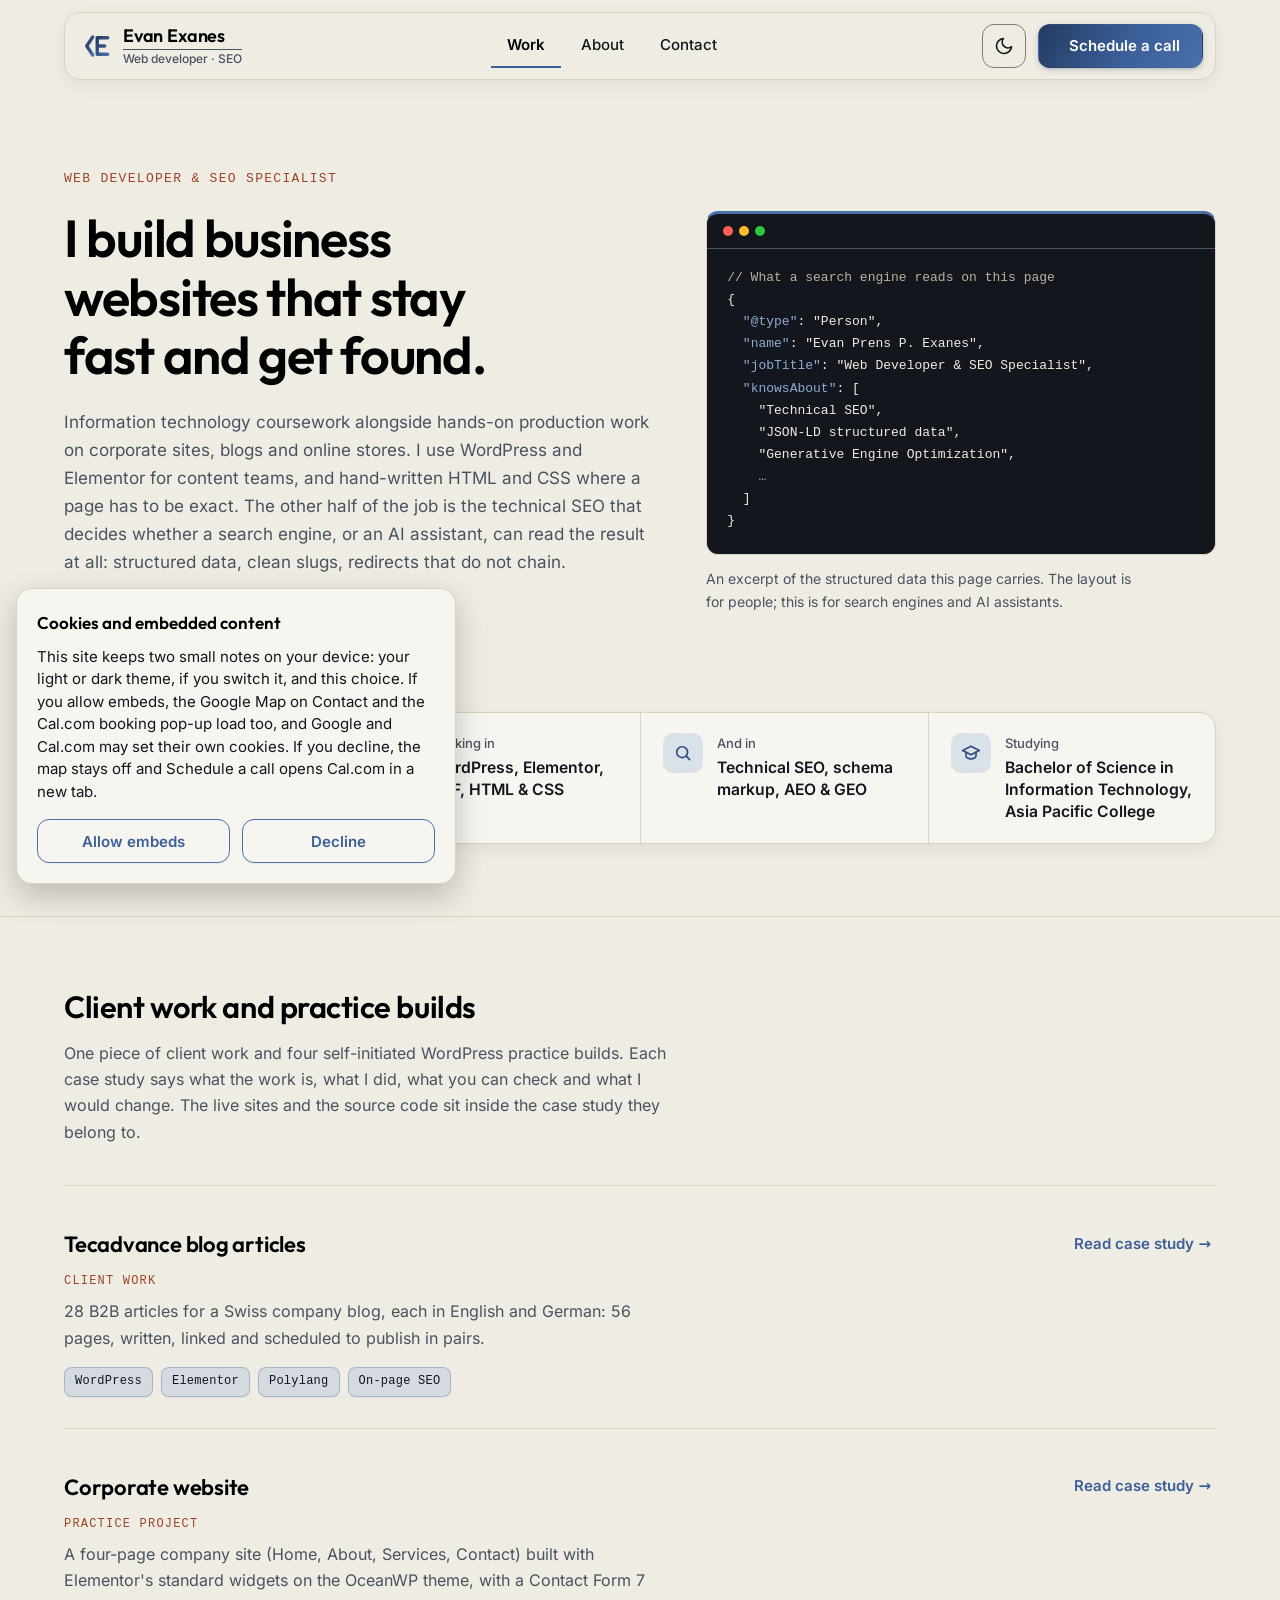
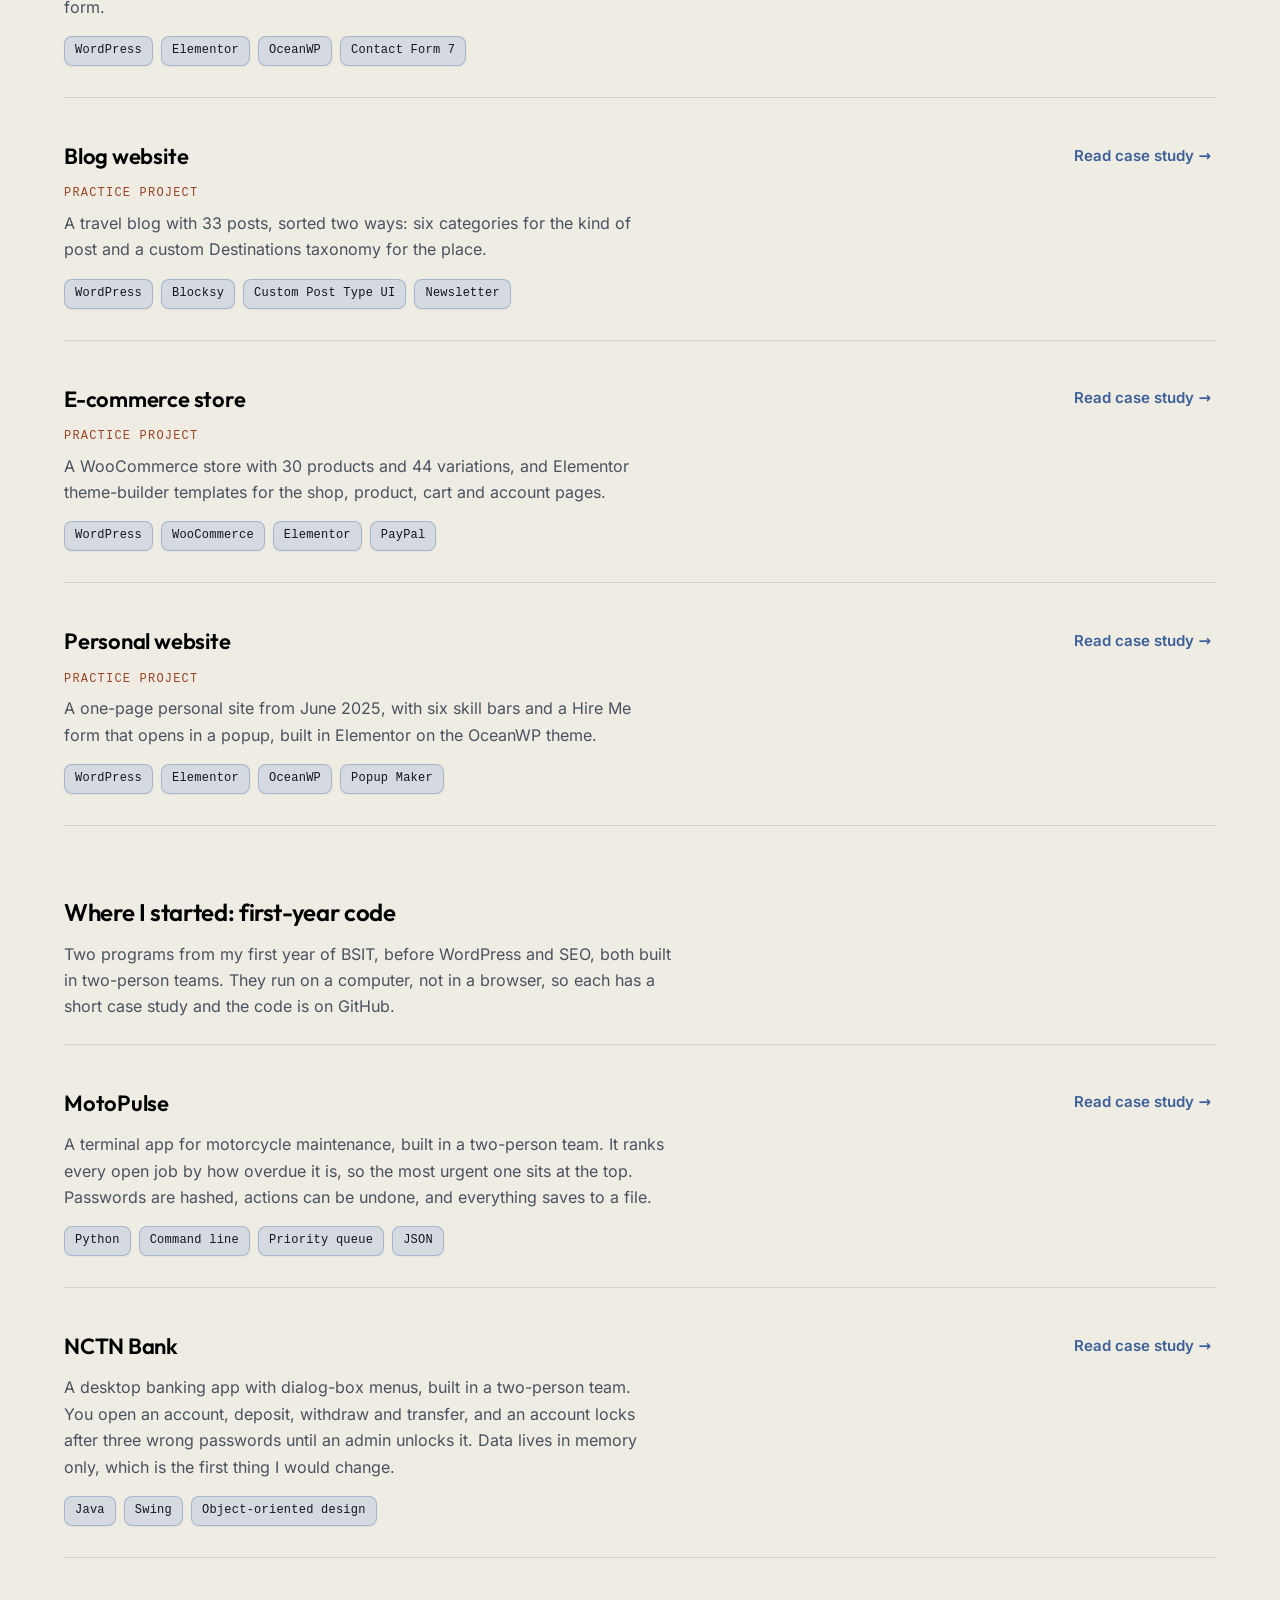
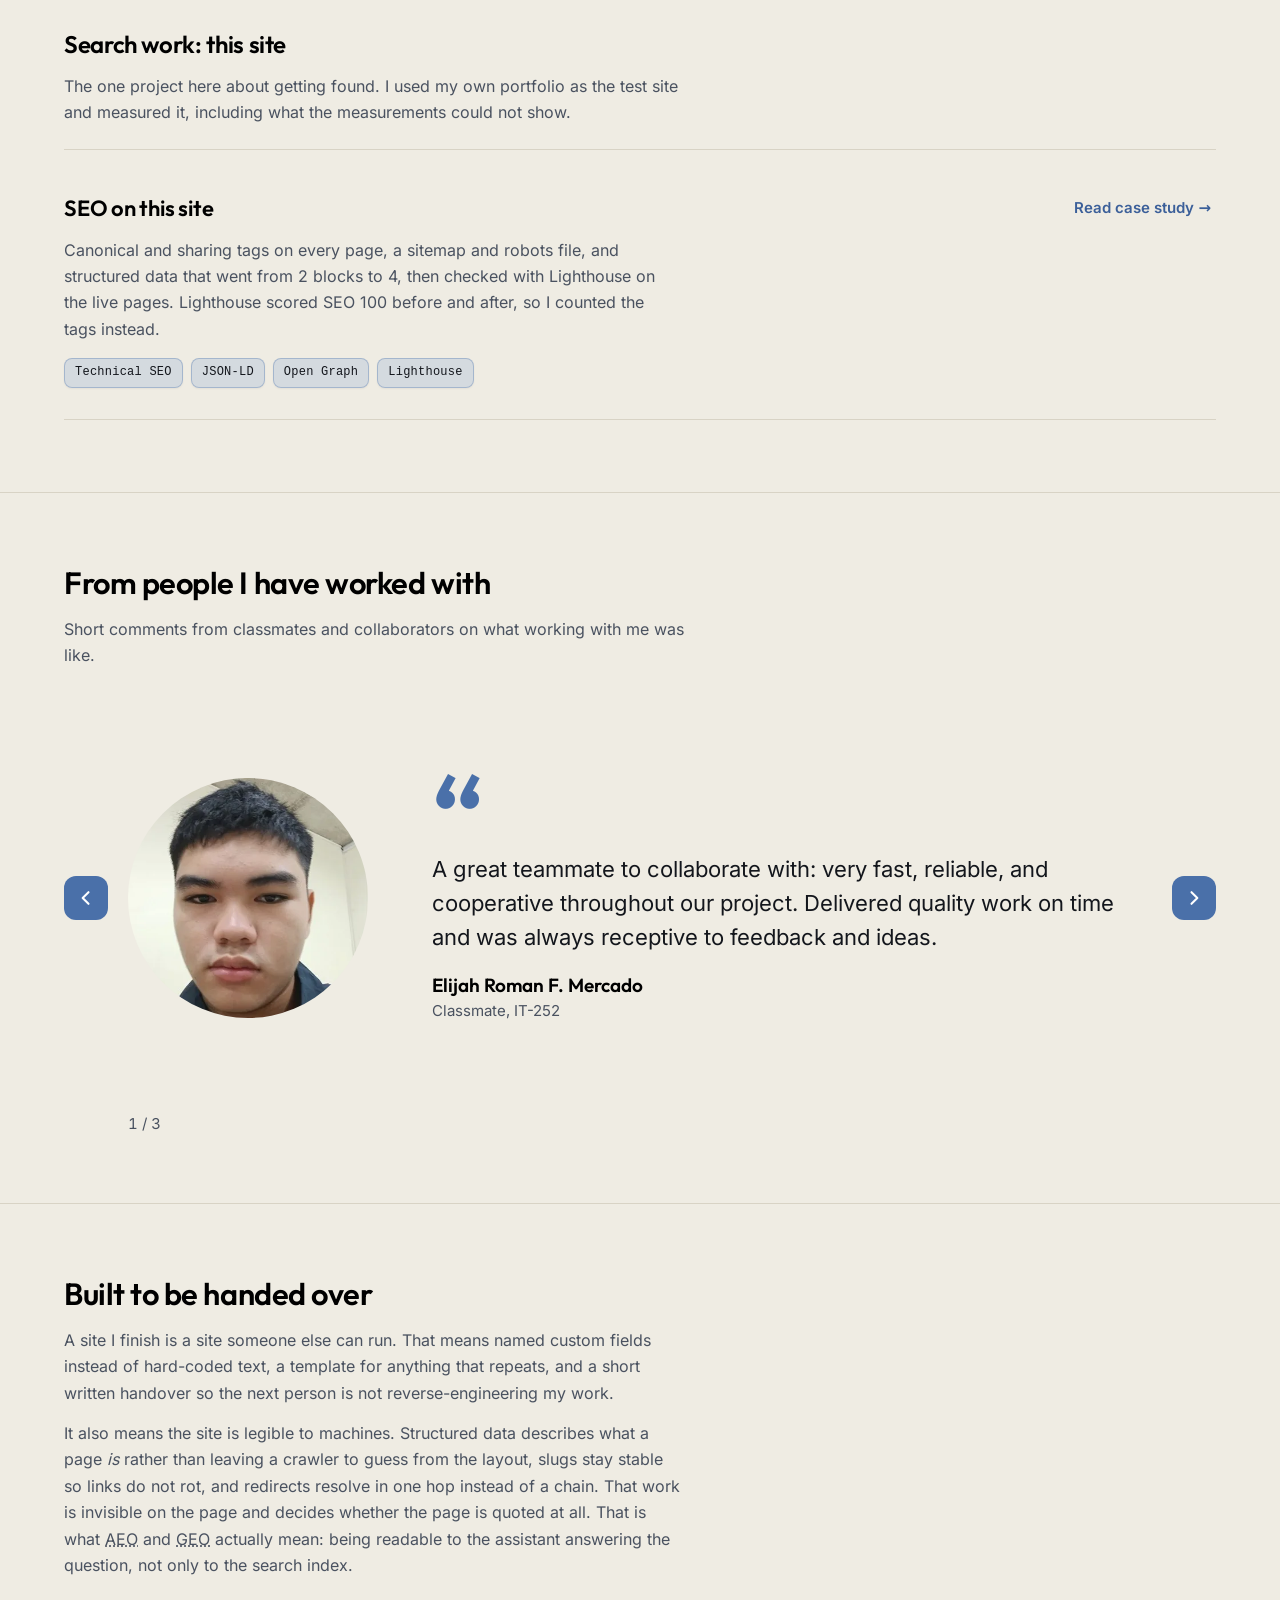
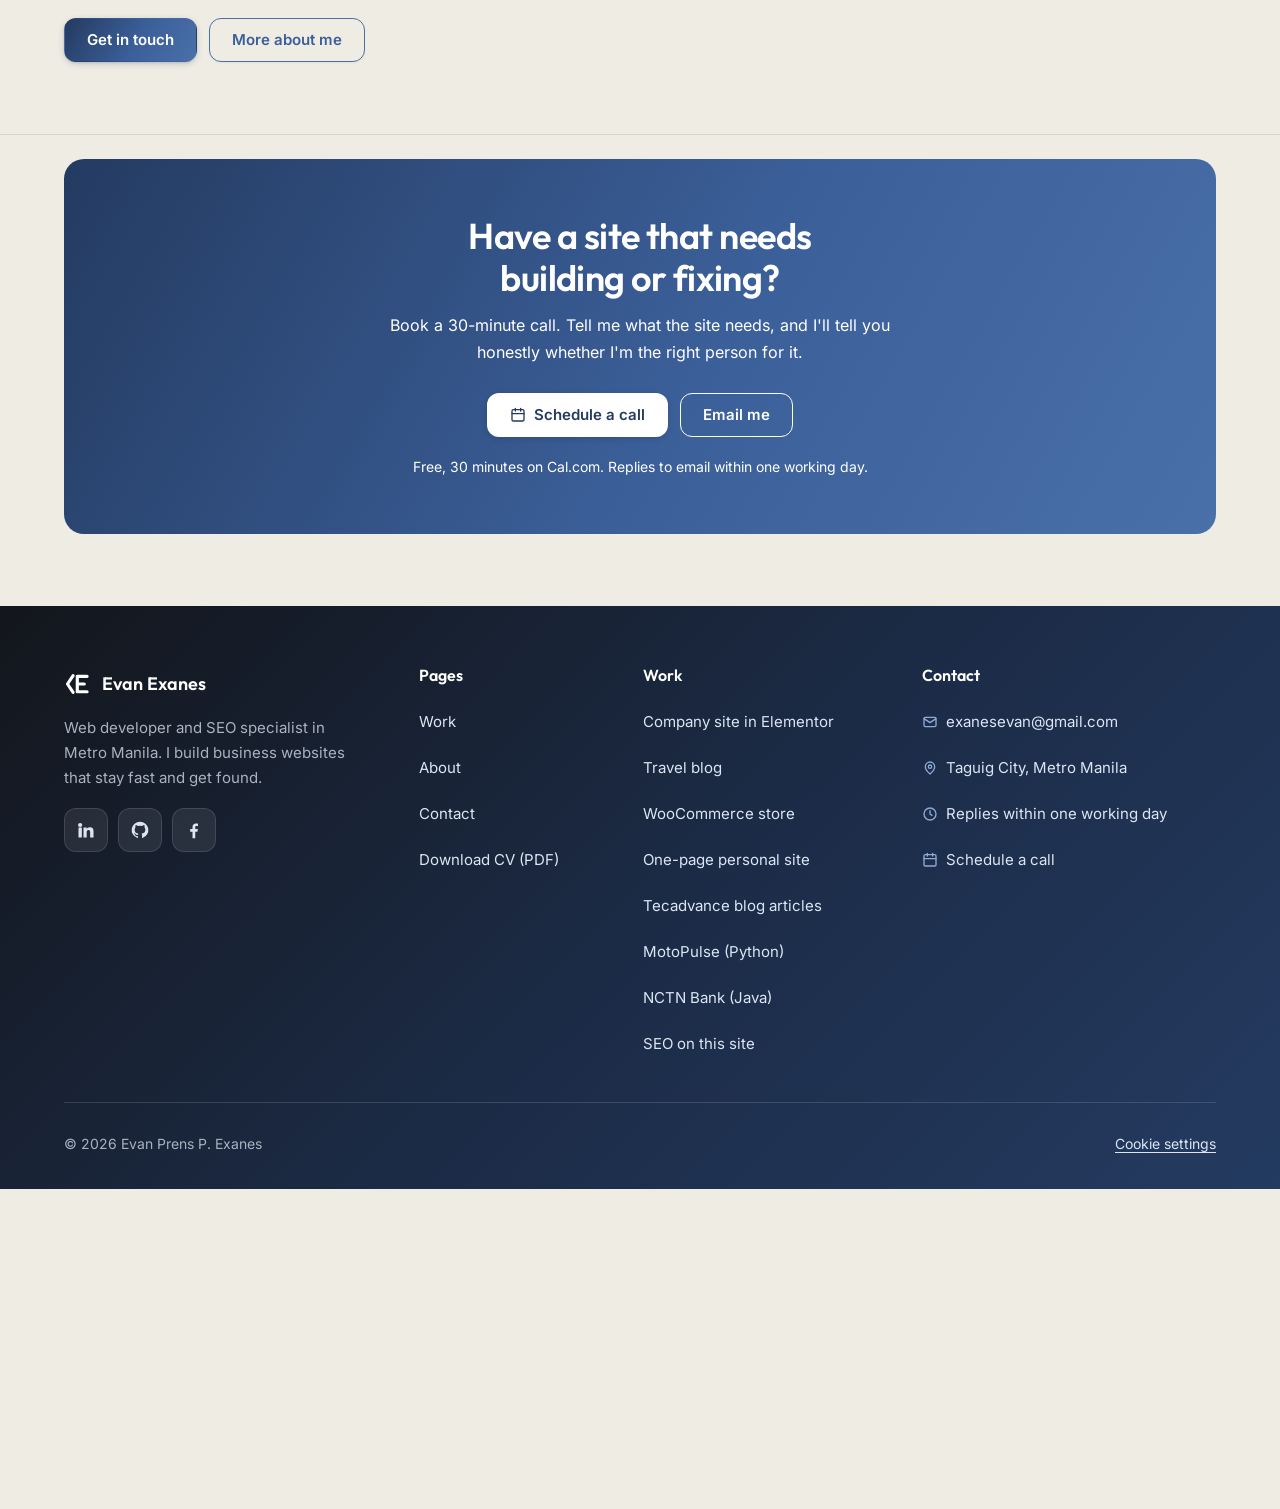
<file: index.html>
<!DOCTYPE html>
<!--
Program name: index.html
Description: Home page of Evan Exanes's portfolio: introduction, selected work and a
   link to each case study. Loads styles.css and script.js for the phone menu, theme
   switch and Quick answers panel.
Author: Exanes, Evan Prens
Date Compiled: 09/28/2026
======================================================================
Date           Description                      Programmer name
======================================================================
09/28/2026     Initial Implementation           EPPE
11/09/2026     Added file header                EPPE
11/09/2026     Added section comments           EPPE
======================================================================
-->
<html lang="en">
<head>
<meta charset="UTF-8">
<meta name="viewport" content="width=device-width, initial-scale=1.0">
<title>Evan Exanes — Web Developer &amp; SEO Specialist</title>
<meta name="description" content="Portfolio of Evan Prens P. Exanes. Business websites built to load fast, read clearly and keep working after launch — and structured so search engines and AI assistants can read them.">
<link rel="canonical" href="https://evanexanes.github.io/">
<meta property="og:type" content="website">
<meta property="og:site_name" content="Evan Exanes">
<meta property="og:title" content="Evan Exanes — Web Developer &amp; SEO Specialist">
<meta property="og:description" content="Portfolio of Evan Prens P. Exanes. Business websites built to load fast, read clearly and keep working after launch — and structured so search engines and AI assistants can read them.">
<meta property="og:url" content="https://evanexanes.github.io/">
<meta property="og:locale" content="en_PH">
<meta name="twitter:card" content="summary">
<meta name="google-site-verification" content="V8Ij0IRw4OIReeMF7ARoFBfzGRkun07FTJAzCcN3qXA">
<link rel="preload" href="assets/fonts/inter-latin.woff2" as="font" type="font/woff2" crossorigin>
<link rel="preload" href="assets/fonts/outfit-latin.woff2" as="font" type="font/woff2" crossorigin>
<link rel="stylesheet" href="styles.css">
<link rel="icon" href="assets/favicon.svg" type="image/svg+xml">
<!-- Theme before first paint, so a dark-theme visitor never sees a light flash.
     Order: stored choice, then ?theme=dark|light (used to capture frames),
     then the system preference. Storage can throw (private mode) — ignored. -->
<script>
(function () {
  var t = null;
  try { t = localStorage.getItem('theme'); } catch (e) {}
  var q = /[?&]theme=(dark|light)\b/.exec(location.search);
  if (q) { t = q[1]; }
  if (t !== 'dark' && t !== 'light') {
    t = window.matchMedia && matchMedia('(prefers-color-scheme: dark)').matches ? 'dark' : 'light';
  }
  document.documentElement.setAttribute('data-theme', t);
})();
</script>
<script type="application/ld+json">
{
  "@context": "https://schema.org",
  "@type": "WebSite",
  "name": "Evan Exanes",
  "alternateName": "Evan Prens P. Exanes",
  "url": "https://evanexanes.github.io/",
  "publisher": {
    "@id": "https://evanexanes.github.io/#person"
  }
}
</script>
</head>
<body>

<a class="skip-link" href="#main">Skip to main content</a>

<!-- Site header: logo, the three main links, the theme switch and the hamburger button used on phones. -->
<header class="site-header">
  <div class="container header-inner">
    <a class="wordmark" href="index.html" aria-label="Evan Exanes, Web developer · SEO — home">
      <svg class="logo-mark" viewBox="0 0 40 40" aria-hidden="true" focusable="false">
        <defs>
          <linearGradient id="logo-grad-light" x1="0" y1="0" x2="1" y2="1"><stop offset="0" stop-color="#243B61"/><stop offset="1" stop-color="#4A70A9"/></linearGradient>
          <linearGradient id="logo-grad-dark" x1="0" y1="0" x2="1" y2="1"><stop offset="0" stop-color="#8FABD4"/><stop offset="1" stop-color="#DCE6F3"/></linearGradient>
        </defs>
        <path d="M13 8 L5 20 L13 32"/><path d="M19 9h14M19 20h10M19 31h14M19 9v22"/>
      </svg>
      <span class="wordmark-text"><span class="wordmark-name">Evan Exanes</span><span class="wordmark-sub">Web developer · SEO</span></span>
    </a>

    <!-- Main navigation for wide screens. -->
    <nav class="site-nav" aria-label="Main">
      <a href="index.html#work" aria-current="page">Work</a>
      <a href="06-about.html">About</a>
      <a href="07-contact.html">Contact</a>
    </nav>

    <div class="header-cta">
      <button class="theme-toggle" type="button" data-theme-toggle aria-pressed="false" aria-label="Dark theme">
        <svg class="icon-moon" viewBox="0 0 24 24" fill="none" stroke="currentColor" stroke-width="2" stroke-linecap="round" stroke-linejoin="round" aria-hidden="true" focusable="false"><path d="M21 12.8A9 9 0 1 1 11.2 3a7 7 0 0 0 9.8 9.8z"/></svg>
        <svg class="icon-sun" viewBox="0 0 24 24" fill="none" stroke="currentColor" stroke-width="2" stroke-linecap="round" stroke-linejoin="round" aria-hidden="true" focusable="false"><circle cx="12" cy="12" r="4"/><path d="M12 2v2M12 20v2M4.9 4.9l1.4 1.4M17.7 17.7l1.4 1.4M2 12h2M20 12h2M4.9 19.1l1.4-1.4M17.7 6.3l1.4-1.4"/></svg>
      </button>
      <a class="btn btn-primary" href="https://cal.com/evan-exanes/30min" target="_blank" rel="noopener noreferrer" data-cal-link="evan-exanes/30min" data-cal-namespace="30min" data-cal-config='{"layout":"month_view"}'><svg viewBox="0 0 24 24" fill="none" stroke="currentColor" stroke-width="2" stroke-linecap="round" stroke-linejoin="round" aria-hidden="true" focusable="false"><rect x="3" y="4" width="18" height="17" rx="2"/><path d="M16 2v4M8 2v4M3 10h18"/></svg>Schedule a call<span class="visually-hidden"> (opens a booking calendar in a pop-up or a new tab)</span></a>
    </div>

    <button class="nav-toggle" id="nav-toggle" type="button" aria-expanded="false" aria-controls="site-drawer" aria-label="Open menu">
      <span class="bar"></span><span class="bar"></span><span class="bar"></span>
    </button>
  </div>
</header>
<!-- Phone menu: a dimmed backdrop and the drawer. script.js opens and closes both. -->
<div class="drawer-shade" id="drawer-shade" hidden></div>
<div class="site-drawer" id="site-drawer" role="dialog" aria-modal="true" aria-label="Menu" hidden>
  <div class="drawer-top">
    <a class="wordmark drawer-wordmark" href="index.html" aria-label="Evan Exanes, Web developer · SEO — home"><svg class="logo-mark" viewBox="0 0 40 40" aria-hidden="true" focusable="false"><path d="M13 8 L5 20 L13 32"/><path d="M19 9h14M19 20h10M19 31h14M19 9v22"/></svg><span class="wordmark-text"><span class="wordmark-name">Evan Exanes</span><span class="wordmark-sub">Web developer · SEO</span></span></a>
    <button class="drawer-close" type="button" aria-label="Close menu" data-drawer-close><svg viewBox="0 0 24 24" fill="none" stroke="currentColor" stroke-width="2" stroke-linecap="round" aria-hidden="true" focusable="false"><path d="M6 6l12 12M18 6L6 18"/></svg></button>
  </div>
  <nav class="drawer-nav" aria-label="Main">
    <a href="index.html#work" aria-current="page">Work</a>
    <a href="06-about.html">About</a>
    <a href="07-contact.html">Contact</a>
  </nav>
  <div class="drawer-actions">
    <a class="btn btn-light" href="https://cal.com/evan-exanes/30min" target="_blank" rel="noopener noreferrer" data-cal-link="evan-exanes/30min" data-cal-namespace="30min" data-cal-config='{"layout":"month_view"}'><svg viewBox="0 0 24 24" fill="none" stroke="currentColor" stroke-width="2" stroke-linecap="round" stroke-linejoin="round" aria-hidden="true" focusable="false"><rect x="3" y="4" width="18" height="17" rx="2"/><path d="M16 2v4M8 2v4M3 10h18"/></svg>Schedule a call<span class="visually-hidden"> (opens a booking calendar in a pop-up or a new tab)</span></a>
    <a class="btn btn-outline-light" href="assets/Evan_Exanes_CV.pdf" download="Evan_Exanes_CV.pdf"><svg viewBox="0 0 24 24" fill="none" stroke="currentColor" stroke-width="2" stroke-linecap="round" stroke-linejoin="round" aria-hidden="true" focusable="false"><path d="M12 4v11M7 10l5 5 5-5M5 20h14"/></svg>Download CV (PDF)</a>
  </div>
  <button class="drawer-theme" type="button" data-theme-toggle aria-pressed="false"><span>Dark theme</span><span class="drawer-switch" aria-hidden="true"></span></button>
</div>
<!-- /site-drawer -->

<!-- Main content. The skip link at the top of the page jumps here. -->
<main id="main">

  <!-- Home hero: the one-line intro, the main buttons and a code window that shows the page's own structured data. -->
  <section class="hero">
    <div class="container">
      <div class="hero-grid">
      <div class="hero-copy">
      <p class="hero-role">Web developer &amp; SEO specialist</p>

      <!-- IA v2: "Opens with a one-line intro." -->
      <h1 class="hero-intro">I build business websites that stay fast and get found.</h1>

      <p class="hero-support">
        Information technology coursework alongside hands-on production work on corporate
        sites, blogs and online stores. I use WordPress and Elementor for content teams, and
        hand-written HTML and CSS where a page has to be exact. The other half of the job is
        the technical SEO that decides whether a search engine, or an AI assistant, can read
        the result at all: structured data, clean slugs, redirects that do not chain.
      </p>

      <div class="hero-actions">
        <a class="btn btn-primary" href="assets/Evan_Exanes_CV.pdf" download="Evan_Exanes_CV.pdf">Download CV (PDF)</a>
        <a class="btn btn-secondary" href="#work">See the work</a>
      </div>
      </div>

      <!-- Wednesday revision R1: the right half of the hero at 1280 px was empty.
           It now carries the proof of the second half of the one-line intro
           ("and get found"): an excerpt of the Person JSON-LD this page really
           ships, copied from the script block at the foot of this file. Not a
           chart box — it is evidence inside the Home intro, not a new branch. -->
      <figure class="hero-proof">
        <div class="code-window">
          <div class="code-bar" aria-hidden="true"><span></span><span></span><span></span></div>
          <pre><code><span class="c">// What a search engine reads on this page</span>
{
  <span class="k">"@type"</span>: <span class="v">"Person"</span>,
  <span class="k">"name"</span>: <span class="v">"Evan Prens P. Exanes"</span>,
  <span class="k">"jobTitle"</span>: <span class="v">"Web Developer &amp; SEO Specialist"</span>,
  <span class="k">"knowsAbout"</span>: [
    <span class="v">"Technical SEO"</span>,
    <span class="v">"JSON-LD structured data"</span>,
    <span class="v">"Generative Engine Optimization"</span>,
    <span class="c">…</span>
  ]
}</code></pre>
        </div>
        <figcaption>An excerpt of the structured data this page carries. The layout is for people; this is for search engines and AI assistants.</figcaption>
      </figure>
      </div>

      <dl class="hero-meta">
        <div>
          <dt>Based in</dt>
          <dd>Metro Manila, Philippines</dd>
        </div>
        <div>
          <dt>Working in</dt>
          <dd>WordPress, Elementor, ACF, HTML &amp; CSS</dd>
        </div>
        <div>
          <dt>And in</dt>
          <dd>Technical SEO, schema markup, AEO &amp; GEO</dd>
        </div>
        <div>
          <dt>Studying</dt>
          <dd>Bachelor of Science in Information Technology, Asia Pacific College</dd>
        </div>
      </dl>
    </div>
  </section>

  <!-- ==================================================================
       IA v2 — WORK branch. Three case studies, strongest project first.
       Live-site and code links are deliberately NOT on these rows: peer
       revision 2 moved them inside each case study so every project has
       exactly one home.
       ================================================================== -->
  <!-- Work: client work and practice builds, then the first-year code projects. -->
  <section class="section" id="work">
    <div class="container">
      <div class="section-head">
        <h2 class="section-title">Client work and practice builds</h2>
        <p class="section-lede">
          One piece of client work and four self-initiated WordPress practice builds. Each
          case study says what the work is, what I did, what you can check and what I would
          change. The live sites and the source code sit inside the case study they belong to.
        </p>
      </div>

      <div class="work-list">

        <article class="work-item">
          <div>
            <h3 class="work-title"><a href="08-case-study-tecadvance-blog.html">Tecadvance blog articles</a></h3>
            <p class="work-tag">Client work</p>
            <p class="work-summary">
              28 B2B articles for a Swiss company blog, each in English and German: 56 pages,
              written, linked and scheduled to publish in pairs.
            </p>
            <ul class="stack">
              <li>WordPress</li><li>Elementor</li><li>Polylang</li><li>On-page SEO</li>
            </ul>
          </div>
          <p class="work-action"><a class="btn btn-ghost" href="08-case-study-tecadvance-blog.html">Read case study →</a></p>
        </article>

        <article class="work-item">
          <div>
            <h3 class="work-title"><a href="02-case-study-corporate.html">Corporate website</a></h3>
            <p class="work-tag">Practice project</p>
            <p class="work-summary">
              A four-page company site (Home, About, Services, Contact) built with
              Elementor's standard widgets on the OceanWP theme, with a Contact Form 7 form.
            </p>
            <ul class="stack">
              <li>WordPress</li><li>Elementor</li><li>OceanWP</li><li>Contact Form 7</li>
            </ul>
          </div>
          <p class="work-action"><a class="btn btn-ghost" href="02-case-study-corporate.html">Read case study →</a></p>
        </article>

        <article class="work-item">
          <div>
            <h3 class="work-title"><a href="03-case-study-blog.html">Blog website</a></h3>
            <p class="work-tag">Practice project</p>
            <p class="work-summary">
              A travel blog with 33 posts, sorted two ways: six categories for the kind of
              post and a custom Destinations taxonomy for the place.
            </p>
            <ul class="stack">
              <li>WordPress</li><li>Blocksy</li><li>Custom Post Type UI</li><li>Newsletter</li>
            </ul>
          </div>
          <p class="work-action"><a class="btn btn-ghost" href="03-case-study-blog.html">Read case study →</a></p>
        </article>

        <article class="work-item">
          <div>
            <h3 class="work-title"><a href="04-case-study-ecommerce.html">E-commerce store</a></h3>
            <p class="work-tag">Practice project</p>
            <p class="work-summary">
              A WooCommerce store with 30 products and 44 variations, and Elementor
              theme-builder templates for the shop, product, cart and account pages.
            </p>
            <ul class="stack">
              <li>WordPress</li><li>WooCommerce</li><li>Elementor</li><li>PayPal</li>
            </ul>
          </div>
          <p class="work-action"><a class="btn btn-ghost" href="04-case-study-ecommerce.html">Read case study →</a></p>
        </article>

        <article class="work-item">
          <div>
            <h3 class="work-title"><a href="05-case-study-personal.html">Personal website</a></h3>
            <p class="work-tag">Practice project</p>
            <p class="work-summary">
              A one-page personal site from June 2025, with six skill bars and a Hire Me form
              that opens in a popup, built in Elementor on the OceanWP theme.
            </p>
            <ul class="stack">
              <li>WordPress</li><li>Elementor</li><li>OceanWP</li><li>Popup Maker</li>
            </ul>
          </div>
          <p class="work-action"><a class="btn btn-ghost" href="05-case-study-personal.html">Read case study →</a></p>
        </article>

      </div>

      <!-- First-year code projects (Python, Java). Still the WORK branch of IA v2: a sub-block,
           not a menu item or a page. Source lives on GitHub; no live demo exists because both
           run in a console or a desktop window. -->
      <div class="section-head work-sub" id="first-year">
        <h3 class="section-title">Where I started: first-year code</h3>
        <p class="section-lede">
          Two programs from my first year of BSIT, before WordPress and SEO, both built in
          two-person teams. They run on a computer, not in a browser, so each has a short case study
          and the code is on GitHub.
        </p>
      </div>

      <div class="work-list">

        <article class="work-item">
          <div>
            <h4 class="work-title"><a href="09-case-study-motopulse.html">MotoPulse</a></h4>
            <p class="work-summary work-summary--code">
              A terminal app for motorcycle maintenance, built in a two-person team. It ranks every
              open job by how overdue it is, so the most urgent one sits at the top. Passwords
              are hashed, actions can be undone, and everything saves to a file.
            </p>
            <ul class="stack">
              <li>Python</li><li>Command line</li><li>Priority queue</li><li>JSON</li>
            </ul>
          </div>
          <p class="work-action"><a class="btn btn-ghost" href="09-case-study-motopulse.html">Read case study →</a></p>
        </article>

        <article class="work-item">
          <div>
            <h4 class="work-title"><a href="10-case-study-nctn-bank.html">NCTN Bank</a></h4>
            <p class="work-summary work-summary--code">
              A desktop banking app with dialog-box menus, built in a two-person team. You open an
              account, deposit, withdraw and transfer, and an account locks after three wrong
              passwords until an admin unlocks it. Data lives in memory only, which is the first
              thing I would change.
            </p>
            <ul class="stack">
              <li>Java</li><li>Swing</li><li>Object-oriented design</li>
            </ul>
          </div>
          <p class="work-action"><a class="btn btn-ghost" href="10-case-study-nctn-bank.html">Read case study →</a></p>
        </article>

      </div>

      <div class="section-head work-sub" id="seo-on-this-site">
        <h3 class="section-title">Search work: this site</h3>
        <p class="section-lede">
          The one project here about getting found. I used my own portfolio as the test site and
          measured it, including what the measurements could not show.
        </p>
      </div>

      <div class="work-list">

        <article class="work-item">
          <div>
            <h4 class="work-title"><a href="11-case-study-seo.html">SEO on this site</a></h4>
            <p class="work-summary work-summary--seo">
              Canonical and sharing tags on every page, a sitemap and robots file, and structured
              data that went from 2 blocks to 4, then checked with Lighthouse on the live pages.
              Lighthouse scored SEO 100 before and after, so I counted the tags instead.
            </p>
            <ul class="stack">
              <li>Technical SEO</li><li>JSON-LD</li><li>Open Graph</li><li>Lighthouse</li>
            </ul>
          </div>
          <p class="work-action"><a class="btn btn-ghost" href="11-case-study-seo.html">Read case study →</a></p>
        </article>

      </div>
    </div>
  </section>

  <!-- Testimonials: a section of Home, not a fourth branch (IA v2 keeps three menu items).
       Quotes are the writers' own words. No star ratings and no Review or AggregateRating
       JSON-LD, because one writer gave no rating. Without script the slides stack as a list. -->
  <section class="section" id="testimonials" aria-labelledby="testimonials-title">
    <div class="container">
      <div class="section-head">
        <h2 class="section-title" id="testimonials-title">From people I have worked with</h2>
        <p class="section-lede">
          Short comments from classmates and collaborators on what working with me was like.
        </p>
      </div>

      <div class="t-stage" data-carousel data-interval="7000" role="region" aria-roledescription="carousel" aria-label="Testimonials">
        <button type="button" class="t-arrow t-prev" aria-label="Previous testimonial" hidden>
          <svg width="20" height="20" viewBox="0 0 24 24" fill="none" stroke="currentColor" stroke-width="2.5" stroke-linecap="round" stroke-linejoin="round" aria-hidden="true"><path d="M15 5l-7 7 7 7"/></svg>
        </button>

        <div class="t-viewport">
          <div class="t-track" aria-live="off">
            <figure class="t-slide" role="group" aria-roledescription="slide" aria-label="1 of 3">
              <img class="t-photo" src="assets/testimonials/elijah-mercado.webp" alt="Portrait of Elijah Roman F. Mercado" width="240" height="240" decoding="async">
              <span class="t-mark" aria-hidden="true">&ldquo;</span>
              <blockquote class="t-quote">
                <p>A great teammate to collaborate with: very fast, reliable, and cooperative throughout our project. Delivered quality work on time and was always receptive to feedback and ideas.</p>
              </blockquote>
              <figcaption class="t-who">
                <span class="t-name">Elijah Roman F. Mercado</span>
                <span class="t-role">Classmate, IT-252</span>
              </figcaption>
            </figure>

            <figure class="t-slide" role="group" aria-roledescription="slide" aria-label="2 of 3">
              <img class="t-photo" src="assets/testimonials/bludylan-pizarra.webp" alt="Portrait of Bludylan Cyrus A. Pizarra" width="240" height="240" decoding="async">
              <span class="t-mark" aria-hidden="true">&ldquo;</span>
              <blockquote class="t-quote">
                <p>Super easy to work with and always hits every deadline with top-tier work. You made the whole group project run smoothly from start to finish!</p>
              </blockquote>
              <figcaption class="t-who">
                <span class="t-name">Bludylan Cyrus A. Pizarra</span>
                <span class="t-role">Classmate, IT-252</span>
              </figcaption>
            </figure>

            <figure class="t-slide" role="group" aria-roledescription="slide" aria-label="3 of 3">
              <img class="t-photo" src="assets/testimonials/rhona-mae-prudenciado.webp" alt="Portrait of Rhona-mae P. Prudenciado" width="240" height="240" decoding="async">
              <span class="t-mark" aria-hidden="true">&ldquo;</span>
              <blockquote class="t-quote">
                <p>Working with you was a great experience. You consistently brought strong user-centered design thinking, dedication, and clear communication to our team's workflow. One thing that stood out was your ability to break down complex UX challenges and keep our design process focused and organized, which significantly helped us hit our project goals on time.</p>
              </blockquote>
              <figcaption class="t-who">
                <span class="t-name">Rhona-mae P. Prudenciado</span>
                <span class="t-role">Classmate, IT-252</span>
              </figcaption>
            </figure>
          </div>
        </div>

        <button type="button" class="t-arrow t-next" aria-label="Next testimonial" hidden>
          <svg width="20" height="20" viewBox="0 0 24 24" fill="none" stroke="currentColor" stroke-width="2.5" stroke-linecap="round" stroke-linejoin="round" aria-hidden="true"><path d="M9 5l7 7-7 7"/></svg>
        </button>

        <p class="t-count" aria-hidden="true" hidden>1 / 3</p>
      </div>
    </div>
  </section>

  <!-- Built to be handed over: how a finished site stays easy to run and easy for search engines to read. -->
  <section class="section">
    <div class="container">
      <div class="section-head">
        <h2 class="section-title">Built to be handed over</h2>
        <p class="section-lede">
          A site I finish is a site someone else can run. That means named custom fields
          instead of hard-coded text, a template for anything that repeats, and a short
          written handover so the next person is not reverse-engineering my work.
        </p>
        <p class="section-lede">
          It also means the site is legible to machines. Structured data describes what a page
          <em>is</em> rather than leaving a crawler to guess from the layout, slugs stay stable
          so links do not rot, and redirects resolve in one hop instead of a chain. That work is
          invisible on the page and decides whether the page is quoted at all. That is what
          <abbr title="Answer Engine Optimization">AEO</abbr> and
          <abbr title="Generative Engine Optimization">GEO</abbr> actually mean: being readable
          to the assistant answering the question, not only to the search index.
        </p>
      </div>
      <p class="hero-actions">
        <a class="btn btn-primary" href="07-contact.html">Get in touch</a>
        <a class="btn btn-secondary" href="06-about.html">More about me</a>
      </p>
    </div>
  </section>


  <!-- Closing card: a prompt to get in touch. -->
  <section class="closing-cta" aria-labelledby="closing-cta-title">
    <div class="container">
      <div class="cta-card">
        <h2 class="cta-title" id="closing-cta-title">Have a site that needs building or fixing?</h2>
        <p class="cta-body">Book a 30-minute call. Tell me what the site needs, and I'll tell you honestly whether I'm the right person for it.</p>
        <div class="cta-actions">
          <a class="btn btn-light" href="https://cal.com/evan-exanes/30min" target="_blank" rel="noopener noreferrer" data-cal-link="evan-exanes/30min" data-cal-namespace="30min" data-cal-config='{"layout":"month_view"}'><svg viewBox="0 0 24 24" fill="none" stroke="currentColor" stroke-width="2" stroke-linecap="round" stroke-linejoin="round" aria-hidden="true" focusable="false"><rect x="3" y="4" width="18" height="17" rx="2"/><path d="M16 2v4M8 2v4M3 10h18"/></svg>Schedule a call<span class="visually-hidden"> (opens a booking calendar in a pop-up or a new tab)</span></a>
          <a class="btn btn-outline-light" href="mailto:exanesevan@gmail.com">Email me</a>
        </div>
        <p class="cta-fine">Free, 30 minutes on Cal.com. Replies to email within one working day.</p>
      </div>
    </div>
  </section>

</main>

<!-- Site footer: page links, work links and contact details. -->
<footer class="site-footer">
  <div class="container">
    <div class="footer-columns">
      <div class="footer-about">
        <a class="footer-brand" href="index.html" aria-label="Evan Exanes — home">
          <svg class="logo-mark" viewBox="0 0 40 40" aria-hidden="true" focusable="false"><path d="M13 8 L5 20 L13 32"/><path d="M19 9h14M19 20h10M19 31h14M19 9v22"/></svg>
          <span>Evan Exanes</span>
        </a>
        <p class="footer-blurb">Web developer and SEO specialist in Metro Manila. I build business websites that stay fast and get found.</p>
        <ul class="social-list" aria-label="Social profiles">
          <li><a class="social-link" href="https://www.linkedin.com/in/evan-prens-exanes-409434378/" target="_blank" rel="noopener noreferrer" aria-label="LinkedIn (opens in a new tab)" title="LinkedIn"><svg viewBox="0 0 24 24" aria-hidden="true" focusable="false"><path fill="currentColor" d="M4.98 3.5a2.5 2.5 0 1 1 0 5 2.5 2.5 0 0 1 0-5zM3 9h4v12H3zM9 9h3.8v1.7h.05c.53-1 1.83-2.05 3.77-2.05C20.6 8.65 21 11.2 21 14.5V21h-4v-5.8c0-1.4 0-3.2-1.95-3.2S12.8 13.5 12.8 15.1V21H9z"/></svg></a></li>
          <li><a class="social-link" href="https://github.com/evanexanes" target="_blank" rel="noopener noreferrer" aria-label="GitHub (opens in a new tab)" title="GitHub"><svg viewBox="0 0 24 24" aria-hidden="true" focusable="false"><path fill="currentColor" d="M12 2a10 10 0 0 0-3.16 19.49c.5.09.68-.22.68-.48v-1.7c-2.78.6-3.37-1.34-3.37-1.34-.45-1.16-1.1-1.47-1.1-1.47-.9-.62.07-.6.07-.6 1 .07 1.53 1.03 1.53 1.03.89 1.53 2.34 1.09 2.91.83.09-.65.35-1.09.63-1.34-2.22-.25-4.56-1.11-4.56-4.94 0-1.09.39-1.98 1.03-2.68-.1-.25-.45-1.27.1-2.64 0 0 .84-.27 2.75 1.02a9.5 9.5 0 0 1 5 0c1.91-1.29 2.75-1.02 2.75-1.02.55 1.37.2 2.39.1 2.64.64.7 1.03 1.59 1.03 2.68 0 3.84-2.34 4.69-4.57 4.93.36.31.68.92.68 1.85v2.74c0 .27.18.58.69.48A10 10 0 0 0 12 2z"/></svg></a></li>
          <li><a class="social-link" href="https://www.facebook.com/eekswiii" target="_blank" rel="noopener noreferrer" aria-label="Facebook (opens in a new tab)" title="Facebook"><svg viewBox="0 0 24 24" aria-hidden="true" focusable="false"><path fill="currentColor" d="M13.5 22v-8h2.7l.4-3.2h-3.1V8.8c0-.9.3-1.5 1.6-1.5h1.7V4.4c-.3 0-1.3-.1-2.5-.1-2.5 0-4.1 1.5-4.1 4.2v2.3H7.4V14h2.8v8z"/></svg></a></li>
        </ul>
      </div>
      <!-- Footer link lists. -->
      <nav class="footer-nav-lists" aria-label="Footer">
        <div>
          <h2 class="footer-heading">Pages</h2>
          <ul class="footer-links">
            <li><a href="index.html#work">Work</a></li>
            <li><a href="06-about.html">About</a></li>
            <li><a href="07-contact.html">Contact</a></li>
            <li><a href="assets/Evan_Exanes_CV.pdf" download="Evan_Exanes_CV.pdf">Download CV (PDF)</a></li>
          </ul>
        </div>
        <div>
          <h2 class="footer-heading">Work</h2>
          <ul class="footer-links" data-footer-work>
            <li><a href="02-case-study-corporate.html">Company site in Elementor</a></li>
            <li><a href="03-case-study-blog.html">Travel blog</a></li>
            <li><a href="04-case-study-ecommerce.html">WooCommerce store</a></li>
            <li><a href="05-case-study-personal.html">One-page personal site</a></li>
            <li><a href="08-case-study-tecadvance-blog.html">Tecadvance blog articles</a></li>
            <li><a href="09-case-study-motopulse.html">MotoPulse (Python)</a></li>
            <li><a href="10-case-study-nctn-bank.html">NCTN Bank (Java)</a></li>
            <li><a href="11-case-study-seo.html">SEO on this site</a></li>
          </ul>
        </div>
      </nav>
      <div>
        <h2 class="footer-heading">Contact</h2>
        <ul class="footer-links footer-contact">
          <li><a href="mailto:exanesevan@gmail.com"><svg viewBox="0 0 24 24" fill="none" stroke="currentColor" stroke-width="2" stroke-linecap="round" stroke-linejoin="round" aria-hidden="true" focusable="false"><rect x="3" y="5" width="18" height="14" rx="2"/><path d="M3 7l9 6 9-6"/></svg>exanesevan@gmail.com</a></li>
          <li><svg viewBox="0 0 24 24" fill="none" stroke="currentColor" stroke-width="2" stroke-linecap="round" stroke-linejoin="round" aria-hidden="true" focusable="false"><path d="M12 21s-7-6.2-7-11a7 7 0 0 1 14 0c0 4.8-7 11-7 11z"/><circle cx="12" cy="10" r="2.5"/></svg>Taguig City, Metro Manila</li>
          <li><svg viewBox="0 0 24 24" fill="none" stroke="currentColor" stroke-width="2" stroke-linecap="round" stroke-linejoin="round" aria-hidden="true" focusable="false"><circle cx="12" cy="12" r="9"/><path d="M12 7v5l3 2"/></svg>Replies within one working day</li>
          <li><a href="https://cal.com/evan-exanes/30min" target="_blank" rel="noopener noreferrer" data-cal-link="evan-exanes/30min" data-cal-namespace="30min" data-cal-config='{"layout":"month_view"}'><svg viewBox="0 0 24 24" fill="none" stroke="currentColor" stroke-width="2" stroke-linecap="round" stroke-linejoin="round" aria-hidden="true" focusable="false"><rect x="3" y="4" width="18" height="17" rx="2"/><path d="M16 2v4M8 2v4M3 10h18"/></svg>Schedule a call<span class="visually-hidden"> (opens a booking calendar in a pop-up or a new tab)</span></a></li>
        </ul>
      </div>
    </div>
    <div class="footer-bottom">
      <p class="footer-note">© 2026 Evan Prens P. Exanes</p>
      <button type="button" class="footer-consent" data-consent-open hidden>Cookie settings</button>
      <a class="footer-top" href="#main">Back to top <span aria-hidden="true">↑</span></a>
    </div>
  </div>
</footer>

<script src="script.js"></script>
<!-- Person JSON-LD. Every value here is stated somewhere in the rendered pages;
     the profile URLs are read out of 07-contact.html rather than retyped. Structured
     data that contradicts the visible page is worse than none. -->
<script type="application/ld+json">
{
  "@context": "https://schema.org",
  "@type": "Person",
  "@id": "https://evanexanes.github.io/#person",
  "url": "https://evanexanes.github.io/",
  "name": "Evan Prens P. Exanes",
  "alternateName": "Evan Exanes",
  "jobTitle": "Web Developer & SEO Specialist",
  "email": "mailto:exanesevan@gmail.com",
  "address": {
    "@type": "PostalAddress",
    "addressLocality": "Metro Manila",
    "addressCountry": "PH"
  },
  "alumniOf": [
    {
      "@type": "CollegeOrUniversity",
      "name": "Asia Pacific College"
    },
    {
      "@type": "HighSchool",
      "name": "Monlimar Development Academy Inc."
    }
  ],
  "knowsAbout": [
    "WordPress",
    "Elementor",
    "Advanced Custom Fields",
    "HTML",
    "CSS",
    "Technical SEO",
    "Schema markup",
    "JSON-LD structured data",
    "Answer Engine Optimization",
    "Generative Engine Optimization",
    "Web accessibility (WCAG AA)",
    "Information architecture"
  ],
  "sameAs": [
    "https://www.linkedin.com/in/evan-prens-exanes-409434378/",
    "https://github.com/evanexanes",
    "https://www.facebook.com/eekswiii"
  ]
}
</script>

</body>
</html>
</file>
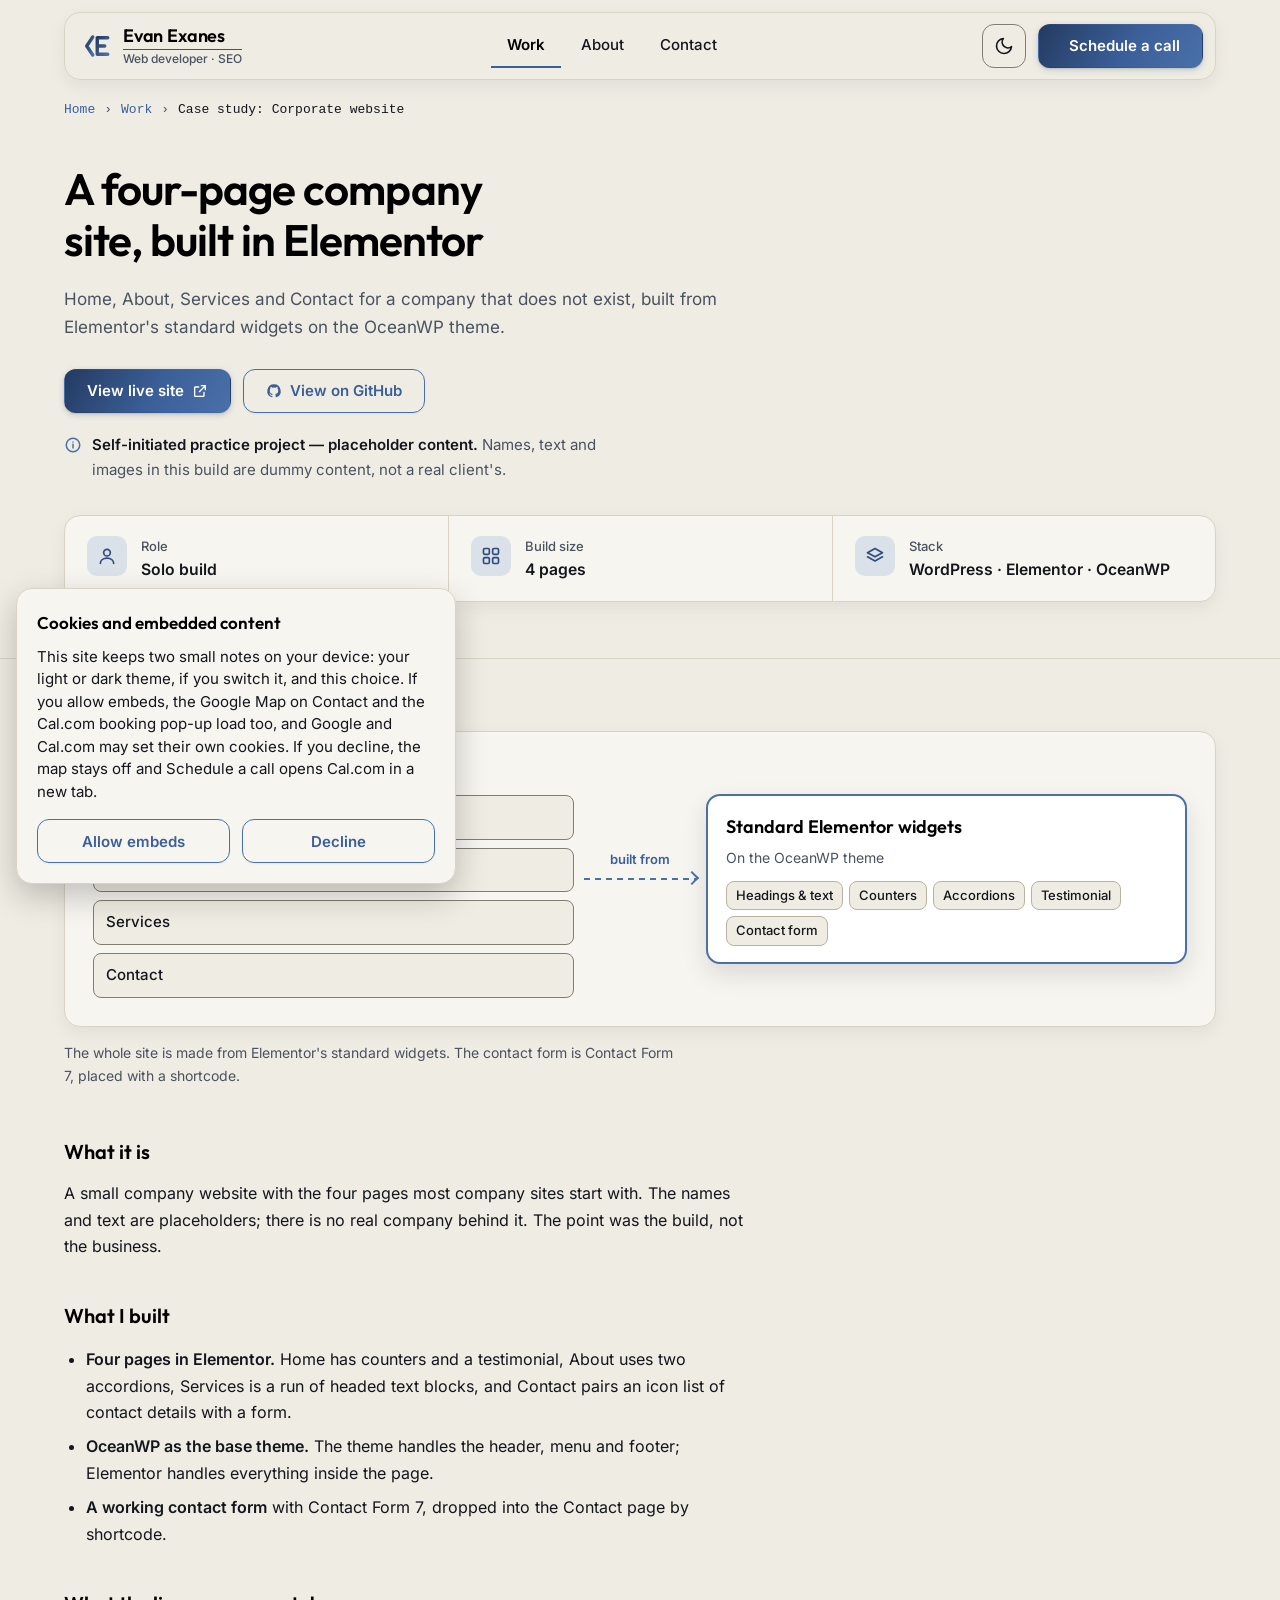
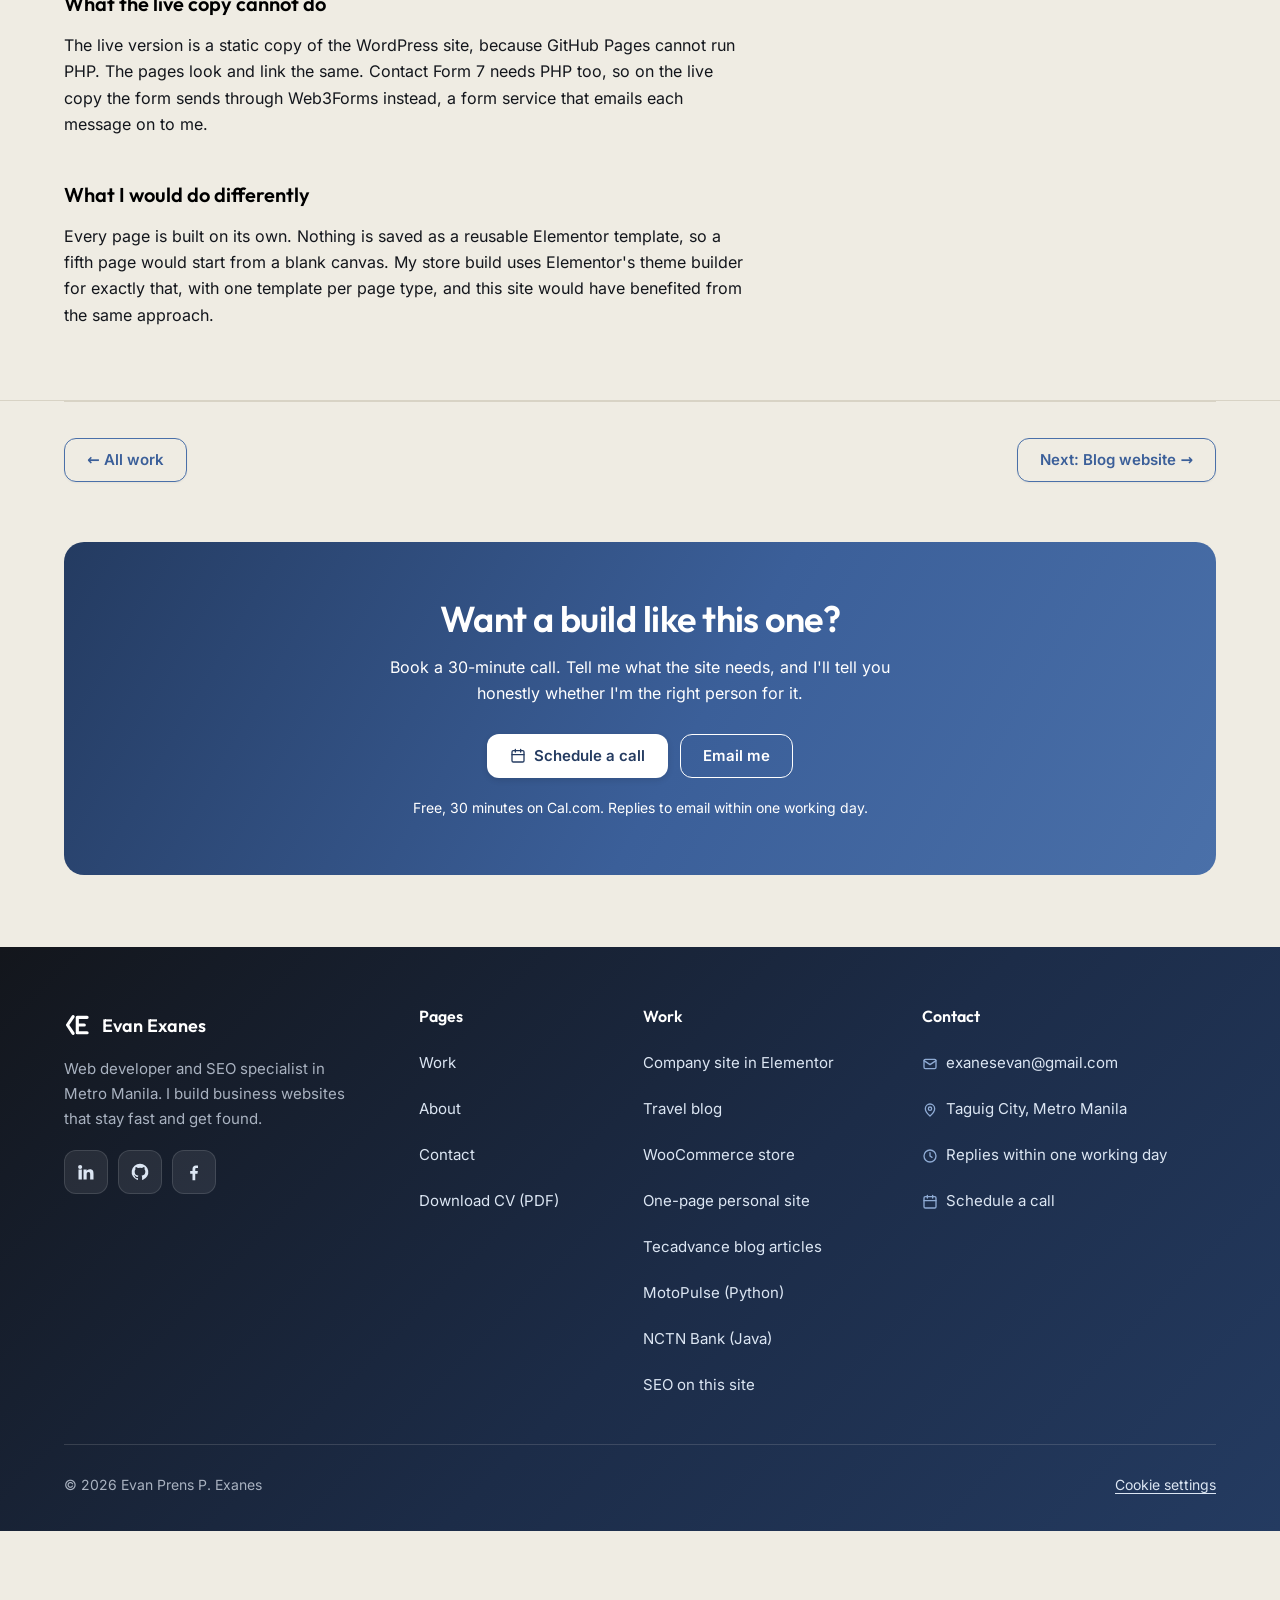
<file: 02-case-study-corporate.html>
<!DOCTYPE html>
<!--
Program name: 02-case-study-corporate.html
Description: Case study page for a four-page company website built in Elementor on
   the OceanWP theme, a self-initiated practice build. Links to the live demo.
Author: Exanes, Evan Prens
Date Compiled: 09/28/2026
======================================================================
Date           Description                      Programmer name
======================================================================
09/28/2026     Initial Implementation           EPPE
11/09/2026     Added file header                EPPE
11/09/2026     Added section comments           EPPE
======================================================================
-->
<html lang="en">
<head>
<meta charset="UTF-8">
<meta name="viewport" content="width=device-width, initial-scale=1.0">
<title>Case study: Corporate website — Evan Exanes</title>
<meta name="description" content="A four-page company website built with Elementor on the OceanWP theme: a self-initiated practice project with placeholder content.">
<link rel="canonical" href="https://evanexanes.github.io/02-case-study-corporate.html">
<meta property="og:type" content="website">
<meta property="og:site_name" content="Evan Exanes">
<meta property="og:title" content="Case study: Corporate website — Evan Exanes">
<meta property="og:description" content="A four-page company website built with Elementor on the OceanWP theme: a self-initiated practice project with placeholder content.">
<meta property="og:url" content="https://evanexanes.github.io/02-case-study-corporate.html">
<meta property="og:locale" content="en_PH">
<meta name="twitter:card" content="summary">
<link rel="preload" href="assets/fonts/inter-latin.woff2" as="font" type="font/woff2" crossorigin>
<link rel="preload" href="assets/fonts/outfit-latin.woff2" as="font" type="font/woff2" crossorigin>
<link rel="stylesheet" href="styles.css">
<link rel="icon" href="assets/favicon.svg" type="image/svg+xml">
<!-- Theme before first paint, so a dark-theme visitor never sees a light flash.
     Order: stored choice, then ?theme=dark|light (used to capture frames),
     then the system preference. Storage can throw (private mode) — ignored. -->
<script>
(function () {
  var t = null;
  try { t = localStorage.getItem('theme'); } catch (e) {}
  var q = /[?&]theme=(dark|light)\b/.exec(location.search);
  if (q) { t = q[1]; }
  if (t !== 'dark' && t !== 'light') {
    t = window.matchMedia && matchMedia('(prefers-color-scheme: dark)').matches ? 'dark' : 'light';
  }
  document.documentElement.setAttribute('data-theme', t);
})();
</script>
</head>
<body>

<a class="skip-link" href="#main">Skip to main content</a>

<!-- Site header: logo, the three main links, the theme switch and the hamburger button used on phones. -->
<header class="site-header">
  <div class="container header-inner">
    <a class="wordmark" href="index.html" aria-label="Evan Exanes, Web developer · SEO — home">
      <svg class="logo-mark" viewBox="0 0 40 40" aria-hidden="true" focusable="false">
        <defs>
          <linearGradient id="logo-grad-light" x1="0" y1="0" x2="1" y2="1"><stop offset="0" stop-color="#243B61"/><stop offset="1" stop-color="#4A70A9"/></linearGradient>
          <linearGradient id="logo-grad-dark" x1="0" y1="0" x2="1" y2="1"><stop offset="0" stop-color="#8FABD4"/><stop offset="1" stop-color="#DCE6F3"/></linearGradient>
        </defs>
        <path d="M13 8 L5 20 L13 32"/><path d="M19 9h14M19 20h10M19 31h14M19 9v22"/>
      </svg>
      <span class="wordmark-text"><span class="wordmark-name">Evan Exanes</span><span class="wordmark-sub">Web developer · SEO</span></span>
    </a>

    <!-- Main navigation for wide screens. -->
    <nav class="site-nav" aria-label="Main">
      <a href="index.html#work" aria-current="true">Work</a>
      <a href="06-about.html">About</a>
      <a href="07-contact.html">Contact</a>
    </nav>

    <div class="header-cta">
      <button class="theme-toggle" type="button" data-theme-toggle aria-pressed="false" aria-label="Dark theme">
        <svg class="icon-moon" viewBox="0 0 24 24" fill="none" stroke="currentColor" stroke-width="2" stroke-linecap="round" stroke-linejoin="round" aria-hidden="true" focusable="false"><path d="M21 12.8A9 9 0 1 1 11.2 3a7 7 0 0 0 9.8 9.8z"/></svg>
        <svg class="icon-sun" viewBox="0 0 24 24" fill="none" stroke="currentColor" stroke-width="2" stroke-linecap="round" stroke-linejoin="round" aria-hidden="true" focusable="false"><circle cx="12" cy="12" r="4"/><path d="M12 2v2M12 20v2M4.9 4.9l1.4 1.4M17.7 17.7l1.4 1.4M2 12h2M20 12h2M4.9 19.1l1.4-1.4M17.7 6.3l1.4-1.4"/></svg>
      </button>
      <a class="btn btn-primary" href="https://cal.com/evan-exanes/30min" target="_blank" rel="noopener noreferrer" data-cal-link="evan-exanes/30min" data-cal-namespace="30min" data-cal-config='{"layout":"month_view"}'><svg viewBox="0 0 24 24" fill="none" stroke="currentColor" stroke-width="2" stroke-linecap="round" stroke-linejoin="round" aria-hidden="true" focusable="false"><rect x="3" y="4" width="18" height="17" rx="2"/><path d="M16 2v4M8 2v4M3 10h18"/></svg>Schedule a call<span class="visually-hidden"> (opens a booking calendar in a pop-up or a new tab)</span></a>
    </div>

    <button class="nav-toggle" id="nav-toggle" type="button" aria-expanded="false" aria-controls="site-drawer" aria-label="Open menu">
      <span class="bar"></span><span class="bar"></span><span class="bar"></span>
    </button>
  </div>
</header>
<!-- Phone menu: a dimmed backdrop and the drawer. script.js opens and closes both. -->
<div class="drawer-shade" id="drawer-shade" hidden></div>
<div class="site-drawer" id="site-drawer" role="dialog" aria-modal="true" aria-label="Menu" hidden>
  <div class="drawer-top">
    <a class="wordmark drawer-wordmark" href="index.html" aria-label="Evan Exanes, Web developer · SEO — home"><svg class="logo-mark" viewBox="0 0 40 40" aria-hidden="true" focusable="false"><path d="M13 8 L5 20 L13 32"/><path d="M19 9h14M19 20h10M19 31h14M19 9v22"/></svg><span class="wordmark-text"><span class="wordmark-name">Evan Exanes</span><span class="wordmark-sub">Web developer · SEO</span></span></a>
    <button class="drawer-close" type="button" aria-label="Close menu" data-drawer-close><svg viewBox="0 0 24 24" fill="none" stroke="currentColor" stroke-width="2" stroke-linecap="round" aria-hidden="true" focusable="false"><path d="M6 6l12 12M18 6L6 18"/></svg></button>
  </div>
  <nav class="drawer-nav" aria-label="Main">
    <a href="index.html#work" aria-current="true">Work</a>
    <a href="06-about.html">About</a>
    <a href="07-contact.html">Contact</a>
  </nav>
  <div class="drawer-actions">
    <a class="btn btn-light" href="https://cal.com/evan-exanes/30min" target="_blank" rel="noopener noreferrer" data-cal-link="evan-exanes/30min" data-cal-namespace="30min" data-cal-config='{"layout":"month_view"}'><svg viewBox="0 0 24 24" fill="none" stroke="currentColor" stroke-width="2" stroke-linecap="round" stroke-linejoin="round" aria-hidden="true" focusable="false"><rect x="3" y="4" width="18" height="17" rx="2"/><path d="M16 2v4M8 2v4M3 10h18"/></svg>Schedule a call<span class="visually-hidden"> (opens a booking calendar in a pop-up or a new tab)</span></a>
    <a class="btn btn-outline-light" href="assets/Evan_Exanes_CV.pdf" download="Evan_Exanes_CV.pdf"><svg viewBox="0 0 24 24" fill="none" stroke="currentColor" stroke-width="2" stroke-linecap="round" stroke-linejoin="round" aria-hidden="true" focusable="false"><path d="M12 4v11M7 10l5 5 5-5M5 20h14"/></svg>Download CV (PDF)</a>
  </div>
  <button class="drawer-theme" type="button" data-theme-toggle aria-pressed="false"><span>Dark theme</span><span class="drawer-switch" aria-hidden="true"></span></button>
</div>
<!-- /site-drawer -->

<!-- Main content. The skip link at the top of the page jumps here. -->
<main id="main">

  <!-- Depth 2, exactly as the chart specifies: Home › Work › this case study. -->
  <div class="container">
    <nav class="breadcrumb" aria-label="Breadcrumb">
      <a href="index.html">Home</a> <span aria-hidden="true">›</span>
      <a href="index.html#work">Work</a> <span aria-hidden="true">›</span>
      <span aria-current="page">Case study: Corporate website</span>
    </nav>
  </div>

  <!-- Case study heading: title, summary and the live-site and source links. -->
  <section class="case-header">
    <div class="container">
      <h1 class="case-title">A four-page company site, built in Elementor</h1>
      <p class="case-lede">
        Home, About, Services and Contact for a company that does not exist, built from
        Elementor's standard widgets on the OceanWP theme.
      </p>

      <!-- Peer-test revision 2: the live site and the source code live HERE,
           inside the case study, not in a separate menu item. -->
      <div class="case-links">
        <a class="btn btn-primary" data-demo="live" href="https://evanexanes.github.io/corporate-website/">View live site<svg viewBox="0 0 24 24" fill="none" stroke="currentColor" stroke-width="2" stroke-linecap="round" stroke-linejoin="round" aria-hidden="true" focusable="false"><path d="M14 4h6v6M20 4l-9 9M18 14v5a1 1 0 0 1-1 1H5a1 1 0 0 1-1-1V7a1 1 0 0 1 1-1h5"/></svg></a>
        <a class="btn btn-secondary" data-demo="code" href="https://github.com/evanexanes/corporate-website"><svg viewBox="0 0 24 24" aria-hidden="true" focusable="false"><path fill="currentColor" d="M12 2a10 10 0 0 0-3.16 19.49c.5.09.68-.22.68-.48v-1.7c-2.78.6-3.37-1.34-3.37-1.34-.45-1.16-1.1-1.47-1.1-1.47-.9-.62.07-.6.07-.6 1 .07 1.53 1.03 1.53 1.03.89 1.53 2.34 1.09 2.91.83.09-.65.35-1.09.63-1.34-2.22-.25-4.56-1.11-4.56-4.94 0-1.09.39-1.98 1.03-2.68-.1-.25-.45-1.27.1-2.64 0 0 .84-.27 2.75 1.02a9.5 9.5 0 0 1 5 0c1.91-1.29 2.75-1.02 2.75-1.02.55 1.37.2 2.39.1 2.64.64.7 1.03 1.59 1.03 2.68 0 3.84-2.34 4.69-4.57 4.93.36.31.68.92.68 1.85v2.74c0 .27.18.58.69.48A10 10 0 0 0 12 2z"/></svg>View on GitHub</a>
      </div>

      <p class="case-note"><strong>Self-initiated practice project — placeholder content.</strong> Names, text and images in this build are dummy content, not a real client's.</p>

      <dl class="case-facts">
        <div>
          <dt>Role</dt>
          <dd>Solo build</dd>
        </div>
        <div>
          <dt>Build size</dt>
          <dd>4 pages</dd>
        </div>
        <div>
          <dt>Stack</dt>
          <dd>WordPress · Elementor · OceanWP</dd>
        </div>
      </dl>
    </div>
  </section>

  <!-- Case study body: the problem, the work, the outcome and what I would change. -->
  <section class="section">
    <div class="container">
      <!-- Relationship diagram: drawn in HTML and CSS from the numbers already stated in the text
           below. It is not a screenshot, so no client site, brand or repository is shown. -->
      <figure class="case-visual case-diagram">
        <div class="cd-grid"><div class="cd-side"><p class="cd-label">4 pages in one menu</p><ul class="cd-nodes"><li class="cd-node">Home</li><li class="cd-node">About</li><li class="cd-node">Services</li><li class="cd-node">Contact</li></ul></div><div class="cd-link"><span class="cd-link-label">built from</span></div><div class="cd-hub"><p class="cd-hub-title">Standard Elementor widgets</p><p class="cd-hub-detail">On the OceanWP theme</p><ul class="cd-chips"><li>Headings &amp; text</li><li>Counters</li><li>Accordions</li><li>Testimonial</li><li>Contact form</li></ul></div></div>
        <figcaption>The whole site is made from Elementor's standard widgets. The contact form is Contact Form 7, placed with a shortcode.</figcaption>
      </figure>

      <div class="prose">
        <h2>What it is</h2>
        <p>
          A small company website with the four pages most company sites start with. The
          names and text are placeholders; there is no real company behind it. The point was
          the build, not the business.
        </p>

        <h2>What I built</h2>
        <ul>
          <li>
            <strong>Four pages in Elementor.</strong> Home has counters and a testimonial,
            About uses two accordions, Services is a run of headed text blocks, and Contact
            pairs an icon list of contact details with a form.
          </li>
          <li>
            <strong>OceanWP as the base theme.</strong> The theme handles the header, menu
            and footer; Elementor handles everything inside the page.
          </li>
          <li>
            <strong>A working contact form</strong> with Contact Form 7, dropped into the
            Contact page by shortcode.
          </li>
        </ul>

        <h2>What the live copy cannot do</h2>
        <p>
          The live version is a static copy of the WordPress site, because GitHub Pages
          cannot run PHP. The pages look and link the same. Contact Form 7 needs PHP too,
          so on the live copy the form sends through Web3Forms instead, a form service that
          emails each message on to me.
        </p>

        <h2>What I would do differently</h2>
        <p>
          Every page is built on its own. Nothing is saved as a reusable Elementor template,
          so a fifth page would start from a blank canvas. My store build uses Elementor's
          theme builder for exactly that, with one template per page type, and this site
          would have benefited from the same approach.
        </p>
      </div>
    </div>
  </section>

  <div class="container">
    <!-- Links to the previous and next case study. -->
    <nav class="case-nav" aria-label="Case study navigation">
      <a class="btn btn-secondary" href="index.html#work">← All work</a>
      <a class="btn btn-secondary" href="03-case-study-blog.html">Next: Blog website →</a>
    </nav>
  </div>


  <!-- Closing card: a prompt to get in touch. -->
  <section class="closing-cta" aria-labelledby="closing-cta-title">
    <div class="container">
      <div class="cta-card">
        <h2 class="cta-title" id="closing-cta-title">Want a build like this one?</h2>
        <p class="cta-body">Book a 30-minute call. Tell me what the site needs, and I'll tell you honestly whether I'm the right person for it.</p>
        <div class="cta-actions">
          <a class="btn btn-light" href="https://cal.com/evan-exanes/30min" target="_blank" rel="noopener noreferrer" data-cal-link="evan-exanes/30min" data-cal-namespace="30min" data-cal-config='{"layout":"month_view"}'><svg viewBox="0 0 24 24" fill="none" stroke="currentColor" stroke-width="2" stroke-linecap="round" stroke-linejoin="round" aria-hidden="true" focusable="false"><rect x="3" y="4" width="18" height="17" rx="2"/><path d="M16 2v4M8 2v4M3 10h18"/></svg>Schedule a call<span class="visually-hidden"> (opens a booking calendar in a pop-up or a new tab)</span></a>
          <a class="btn btn-outline-light" href="mailto:exanesevan@gmail.com">Email me</a>
        </div>
        <p class="cta-fine">Free, 30 minutes on Cal.com. Replies to email within one working day.</p>
      </div>
    </div>
  </section>

</main>

<!-- Site footer: page links, work links and contact details. -->
<footer class="site-footer">
  <div class="container">
    <div class="footer-columns">
      <div class="footer-about">
        <a class="footer-brand" href="index.html" aria-label="Evan Exanes — home">
          <svg class="logo-mark" viewBox="0 0 40 40" aria-hidden="true" focusable="false"><path d="M13 8 L5 20 L13 32"/><path d="M19 9h14M19 20h10M19 31h14M19 9v22"/></svg>
          <span>Evan Exanes</span>
        </a>
        <p class="footer-blurb">Web developer and SEO specialist in Metro Manila. I build business websites that stay fast and get found.</p>
        <ul class="social-list" aria-label="Social profiles">
          <li><a class="social-link" href="https://www.linkedin.com/in/evan-prens-exanes-409434378/" target="_blank" rel="noopener noreferrer" aria-label="LinkedIn (opens in a new tab)" title="LinkedIn"><svg viewBox="0 0 24 24" aria-hidden="true" focusable="false"><path fill="currentColor" d="M4.98 3.5a2.5 2.5 0 1 1 0 5 2.5 2.5 0 0 1 0-5zM3 9h4v12H3zM9 9h3.8v1.7h.05c.53-1 1.83-2.05 3.77-2.05C20.6 8.65 21 11.2 21 14.5V21h-4v-5.8c0-1.4 0-3.2-1.95-3.2S12.8 13.5 12.8 15.1V21H9z"/></svg></a></li>
          <li><a class="social-link" href="https://github.com/evanexanes" target="_blank" rel="noopener noreferrer" aria-label="GitHub (opens in a new tab)" title="GitHub"><svg viewBox="0 0 24 24" aria-hidden="true" focusable="false"><path fill="currentColor" d="M12 2a10 10 0 0 0-3.16 19.49c.5.09.68-.22.68-.48v-1.7c-2.78.6-3.37-1.34-3.37-1.34-.45-1.16-1.1-1.47-1.1-1.47-.9-.62.07-.6.07-.6 1 .07 1.53 1.03 1.53 1.03.89 1.53 2.34 1.09 2.91.83.09-.65.35-1.09.63-1.34-2.22-.25-4.56-1.11-4.56-4.94 0-1.09.39-1.98 1.03-2.68-.1-.25-.45-1.27.1-2.64 0 0 .84-.27 2.75 1.02a9.5 9.5 0 0 1 5 0c1.91-1.29 2.75-1.02 2.75-1.02.55 1.37.2 2.39.1 2.64.64.7 1.03 1.59 1.03 2.68 0 3.84-2.34 4.69-4.57 4.93.36.31.68.92.68 1.85v2.74c0 .27.18.58.69.48A10 10 0 0 0 12 2z"/></svg></a></li>
          <li><a class="social-link" href="https://www.facebook.com/eekswiii" target="_blank" rel="noopener noreferrer" aria-label="Facebook (opens in a new tab)" title="Facebook"><svg viewBox="0 0 24 24" aria-hidden="true" focusable="false"><path fill="currentColor" d="M13.5 22v-8h2.7l.4-3.2h-3.1V8.8c0-.9.3-1.5 1.6-1.5h1.7V4.4c-.3 0-1.3-.1-2.5-.1-2.5 0-4.1 1.5-4.1 4.2v2.3H7.4V14h2.8v8z"/></svg></a></li>
        </ul>
      </div>
      <!-- Footer link lists. -->
      <nav class="footer-nav-lists" aria-label="Footer">
        <div>
          <h2 class="footer-heading">Pages</h2>
          <ul class="footer-links">
            <li><a href="index.html#work">Work</a></li>
            <li><a href="06-about.html">About</a></li>
            <li><a href="07-contact.html">Contact</a></li>
            <li><a href="assets/Evan_Exanes_CV.pdf" download="Evan_Exanes_CV.pdf">Download CV (PDF)</a></li>
          </ul>
        </div>
        <div>
          <h2 class="footer-heading">Work</h2>
          <ul class="footer-links" data-footer-work>
            <li><a href="02-case-study-corporate.html">Company site in Elementor</a></li>
            <li><a href="03-case-study-blog.html">Travel blog</a></li>
            <li><a href="04-case-study-ecommerce.html">WooCommerce store</a></li>
            <li><a href="05-case-study-personal.html">One-page personal site</a></li>
            <li><a href="08-case-study-tecadvance-blog.html">Tecadvance blog articles</a></li>
            <li><a href="09-case-study-motopulse.html">MotoPulse (Python)</a></li>
            <li><a href="10-case-study-nctn-bank.html">NCTN Bank (Java)</a></li>
            <li><a href="11-case-study-seo.html">SEO on this site</a></li>
          </ul>
        </div>
      </nav>
      <div>
        <h2 class="footer-heading">Contact</h2>
        <ul class="footer-links footer-contact">
          <li><a href="mailto:exanesevan@gmail.com"><svg viewBox="0 0 24 24" fill="none" stroke="currentColor" stroke-width="2" stroke-linecap="round" stroke-linejoin="round" aria-hidden="true" focusable="false"><rect x="3" y="5" width="18" height="14" rx="2"/><path d="M3 7l9 6 9-6"/></svg>exanesevan@gmail.com</a></li>
          <li><svg viewBox="0 0 24 24" fill="none" stroke="currentColor" stroke-width="2" stroke-linecap="round" stroke-linejoin="round" aria-hidden="true" focusable="false"><path d="M12 21s-7-6.2-7-11a7 7 0 0 1 14 0c0 4.8-7 11-7 11z"/><circle cx="12" cy="10" r="2.5"/></svg>Taguig City, Metro Manila</li>
          <li><svg viewBox="0 0 24 24" fill="none" stroke="currentColor" stroke-width="2" stroke-linecap="round" stroke-linejoin="round" aria-hidden="true" focusable="false"><circle cx="12" cy="12" r="9"/><path d="M12 7v5l3 2"/></svg>Replies within one working day</li>
          <li><a href="https://cal.com/evan-exanes/30min" target="_blank" rel="noopener noreferrer" data-cal-link="evan-exanes/30min" data-cal-namespace="30min" data-cal-config='{"layout":"month_view"}'><svg viewBox="0 0 24 24" fill="none" stroke="currentColor" stroke-width="2" stroke-linecap="round" stroke-linejoin="round" aria-hidden="true" focusable="false"><rect x="3" y="4" width="18" height="17" rx="2"/><path d="M16 2v4M8 2v4M3 10h18"/></svg>Schedule a call<span class="visually-hidden"> (opens a booking calendar in a pop-up or a new tab)</span></a></li>
        </ul>
      </div>
    </div>
    <div class="footer-bottom">
      <p class="footer-note">© 2026 Evan Prens P. Exanes</p>
      <button type="button" class="footer-consent" data-consent-open hidden>Cookie settings</button>
      <a class="footer-top" href="#main">Back to top <span aria-hidden="true">↑</span></a>
    </div>
  </div>
</footer>

<script src="script.js"></script>
</body>
</html>
</file>
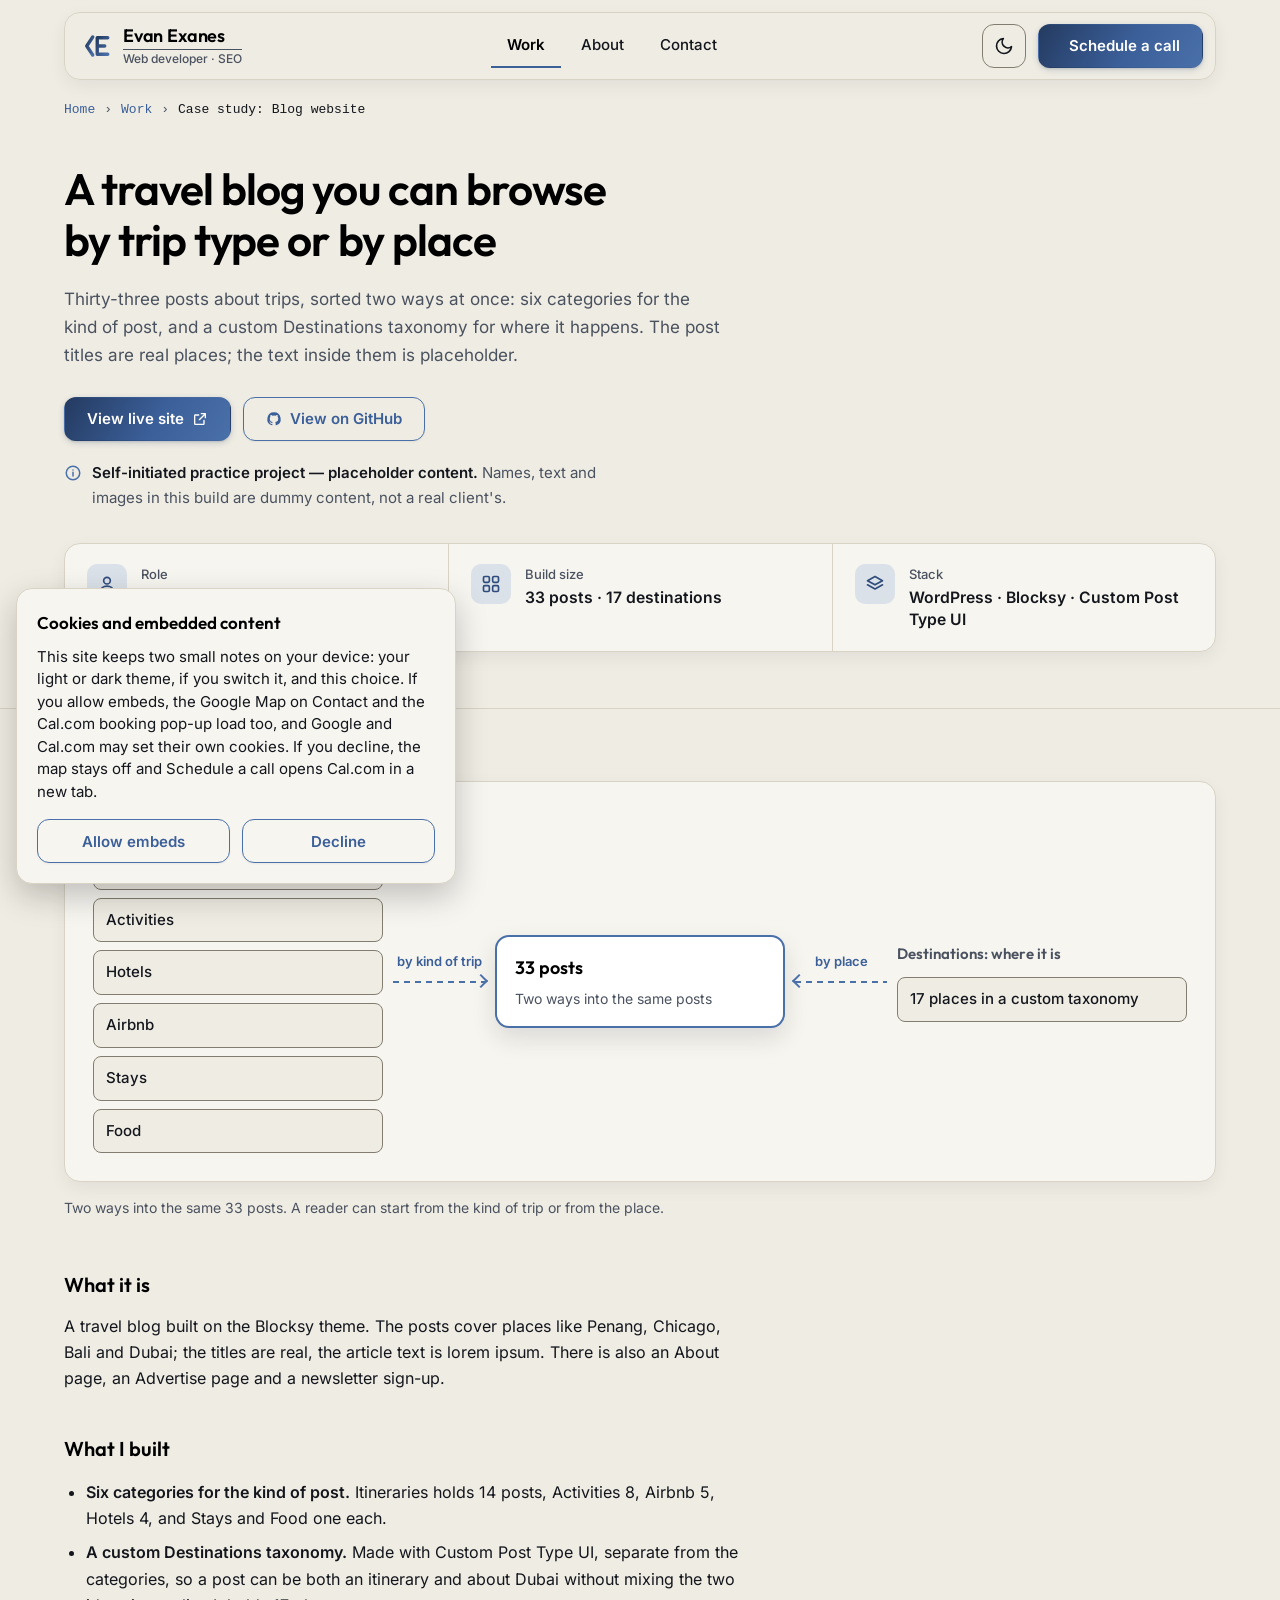
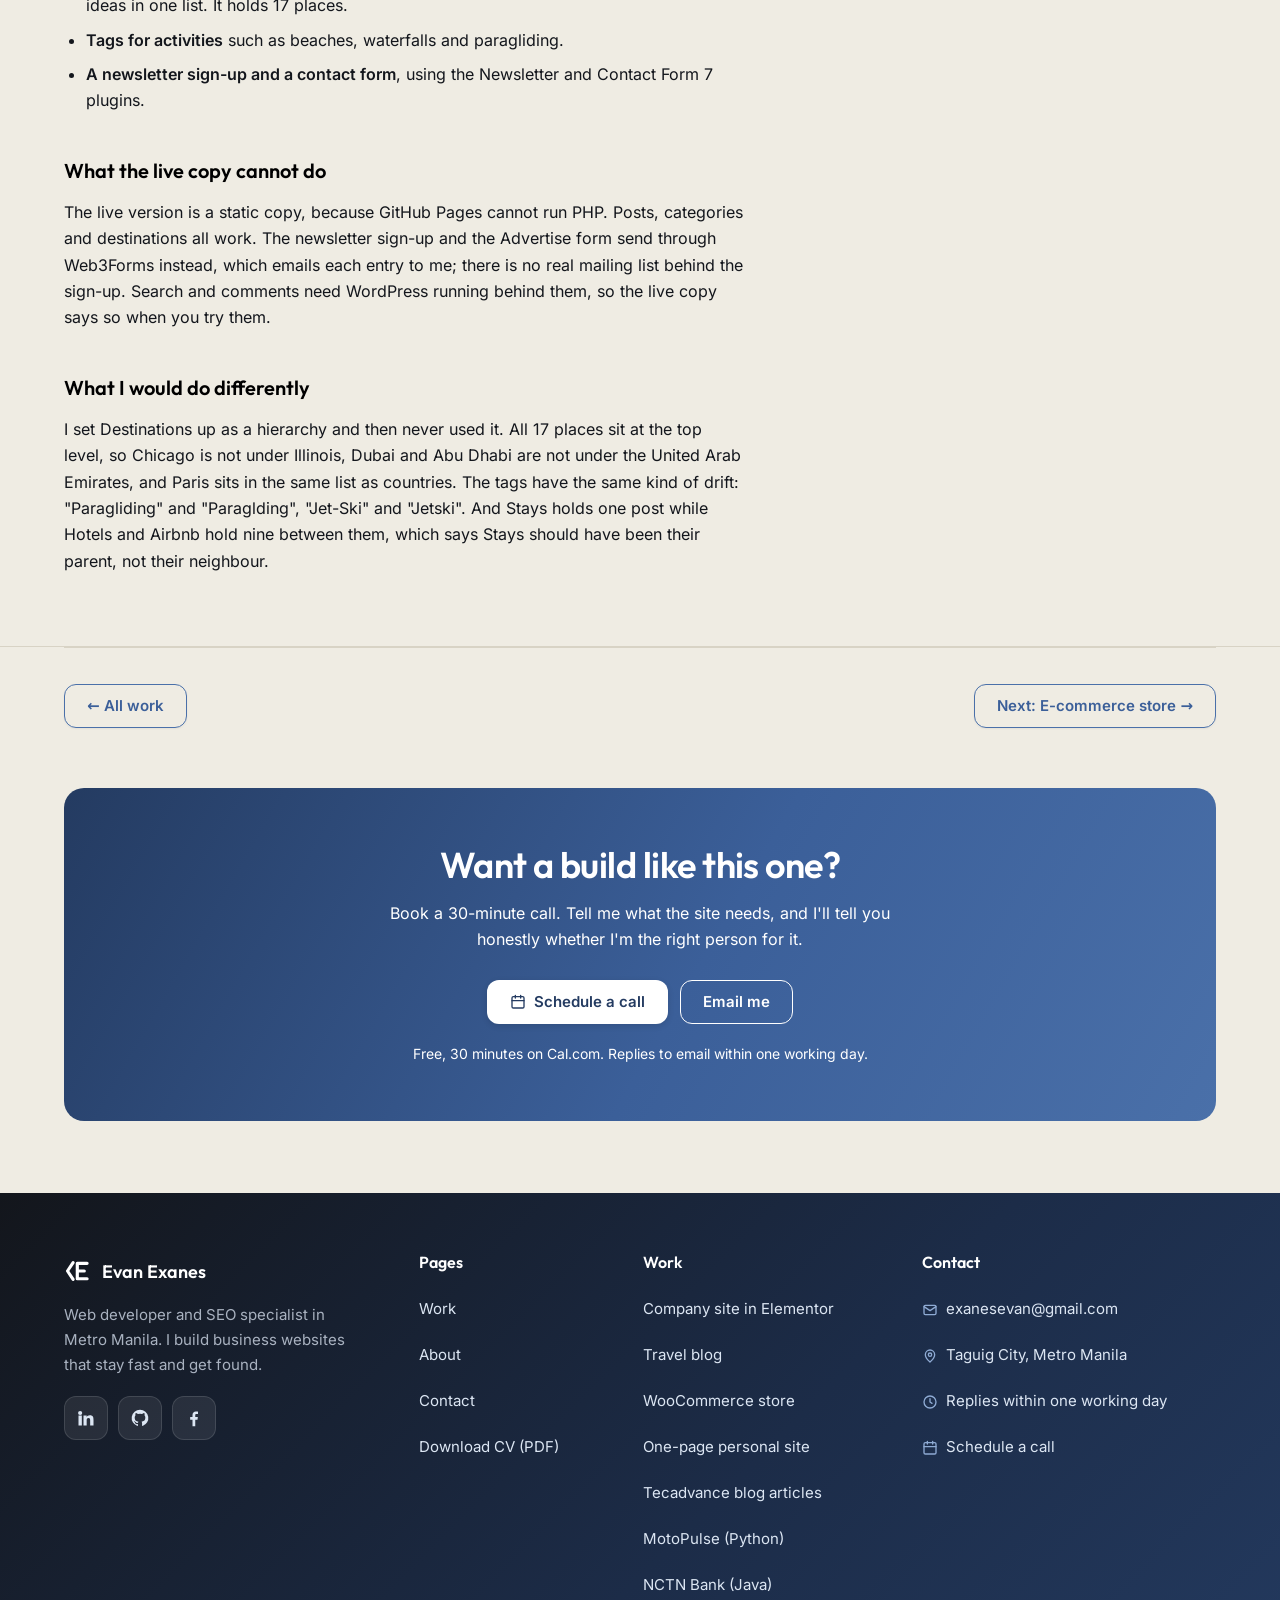
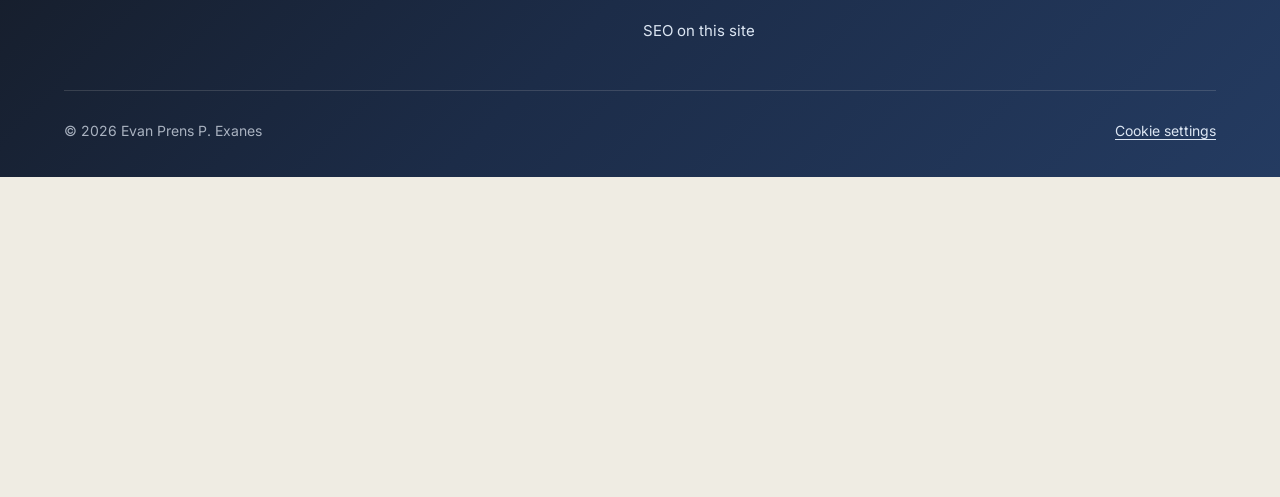
<file: 03-case-study-blog.html>
<!DOCTYPE html>
<!--
Program name: 03-case-study-blog.html
Description: Case study page for a travel blog in WordPress with 33 posts, six
   categories and a custom Destinations taxonomy. Links to the live demo.
Author: Exanes, Evan Prens
Date Compiled: 09/28/2026
======================================================================
Date           Description                      Programmer name
======================================================================
09/28/2026     Initial Implementation           EPPE
11/09/2026     Added file header                EPPE
11/09/2026     Added section comments           EPPE
======================================================================
-->
<html lang="en">
<head>
<meta charset="UTF-8">
<meta name="viewport" content="width=device-width, initial-scale=1.0">
<title>Case study: Blog website — Evan Exanes</title>
<meta name="description" content="A travel blog in WordPress with 33 posts, six categories and a custom Destinations taxonomy: a self-initiated practice project with placeholder content.">
<link rel="canonical" href="https://evanexanes.github.io/03-case-study-blog.html">
<meta property="og:type" content="website">
<meta property="og:site_name" content="Evan Exanes">
<meta property="og:title" content="Case study: Blog website — Evan Exanes">
<meta property="og:description" content="A travel blog in WordPress with 33 posts, six categories and a custom Destinations taxonomy: a self-initiated practice project with placeholder content.">
<meta property="og:url" content="https://evanexanes.github.io/03-case-study-blog.html">
<meta property="og:locale" content="en_PH">
<meta name="twitter:card" content="summary">
<link rel="preload" href="assets/fonts/inter-latin.woff2" as="font" type="font/woff2" crossorigin>
<link rel="preload" href="assets/fonts/outfit-latin.woff2" as="font" type="font/woff2" crossorigin>
<link rel="stylesheet" href="styles.css">
<link rel="icon" href="assets/favicon.svg" type="image/svg+xml">
<!-- Theme before first paint, so a dark-theme visitor never sees a light flash.
     Order: stored choice, then ?theme=dark|light (used to capture frames),
     then the system preference. Storage can throw (private mode) — ignored. -->
<script>
(function () {
  var t = null;
  try { t = localStorage.getItem('theme'); } catch (e) {}
  var q = /[?&]theme=(dark|light)\b/.exec(location.search);
  if (q) { t = q[1]; }
  if (t !== 'dark' && t !== 'light') {
    t = window.matchMedia && matchMedia('(prefers-color-scheme: dark)').matches ? 'dark' : 'light';
  }
  document.documentElement.setAttribute('data-theme', t);
})();
</script>
</head>
<body>

<a class="skip-link" href="#main">Skip to main content</a>

<!-- Site header: logo, the three main links, the theme switch and the hamburger button used on phones. -->
<header class="site-header">
  <div class="container header-inner">
    <a class="wordmark" href="index.html" aria-label="Evan Exanes, Web developer · SEO — home">
      <svg class="logo-mark" viewBox="0 0 40 40" aria-hidden="true" focusable="false">
        <defs>
          <linearGradient id="logo-grad-light" x1="0" y1="0" x2="1" y2="1"><stop offset="0" stop-color="#243B61"/><stop offset="1" stop-color="#4A70A9"/></linearGradient>
          <linearGradient id="logo-grad-dark" x1="0" y1="0" x2="1" y2="1"><stop offset="0" stop-color="#8FABD4"/><stop offset="1" stop-color="#DCE6F3"/></linearGradient>
        </defs>
        <path d="M13 8 L5 20 L13 32"/><path d="M19 9h14M19 20h10M19 31h14M19 9v22"/>
      </svg>
      <span class="wordmark-text"><span class="wordmark-name">Evan Exanes</span><span class="wordmark-sub">Web developer · SEO</span></span>
    </a>

    <!-- Main navigation for wide screens. -->
    <nav class="site-nav" aria-label="Main">
      <a href="index.html#work" aria-current="true">Work</a>
      <a href="06-about.html">About</a>
      <a href="07-contact.html">Contact</a>
    </nav>

    <div class="header-cta">
      <button class="theme-toggle" type="button" data-theme-toggle aria-pressed="false" aria-label="Dark theme">
        <svg class="icon-moon" viewBox="0 0 24 24" fill="none" stroke="currentColor" stroke-width="2" stroke-linecap="round" stroke-linejoin="round" aria-hidden="true" focusable="false"><path d="M21 12.8A9 9 0 1 1 11.2 3a7 7 0 0 0 9.8 9.8z"/></svg>
        <svg class="icon-sun" viewBox="0 0 24 24" fill="none" stroke="currentColor" stroke-width="2" stroke-linecap="round" stroke-linejoin="round" aria-hidden="true" focusable="false"><circle cx="12" cy="12" r="4"/><path d="M12 2v2M12 20v2M4.9 4.9l1.4 1.4M17.7 17.7l1.4 1.4M2 12h2M20 12h2M4.9 19.1l1.4-1.4M17.7 6.3l1.4-1.4"/></svg>
      </button>
      <a class="btn btn-primary" href="https://cal.com/evan-exanes/30min" target="_blank" rel="noopener noreferrer" data-cal-link="evan-exanes/30min" data-cal-namespace="30min" data-cal-config='{"layout":"month_view"}'><svg viewBox="0 0 24 24" fill="none" stroke="currentColor" stroke-width="2" stroke-linecap="round" stroke-linejoin="round" aria-hidden="true" focusable="false"><rect x="3" y="4" width="18" height="17" rx="2"/><path d="M16 2v4M8 2v4M3 10h18"/></svg>Schedule a call<span class="visually-hidden"> (opens a booking calendar in a pop-up or a new tab)</span></a>
    </div>

    <button class="nav-toggle" id="nav-toggle" type="button" aria-expanded="false" aria-controls="site-drawer" aria-label="Open menu">
      <span class="bar"></span><span class="bar"></span><span class="bar"></span>
    </button>
  </div>
</header>
<!-- Phone menu: a dimmed backdrop and the drawer. script.js opens and closes both. -->
<div class="drawer-shade" id="drawer-shade" hidden></div>
<div class="site-drawer" id="site-drawer" role="dialog" aria-modal="true" aria-label="Menu" hidden>
  <div class="drawer-top">
    <a class="wordmark drawer-wordmark" href="index.html" aria-label="Evan Exanes, Web developer · SEO — home"><svg class="logo-mark" viewBox="0 0 40 40" aria-hidden="true" focusable="false"><path d="M13 8 L5 20 L13 32"/><path d="M19 9h14M19 20h10M19 31h14M19 9v22"/></svg><span class="wordmark-text"><span class="wordmark-name">Evan Exanes</span><span class="wordmark-sub">Web developer · SEO</span></span></a>
    <button class="drawer-close" type="button" aria-label="Close menu" data-drawer-close><svg viewBox="0 0 24 24" fill="none" stroke="currentColor" stroke-width="2" stroke-linecap="round" aria-hidden="true" focusable="false"><path d="M6 6l12 12M18 6L6 18"/></svg></button>
  </div>
  <nav class="drawer-nav" aria-label="Main">
    <a href="index.html#work" aria-current="true">Work</a>
    <a href="06-about.html">About</a>
    <a href="07-contact.html">Contact</a>
  </nav>
  <div class="drawer-actions">
    <a class="btn btn-light" href="https://cal.com/evan-exanes/30min" target="_blank" rel="noopener noreferrer" data-cal-link="evan-exanes/30min" data-cal-namespace="30min" data-cal-config='{"layout":"month_view"}'><svg viewBox="0 0 24 24" fill="none" stroke="currentColor" stroke-width="2" stroke-linecap="round" stroke-linejoin="round" aria-hidden="true" focusable="false"><rect x="3" y="4" width="18" height="17" rx="2"/><path d="M16 2v4M8 2v4M3 10h18"/></svg>Schedule a call<span class="visually-hidden"> (opens a booking calendar in a pop-up or a new tab)</span></a>
    <a class="btn btn-outline-light" href="assets/Evan_Exanes_CV.pdf" download="Evan_Exanes_CV.pdf"><svg viewBox="0 0 24 24" fill="none" stroke="currentColor" stroke-width="2" stroke-linecap="round" stroke-linejoin="round" aria-hidden="true" focusable="false"><path d="M12 4v11M7 10l5 5 5-5M5 20h14"/></svg>Download CV (PDF)</a>
  </div>
  <button class="drawer-theme" type="button" data-theme-toggle aria-pressed="false"><span>Dark theme</span><span class="drawer-switch" aria-hidden="true"></span></button>
</div>
<!-- /site-drawer -->

<!-- Main content. The skip link at the top of the page jumps here. -->
<main id="main">

  <!-- Depth 2, exactly as the chart specifies: Home › Work › this case study. -->
  <div class="container">
    <nav class="breadcrumb" aria-label="Breadcrumb">
      <a href="index.html">Home</a> <span aria-hidden="true">›</span>
      <a href="index.html#work">Work</a> <span aria-hidden="true">›</span>
      <span aria-current="page">Case study: Blog website</span>
    </nav>
  </div>

  <!-- Case study heading: title, summary and the live-site and source links. -->
  <section class="case-header">
    <div class="container">
      <h1 class="case-title">A travel blog you can browse by trip type or by place</h1>
      <p class="case-lede">
        Thirty-three posts about trips, sorted two ways at once: six categories for the kind
        of post, and a custom Destinations taxonomy for where it happens. The post titles
        are real places; the text inside them is placeholder.
      </p>

      <!-- Peer-test revision 2: the live site and the source code live HERE,
           inside the case study, not in a separate menu item. -->
      <div class="case-links">
        <a class="btn btn-primary" data-demo="live" href="https://evanexanes.github.io/blog-website/">View live site<svg viewBox="0 0 24 24" fill="none" stroke="currentColor" stroke-width="2" stroke-linecap="round" stroke-linejoin="round" aria-hidden="true" focusable="false"><path d="M14 4h6v6M20 4l-9 9M18 14v5a1 1 0 0 1-1 1H5a1 1 0 0 1-1-1V7a1 1 0 0 1 1-1h5"/></svg></a>
        <a class="btn btn-secondary" data-demo="code" href="https://github.com/evanexanes/blog-website"><svg viewBox="0 0 24 24" aria-hidden="true" focusable="false"><path fill="currentColor" d="M12 2a10 10 0 0 0-3.16 19.49c.5.09.68-.22.68-.48v-1.7c-2.78.6-3.37-1.34-3.37-1.34-.45-1.16-1.1-1.47-1.1-1.47-.9-.62.07-.6.07-.6 1 .07 1.53 1.03 1.53 1.03.89 1.53 2.34 1.09 2.91.83.09-.65.35-1.09.63-1.34-2.22-.25-4.56-1.11-4.56-4.94 0-1.09.39-1.98 1.03-2.68-.1-.25-.45-1.27.1-2.64 0 0 .84-.27 2.75 1.02a9.5 9.5 0 0 1 5 0c1.91-1.29 2.75-1.02 2.75-1.02.55 1.37.2 2.39.1 2.64.64.7 1.03 1.59 1.03 2.68 0 3.84-2.34 4.69-4.57 4.93.36.31.68.92.68 1.85v2.74c0 .27.18.58.69.48A10 10 0 0 0 12 2z"/></svg>View on GitHub</a>
      </div>

      <p class="case-note"><strong>Self-initiated practice project — placeholder content.</strong> Names, text and images in this build are dummy content, not a real client's.</p>

      <dl class="case-facts">
        <div>
          <dt>Role</dt>
          <dd>Solo build</dd>
        </div>
        <div>
          <dt>Build size</dt>
          <dd>33 posts · 17 destinations</dd>
        </div>
        <div>
          <dt>Stack</dt>
          <dd>WordPress · Blocksy · Custom Post Type UI</dd>
        </div>
      </dl>
    </div>
  </section>

  <!-- Case study body: the problem, the work, the outcome and what I would change. -->
  <section class="section">
    <div class="container">
      <!-- Relationship diagram: drawn in HTML and CSS from the numbers already stated in the text
           below. It is not a screenshot, so no client site, brand or repository is shown. -->
      <figure class="case-visual case-diagram">
        <div class="cd-grid cd-grid--3"><div class="cd-side"><p class="cd-label">Categories: what kind of post</p><ul class="cd-nodes"><li class="cd-node">Itineraries</li><li class="cd-node">Activities</li><li class="cd-node">Hotels</li><li class="cd-node">Airbnb</li><li class="cd-node">Stays</li><li class="cd-node">Food</li></ul></div><div class="cd-link"><span class="cd-link-label">by kind of trip</span></div><div class="cd-hub"><p class="cd-hub-title">33 posts</p><p class="cd-hub-detail">Two ways into the same posts</p></div><div class="cd-link cd-link--rev"><span class="cd-link-label">by place</span></div><div class="cd-side"><p class="cd-label">Destinations: where it is</p><ul class="cd-nodes"><li class="cd-node">17 places in a custom taxonomy</li></ul></div></div>
        <figcaption>Two ways into the same 33 posts. A reader can start from the kind of trip or from the place.</figcaption>
      </figure>

      <div class="prose">
        <h2>What it is</h2>
        <p>
          A travel blog built on the Blocksy theme. The posts cover places like Penang,
          Chicago, Bali and Dubai; the titles are real, the article text is lorem ipsum.
          There is also an About page, an Advertise page and a newsletter sign-up.
        </p>

        <h2>What I built</h2>
        <ul>
          <li>
            <strong>Six categories for the kind of post.</strong> Itineraries holds 14 posts,
            Activities 8, Airbnb 5, Hotels 4, and Stays and Food one each.
          </li>
          <li>
            <strong>A custom Destinations taxonomy.</strong> Made with Custom Post Type UI,
            separate from the categories, so a post can be both an itinerary and about Dubai
            without mixing the two ideas in one list. It holds 17 places.
          </li>
          <li>
            <strong>Tags for activities</strong> such as beaches, waterfalls and paragliding.
          </li>
          <li>
            <strong>A newsletter sign-up and a contact form</strong>, using the Newsletter and
            Contact Form 7 plugins.
          </li>
        </ul>

        <h2>What the live copy cannot do</h2>
        <p>
          The live version is a static copy, because GitHub Pages cannot run PHP. Posts,
          categories and destinations all work. The newsletter sign-up and the Advertise
          form send through Web3Forms instead, which emails each entry to me; there is no
          real mailing list behind the sign-up. Search and comments need WordPress running
          behind them, so the live copy says so when you try them.
        </p>

        <h2>What I would do differently</h2>
        <p>
          I set Destinations up as a hierarchy and then never used it. All 17 places sit at
          the top level, so Chicago is not under Illinois, Dubai and Abu Dhabi are not under
          the United Arab Emirates, and Paris sits in the same list as countries. The tags
          have the same kind of drift: "Paragliding" and "Paraglding", "Jet-Ski" and
          "Jetski". And Stays holds one post while Hotels and Airbnb hold nine between them,
          which says Stays should have been their parent, not their neighbour.
        </p>
      </div>
    </div>
  </section>

  <div class="container">
    <!-- Links to the previous and next case study. -->
    <nav class="case-nav" aria-label="Case study navigation">
      <a class="btn btn-secondary" href="index.html#work">← All work</a>
      <a class="btn btn-secondary" href="04-case-study-ecommerce.html">Next: E-commerce store →</a>
    </nav>
  </div>


  <!-- Closing card: a prompt to get in touch. -->
  <section class="closing-cta" aria-labelledby="closing-cta-title">
    <div class="container">
      <div class="cta-card">
        <h2 class="cta-title" id="closing-cta-title">Want a build like this one?</h2>
        <p class="cta-body">Book a 30-minute call. Tell me what the site needs, and I'll tell you honestly whether I'm the right person for it.</p>
        <div class="cta-actions">
          <a class="btn btn-light" href="https://cal.com/evan-exanes/30min" target="_blank" rel="noopener noreferrer" data-cal-link="evan-exanes/30min" data-cal-namespace="30min" data-cal-config='{"layout":"month_view"}'><svg viewBox="0 0 24 24" fill="none" stroke="currentColor" stroke-width="2" stroke-linecap="round" stroke-linejoin="round" aria-hidden="true" focusable="false"><rect x="3" y="4" width="18" height="17" rx="2"/><path d="M16 2v4M8 2v4M3 10h18"/></svg>Schedule a call<span class="visually-hidden"> (opens a booking calendar in a pop-up or a new tab)</span></a>
          <a class="btn btn-outline-light" href="mailto:exanesevan@gmail.com">Email me</a>
        </div>
        <p class="cta-fine">Free, 30 minutes on Cal.com. Replies to email within one working day.</p>
      </div>
    </div>
  </section>

</main>

<!-- Site footer: page links, work links and contact details. -->
<footer class="site-footer">
  <div class="container">
    <div class="footer-columns">
      <div class="footer-about">
        <a class="footer-brand" href="index.html" aria-label="Evan Exanes — home">
          <svg class="logo-mark" viewBox="0 0 40 40" aria-hidden="true" focusable="false"><path d="M13 8 L5 20 L13 32"/><path d="M19 9h14M19 20h10M19 31h14M19 9v22"/></svg>
          <span>Evan Exanes</span>
        </a>
        <p class="footer-blurb">Web developer and SEO specialist in Metro Manila. I build business websites that stay fast and get found.</p>
        <ul class="social-list" aria-label="Social profiles">
          <li><a class="social-link" href="https://www.linkedin.com/in/evan-prens-exanes-409434378/" target="_blank" rel="noopener noreferrer" aria-label="LinkedIn (opens in a new tab)" title="LinkedIn"><svg viewBox="0 0 24 24" aria-hidden="true" focusable="false"><path fill="currentColor" d="M4.98 3.5a2.5 2.5 0 1 1 0 5 2.5 2.5 0 0 1 0-5zM3 9h4v12H3zM9 9h3.8v1.7h.05c.53-1 1.83-2.05 3.77-2.05C20.6 8.65 21 11.2 21 14.5V21h-4v-5.8c0-1.4 0-3.2-1.95-3.2S12.8 13.5 12.8 15.1V21H9z"/></svg></a></li>
          <li><a class="social-link" href="https://github.com/evanexanes" target="_blank" rel="noopener noreferrer" aria-label="GitHub (opens in a new tab)" title="GitHub"><svg viewBox="0 0 24 24" aria-hidden="true" focusable="false"><path fill="currentColor" d="M12 2a10 10 0 0 0-3.16 19.49c.5.09.68-.22.68-.48v-1.7c-2.78.6-3.37-1.34-3.37-1.34-.45-1.16-1.1-1.47-1.1-1.47-.9-.62.07-.6.07-.6 1 .07 1.53 1.03 1.53 1.03.89 1.53 2.34 1.09 2.91.83.09-.65.35-1.09.63-1.34-2.22-.25-4.56-1.11-4.56-4.94 0-1.09.39-1.98 1.03-2.68-.1-.25-.45-1.27.1-2.64 0 0 .84-.27 2.75 1.02a9.5 9.5 0 0 1 5 0c1.91-1.29 2.75-1.02 2.75-1.02.55 1.37.2 2.39.1 2.64.64.7 1.03 1.59 1.03 2.68 0 3.84-2.34 4.69-4.57 4.93.36.31.68.92.68 1.85v2.74c0 .27.18.58.69.48A10 10 0 0 0 12 2z"/></svg></a></li>
          <li><a class="social-link" href="https://www.facebook.com/eekswiii" target="_blank" rel="noopener noreferrer" aria-label="Facebook (opens in a new tab)" title="Facebook"><svg viewBox="0 0 24 24" aria-hidden="true" focusable="false"><path fill="currentColor" d="M13.5 22v-8h2.7l.4-3.2h-3.1V8.8c0-.9.3-1.5 1.6-1.5h1.7V4.4c-.3 0-1.3-.1-2.5-.1-2.5 0-4.1 1.5-4.1 4.2v2.3H7.4V14h2.8v8z"/></svg></a></li>
        </ul>
      </div>
      <!-- Footer link lists. -->
      <nav class="footer-nav-lists" aria-label="Footer">
        <div>
          <h2 class="footer-heading">Pages</h2>
          <ul class="footer-links">
            <li><a href="index.html#work">Work</a></li>
            <li><a href="06-about.html">About</a></li>
            <li><a href="07-contact.html">Contact</a></li>
            <li><a href="assets/Evan_Exanes_CV.pdf" download="Evan_Exanes_CV.pdf">Download CV (PDF)</a></li>
          </ul>
        </div>
        <div>
          <h2 class="footer-heading">Work</h2>
          <ul class="footer-links" data-footer-work>
            <li><a href="02-case-study-corporate.html">Company site in Elementor</a></li>
            <li><a href="03-case-study-blog.html">Travel blog</a></li>
            <li><a href="04-case-study-ecommerce.html">WooCommerce store</a></li>
            <li><a href="05-case-study-personal.html">One-page personal site</a></li>
            <li><a href="08-case-study-tecadvance-blog.html">Tecadvance blog articles</a></li>
            <li><a href="09-case-study-motopulse.html">MotoPulse (Python)</a></li>
            <li><a href="10-case-study-nctn-bank.html">NCTN Bank (Java)</a></li>
            <li><a href="11-case-study-seo.html">SEO on this site</a></li>
          </ul>
        </div>
      </nav>
      <div>
        <h2 class="footer-heading">Contact</h2>
        <ul class="footer-links footer-contact">
          <li><a href="mailto:exanesevan@gmail.com"><svg viewBox="0 0 24 24" fill="none" stroke="currentColor" stroke-width="2" stroke-linecap="round" stroke-linejoin="round" aria-hidden="true" focusable="false"><rect x="3" y="5" width="18" height="14" rx="2"/><path d="M3 7l9 6 9-6"/></svg>exanesevan@gmail.com</a></li>
          <li><svg viewBox="0 0 24 24" fill="none" stroke="currentColor" stroke-width="2" stroke-linecap="round" stroke-linejoin="round" aria-hidden="true" focusable="false"><path d="M12 21s-7-6.2-7-11a7 7 0 0 1 14 0c0 4.8-7 11-7 11z"/><circle cx="12" cy="10" r="2.5"/></svg>Taguig City, Metro Manila</li>
          <li><svg viewBox="0 0 24 24" fill="none" stroke="currentColor" stroke-width="2" stroke-linecap="round" stroke-linejoin="round" aria-hidden="true" focusable="false"><circle cx="12" cy="12" r="9"/><path d="M12 7v5l3 2"/></svg>Replies within one working day</li>
          <li><a href="https://cal.com/evan-exanes/30min" target="_blank" rel="noopener noreferrer" data-cal-link="evan-exanes/30min" data-cal-namespace="30min" data-cal-config='{"layout":"month_view"}'><svg viewBox="0 0 24 24" fill="none" stroke="currentColor" stroke-width="2" stroke-linecap="round" stroke-linejoin="round" aria-hidden="true" focusable="false"><rect x="3" y="4" width="18" height="17" rx="2"/><path d="M16 2v4M8 2v4M3 10h18"/></svg>Schedule a call<span class="visually-hidden"> (opens a booking calendar in a pop-up or a new tab)</span></a></li>
        </ul>
      </div>
    </div>
    <div class="footer-bottom">
      <p class="footer-note">© 2026 Evan Prens P. Exanes</p>
      <button type="button" class="footer-consent" data-consent-open hidden>Cookie settings</button>
      <a class="footer-top" href="#main">Back to top <span aria-hidden="true">↑</span></a>
    </div>
  </div>
</footer>

<script src="script.js"></script>
</body>
</html>
</file>
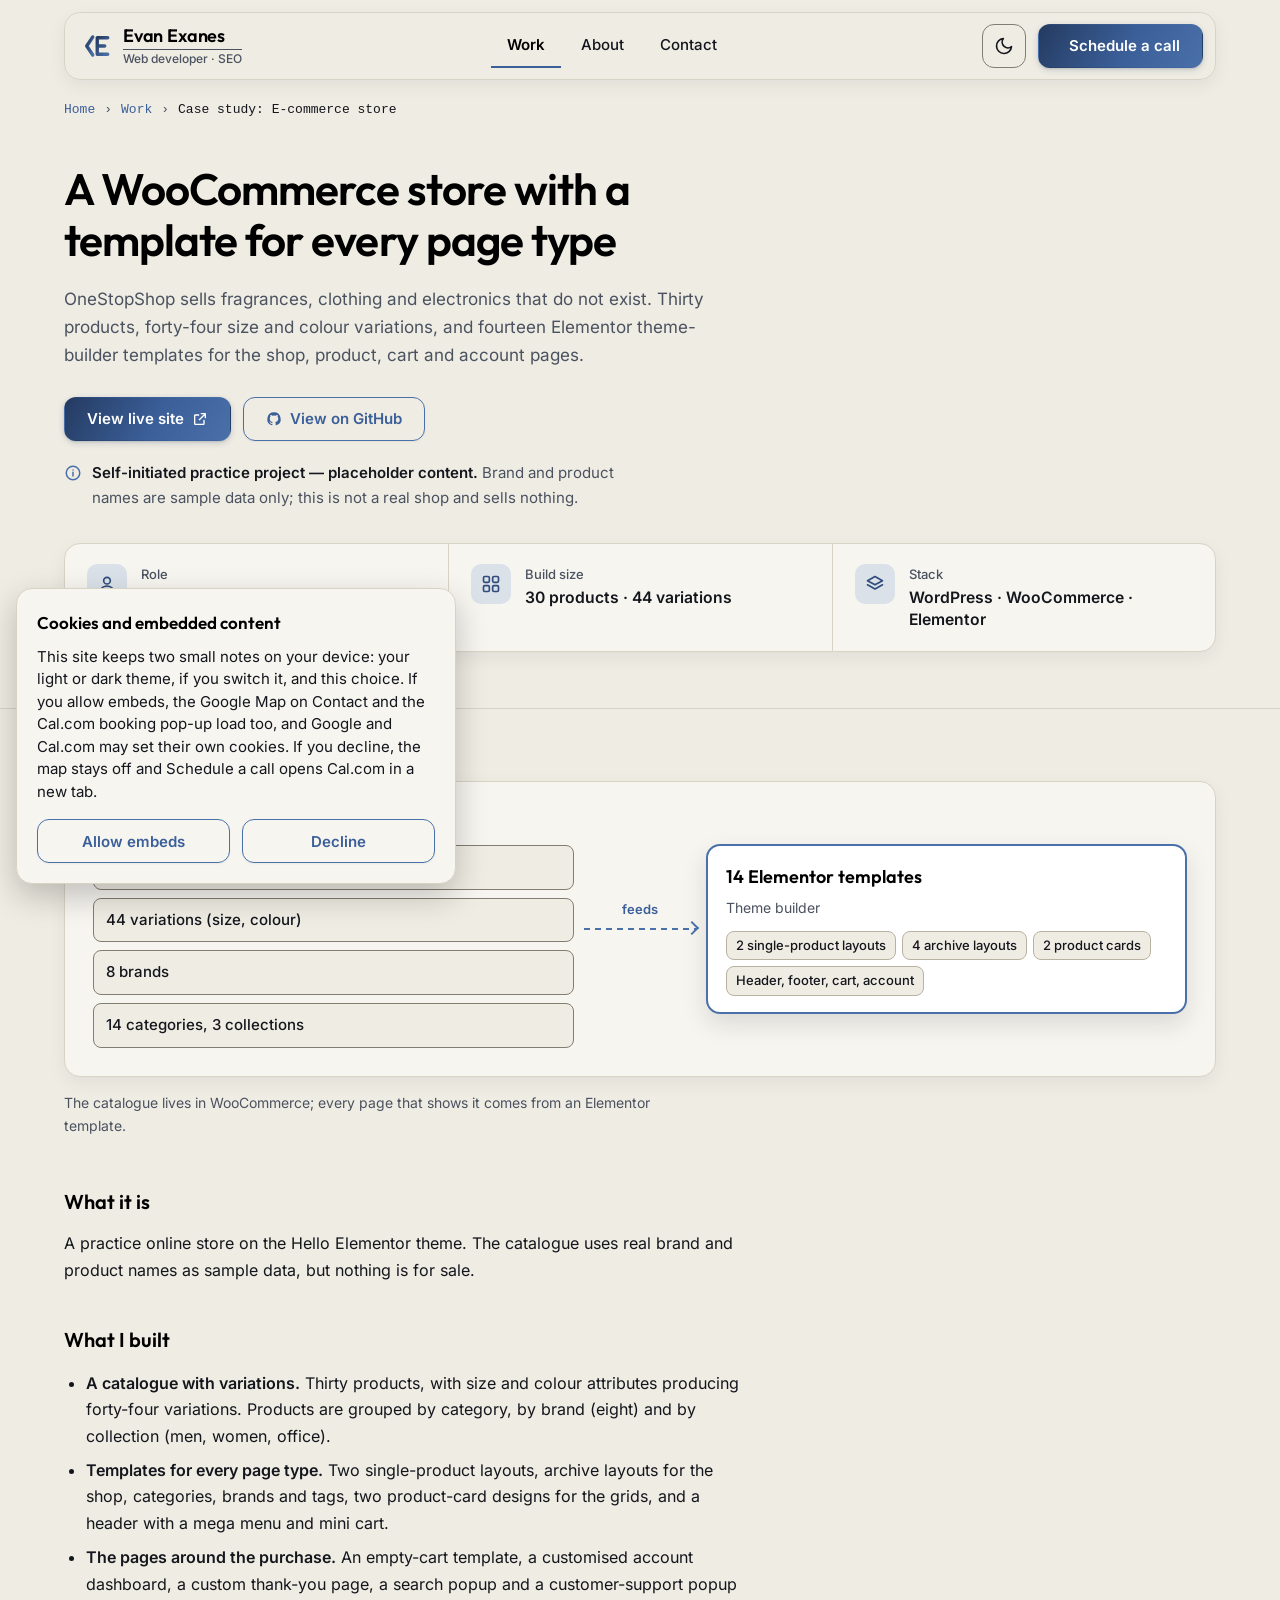
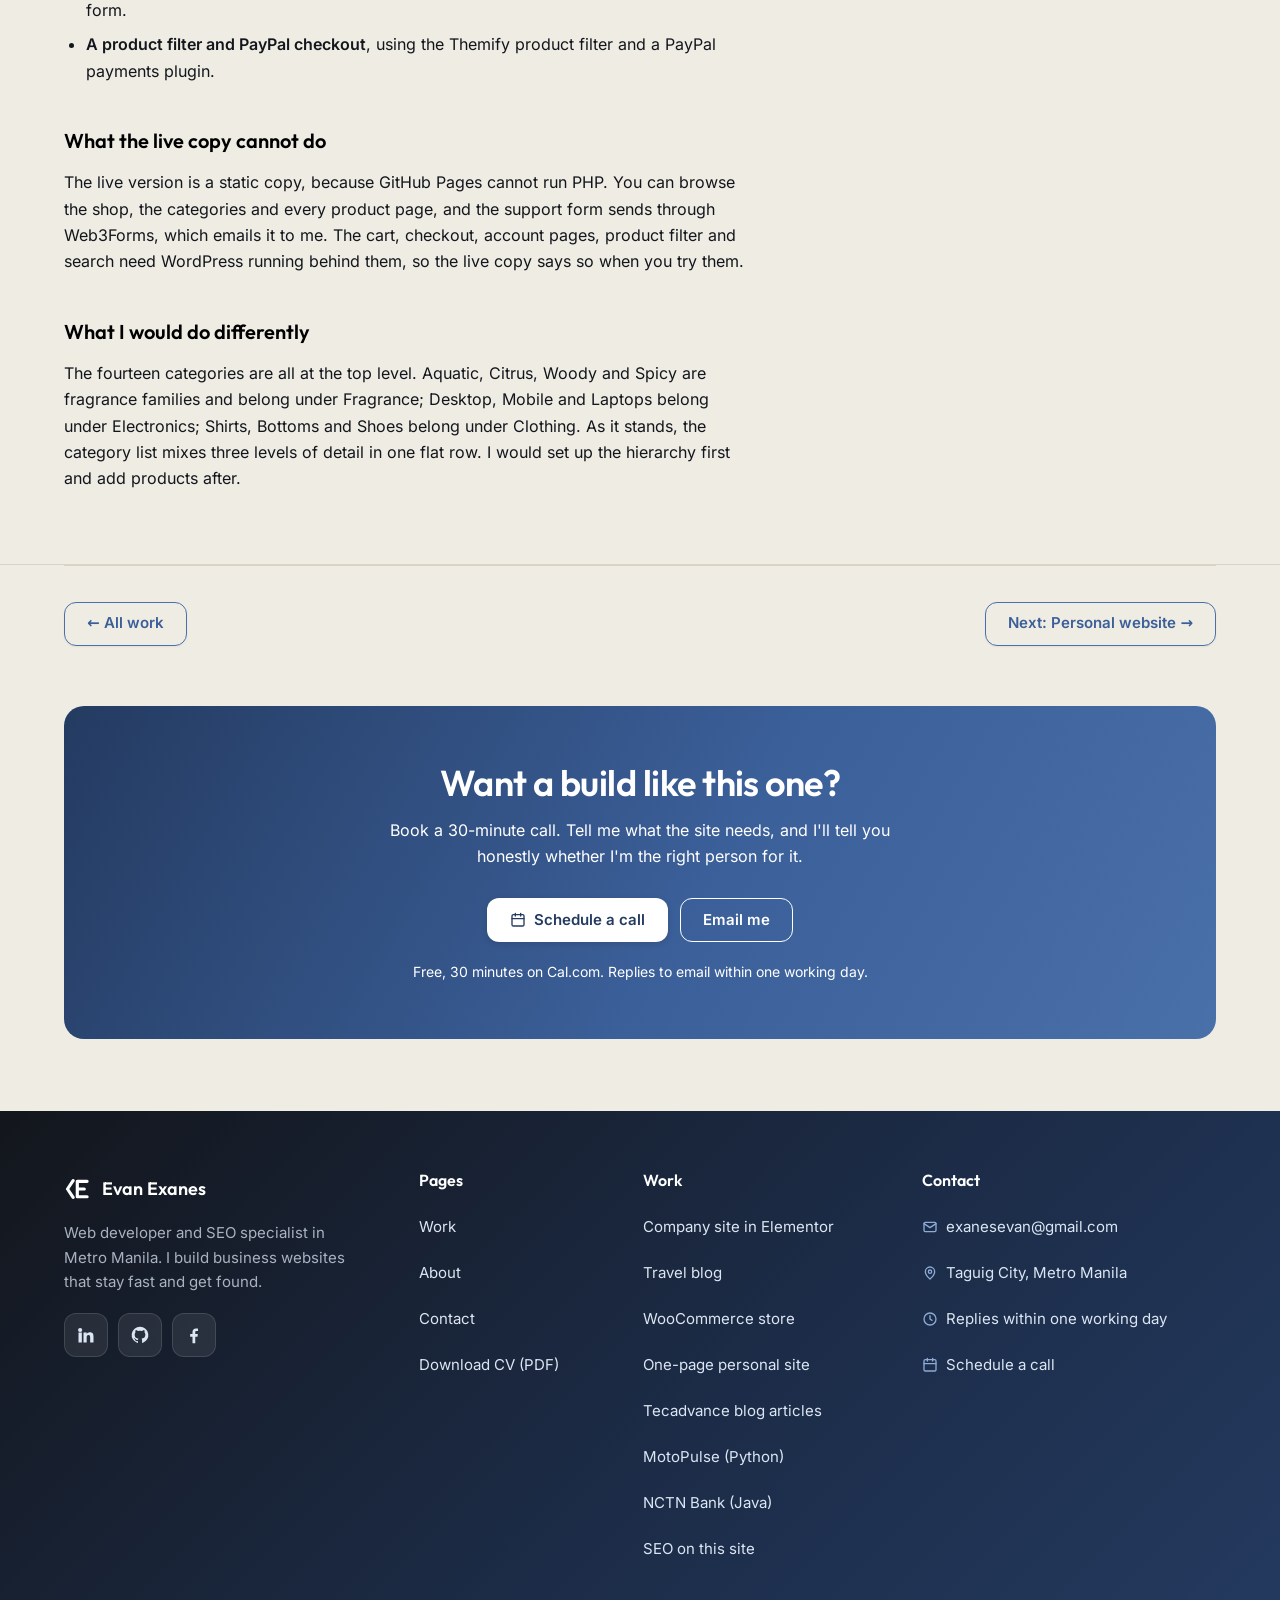
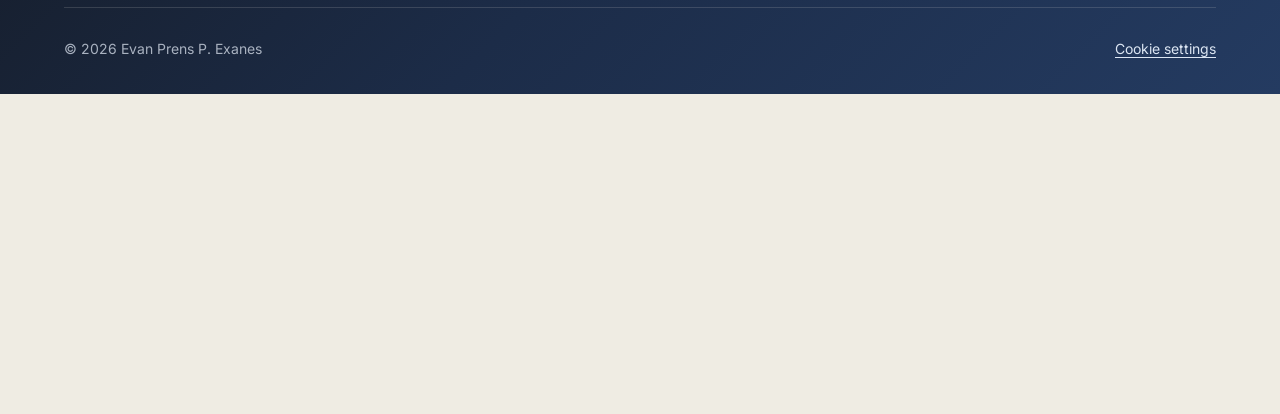
<file: 04-case-study-ecommerce.html>
<!DOCTYPE html>
<!--
Program name: 04-case-study-ecommerce.html
Description: Case study page for OneStopShop, a WooCommerce store with 30 products
   and Elementor theme-builder templates for every page type. Links to the live
   demo.
Author: Exanes, Evan Prens
Date Compiled: 09/28/2026
======================================================================
Date           Description                      Programmer name
======================================================================
09/28/2026     Initial Implementation           EPPE
11/09/2026     Added file header                EPPE
11/09/2026     Added section comments           EPPE
======================================================================
-->
<html lang="en">
<head>
<meta charset="UTF-8">
<meta name="viewport" content="width=device-width, initial-scale=1.0">
<title>Case study: E-commerce store — Evan Exanes</title>
<meta name="description" content="OneStopShop, a WooCommerce store with 30 products and Elementor theme-builder templates for every page type: a self-initiated practice project with placeholder content.">
<link rel="canonical" href="https://evanexanes.github.io/04-case-study-ecommerce.html">
<meta property="og:type" content="website">
<meta property="og:site_name" content="Evan Exanes">
<meta property="og:title" content="Case study: E-commerce store — Evan Exanes">
<meta property="og:description" content="OneStopShop, a WooCommerce store with 30 products and Elementor theme-builder templates for every page type: a self-initiated practice project with placeholder content.">
<meta property="og:url" content="https://evanexanes.github.io/04-case-study-ecommerce.html">
<meta property="og:locale" content="en_PH">
<meta name="twitter:card" content="summary">
<link rel="preload" href="assets/fonts/inter-latin.woff2" as="font" type="font/woff2" crossorigin>
<link rel="preload" href="assets/fonts/outfit-latin.woff2" as="font" type="font/woff2" crossorigin>
<link rel="stylesheet" href="styles.css">
<link rel="icon" href="assets/favicon.svg" type="image/svg+xml">
<!-- Theme before first paint, so a dark-theme visitor never sees a light flash.
     Order: stored choice, then ?theme=dark|light (used to capture frames),
     then the system preference. Storage can throw (private mode) — ignored. -->
<script>
(function () {
  var t = null;
  try { t = localStorage.getItem('theme'); } catch (e) {}
  var q = /[?&]theme=(dark|light)\b/.exec(location.search);
  if (q) { t = q[1]; }
  if (t !== 'dark' && t !== 'light') {
    t = window.matchMedia && matchMedia('(prefers-color-scheme: dark)').matches ? 'dark' : 'light';
  }
  document.documentElement.setAttribute('data-theme', t);
})();
</script>
</head>
<body>

<a class="skip-link" href="#main">Skip to main content</a>

<!-- Site header: logo, the three main links, the theme switch and the hamburger button used on phones. -->
<header class="site-header">
  <div class="container header-inner">
    <a class="wordmark" href="index.html" aria-label="Evan Exanes, Web developer · SEO — home">
      <svg class="logo-mark" viewBox="0 0 40 40" aria-hidden="true" focusable="false">
        <defs>
          <linearGradient id="logo-grad-light" x1="0" y1="0" x2="1" y2="1"><stop offset="0" stop-color="#243B61"/><stop offset="1" stop-color="#4A70A9"/></linearGradient>
          <linearGradient id="logo-grad-dark" x1="0" y1="0" x2="1" y2="1"><stop offset="0" stop-color="#8FABD4"/><stop offset="1" stop-color="#DCE6F3"/></linearGradient>
        </defs>
        <path d="M13 8 L5 20 L13 32"/><path d="M19 9h14M19 20h10M19 31h14M19 9v22"/>
      </svg>
      <span class="wordmark-text"><span class="wordmark-name">Evan Exanes</span><span class="wordmark-sub">Web developer · SEO</span></span>
    </a>

    <!-- Main navigation for wide screens. -->
    <nav class="site-nav" aria-label="Main">
      <a href="index.html#work" aria-current="true">Work</a>
      <a href="06-about.html">About</a>
      <a href="07-contact.html">Contact</a>
    </nav>

    <div class="header-cta">
      <button class="theme-toggle" type="button" data-theme-toggle aria-pressed="false" aria-label="Dark theme">
        <svg class="icon-moon" viewBox="0 0 24 24" fill="none" stroke="currentColor" stroke-width="2" stroke-linecap="round" stroke-linejoin="round" aria-hidden="true" focusable="false"><path d="M21 12.8A9 9 0 1 1 11.2 3a7 7 0 0 0 9.8 9.8z"/></svg>
        <svg class="icon-sun" viewBox="0 0 24 24" fill="none" stroke="currentColor" stroke-width="2" stroke-linecap="round" stroke-linejoin="round" aria-hidden="true" focusable="false"><circle cx="12" cy="12" r="4"/><path d="M12 2v2M12 20v2M4.9 4.9l1.4 1.4M17.7 17.7l1.4 1.4M2 12h2M20 12h2M4.9 19.1l1.4-1.4M17.7 6.3l1.4-1.4"/></svg>
      </button>
      <a class="btn btn-primary" href="https://cal.com/evan-exanes/30min" target="_blank" rel="noopener noreferrer" data-cal-link="evan-exanes/30min" data-cal-namespace="30min" data-cal-config='{"layout":"month_view"}'><svg viewBox="0 0 24 24" fill="none" stroke="currentColor" stroke-width="2" stroke-linecap="round" stroke-linejoin="round" aria-hidden="true" focusable="false"><rect x="3" y="4" width="18" height="17" rx="2"/><path d="M16 2v4M8 2v4M3 10h18"/></svg>Schedule a call<span class="visually-hidden"> (opens a booking calendar in a pop-up or a new tab)</span></a>
    </div>

    <button class="nav-toggle" id="nav-toggle" type="button" aria-expanded="false" aria-controls="site-drawer" aria-label="Open menu">
      <span class="bar"></span><span class="bar"></span><span class="bar"></span>
    </button>
  </div>
</header>
<!-- Phone menu: a dimmed backdrop and the drawer. script.js opens and closes both. -->
<div class="drawer-shade" id="drawer-shade" hidden></div>
<div class="site-drawer" id="site-drawer" role="dialog" aria-modal="true" aria-label="Menu" hidden>
  <div class="drawer-top">
    <a class="wordmark drawer-wordmark" href="index.html" aria-label="Evan Exanes, Web developer · SEO — home"><svg class="logo-mark" viewBox="0 0 40 40" aria-hidden="true" focusable="false"><path d="M13 8 L5 20 L13 32"/><path d="M19 9h14M19 20h10M19 31h14M19 9v22"/></svg><span class="wordmark-text"><span class="wordmark-name">Evan Exanes</span><span class="wordmark-sub">Web developer · SEO</span></span></a>
    <button class="drawer-close" type="button" aria-label="Close menu" data-drawer-close><svg viewBox="0 0 24 24" fill="none" stroke="currentColor" stroke-width="2" stroke-linecap="round" aria-hidden="true" focusable="false"><path d="M6 6l12 12M18 6L6 18"/></svg></button>
  </div>
  <nav class="drawer-nav" aria-label="Main">
    <a href="index.html#work" aria-current="true">Work</a>
    <a href="06-about.html">About</a>
    <a href="07-contact.html">Contact</a>
  </nav>
  <div class="drawer-actions">
    <a class="btn btn-light" href="https://cal.com/evan-exanes/30min" target="_blank" rel="noopener noreferrer" data-cal-link="evan-exanes/30min" data-cal-namespace="30min" data-cal-config='{"layout":"month_view"}'><svg viewBox="0 0 24 24" fill="none" stroke="currentColor" stroke-width="2" stroke-linecap="round" stroke-linejoin="round" aria-hidden="true" focusable="false"><rect x="3" y="4" width="18" height="17" rx="2"/><path d="M16 2v4M8 2v4M3 10h18"/></svg>Schedule a call<span class="visually-hidden"> (opens a booking calendar in a pop-up or a new tab)</span></a>
    <a class="btn btn-outline-light" href="assets/Evan_Exanes_CV.pdf" download="Evan_Exanes_CV.pdf"><svg viewBox="0 0 24 24" fill="none" stroke="currentColor" stroke-width="2" stroke-linecap="round" stroke-linejoin="round" aria-hidden="true" focusable="false"><path d="M12 4v11M7 10l5 5 5-5M5 20h14"/></svg>Download CV (PDF)</a>
  </div>
  <button class="drawer-theme" type="button" data-theme-toggle aria-pressed="false"><span>Dark theme</span><span class="drawer-switch" aria-hidden="true"></span></button>
</div>
<!-- /site-drawer -->

<!-- Main content. The skip link at the top of the page jumps here. -->
<main id="main">

  <!-- Depth 2, exactly as the chart specifies: Home › Work › this case study. -->
  <div class="container">
    <nav class="breadcrumb" aria-label="Breadcrumb">
      <a href="index.html">Home</a> <span aria-hidden="true">›</span>
      <a href="index.html#work">Work</a> <span aria-hidden="true">›</span>
      <span aria-current="page">Case study: E-commerce store</span>
    </nav>
  </div>

  <!-- Case study heading: title, summary and the live-site and source links. -->
  <section class="case-header">
    <div class="container">
      <h1 class="case-title">A WooCommerce store with a template for every page type</h1>
      <p class="case-lede">
        OneStopShop sells fragrances, clothing and electronics that do not exist. Thirty
        products, forty-four size and colour variations, and fourteen Elementor
        theme-builder templates for the shop, product, cart and account pages.
      </p>

      <!-- Peer-test revision 2: the live site and the source code live HERE,
           inside the case study, not in a separate menu item. -->
      <div class="case-links">
        <a class="btn btn-primary" data-demo="live" href="https://evanexanes.github.io/ecommerce-website/">View live site<svg viewBox="0 0 24 24" fill="none" stroke="currentColor" stroke-width="2" stroke-linecap="round" stroke-linejoin="round" aria-hidden="true" focusable="false"><path d="M14 4h6v6M20 4l-9 9M18 14v5a1 1 0 0 1-1 1H5a1 1 0 0 1-1-1V7a1 1 0 0 1 1-1h5"/></svg></a>
        <a class="btn btn-secondary" data-demo="code" href="https://github.com/evanexanes/ecommerce-website"><svg viewBox="0 0 24 24" aria-hidden="true" focusable="false"><path fill="currentColor" d="M12 2a10 10 0 0 0-3.16 19.49c.5.09.68-.22.68-.48v-1.7c-2.78.6-3.37-1.34-3.37-1.34-.45-1.16-1.1-1.47-1.1-1.47-.9-.62.07-.6.07-.6 1 .07 1.53 1.03 1.53 1.03.89 1.53 2.34 1.09 2.91.83.09-.65.35-1.09.63-1.34-2.22-.25-4.56-1.11-4.56-4.94 0-1.09.39-1.98 1.03-2.68-.1-.25-.45-1.27.1-2.64 0 0 .84-.27 2.75 1.02a9.5 9.5 0 0 1 5 0c1.91-1.29 2.75-1.02 2.75-1.02.55 1.37.2 2.39.1 2.64.64.7 1.03 1.59 1.03 2.68 0 3.84-2.34 4.69-4.57 4.93.36.31.68.92.68 1.85v2.74c0 .27.18.58.69.48A10 10 0 0 0 12 2z"/></svg>View on GitHub</a>
      </div>

      <p class="case-note"><strong>Self-initiated practice project — placeholder content.</strong> Brand and product names are sample data only; this is not a real shop and sells nothing.</p>

      <dl class="case-facts">
        <div>
          <dt>Role</dt>
          <dd>Solo build</dd>
        </div>
        <div>
          <dt>Build size</dt>
          <dd>30 products · 44 variations</dd>
        </div>
        <div>
          <dt>Stack</dt>
          <dd>WordPress · WooCommerce · Elementor</dd>
        </div>
      </dl>
    </div>
  </section>

  <!-- Case study body: the problem, the work, the outcome and what I would change. -->
  <section class="section">
    <div class="container">
      <!-- Relationship diagram: drawn in HTML and CSS from the numbers already stated in the text
           below. It is not a screenshot, so no client site, brand or repository is shown. -->
      <figure class="case-visual case-diagram">
        <div class="cd-grid"><div class="cd-side"><p class="cd-label">Catalogue: WooCommerce product data</p><ul class="cd-nodes"><li class="cd-node">30 products</li><li class="cd-node">44 variations (size, colour)</li><li class="cd-node">8 brands</li><li class="cd-node">14 categories, 3 collections</li></ul></div><div class="cd-link"><span class="cd-link-label">feeds</span></div><div class="cd-hub"><p class="cd-hub-title">14 Elementor templates</p><p class="cd-hub-detail">Theme builder</p><ul class="cd-chips"><li>2 single-product layouts</li><li>4 archive layouts</li><li>2 product cards</li><li>Header, footer, cart, account</li></ul></div></div>
        <figcaption>The catalogue lives in WooCommerce; every page that shows it comes from an Elementor template.</figcaption>
      </figure>

      <div class="prose">
        <h2>What it is</h2>
        <p>
          A practice online store on the Hello Elementor theme. The catalogue uses real brand
          and product names as sample data, but nothing is for sale.
        </p>

        <h2>What I built</h2>
        <ul>
          <li>
            <strong>A catalogue with variations.</strong> Thirty products, with size and
            colour attributes producing forty-four variations. Products are grouped by
            category, by brand (eight) and by collection (men, women, office).
          </li>
          <li>
            <strong>Templates for every page type.</strong> Two single-product layouts,
            archive layouts for the shop, categories, brands and tags, two product-card
            designs for the grids, and a header with a mega menu and mini cart.
          </li>
          <li>
            <strong>The pages around the purchase.</strong> An empty-cart template, a
            customised account dashboard, a custom thank-you page, a search popup and a
            customer-support popup form.
          </li>
          <li>
            <strong>A product filter and PayPal checkout</strong>, using the Themify product
            filter and a PayPal payments plugin.
          </li>
        </ul>

        <h2>What the live copy cannot do</h2>
        <p>
          The live version is a static copy, because GitHub Pages cannot run PHP. You can
          browse the shop, the categories and every product page, and the support form
          sends through Web3Forms, which emails it to me. The cart, checkout, account pages,
          product filter and search need WordPress running behind them, so the live copy
          says so when you try them.
        </p>

        <h2>What I would do differently</h2>
        <p>
          The fourteen categories are all at the top level. Aquatic, Citrus, Woody and Spicy
          are fragrance families and belong under Fragrance; Desktop, Mobile and Laptops
          belong under Electronics; Shirts, Bottoms and Shoes belong under Clothing. As it
          stands, the category list mixes three levels of detail in one flat row. I would
          set up the hierarchy first and add products after.
        </p>
      </div>
    </div>
  </section>

  <div class="container">
    <!-- Links to the previous and next case study. -->
    <nav class="case-nav" aria-label="Case study navigation">
      <a class="btn btn-secondary" href="index.html#work">← All work</a>
      <a class="btn btn-secondary" href="05-case-study-personal.html">Next: Personal website →</a>
    </nav>
  </div>


  <!-- Closing card: a prompt to get in touch. -->
  <section class="closing-cta" aria-labelledby="closing-cta-title">
    <div class="container">
      <div class="cta-card">
        <h2 class="cta-title" id="closing-cta-title">Want a build like this one?</h2>
        <p class="cta-body">Book a 30-minute call. Tell me what the site needs, and I'll tell you honestly whether I'm the right person for it.</p>
        <div class="cta-actions">
          <a class="btn btn-light" href="https://cal.com/evan-exanes/30min" target="_blank" rel="noopener noreferrer" data-cal-link="evan-exanes/30min" data-cal-namespace="30min" data-cal-config='{"layout":"month_view"}'><svg viewBox="0 0 24 24" fill="none" stroke="currentColor" stroke-width="2" stroke-linecap="round" stroke-linejoin="round" aria-hidden="true" focusable="false"><rect x="3" y="4" width="18" height="17" rx="2"/><path d="M16 2v4M8 2v4M3 10h18"/></svg>Schedule a call<span class="visually-hidden"> (opens a booking calendar in a pop-up or a new tab)</span></a>
          <a class="btn btn-outline-light" href="mailto:exanesevan@gmail.com">Email me</a>
        </div>
        <p class="cta-fine">Free, 30 minutes on Cal.com. Replies to email within one working day.</p>
      </div>
    </div>
  </section>

</main>

<!-- Site footer: page links, work links and contact details. -->
<footer class="site-footer">
  <div class="container">
    <div class="footer-columns">
      <div class="footer-about">
        <a class="footer-brand" href="index.html" aria-label="Evan Exanes — home">
          <svg class="logo-mark" viewBox="0 0 40 40" aria-hidden="true" focusable="false"><path d="M13 8 L5 20 L13 32"/><path d="M19 9h14M19 20h10M19 31h14M19 9v22"/></svg>
          <span>Evan Exanes</span>
        </a>
        <p class="footer-blurb">Web developer and SEO specialist in Metro Manila. I build business websites that stay fast and get found.</p>
        <ul class="social-list" aria-label="Social profiles">
          <li><a class="social-link" href="https://www.linkedin.com/in/evan-prens-exanes-409434378/" target="_blank" rel="noopener noreferrer" aria-label="LinkedIn (opens in a new tab)" title="LinkedIn"><svg viewBox="0 0 24 24" aria-hidden="true" focusable="false"><path fill="currentColor" d="M4.98 3.5a2.5 2.5 0 1 1 0 5 2.5 2.5 0 0 1 0-5zM3 9h4v12H3zM9 9h3.8v1.7h.05c.53-1 1.83-2.05 3.77-2.05C20.6 8.65 21 11.2 21 14.5V21h-4v-5.8c0-1.4 0-3.2-1.95-3.2S12.8 13.5 12.8 15.1V21H9z"/></svg></a></li>
          <li><a class="social-link" href="https://github.com/evanexanes" target="_blank" rel="noopener noreferrer" aria-label="GitHub (opens in a new tab)" title="GitHub"><svg viewBox="0 0 24 24" aria-hidden="true" focusable="false"><path fill="currentColor" d="M12 2a10 10 0 0 0-3.16 19.49c.5.09.68-.22.68-.48v-1.7c-2.78.6-3.37-1.34-3.37-1.34-.45-1.16-1.1-1.47-1.1-1.47-.9-.62.07-.6.07-.6 1 .07 1.53 1.03 1.53 1.03.89 1.53 2.34 1.09 2.91.83.09-.65.35-1.09.63-1.34-2.22-.25-4.56-1.11-4.56-4.94 0-1.09.39-1.98 1.03-2.68-.1-.25-.45-1.27.1-2.64 0 0 .84-.27 2.75 1.02a9.5 9.5 0 0 1 5 0c1.91-1.29 2.75-1.02 2.75-1.02.55 1.37.2 2.39.1 2.64.64.7 1.03 1.59 1.03 2.68 0 3.84-2.34 4.69-4.57 4.93.36.31.68.92.68 1.85v2.74c0 .27.18.58.69.48A10 10 0 0 0 12 2z"/></svg></a></li>
          <li><a class="social-link" href="https://www.facebook.com/eekswiii" target="_blank" rel="noopener noreferrer" aria-label="Facebook (opens in a new tab)" title="Facebook"><svg viewBox="0 0 24 24" aria-hidden="true" focusable="false"><path fill="currentColor" d="M13.5 22v-8h2.7l.4-3.2h-3.1V8.8c0-.9.3-1.5 1.6-1.5h1.7V4.4c-.3 0-1.3-.1-2.5-.1-2.5 0-4.1 1.5-4.1 4.2v2.3H7.4V14h2.8v8z"/></svg></a></li>
        </ul>
      </div>
      <!-- Footer link lists. -->
      <nav class="footer-nav-lists" aria-label="Footer">
        <div>
          <h2 class="footer-heading">Pages</h2>
          <ul class="footer-links">
            <li><a href="index.html#work">Work</a></li>
            <li><a href="06-about.html">About</a></li>
            <li><a href="07-contact.html">Contact</a></li>
            <li><a href="assets/Evan_Exanes_CV.pdf" download="Evan_Exanes_CV.pdf">Download CV (PDF)</a></li>
          </ul>
        </div>
        <div>
          <h2 class="footer-heading">Work</h2>
          <ul class="footer-links" data-footer-work>
            <li><a href="02-case-study-corporate.html">Company site in Elementor</a></li>
            <li><a href="03-case-study-blog.html">Travel blog</a></li>
            <li><a href="04-case-study-ecommerce.html">WooCommerce store</a></li>
            <li><a href="05-case-study-personal.html">One-page personal site</a></li>
            <li><a href="08-case-study-tecadvance-blog.html">Tecadvance blog articles</a></li>
            <li><a href="09-case-study-motopulse.html">MotoPulse (Python)</a></li>
            <li><a href="10-case-study-nctn-bank.html">NCTN Bank (Java)</a></li>
            <li><a href="11-case-study-seo.html">SEO on this site</a></li>
          </ul>
        </div>
      </nav>
      <div>
        <h2 class="footer-heading">Contact</h2>
        <ul class="footer-links footer-contact">
          <li><a href="mailto:exanesevan@gmail.com"><svg viewBox="0 0 24 24" fill="none" stroke="currentColor" stroke-width="2" stroke-linecap="round" stroke-linejoin="round" aria-hidden="true" focusable="false"><rect x="3" y="5" width="18" height="14" rx="2"/><path d="M3 7l9 6 9-6"/></svg>exanesevan@gmail.com</a></li>
          <li><svg viewBox="0 0 24 24" fill="none" stroke="currentColor" stroke-width="2" stroke-linecap="round" stroke-linejoin="round" aria-hidden="true" focusable="false"><path d="M12 21s-7-6.2-7-11a7 7 0 0 1 14 0c0 4.8-7 11-7 11z"/><circle cx="12" cy="10" r="2.5"/></svg>Taguig City, Metro Manila</li>
          <li><svg viewBox="0 0 24 24" fill="none" stroke="currentColor" stroke-width="2" stroke-linecap="round" stroke-linejoin="round" aria-hidden="true" focusable="false"><circle cx="12" cy="12" r="9"/><path d="M12 7v5l3 2"/></svg>Replies within one working day</li>
          <li><a href="https://cal.com/evan-exanes/30min" target="_blank" rel="noopener noreferrer" data-cal-link="evan-exanes/30min" data-cal-namespace="30min" data-cal-config='{"layout":"month_view"}'><svg viewBox="0 0 24 24" fill="none" stroke="currentColor" stroke-width="2" stroke-linecap="round" stroke-linejoin="round" aria-hidden="true" focusable="false"><rect x="3" y="4" width="18" height="17" rx="2"/><path d="M16 2v4M8 2v4M3 10h18"/></svg>Schedule a call<span class="visually-hidden"> (opens a booking calendar in a pop-up or a new tab)</span></a></li>
        </ul>
      </div>
    </div>
    <div class="footer-bottom">
      <p class="footer-note">© 2026 Evan Prens P. Exanes</p>
      <button type="button" class="footer-consent" data-consent-open hidden>Cookie settings</button>
      <a class="footer-top" href="#main">Back to top <span aria-hidden="true">↑</span></a>
    </div>
  </div>
</footer>

<script src="script.js"></script>
</body>
</html>
</file>
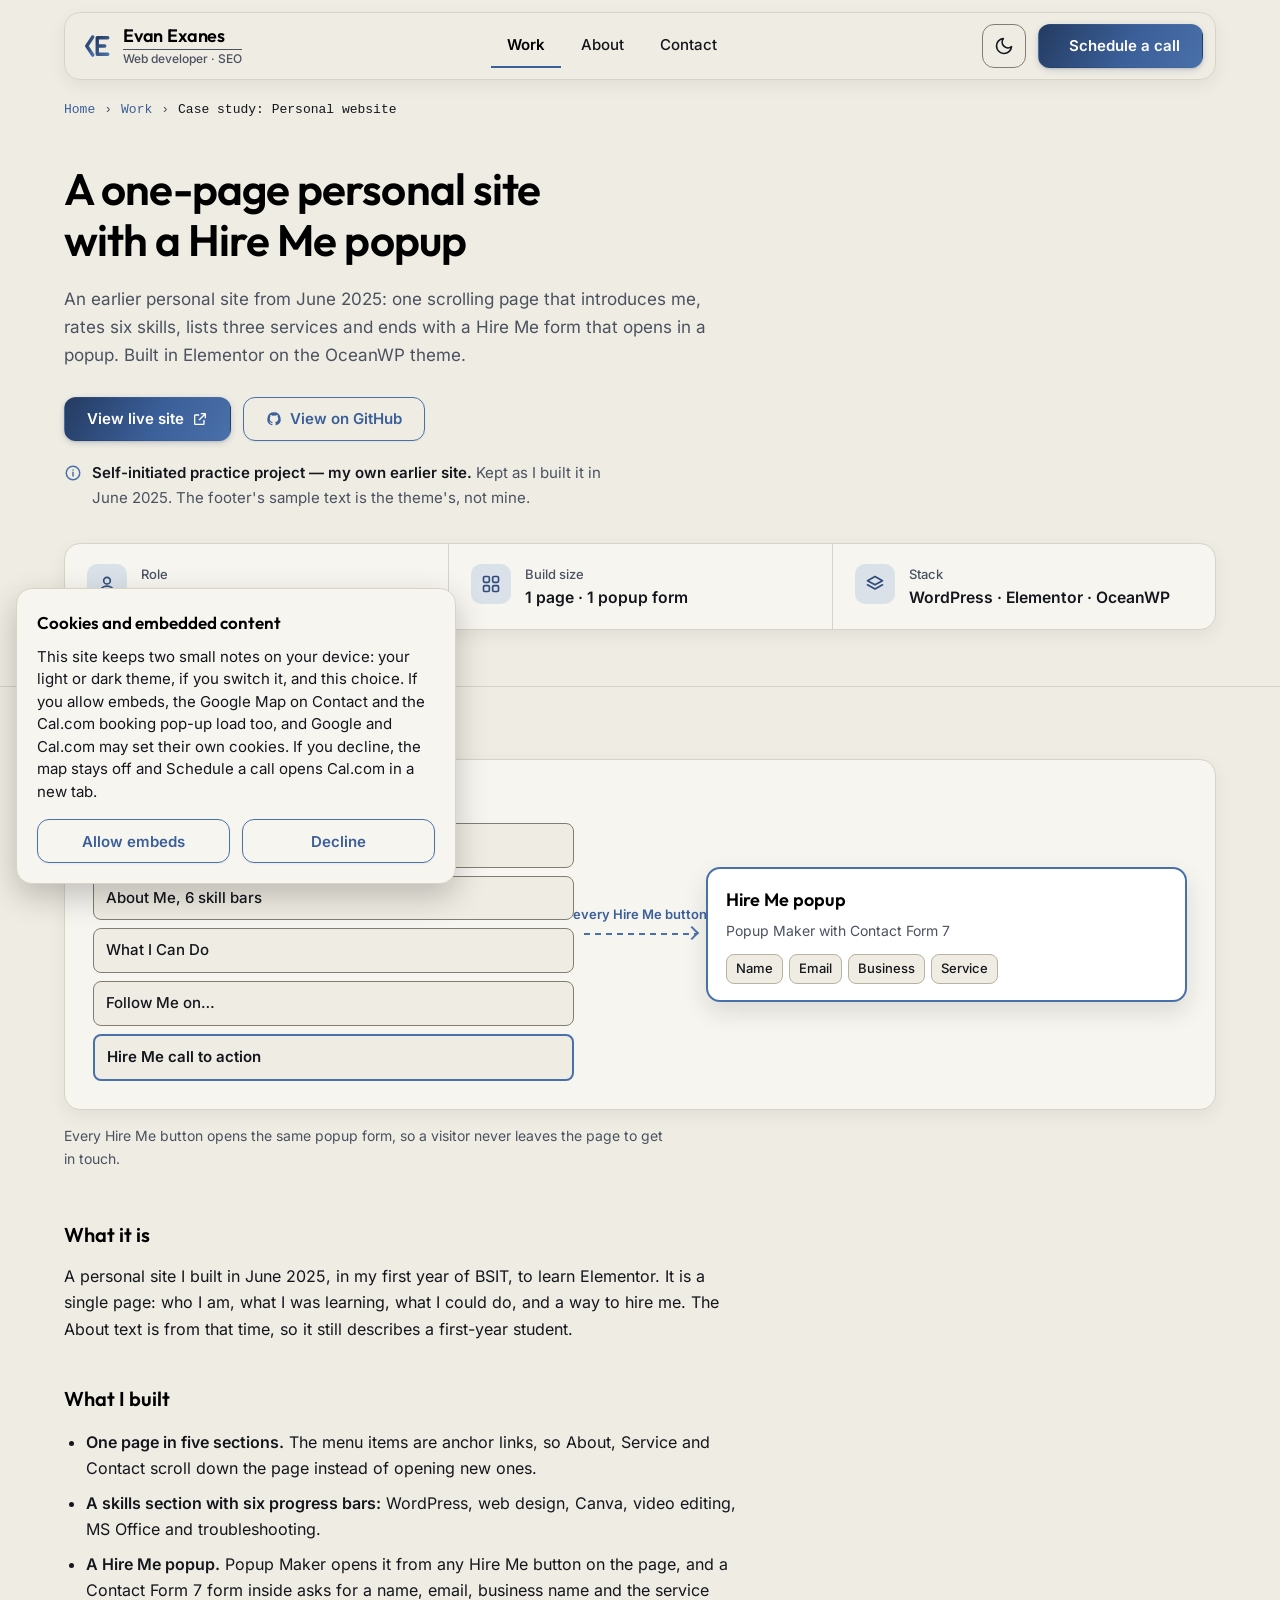
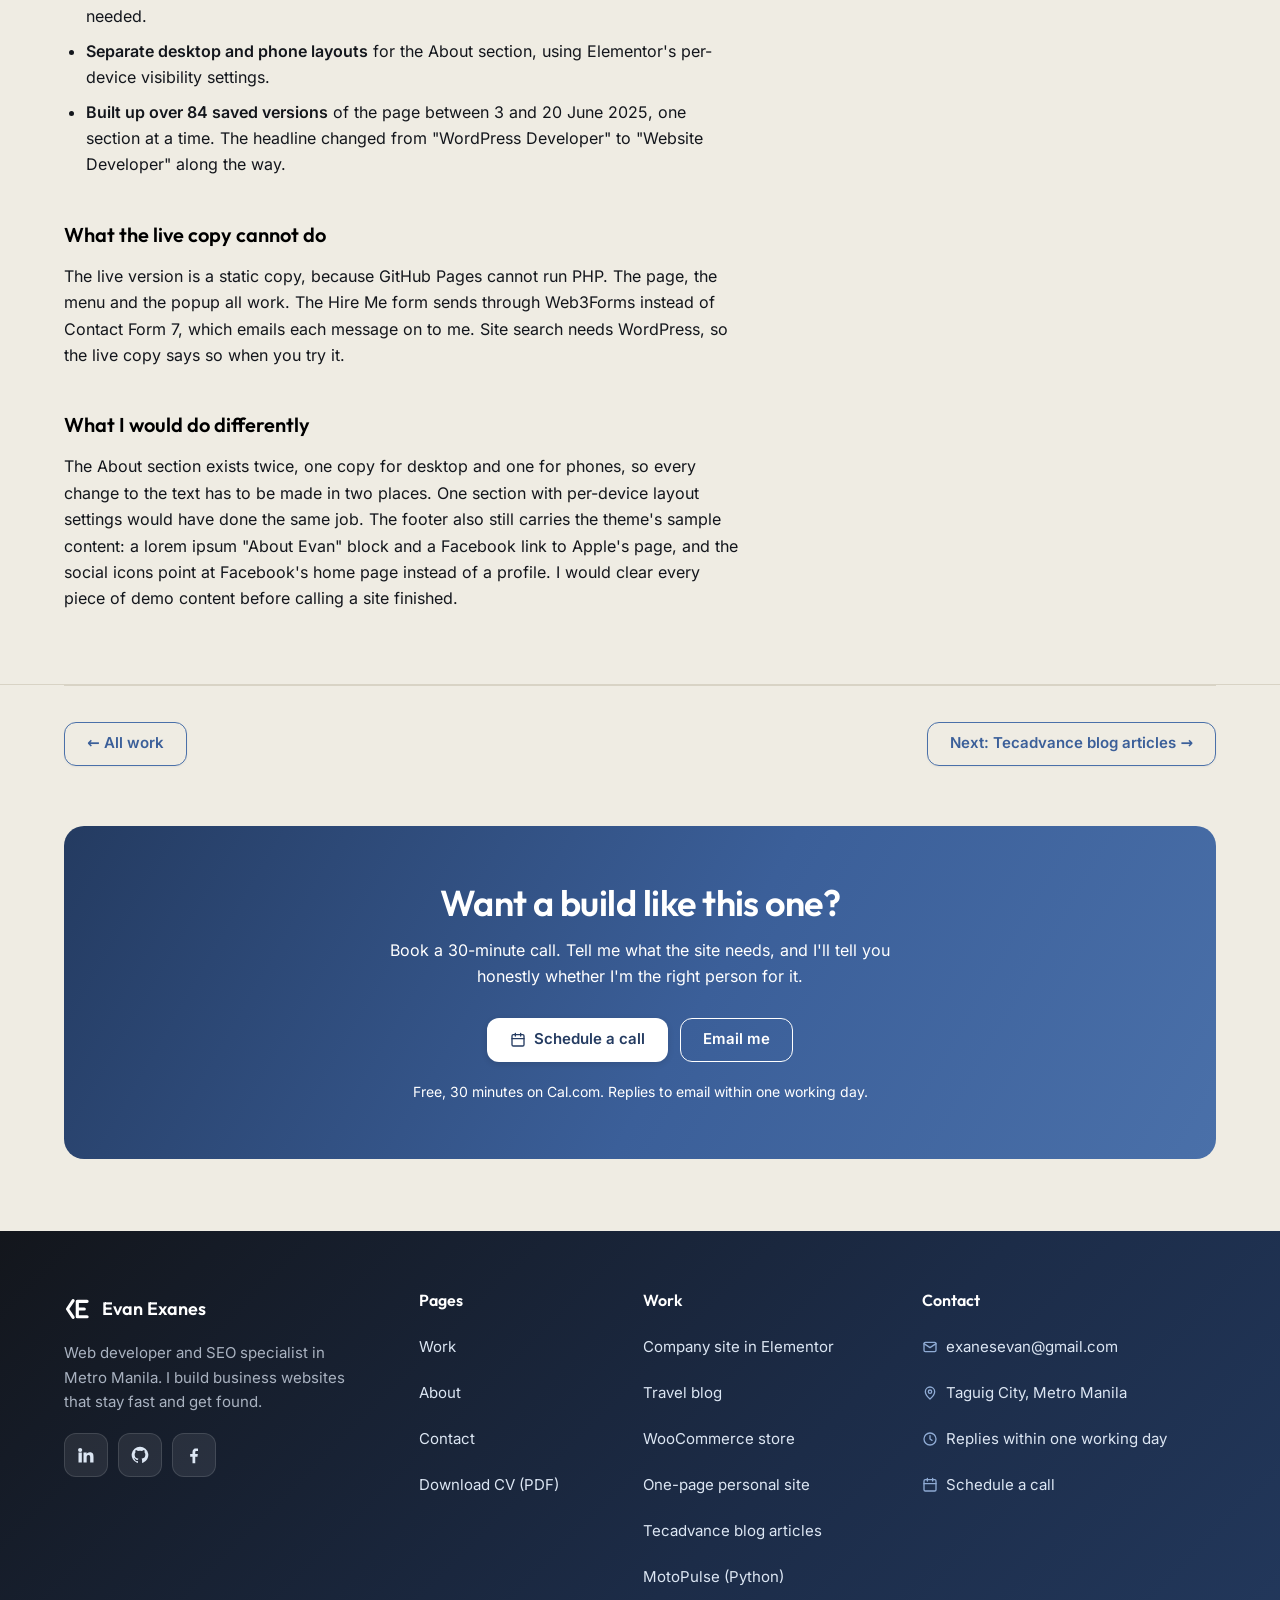
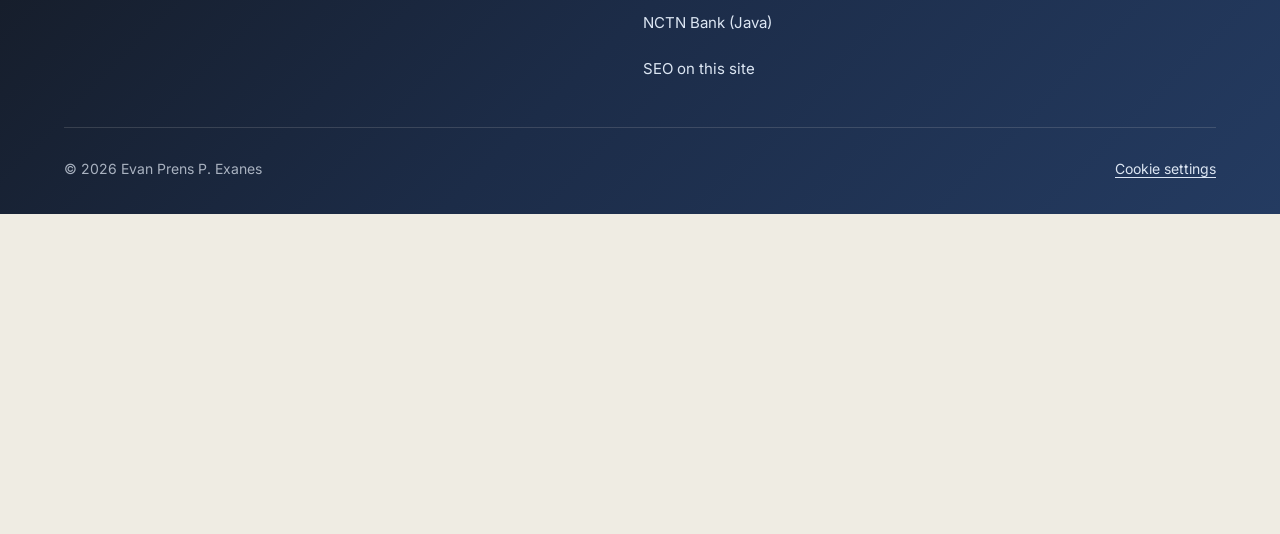
<file: 05-case-study-personal.html>
<!DOCTYPE html>
<!--
Program name: 05-case-study-personal.html
Description: Case study page for a one-page personal site built in Elementor, with a
   Hire Me popup form. Links to the live demo.
Author: Exanes, Evan Prens
Date Compiled: 09/28/2026
======================================================================
Date           Description                      Programmer name
======================================================================
09/28/2026     Initial Implementation           EPPE
11/09/2026     Added file header                EPPE
11/09/2026     Added section comments           EPPE
======================================================================
-->
<html lang="en">
<head>
<meta charset="UTF-8">
<meta name="viewport" content="width=device-width, initial-scale=1.0">
<title>Case study: Personal website — Evan Exanes</title>
<meta name="description" content="A one-page personal site built in Elementor on the OceanWP theme, with a Hire Me popup form: a self-initiated practice project from June 2025.">
<link rel="canonical" href="https://evanexanes.github.io/05-case-study-personal.html">
<meta property="og:type" content="website">
<meta property="og:site_name" content="Evan Exanes">
<meta property="og:title" content="Case study: Personal website — Evan Exanes">
<meta property="og:description" content="A one-page personal site built in Elementor on the OceanWP theme, with a Hire Me popup form: a self-initiated practice project from June 2025.">
<meta property="og:url" content="https://evanexanes.github.io/05-case-study-personal.html">
<meta property="og:locale" content="en_PH">
<meta name="twitter:card" content="summary">
<link rel="preload" href="assets/fonts/inter-latin.woff2" as="font" type="font/woff2" crossorigin>
<link rel="preload" href="assets/fonts/outfit-latin.woff2" as="font" type="font/woff2" crossorigin>
<link rel="stylesheet" href="styles.css">
<link rel="icon" href="assets/favicon.svg" type="image/svg+xml">
<!-- Theme before first paint, so a dark-theme visitor never sees a light flash.
     Order: stored choice, then ?theme=dark|light (used to capture frames),
     then the system preference. Storage can throw (private mode) — ignored. -->
<script>
(function () {
  var t = null;
  try { t = localStorage.getItem('theme'); } catch (e) {}
  var q = /[?&]theme=(dark|light)\b/.exec(location.search);
  if (q) { t = q[1]; }
  if (t !== 'dark' && t !== 'light') {
    t = window.matchMedia && matchMedia('(prefers-color-scheme: dark)').matches ? 'dark' : 'light';
  }
  document.documentElement.setAttribute('data-theme', t);
})();
</script>
</head>
<body>

<a class="skip-link" href="#main">Skip to main content</a>

<!-- Site header: logo, the three main links, the theme switch and the hamburger button used on phones. -->
<header class="site-header">
  <div class="container header-inner">
    <a class="wordmark" href="index.html" aria-label="Evan Exanes, Web developer · SEO — home">
      <svg class="logo-mark" viewBox="0 0 40 40" aria-hidden="true" focusable="false">
        <defs>
          <linearGradient id="logo-grad-light" x1="0" y1="0" x2="1" y2="1"><stop offset="0" stop-color="#243B61"/><stop offset="1" stop-color="#4A70A9"/></linearGradient>
          <linearGradient id="logo-grad-dark" x1="0" y1="0" x2="1" y2="1"><stop offset="0" stop-color="#8FABD4"/><stop offset="1" stop-color="#DCE6F3"/></linearGradient>
        </defs>
        <path d="M13 8 L5 20 L13 32"/><path d="M19 9h14M19 20h10M19 31h14M19 9v22"/>
      </svg>
      <span class="wordmark-text"><span class="wordmark-name">Evan Exanes</span><span class="wordmark-sub">Web developer · SEO</span></span>
    </a>

    <!-- Main navigation for wide screens. -->
    <nav class="site-nav" aria-label="Main">
      <a href="index.html#work" aria-current="true">Work</a>
      <a href="06-about.html">About</a>
      <a href="07-contact.html">Contact</a>
    </nav>

    <div class="header-cta">
      <button class="theme-toggle" type="button" data-theme-toggle aria-pressed="false" aria-label="Dark theme">
        <svg class="icon-moon" viewBox="0 0 24 24" fill="none" stroke="currentColor" stroke-width="2" stroke-linecap="round" stroke-linejoin="round" aria-hidden="true" focusable="false"><path d="M21 12.8A9 9 0 1 1 11.2 3a7 7 0 0 0 9.8 9.8z"/></svg>
        <svg class="icon-sun" viewBox="0 0 24 24" fill="none" stroke="currentColor" stroke-width="2" stroke-linecap="round" stroke-linejoin="round" aria-hidden="true" focusable="false"><circle cx="12" cy="12" r="4"/><path d="M12 2v2M12 20v2M4.9 4.9l1.4 1.4M17.7 17.7l1.4 1.4M2 12h2M20 12h2M4.9 19.1l1.4-1.4M17.7 6.3l1.4-1.4"/></svg>
      </button>
      <a class="btn btn-primary" href="https://cal.com/evan-exanes/30min" target="_blank" rel="noopener noreferrer" data-cal-link="evan-exanes/30min" data-cal-namespace="30min" data-cal-config='{"layout":"month_view"}'><svg viewBox="0 0 24 24" fill="none" stroke="currentColor" stroke-width="2" stroke-linecap="round" stroke-linejoin="round" aria-hidden="true" focusable="false"><rect x="3" y="4" width="18" height="17" rx="2"/><path d="M16 2v4M8 2v4M3 10h18"/></svg>Schedule a call<span class="visually-hidden"> (opens a booking calendar in a pop-up or a new tab)</span></a>
    </div>

    <button class="nav-toggle" id="nav-toggle" type="button" aria-expanded="false" aria-controls="site-drawer" aria-label="Open menu">
      <span class="bar"></span><span class="bar"></span><span class="bar"></span>
    </button>
  </div>
</header>
<!-- Phone menu: a dimmed backdrop and the drawer. script.js opens and closes both. -->
<div class="drawer-shade" id="drawer-shade" hidden></div>
<div class="site-drawer" id="site-drawer" role="dialog" aria-modal="true" aria-label="Menu" hidden>
  <div class="drawer-top">
    <a class="wordmark drawer-wordmark" href="index.html" aria-label="Evan Exanes, Web developer · SEO — home"><svg class="logo-mark" viewBox="0 0 40 40" aria-hidden="true" focusable="false"><path d="M13 8 L5 20 L13 32"/><path d="M19 9h14M19 20h10M19 31h14M19 9v22"/></svg><span class="wordmark-text"><span class="wordmark-name">Evan Exanes</span><span class="wordmark-sub">Web developer · SEO</span></span></a>
    <button class="drawer-close" type="button" aria-label="Close menu" data-drawer-close><svg viewBox="0 0 24 24" fill="none" stroke="currentColor" stroke-width="2" stroke-linecap="round" aria-hidden="true" focusable="false"><path d="M6 6l12 12M18 6L6 18"/></svg></button>
  </div>
  <nav class="drawer-nav" aria-label="Main">
    <a href="index.html#work" aria-current="true">Work</a>
    <a href="06-about.html">About</a>
    <a href="07-contact.html">Contact</a>
  </nav>
  <div class="drawer-actions">
    <a class="btn btn-light" href="https://cal.com/evan-exanes/30min" target="_blank" rel="noopener noreferrer" data-cal-link="evan-exanes/30min" data-cal-namespace="30min" data-cal-config='{"layout":"month_view"}'><svg viewBox="0 0 24 24" fill="none" stroke="currentColor" stroke-width="2" stroke-linecap="round" stroke-linejoin="round" aria-hidden="true" focusable="false"><rect x="3" y="4" width="18" height="17" rx="2"/><path d="M16 2v4M8 2v4M3 10h18"/></svg>Schedule a call<span class="visually-hidden"> (opens a booking calendar in a pop-up or a new tab)</span></a>
    <a class="btn btn-outline-light" href="assets/Evan_Exanes_CV.pdf" download="Evan_Exanes_CV.pdf"><svg viewBox="0 0 24 24" fill="none" stroke="currentColor" stroke-width="2" stroke-linecap="round" stroke-linejoin="round" aria-hidden="true" focusable="false"><path d="M12 4v11M7 10l5 5 5-5M5 20h14"/></svg>Download CV (PDF)</a>
  </div>
  <button class="drawer-theme" type="button" data-theme-toggle aria-pressed="false"><span>Dark theme</span><span class="drawer-switch" aria-hidden="true"></span></button>
</div>
<!-- /site-drawer -->

<!-- Main content. The skip link at the top of the page jumps here. -->
<main id="main">

  <!-- Depth 2, exactly as the chart specifies: Home › Work › this case study. -->
  <div class="container">
    <nav class="breadcrumb" aria-label="Breadcrumb">
      <a href="index.html">Home</a> <span aria-hidden="true">›</span>
      <a href="index.html#work">Work</a> <span aria-hidden="true">›</span>
      <span aria-current="page">Case study: Personal website</span>
    </nav>
  </div>

  <!-- Case study heading: title, summary and the live-site and source links. -->
  <section class="case-header">
    <div class="container">
      <h1 class="case-title">A one-page personal site with a Hire Me popup</h1>
      <p class="case-lede">
        An earlier personal site from June 2025: one scrolling page that introduces me, rates
        six skills, lists three services and ends with a Hire Me form that opens in a popup.
        Built in Elementor on the OceanWP theme.
      </p>

      <!-- Peer-test revision 2: the live site and the source code live HERE,
           inside the case study, not in a separate menu item. -->
      <div class="case-links">
        <a class="btn btn-primary" data-demo="live" href="https://evanexanes.github.io/personal-website/">View live site<svg viewBox="0 0 24 24" fill="none" stroke="currentColor" stroke-width="2" stroke-linecap="round" stroke-linejoin="round" aria-hidden="true" focusable="false"><path d="M14 4h6v6M20 4l-9 9M18 14v5a1 1 0 0 1-1 1H5a1 1 0 0 1-1-1V7a1 1 0 0 1 1-1h5"/></svg></a>
        <a class="btn btn-secondary" data-demo="code" href="https://github.com/evanexanes/personal-website"><svg viewBox="0 0 24 24" aria-hidden="true" focusable="false"><path fill="currentColor" d="M12 2a10 10 0 0 0-3.16 19.49c.5.09.68-.22.68-.48v-1.7c-2.78.6-3.37-1.34-3.37-1.34-.45-1.16-1.1-1.47-1.1-1.47-.9-.62.07-.6.07-.6 1 .07 1.53 1.03 1.53 1.03.89 1.53 2.34 1.09 2.91.83.09-.65.35-1.09.63-1.34-2.22-.25-4.56-1.11-4.56-4.94 0-1.09.39-1.98 1.03-2.68-.1-.25-.45-1.27.1-2.64 0 0 .84-.27 2.75 1.02a9.5 9.5 0 0 1 5 0c1.91-1.29 2.75-1.02 2.75-1.02.55 1.37.2 2.39.1 2.64.64.7 1.03 1.59 1.03 2.68 0 3.84-2.34 4.69-4.57 4.93.36.31.68.92.68 1.85v2.74c0 .27.18.58.69.48A10 10 0 0 0 12 2z"/></svg>View on GitHub</a>
      </div>

      <p class="case-note"><strong>Self-initiated practice project — my own earlier site.</strong> Kept as I built it in June 2025. The footer's sample text is the theme's, not mine.</p>

      <dl class="case-facts">
        <div>
          <dt>Role</dt>
          <dd>Solo build</dd>
        </div>
        <div>
          <dt>Build size</dt>
          <dd>1 page · 1 popup form</dd>
        </div>
        <div>
          <dt>Stack</dt>
          <dd>WordPress · Elementor · OceanWP</dd>
        </div>
      </dl>
    </div>
  </section>

  <!-- Case study body: the problem, the work, the outcome and what I would change. -->
  <section class="section">
    <div class="container">
      <!-- Relationship diagram: drawn in HTML and CSS from the numbers already stated in the text
           below. It is not a screenshot, so no client site, brand or repository is shown. -->
      <figure class="case-visual case-diagram">
        <div class="cd-grid"><div class="cd-side"><p class="cd-label">One page, 5 sections</p><ul class="cd-nodes"><li class="cd-node">Introduction</li><li class="cd-node">About Me, 6 skill bars</li><li class="cd-node">What I Can Do</li><li class="cd-node">Follow Me on…</li><li class="cd-node is-hot">Hire Me call to action</li></ul></div><div class="cd-link"><span class="cd-link-label">every Hire Me button</span></div><div class="cd-hub"><p class="cd-hub-title">Hire Me popup</p><p class="cd-hub-detail">Popup Maker with Contact Form 7</p><ul class="cd-chips"><li>Name</li><li>Email</li><li>Business</li><li>Service</li></ul></div></div>
        <figcaption>Every Hire Me button opens the same popup form, so a visitor never leaves the page to get in touch.</figcaption>
      </figure>

      <div class="prose">
        <h2>What it is</h2>
        <p>
          A personal site I built in June 2025, in my first year of BSIT, to learn Elementor.
          It is a single page: who I am, what I was learning, what I could do, and a way to
          hire me. The About text is from that time, so it still describes a first-year
          student.
        </p>

        <h2>What I built</h2>
        <ul>
          <li>
            <strong>One page in five sections.</strong> The menu items are anchor links, so
            About, Service and Contact scroll down the page instead of opening new ones.
          </li>
          <li>
            <strong>A skills section with six progress bars:</strong> WordPress, web design,
            Canva, video editing, MS Office and troubleshooting.
          </li>
          <li>
            <strong>A Hire Me popup.</strong> Popup Maker opens it from any Hire Me button on
            the page, and a Contact Form 7 form inside asks for a name, email, business name
            and the service needed.
          </li>
          <li>
            <strong>Separate desktop and phone layouts</strong> for the About section, using
            Elementor's per-device visibility settings.
          </li>
          <li>
            <strong>Built up over 84 saved versions</strong> of the page between 3 and 20
            June 2025, one section at a time. The headline changed from "WordPress
            Developer" to "Website Developer" along the way.
          </li>
        </ul>

        <h2>What the live copy cannot do</h2>
        <p>
          The live version is a static copy, because GitHub Pages cannot run PHP. The page,
          the menu and the popup all work. The Hire Me form sends through Web3Forms instead
          of Contact Form 7, which emails each message on to me. Site search needs WordPress,
          so the live copy says so when you try it.
        </p>

        <h2>What I would do differently</h2>
        <p>
          The About section exists twice, one copy for desktop and one for phones, so every
          change to the text has to be made in two places. One section with per-device
          layout settings would have done the same job. The footer also still carries the
          theme's sample content: a lorem ipsum "About Evan" block and a Facebook link to
          Apple's page, and the social icons point at Facebook's home page instead of a
          profile. I would clear every piece of demo content before calling a site finished.
        </p>
      </div>
    </div>
  </section>

  <div class="container">
    <!-- Links to the previous and next case study. -->
    <nav class="case-nav" aria-label="Case study navigation">
      <a class="btn btn-secondary" href="index.html#work">← All work</a>
      <a class="btn btn-secondary" href="08-case-study-tecadvance-blog.html">Next: Tecadvance blog articles →</a>
    </nav>
  </div>


  <!-- Closing card: a prompt to get in touch. -->
  <section class="closing-cta" aria-labelledby="closing-cta-title">
    <div class="container">
      <div class="cta-card">
        <h2 class="cta-title" id="closing-cta-title">Want a build like this one?</h2>
        <p class="cta-body">Book a 30-minute call. Tell me what the site needs, and I'll tell you honestly whether I'm the right person for it.</p>
        <div class="cta-actions">
          <a class="btn btn-light" href="https://cal.com/evan-exanes/30min" target="_blank" rel="noopener noreferrer" data-cal-link="evan-exanes/30min" data-cal-namespace="30min" data-cal-config='{"layout":"month_view"}'><svg viewBox="0 0 24 24" fill="none" stroke="currentColor" stroke-width="2" stroke-linecap="round" stroke-linejoin="round" aria-hidden="true" focusable="false"><rect x="3" y="4" width="18" height="17" rx="2"/><path d="M16 2v4M8 2v4M3 10h18"/></svg>Schedule a call<span class="visually-hidden"> (opens a booking calendar in a pop-up or a new tab)</span></a>
          <a class="btn btn-outline-light" href="mailto:exanesevan@gmail.com">Email me</a>
        </div>
        <p class="cta-fine">Free, 30 minutes on Cal.com. Replies to email within one working day.</p>
      </div>
    </div>
  </section>

</main>

<!-- Site footer: page links, work links and contact details. -->
<footer class="site-footer">
  <div class="container">
    <div class="footer-columns">
      <div class="footer-about">
        <a class="footer-brand" href="index.html" aria-label="Evan Exanes — home">
          <svg class="logo-mark" viewBox="0 0 40 40" aria-hidden="true" focusable="false"><path d="M13 8 L5 20 L13 32"/><path d="M19 9h14M19 20h10M19 31h14M19 9v22"/></svg>
          <span>Evan Exanes</span>
        </a>
        <p class="footer-blurb">Web developer and SEO specialist in Metro Manila. I build business websites that stay fast and get found.</p>
        <ul class="social-list" aria-label="Social profiles">
          <li><a class="social-link" href="https://www.linkedin.com/in/evan-prens-exanes-409434378/" target="_blank" rel="noopener noreferrer" aria-label="LinkedIn (opens in a new tab)" title="LinkedIn"><svg viewBox="0 0 24 24" aria-hidden="true" focusable="false"><path fill="currentColor" d="M4.98 3.5a2.5 2.5 0 1 1 0 5 2.5 2.5 0 0 1 0-5zM3 9h4v12H3zM9 9h3.8v1.7h.05c.53-1 1.83-2.05 3.77-2.05C20.6 8.65 21 11.2 21 14.5V21h-4v-5.8c0-1.4 0-3.2-1.95-3.2S12.8 13.5 12.8 15.1V21H9z"/></svg></a></li>
          <li><a class="social-link" href="https://github.com/evanexanes" target="_blank" rel="noopener noreferrer" aria-label="GitHub (opens in a new tab)" title="GitHub"><svg viewBox="0 0 24 24" aria-hidden="true" focusable="false"><path fill="currentColor" d="M12 2a10 10 0 0 0-3.16 19.49c.5.09.68-.22.68-.48v-1.7c-2.78.6-3.37-1.34-3.37-1.34-.45-1.16-1.1-1.47-1.1-1.47-.9-.62.07-.6.07-.6 1 .07 1.53 1.03 1.53 1.03.89 1.53 2.34 1.09 2.91.83.09-.65.35-1.09.63-1.34-2.22-.25-4.56-1.11-4.56-4.94 0-1.09.39-1.98 1.03-2.68-.1-.25-.45-1.27.1-2.64 0 0 .84-.27 2.75 1.02a9.5 9.5 0 0 1 5 0c1.91-1.29 2.75-1.02 2.75-1.02.55 1.37.2 2.39.1 2.64.64.7 1.03 1.59 1.03 2.68 0 3.84-2.34 4.69-4.57 4.93.36.31.68.92.68 1.85v2.74c0 .27.18.58.69.48A10 10 0 0 0 12 2z"/></svg></a></li>
          <li><a class="social-link" href="https://www.facebook.com/eekswiii" target="_blank" rel="noopener noreferrer" aria-label="Facebook (opens in a new tab)" title="Facebook"><svg viewBox="0 0 24 24" aria-hidden="true" focusable="false"><path fill="currentColor" d="M13.5 22v-8h2.7l.4-3.2h-3.1V8.8c0-.9.3-1.5 1.6-1.5h1.7V4.4c-.3 0-1.3-.1-2.5-.1-2.5 0-4.1 1.5-4.1 4.2v2.3H7.4V14h2.8v8z"/></svg></a></li>
        </ul>
      </div>
      <!-- Footer link lists. -->
      <nav class="footer-nav-lists" aria-label="Footer">
        <div>
          <h2 class="footer-heading">Pages</h2>
          <ul class="footer-links">
            <li><a href="index.html#work">Work</a></li>
            <li><a href="06-about.html">About</a></li>
            <li><a href="07-contact.html">Contact</a></li>
            <li><a href="assets/Evan_Exanes_CV.pdf" download="Evan_Exanes_CV.pdf">Download CV (PDF)</a></li>
          </ul>
        </div>
        <div>
          <h2 class="footer-heading">Work</h2>
          <ul class="footer-links" data-footer-work>
            <li><a href="02-case-study-corporate.html">Company site in Elementor</a></li>
            <li><a href="03-case-study-blog.html">Travel blog</a></li>
            <li><a href="04-case-study-ecommerce.html">WooCommerce store</a></li>
            <li><a href="05-case-study-personal.html">One-page personal site</a></li>
            <li><a href="08-case-study-tecadvance-blog.html">Tecadvance blog articles</a></li>
            <li><a href="09-case-study-motopulse.html">MotoPulse (Python)</a></li>
            <li><a href="10-case-study-nctn-bank.html">NCTN Bank (Java)</a></li>
            <li><a href="11-case-study-seo.html">SEO on this site</a></li>
          </ul>
        </div>
      </nav>
      <div>
        <h2 class="footer-heading">Contact</h2>
        <ul class="footer-links footer-contact">
          <li><a href="mailto:exanesevan@gmail.com"><svg viewBox="0 0 24 24" fill="none" stroke="currentColor" stroke-width="2" stroke-linecap="round" stroke-linejoin="round" aria-hidden="true" focusable="false"><rect x="3" y="5" width="18" height="14" rx="2"/><path d="M3 7l9 6 9-6"/></svg>exanesevan@gmail.com</a></li>
          <li><svg viewBox="0 0 24 24" fill="none" stroke="currentColor" stroke-width="2" stroke-linecap="round" stroke-linejoin="round" aria-hidden="true" focusable="false"><path d="M12 21s-7-6.2-7-11a7 7 0 0 1 14 0c0 4.8-7 11-7 11z"/><circle cx="12" cy="10" r="2.5"/></svg>Taguig City, Metro Manila</li>
          <li><svg viewBox="0 0 24 24" fill="none" stroke="currentColor" stroke-width="2" stroke-linecap="round" stroke-linejoin="round" aria-hidden="true" focusable="false"><circle cx="12" cy="12" r="9"/><path d="M12 7v5l3 2"/></svg>Replies within one working day</li>
          <li><a href="https://cal.com/evan-exanes/30min" target="_blank" rel="noopener noreferrer" data-cal-link="evan-exanes/30min" data-cal-namespace="30min" data-cal-config='{"layout":"month_view"}'><svg viewBox="0 0 24 24" fill="none" stroke="currentColor" stroke-width="2" stroke-linecap="round" stroke-linejoin="round" aria-hidden="true" focusable="false"><rect x="3" y="4" width="18" height="17" rx="2"/><path d="M16 2v4M8 2v4M3 10h18"/></svg>Schedule a call<span class="visually-hidden"> (opens a booking calendar in a pop-up or a new tab)</span></a></li>
        </ul>
      </div>
    </div>
    <div class="footer-bottom">
      <p class="footer-note">© 2026 Evan Prens P. Exanes</p>
      <button type="button" class="footer-consent" data-consent-open hidden>Cookie settings</button>
      <a class="footer-top" href="#main">Back to top <span aria-hidden="true">↑</span></a>
    </div>
  </div>
</footer>

<script src="script.js"></script>
</body>
</html>
</file>
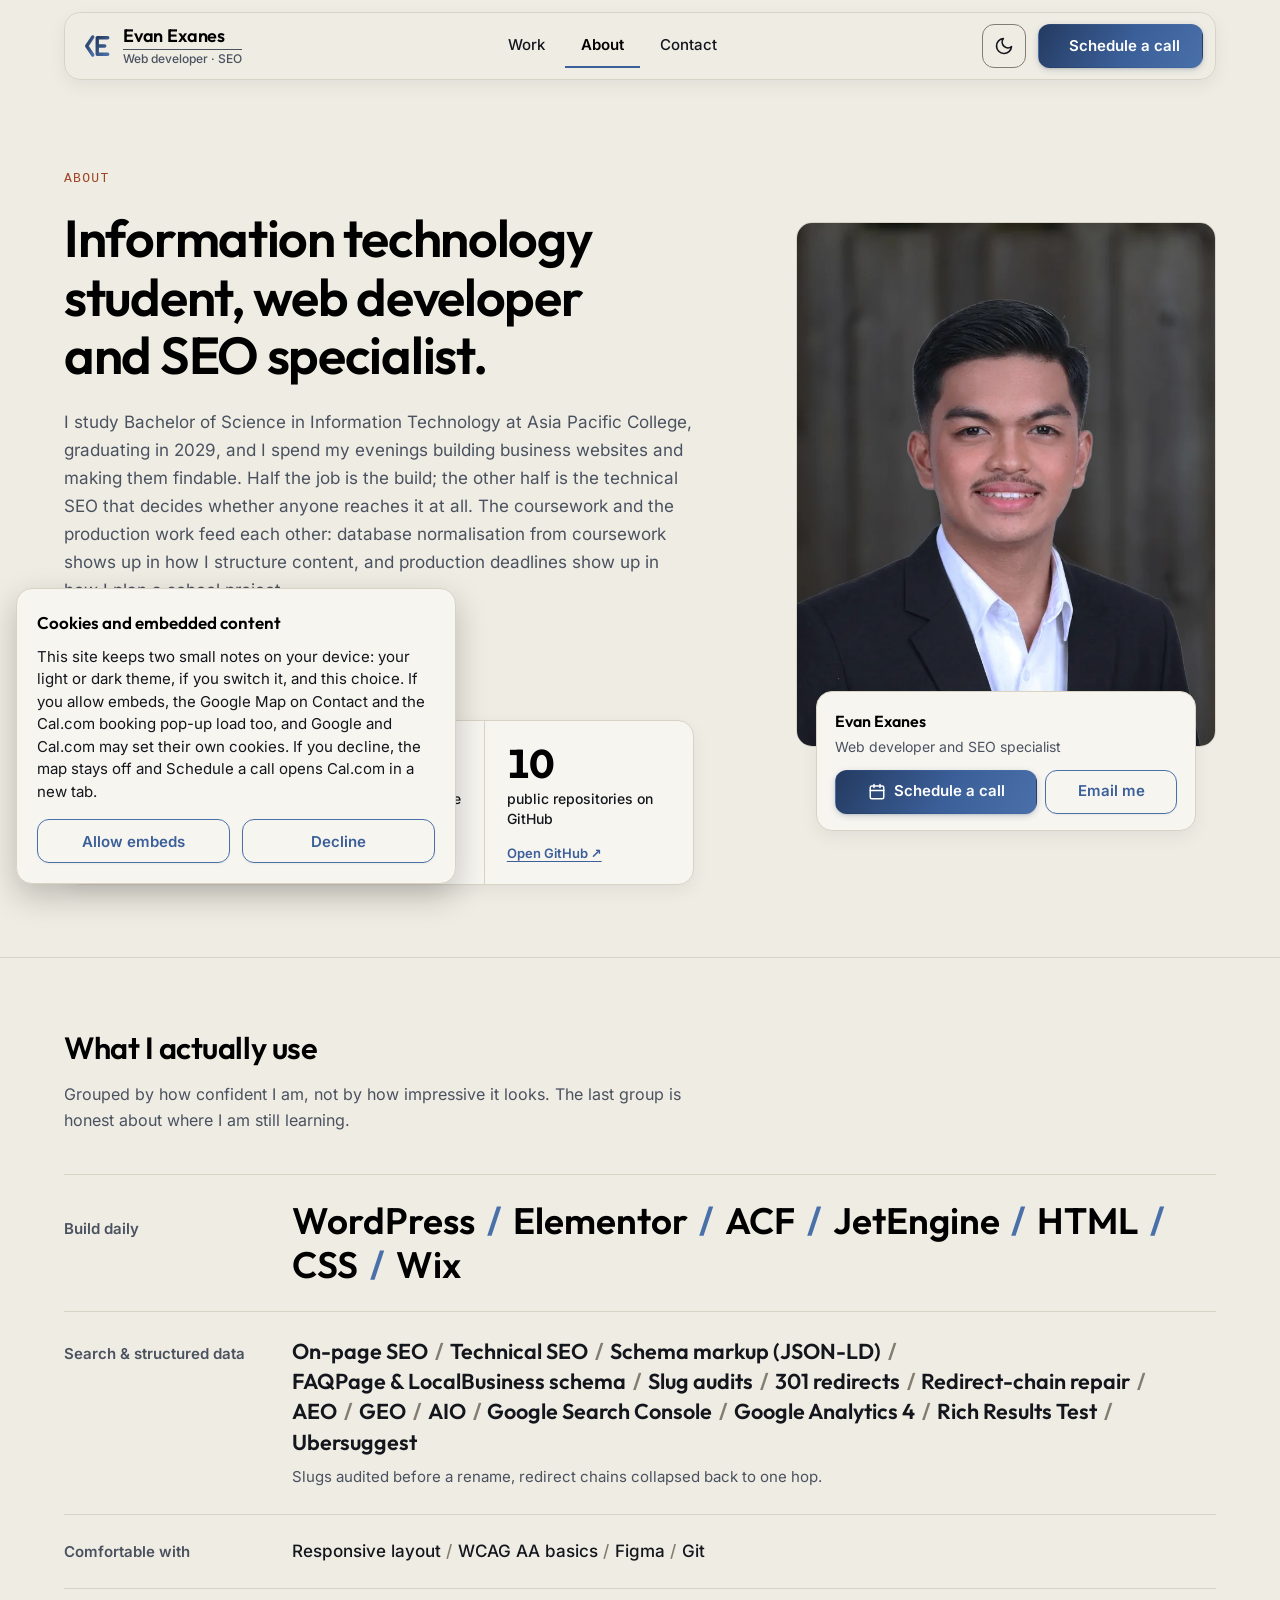
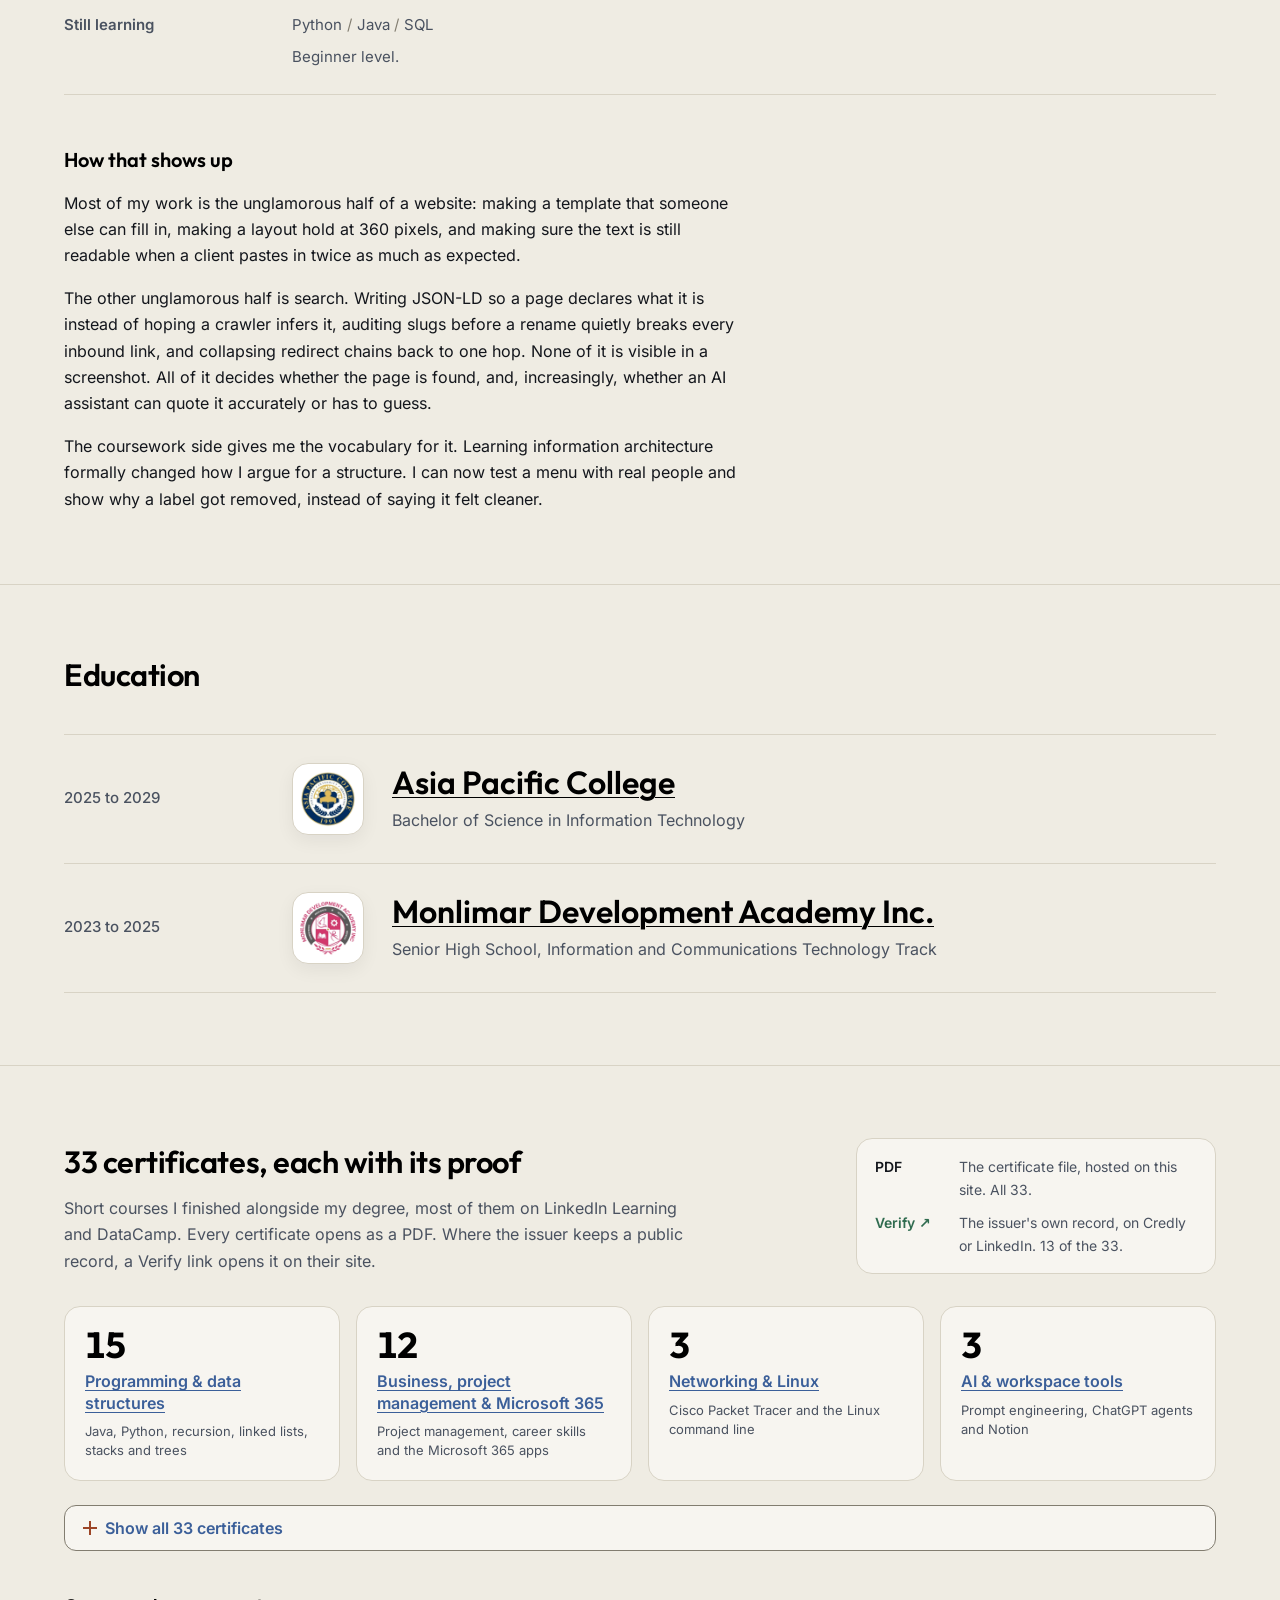
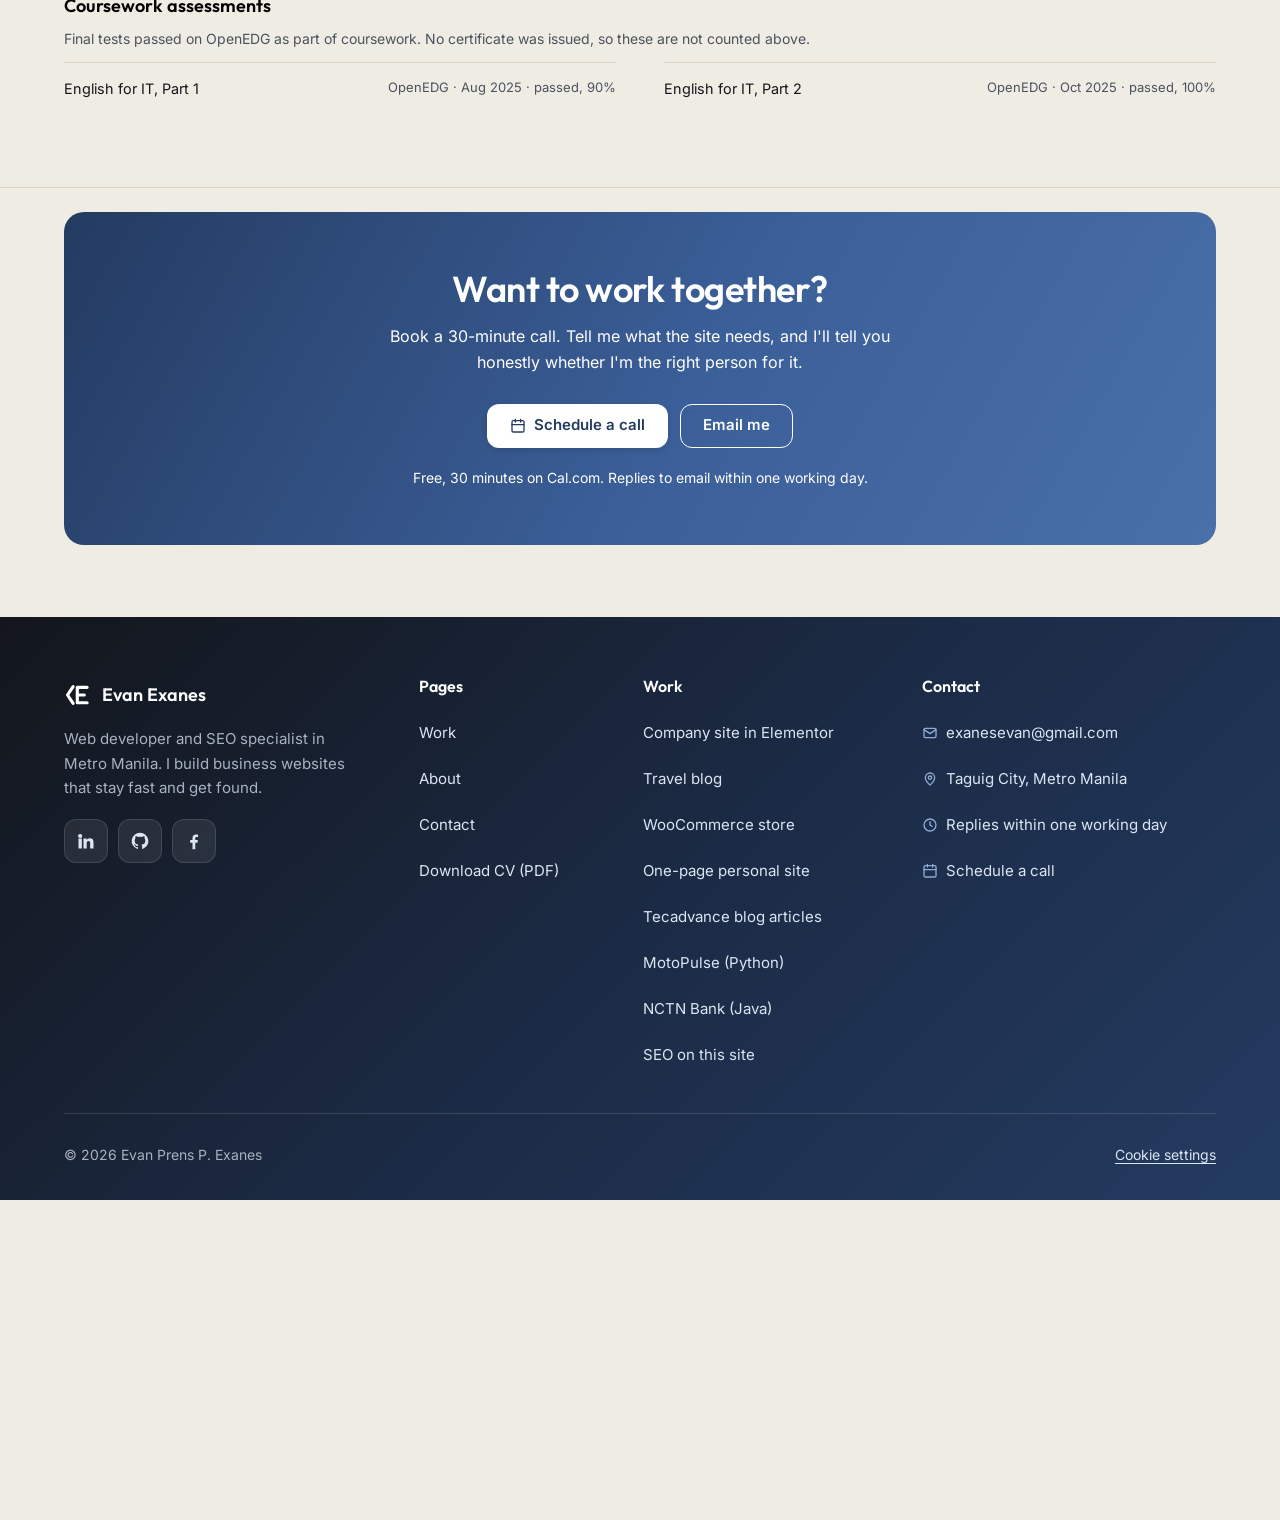
<file: 06-about.html>
<!DOCTYPE html>
<!--
Program name: 06-about.html
Description: About page: skills and tools, education and certificates. The
   certificate topic tiles jump into a list that script.js opens first.
Author: Exanes, Evan Prens
Date Compiled: 09/28/2026
======================================================================
Date           Description                      Programmer name
======================================================================
09/28/2026     Initial Implementation           EPPE
11/09/2026     Added file header                EPPE
11/09/2026     Added section comments           EPPE
======================================================================
-->
<html lang="en">
<head>
<meta charset="UTF-8">
<meta name="viewport" content="width=device-width, initial-scale=1.0">
<title>About — Evan Exanes</title>
<meta name="description" content="Skills and tools — front-end build, technical SEO and structured data — plus education and certificates for Evan Prens P. Exanes.">
<link rel="canonical" href="https://evanexanes.github.io/06-about.html">
<meta property="og:type" content="profile">
<meta property="og:site_name" content="Evan Exanes">
<meta property="og:title" content="About — Evan Exanes">
<meta property="og:description" content="Skills and tools — front-end build, technical SEO and structured data — plus education and certificates for Evan Prens P. Exanes.">
<meta property="og:url" content="https://evanexanes.github.io/06-about.html">
<meta property="og:locale" content="en_PH">
<meta name="twitter:card" content="summary">
<link rel="preload" href="assets/fonts/inter-latin.woff2" as="font" type="font/woff2" crossorigin>
<link rel="preload" href="assets/fonts/outfit-latin.woff2" as="font" type="font/woff2" crossorigin>
<link rel="stylesheet" href="styles.css">
<link rel="icon" href="assets/favicon.svg" type="image/svg+xml">
<!-- Theme before first paint, so a dark-theme visitor never sees a light flash.
     Order: stored choice, then ?theme=dark|light (used to capture frames),
     then the system preference. Storage can throw (private mode) — ignored. -->
<script>
(function () {
  var t = null;
  try { t = localStorage.getItem('theme'); } catch (e) {}
  var q = /[?&]theme=(dark|light)\b/.exec(location.search);
  if (q) { t = q[1]; }
  if (t !== 'dark' && t !== 'light') {
    t = window.matchMedia && matchMedia('(prefers-color-scheme: dark)').matches ? 'dark' : 'light';
  }
  document.documentElement.setAttribute('data-theme', t);
})();
</script>
<script type="application/ld+json">
{
  "@context": "https://schema.org",
  "@type": "ProfilePage",
  "url": "https://evanexanes.github.io/06-about.html",
  "mainEntity": {
    "@type": "Person",
    "@id": "https://evanexanes.github.io/#person",
    "name": "Evan Prens P. Exanes",
    "alternateName": "Evan Exanes",
    "url": "https://evanexanes.github.io/",
    "image": "https://evanexanes.github.io/assets/evan-exanes-portrait-1080.webp"
  }
}
</script>
</head>
<body>

<a class="skip-link" href="#main">Skip to main content</a>

<!-- Site header: logo, the three main links, the theme switch and the hamburger button used on phones. -->
<header class="site-header">
  <div class="container header-inner">
    <a class="wordmark" href="index.html" aria-label="Evan Exanes, Web developer · SEO — home">
      <svg class="logo-mark" viewBox="0 0 40 40" aria-hidden="true" focusable="false">
        <defs>
          <linearGradient id="logo-grad-light" x1="0" y1="0" x2="1" y2="1"><stop offset="0" stop-color="#243B61"/><stop offset="1" stop-color="#4A70A9"/></linearGradient>
          <linearGradient id="logo-grad-dark" x1="0" y1="0" x2="1" y2="1"><stop offset="0" stop-color="#8FABD4"/><stop offset="1" stop-color="#DCE6F3"/></linearGradient>
        </defs>
        <path d="M13 8 L5 20 L13 32"/><path d="M19 9h14M19 20h10M19 31h14M19 9v22"/>
      </svg>
      <span class="wordmark-text"><span class="wordmark-name">Evan Exanes</span><span class="wordmark-sub">Web developer · SEO</span></span>
    </a>

    <!-- Main navigation for wide screens. -->
    <nav class="site-nav" aria-label="Main">
      <a href="index.html#work">Work</a>
      <a href="06-about.html" aria-current="page">About</a>
      <a href="07-contact.html">Contact</a>
    </nav>

    <div class="header-cta">
      <button class="theme-toggle" type="button" data-theme-toggle aria-pressed="false" aria-label="Dark theme">
        <svg class="icon-moon" viewBox="0 0 24 24" fill="none" stroke="currentColor" stroke-width="2" stroke-linecap="round" stroke-linejoin="round" aria-hidden="true" focusable="false"><path d="M21 12.8A9 9 0 1 1 11.2 3a7 7 0 0 0 9.8 9.8z"/></svg>
        <svg class="icon-sun" viewBox="0 0 24 24" fill="none" stroke="currentColor" stroke-width="2" stroke-linecap="round" stroke-linejoin="round" aria-hidden="true" focusable="false"><circle cx="12" cy="12" r="4"/><path d="M12 2v2M12 20v2M4.9 4.9l1.4 1.4M17.7 17.7l1.4 1.4M2 12h2M20 12h2M4.9 19.1l1.4-1.4M17.7 6.3l1.4-1.4"/></svg>
      </button>
      <a class="btn btn-primary" href="https://cal.com/evan-exanes/30min" target="_blank" rel="noopener noreferrer" data-cal-link="evan-exanes/30min" data-cal-namespace="30min" data-cal-config='{"layout":"month_view"}'><svg viewBox="0 0 24 24" fill="none" stroke="currentColor" stroke-width="2" stroke-linecap="round" stroke-linejoin="round" aria-hidden="true" focusable="false"><rect x="3" y="4" width="18" height="17" rx="2"/><path d="M16 2v4M8 2v4M3 10h18"/></svg>Schedule a call<span class="visually-hidden"> (opens a booking calendar in a pop-up or a new tab)</span></a>
    </div>

    <button class="nav-toggle" id="nav-toggle" type="button" aria-expanded="false" aria-controls="site-drawer" aria-label="Open menu">
      <span class="bar"></span><span class="bar"></span><span class="bar"></span>
    </button>
  </div>
</header>
<!-- Phone menu: a dimmed backdrop and the drawer. script.js opens and closes both. -->
<div class="drawer-shade" id="drawer-shade" hidden></div>
<div class="site-drawer" id="site-drawer" role="dialog" aria-modal="true" aria-label="Menu" hidden>
  <div class="drawer-top">
    <a class="wordmark drawer-wordmark" href="index.html" aria-label="Evan Exanes, Web developer · SEO — home"><svg class="logo-mark" viewBox="0 0 40 40" aria-hidden="true" focusable="false"><path d="M13 8 L5 20 L13 32"/><path d="M19 9h14M19 20h10M19 31h14M19 9v22"/></svg><span class="wordmark-text"><span class="wordmark-name">Evan Exanes</span><span class="wordmark-sub">Web developer · SEO</span></span></a>
    <button class="drawer-close" type="button" aria-label="Close menu" data-drawer-close><svg viewBox="0 0 24 24" fill="none" stroke="currentColor" stroke-width="2" stroke-linecap="round" aria-hidden="true" focusable="false"><path d="M6 6l12 12M18 6L6 18"/></svg></button>
  </div>
  <nav class="drawer-nav" aria-label="Main">
    <a href="index.html#work">Work</a>
    <a href="06-about.html" aria-current="page">About</a>
    <a href="07-contact.html">Contact</a>
  </nav>
  <div class="drawer-actions">
    <a class="btn btn-light" href="https://cal.com/evan-exanes/30min" target="_blank" rel="noopener noreferrer" data-cal-link="evan-exanes/30min" data-cal-namespace="30min" data-cal-config='{"layout":"month_view"}'><svg viewBox="0 0 24 24" fill="none" stroke="currentColor" stroke-width="2" stroke-linecap="round" stroke-linejoin="round" aria-hidden="true" focusable="false"><rect x="3" y="4" width="18" height="17" rx="2"/><path d="M16 2v4M8 2v4M3 10h18"/></svg>Schedule a call<span class="visually-hidden"> (opens a booking calendar in a pop-up or a new tab)</span></a>
    <a class="btn btn-outline-light" href="assets/Evan_Exanes_CV.pdf" download="Evan_Exanes_CV.pdf"><svg viewBox="0 0 24 24" fill="none" stroke="currentColor" stroke-width="2" stroke-linecap="round" stroke-linejoin="round" aria-hidden="true" focusable="false"><path d="M12 4v11M7 10l5 5 5-5M5 20h14"/></svg>Download CV (PDF)</a>
  </div>
  <button class="drawer-theme" type="button" data-theme-toggle aria-pressed="false"><span>Dark theme</span><span class="drawer-switch" aria-hidden="true"></span></button>
</div>
<!-- /site-drawer -->

<!-- Main content. The skip link at the top of the page jumps here. -->
<main id="main">

<!-- About hero: introduction, three figures and the portrait. -->
<section class="hero about-hero">
    <div class="container about-intro">
      <div class="about-intro-text">
        <p class="hero-role">About</p>
        <h1 class="hero-intro">Information technology student, web developer and SEO specialist.</h1>
        <p class="hero-support">
          I study Bachelor of Science in Information Technology at Asia Pacific College, graduating in 2029,
          and I spend my evenings building business websites and making them findable. Half
          the job is the build; the other half is the technical SEO that decides whether anyone
          reaches it at all. The coursework and the production work feed each other:
          database normalisation from coursework shows up in how I structure content, and
          production deadlines show up in how I plan a school project.
        </p>
        <div class="hero-actions">
          <a class="btn btn-primary" href="assets/Evan_Exanes_CV.pdf" download="Evan_Exanes_CV.pdf">Download CV (PDF)</a>
          <a class="btn btn-secondary" href="index.html#work">See the work</a>
        </div>

        <!-- Stats (2026-10-09, option E): one card, three numbers, and each one links to where
             it can be checked. "8 case studies" counts the LIVE site: the publish step adds two
             case studies to the six in this folder, and publish_portfolio.py fails if this number
             and the published case-study pages disagree. script.js counts each number up once. -->
        <dl class="about-stats">
          <div class="about-stat">
            <dt>completed certificates</dt>
            <dd class="stat-value"><span class="stat-num" data-count-to="33" aria-hidden="true">33</span><span class="visually-hidden">33</span></dd>
            <dd class="stat-proof"><a href="#certificates">PDF for every certificate</a></dd>
          </div>
          <div class="about-stat">
            <dt>case studies on this site</dt>
            <dd class="stat-value"><span class="stat-num" data-count-to="8" aria-hidden="true">8</span><span class="visually-hidden">8</span></dd>
            <dd class="stat-proof"><a href="index.html#work">Read them</a></dd>
          </div>
          <div class="about-stat">
            <dt>public repositories on GitHub</dt>
            <dd class="stat-value"><span class="stat-num" data-count-to="10" aria-hidden="true">10</span><span class="visually-hidden">10</span></dd>
            <dd class="stat-proof"><a href="https://github.com/evanexanes" target="_blank" rel="noopener noreferrer">Open GitHub <span aria-hidden="true">↗</span><span class="visually-hidden"> (opens in a new tab)</span></a></dd>
          </div>
        </dl>
      </div>

      <div class="about-portrait">
        <img class="portrait-img" src="assets/evan-exanes-portrait-720.webp"
             srcset="assets/evan-exanes-portrait-720.webp 720w, assets/evan-exanes-portrait-1080.webp 1080w"
             sizes="(max-width: 900px) min(100vw - 48px, 420px), 420px"
             width="720" height="900" fetchpriority="high"
             alt="Evan Exanes in a dark suit and white shirt, smiling">
        <div class="portrait-card">
          <p class="portrait-name">Evan Exanes</p>
          <p class="portrait-role">Web developer and SEO specialist</p>
          <div class="portrait-actions">
            <a class="btn btn-primary" href="https://cal.com/evan-exanes/30min" target="_blank" rel="noopener noreferrer" data-cal-link="evan-exanes/30min" data-cal-namespace="30min" data-cal-config='{"layout":"month_view"}'><svg viewBox="0 0 24 24" fill="none" stroke="currentColor" stroke-width="2" stroke-linecap="round" stroke-linejoin="round" aria-hidden="true" focusable="false"><rect x="3" y="4" width="18" height="17" rx="2"/><path d="M16 2v4M8 2v4M3 10h18"/></svg>Schedule a call<span class="visually-hidden"> (opens a booking calendar in a pop-up or a new tab)</span></a>
            <a class="btn btn-secondary" href="mailto:exanesevan@gmail.com">Email me</a>
          </div>
        </div>
      </div>
    </div>
  </section>

  <!-- ==================================================================
       IA v2, ABOUT branch: Skills & tools, Education, Certificates.
       Certificates was MOVED here by peer-test revision 1; it used to sit
       under "Proof", which the testers found unclear. Pass 2: Download CV
       is offered in the About intro, the Home hero, the drawer and the footer.
       Addendum 1 (D14 to D17): portrait intro, skills ledger, school rows,
       featured certificates. Nothing on this page states a year of study,
       so it stays true until 2029.
       ================================================================== -->

  <!-- Skills: the tools I actually use. -->
  <section class="section" id="skills">
    <div class="container">
      <div class="section-head">
        <h2 class="section-title">What I actually use</h2>
        <p class="section-lede">
          Grouped by how confident I am, not by how impressive it looks. The last group is
          honest about where I am still learning.
        </p>
      </div>

      <div class="ledger">
        <div class="ledger-row ledger-daily">
          <h3>Build daily</h3>
          <div>
            <ul class="tools">
              <li>WordPress</li><li>Elementor</li><li>ACF</li><li>JetEngine</li>
              <li>HTML</li><li>CSS</li><li>Wix</li>
            </ul>
          </div>
        </div>
        <div class="ledger-row ledger-search">
          <h3>Search &amp; structured data</h3>
          <div>
            <ul class="tools">
              <li>On-page SEO</li><li>Technical SEO</li><li>Schema markup (JSON-LD)</li>
              <li>FAQPage &amp; LocalBusiness schema</li><li>Slug audits</li>
              <li>301 redirects</li><li>Redirect-chain repair</li>
              <li>AEO</li><li>GEO</li><li>AIO</li>
              <li>Google Search Console</li><li>Google Analytics 4</li><li>Rich Results Test</li><li>Ubersuggest</li>
            </ul>
            <p class="ledger-note">Slugs audited before a rename, redirect chains collapsed back to one hop.</p>
          </div>
        </div>
        <div class="ledger-row ledger-comfort">
          <h3>Comfortable with</h3>
          <div>
            <ul class="tools">
              <li>Responsive layout</li><li>WCAG AA basics</li><li>Figma</li><li>Git</li>
            </ul>
          </div>
        </div>
        <div class="ledger-row ledger-learning">
          <h3>Still learning</h3>
          <div>
            <ul class="tools">
              <li>Python</li><li>Java</li><li>SQL</li>
            </ul>
            <p class="ledger-note">Beginner level.</p>
          </div>
        </div>
      </div>

      <div class="ledger-prose">
        <h3>How that shows up</h3>
        <div class="prose prose-tight">
          <p>
            Most of my work is the unglamorous half of a website: making a template that
            someone else can fill in, making a layout hold at 360 pixels, and making sure
            the text is still readable when a client pastes in twice as much as expected.
          </p>
          <p>
            The other unglamorous half is search. Writing JSON-LD so a page declares what it
            is instead of hoping a crawler infers it, auditing slugs before a rename quietly
            breaks every inbound link, and collapsing redirect chains back to one hop. None
            of it is visible in a screenshot. All of it decides whether the page is found,
            and, increasingly, whether an AI assistant can quote it accurately or has to
            guess.
          </p>
          <p>
            The coursework side gives me the vocabulary for it. Learning information
            architecture formally changed how I argue for a structure. I can now test a
            menu with real people and show why a label got removed, instead of saying it
            felt cleaner.
          </p>
        </div>
      </div>
    </div>
  </section>

  <!-- Education. -->
  <section class="section" id="education">
    <div class="container">
      <div class="section-head">
        <h2 class="section-title">Education</h2>
      </div>

      <ul class="edu-list">
        <li class="edu-row">
          <span class="edu-when">2025 to 2029</span>
          <span class="edu-logo"><img src="assets/logo-apc.webp" alt="" width="256" height="256" loading="lazy"></span>
          <div>
            <p class="edu-school"><a href="https://apc.edu.ph/" target="_blank" rel="noopener" aria-label="Asia Pacific College, official website (opens in a new tab)">Asia Pacific College</a></p>
            <p class="edu-degree">Bachelor of Science in Information Technology</p>
          </div>
        </li>
        <li class="edu-row">
          <span class="edu-when">2023 to 2025</span>
          <span class="edu-logo"><img src="assets/logo-mda.webp" alt="" width="256" height="256" loading="lazy"></span>
          <div>
            <p class="edu-school"><a href="https://www.facebook.com/Monlimar" target="_blank" rel="noopener" aria-label="Monlimar Development Academy Inc., Facebook page (opens in a new tab)">Monlimar Development Academy Inc.</a></p>
            <p class="edu-degree">Senior High School, Information and Communications Technology Track</p>
          </div>
        </li>
      </ul>
    </div>
  </section>

  <!-- Certificates (2026-10-09): 33 certificates, grouped by subject, no hand-picked "featured"
       row. Four subject tiles say what the list covers and jump into it; the list itself stays
       behind one disclosure, and script.js opens it when a tile is used. Every row links to its
       PDF in assets/certificates/. A Verify link appears only where the issuer's own page was
       tested on 2026-10-09 and shows the record (13 of 33). The eight Microsoft 365 course IDs
       from September 2025 answer 404 on LinkedIn, so they carry the PDF only. -->
  <!-- Certificates: each one listed with its proof. -->
  <section class="section" id="certificates">
    <div class="container">
      <div class="cert-head">
        <div class="section-head">
          <h2 class="section-title">33 certificates, each with its proof</h2>
          <p class="section-lede">
            Short courses I finished alongside my degree, most of them on LinkedIn Learning and
            DataCamp. Every certificate opens as a PDF. Where the issuer keeps a public record,
            a Verify link opens it on their site.
          </p>
        </div>
        <dl class="cert-key">
          <div><dt>PDF</dt><dd>The certificate file, hosted on this site. All 33.</dd></div>
          <div><dt class="cert-key-verify">Verify <span aria-hidden="true">↗</span></dt><dd>The issuer's own record, on Credly or LinkedIn. 13 of the 33.</dd></div>
        </dl>
      </div>

      <nav class="cert-topics" aria-label="Certificates by subject">
        <a class="cert-topic" href="#cert-programming"><span class="cert-topic-n">15</span><span class="cert-topic-name">Programming &amp; data structures</span><span class="cert-topic-covers">Java, Python, recursion, linked lists, stacks and trees</span></a>
        <a class="cert-topic" href="#cert-business"><span class="cert-topic-n">12</span><span class="cert-topic-name">Business, project management &amp; Microsoft 365</span><span class="cert-topic-covers">Project management, career skills and the Microsoft 365 apps</span></a>
        <a class="cert-topic" href="#cert-networking"><span class="cert-topic-n">3</span><span class="cert-topic-name">Networking &amp; Linux</span><span class="cert-topic-covers">Cisco Packet Tracer and the Linux command line</span></a>
        <a class="cert-topic" href="#cert-ai"><span class="cert-topic-n">3</span><span class="cert-topic-name">AI &amp; workspace tools</span><span class="cert-topic-covers">Prompt engineering, ChatGPT agents and Notion</span></a>
      </nav>

      <details class="cert-more cert-all" id="cert-list">
        <summary>Show all 33 certificates</summary>
        <div class="cert-groups">
          <div class="cert-col">
            <div class="cert-group" id="cert-programming">
              <h3>Programming &amp; data structures <span class="cert-count">15 certificates</span></h3>
              <ul>
                <li><span class="c-name"><span class="c-title">Java Foundations</span><span class="c-issuer">Oracle Academy</span></span><a class="c-pdf" href="assets/certificates/oracle-java-foundations.pdf" target="_blank" rel="noopener" aria-label="Java Foundations certificate (PDF, opens in a new tab)">PDF</a></li>
                <li><span class="c-name"><span class="c-title">Introduction to Java</span><span class="c-issuer">DataCamp</span></span><a class="c-pdf" href="assets/certificates/datacamp-introduction-to-java.pdf" target="_blank" rel="noopener" aria-label="Introduction to Java certificate (PDF, opens in a new tab)">PDF</a></li>
                <li><span class="c-name"><span class="c-title">Intermediate Java</span><span class="c-issuer">DataCamp</span></span><a class="c-pdf" href="assets/certificates/datacamp-intermediate-java.pdf" target="_blank" rel="noopener" aria-label="Intermediate Java certificate (PDF, opens in a new tab)">PDF</a></li>
                <li><span class="c-name"><span class="c-title">Introduction to Object-Oriented Programming in Java</span><span class="c-issuer">DataCamp</span></span><a class="c-pdf" href="assets/certificates/datacamp-oop-in-java.pdf" target="_blank" rel="noopener" aria-label="Introduction to Object-Oriented Programming in Java certificate (PDF, opens in a new tab)">PDF</a></li>
                <li><span class="c-name"><span class="c-title">Learning Java 11</span><span class="c-issuer">LinkedIn Learning</span></span><a class="c-pdf" href="assets/certificates/linkedin-learning-java-11.pdf" target="_blank" rel="noopener" aria-label="Learning Java 11 certificate (PDF, opens in a new tab)">PDF</a><a class="c-verify" href="https://www.linkedin.com/learning/certificates/5e227eea0f0b5d51c6be31c85f93ede5e0e9e613166cddbca9b652727cee5e72" target="_blank" rel="noopener noreferrer" aria-label="Verify Learning Java 11 on LinkedIn Learning (opens in a new tab)">Verify <span aria-hidden="true">↗</span></a></li>
                <li><span class="c-name"><span class="c-title">Introduction to Python</span><span class="c-issuer">DataCamp</span></span><a class="c-pdf" href="assets/certificates/datacamp-introduction-to-python.pdf" target="_blank" rel="noopener" aria-label="Introduction to Python certificate (PDF, opens in a new tab)">PDF</a></li>
                <li><span class="c-name"><span class="c-title">Intermediate Python</span><span class="c-issuer">DataCamp</span></span><a class="c-pdf" href="assets/certificates/datacamp-intermediate-python.pdf" target="_blank" rel="noopener" aria-label="Intermediate Python certificate (PDF, opens in a new tab)">PDF</a></li>
                <li><span class="c-name"><span class="c-title">Python for Non-Programmers</span><span class="c-issuer">LinkedIn Learning</span></span><a class="c-pdf" href="assets/certificates/linkedin-python-for-non-programmers.pdf" target="_blank" rel="noopener" aria-label="Python for Non-Programmers certificate (PDF, opens in a new tab)">PDF</a><a class="c-verify" href="https://www.linkedin.com/learning/certificates/feb793d12759a1afca8086e19fe1069960782a7a439c50d6dd40aabc8b69b02c" target="_blank" rel="noopener noreferrer" aria-label="Verify Python for Non-Programmers on LinkedIn Learning (opens in a new tab)">Verify <span aria-hidden="true">↗</span></a></li>
                <li><span class="c-name"><span class="c-title">Learning Python</span><span class="c-issuer">LinkedIn Learning</span></span><a class="c-pdf" href="assets/certificates/linkedin-learning-python.pdf" target="_blank" rel="noopener" aria-label="Learning Python certificate (PDF, opens in a new tab)">PDF</a><a class="c-verify" href="https://www.linkedin.com/learning/certificates/ae433077758f1baa7e156836f4fc7a4d118c8458b0f07b454a052c8894a0c3da" target="_blank" rel="noopener noreferrer" aria-label="Verify Learning Python on LinkedIn Learning (opens in a new tab)">Verify <span aria-hidden="true">↗</span></a></li>
                <li><span class="c-name"><span class="c-title">Python: Recursion</span><span class="c-issuer">LinkedIn Learning</span></span><a class="c-pdf" href="assets/certificates/linkedin-python-recursion.pdf" target="_blank" rel="noopener" aria-label="Python: Recursion certificate (PDF, opens in a new tab)">PDF</a><a class="c-verify" href="https://www.linkedin.com/learning/certificates/c348df6c920cf55e7f144c3b630d49f7d7a706f427ddc0bc5f95dc8d98a93ff4" target="_blank" rel="noopener noreferrer" aria-label="Verify Python: Recursion on LinkedIn Learning (opens in a new tab)">Verify <span aria-hidden="true">↗</span></a></li>
                <li><span class="c-name"><span class="c-title">Python Data Structures: Linked Lists</span><span class="c-issuer">LinkedIn Learning</span></span><a class="c-pdf" href="assets/certificates/linkedin-python-linked-lists.pdf" target="_blank" rel="noopener" aria-label="Python Data Structures: Linked Lists certificate (PDF, opens in a new tab)">PDF</a><a class="c-verify" href="https://www.linkedin.com/learning/certificates/f843a45ca3bf9e12fe1662be8169087d56285497dfaf67b48d5c46a107e584fd" target="_blank" rel="noopener noreferrer" aria-label="Verify Python Data Structures: Linked Lists on LinkedIn Learning (opens in a new tab)">Verify <span aria-hidden="true">↗</span></a></li>
                <li><span class="c-name"><span class="c-title">Python Data Structures: Stacks, Deques, and Queues</span><span class="c-issuer">LinkedIn Learning</span></span><a class="c-pdf" href="assets/certificates/linkedin-python-stacks-deques-queues.pdf" target="_blank" rel="noopener" aria-label="Python Data Structures: Stacks, Deques, and Queues certificate (PDF, opens in a new tab)">PDF</a><a class="c-verify" href="https://www.linkedin.com/learning/certificates/aa478b8592f4f62399150c522a1813aeb30bbbe668d911d863fcc60b59531376" target="_blank" rel="noopener noreferrer" aria-label="Verify Python Data Structures: Stacks, Deques, and Queues on LinkedIn Learning (opens in a new tab)">Verify <span aria-hidden="true">↗</span></a></li>
                <li><span class="c-name"><span class="c-title">Python Data Structures: Trees</span><span class="c-issuer">LinkedIn Learning</span></span><a class="c-pdf" href="assets/certificates/linkedin-python-trees.pdf" target="_blank" rel="noopener" aria-label="Python Data Structures: Trees certificate (PDF, opens in a new tab)">PDF</a><a class="c-verify" href="https://www.linkedin.com/learning/certificates/6a6ff6dcc10b8d3bce9f21509a5ac1b4ba8550913bf71d9069ee4c2b3d0a6e24" target="_blank" rel="noopener noreferrer" aria-label="Verify Python Data Structures: Trees on LinkedIn Learning (opens in a new tab)">Verify <span aria-hidden="true">↗</span></a></li>
                <li><span class="c-name"><span class="c-title">Introduction to Computer Science (Python)</span><span class="c-issuer">CodeCombat</span></span><a class="c-pdf" href="assets/certificates/codecombat-introduction-to-computer-science.pdf" target="_blank" rel="noopener" aria-label="Introduction to Computer Science (Python) certificate (PDF, opens in a new tab)">PDF</a></li>
                <li><span class="c-name"><span class="c-title">Get Ready for Your Coding Interview</span><span class="c-issuer">LinkedIn Learning</span></span><a class="c-pdf" href="assets/certificates/linkedin-coding-interview.pdf" target="_blank" rel="noopener" aria-label="Get Ready for Your Coding Interview certificate (PDF, opens in a new tab)">PDF</a><a class="c-verify" href="https://www.linkedin.com/learning/certificates/bde98190f9bc829b3e002f420eb8a1f0901a27b014258cfab507d4e3d77b6e85" target="_blank" rel="noopener noreferrer" aria-label="Verify Get Ready for Your Coding Interview on LinkedIn Learning (opens in a new tab)">Verify <span aria-hidden="true">↗</span></a></li>
              </ul>
            </div>
          </div>
          <div class="cert-col">
            <div class="cert-group" id="cert-business">
              <h3>Business, project management &amp; Microsoft 365 <span class="cert-count">12 certificates</span></h3>
              <ul>
                <li><span class="c-name"><span class="c-title">Project Management Fundamentals</span><span class="c-issuer">IBM SkillsBuild · Credly</span></span><a class="c-pdf" href="assets/certificates/ibm-project-management-fundamentals.pdf" target="_blank" rel="noopener" aria-label="Project Management Fundamentals certificate (PDF, opens in a new tab)">PDF</a><a class="c-verify" href="https://www.credly.com/go/Py6nTpje" target="_blank" rel="noopener noreferrer" aria-label="Verify Project Management Fundamentals on Credly (opens in a new tab)">Verify <span aria-hidden="true">↗</span></a></li>
                <li><span class="c-name"><span class="c-title">Career Management Essentials</span><span class="c-issuer">IBM SkillsBuild · Credly</span></span><a class="c-pdf" href="assets/certificates/ibm-career-management-essentials.pdf" target="_blank" rel="noopener" aria-label="Career Management Essentials certificate (PDF, opens in a new tab)">PDF</a><a class="c-verify" href="https://www.credly.com/badges/1df012a1-92ec-438c-b377-a71666d5154f" target="_blank" rel="noopener noreferrer" aria-label="Verify Career Management Essentials on Credly (opens in a new tab)">Verify <span aria-hidden="true">↗</span></a></li>
                <li><span class="c-name"><span class="c-title">Excel Essential Training (Microsoft 365)</span><span class="c-issuer">LinkedIn Learning · NASBA CPE credit</span></span><a class="c-pdf" href="assets/certificates/linkedin-excel-essential-training.pdf" target="_blank" rel="noopener" aria-label="Excel Essential Training (Microsoft 365) certificate (PDF, opens in a new tab)">PDF</a><a class="c-verify" href="https://www.linkedin.com/learning/certificates/970d48c12590f7038524f17ba11b0b4f202b026212ab518ae66fc94e4de1fef3" target="_blank" rel="noopener noreferrer" aria-label="Verify Excel Essential Training (Microsoft 365) on LinkedIn Learning (opens in a new tab)">Verify <span aria-hidden="true">↗</span></a></li>
                <li><span class="c-name"><span class="c-title">Microsoft Teams Essential Training</span><span class="c-issuer">LinkedIn Learning</span></span><a class="c-pdf" href="assets/certificates/linkedin-teams-essential-training.pdf" target="_blank" rel="noopener" aria-label="Microsoft Teams Essential Training certificate (PDF, opens in a new tab)">PDF</a></li>
                <li><span class="c-name"><span class="c-title">Outlook Essential Training (Microsoft 365)</span><span class="c-issuer">LinkedIn Learning</span></span><a class="c-pdf" href="assets/certificates/linkedin-outlook-essential-training.pdf" target="_blank" rel="noopener" aria-label="Outlook Essential Training (Microsoft 365) certificate (PDF, opens in a new tab)">PDF</a></li>
                <li><span class="c-name"><span class="c-title">Word Essential Training (Microsoft 365)</span><span class="c-issuer">LinkedIn Learning</span></span><a class="c-pdf" href="assets/certificates/linkedin-word-essential-training.pdf" target="_blank" rel="noopener" aria-label="Word Essential Training (Microsoft 365) certificate (PDF, opens in a new tab)">PDF</a></li>
                <li><span class="c-name"><span class="c-title">PowerPoint Essential Training (Microsoft 365)</span><span class="c-issuer">LinkedIn Learning</span></span><a class="c-pdf" href="assets/certificates/linkedin-powerpoint-essential-training.pdf" target="_blank" rel="noopener" aria-label="PowerPoint Essential Training (Microsoft 365) certificate (PDF, opens in a new tab)">PDF</a></li>
                <li><span class="c-name"><span class="c-title">OneDrive for Business Essential Training</span><span class="c-issuer">LinkedIn Learning</span></span><a class="c-pdf" href="assets/certificates/linkedin-onedrive-essential-training.pdf" target="_blank" rel="noopener" aria-label="OneDrive for Business Essential Training certificate (PDF, opens in a new tab)">PDF</a></li>
                <li><span class="c-name"><span class="c-title">OneNote for Windows 10 Essential Training</span><span class="c-issuer">LinkedIn Learning</span></span><a class="c-pdf" href="assets/certificates/linkedin-onenote-essential-training.pdf" target="_blank" rel="noopener" aria-label="OneNote for Windows 10 Essential Training certificate (PDF, opens in a new tab)">PDF</a></li>
                <li><span class="c-name"><span class="c-title">Learning SharePoint Online</span><span class="c-issuer">LinkedIn Learning</span></span><a class="c-pdf" href="assets/certificates/linkedin-sharepoint-online.pdf" target="_blank" rel="noopener" aria-label="Learning SharePoint Online certificate (PDF, opens in a new tab)">PDF</a></li>
                <li><span class="c-name"><span class="c-title">Team Collaboration in Microsoft 365</span><span class="c-issuer">LinkedIn Learning</span></span><a class="c-pdf" href="assets/certificates/linkedin-team-collaboration-m365.pdf" target="_blank" rel="noopener" aria-label="Team Collaboration in Microsoft 365 certificate (PDF, opens in a new tab)">PDF</a></li>
                <li><span class="c-name"><span class="c-title">Working Smarter with Microsoft 365 (learning path)</span><span class="c-issuer">LinkedIn Learning</span></span><a class="c-pdf" href="assets/certificates/linkedin-working-smarter-m365.pdf" target="_blank" rel="noopener" aria-label="Working Smarter with Microsoft 365 certificate (PDF, opens in a new tab)">PDF</a><a class="c-verify" href="https://www.linkedin.com/learning/certificates/b229408dddc86561ad20c3d65e0150f4ab546a605e5cd14cfa199cd2661740fd" target="_blank" rel="noopener noreferrer" aria-label="Verify Working Smarter with Microsoft 365 on LinkedIn Learning (opens in a new tab)">Verify <span aria-hidden="true">↗</span></a></li>
              </ul>
            </div>
            <div class="cert-group" id="cert-networking">
              <h3>Networking &amp; Linux <span class="cert-count">3 certificates</span></h3>
              <ul>
                <li><span class="c-name"><span class="c-title">Getting Started with Cisco Packet Tracer</span><span class="c-issuer">Cisco Networking Academy</span></span><a class="c-pdf" href="assets/certificates/cisco-getting-started-packet-tracer.pdf" target="_blank" rel="noopener" aria-label="Getting Started with Cisco Packet Tracer certificate (PDF, opens in a new tab)">PDF</a></li>
                <li><span class="c-name"><span class="c-title">Exploring Networking with Cisco Packet Tracer</span><span class="c-issuer">Cisco Networking Academy</span></span><a class="c-pdf" href="assets/certificates/cisco-exploring-networking-packet-tracer.pdf" target="_blank" rel="noopener" aria-label="Exploring Networking with Cisco Packet Tracer certificate (PDF, opens in a new tab)">PDF</a></li>
                <li><span class="c-name"><span class="c-title">Introduction to Linux (LFS101)</span><span class="c-issuer">Linux Foundation</span></span><a class="c-pdf" href="assets/certificates/linux-foundation-introduction-to-linux.pdf" target="_blank" rel="noopener" aria-label="Introduction to Linux (LFS101) certificate (PDF, opens in a new tab)">PDF</a></li>
              </ul>
            </div>
            <div class="cert-group" id="cert-ai">
              <h3>AI &amp; workspace tools <span class="cert-count">3 certificates</span></h3>
              <ul>
                <li><span class="c-name"><span class="c-title">Understanding Prompt Engineering</span><span class="c-issuer">DataCamp</span></span><a class="c-pdf" href="assets/certificates/datacamp-understanding-prompt-engineering.pdf" target="_blank" rel="noopener" aria-label="Understanding Prompt Engineering certificate (PDF, opens in a new tab)">PDF</a></li>
                <li><span class="c-name"><span class="c-title">Prompt Engineering and AI Agents with ChatGPT</span><span class="c-issuer">LinkedIn Learning</span></span><a class="c-pdf" href="assets/certificates/linkedin-prompt-engineering-ai-agents-chatgpt.pdf" target="_blank" rel="noopener" aria-label="Prompt Engineering and AI Agents with ChatGPT certificate (PDF, opens in a new tab)">PDF</a><a class="c-verify" href="https://www.linkedin.com/learning/certificates/d8b713615d2545d2776ef70861ba16e569b1432a37897a4f3cbc76b6d18c2df7" target="_blank" rel="noopener noreferrer" aria-label="Verify Prompt Engineering and AI Agents with ChatGPT on LinkedIn Learning (opens in a new tab)">Verify <span aria-hidden="true">↗</span></a></li>
                <li><span class="c-name"><span class="c-title">Notion Academy: Essentials</span><span class="c-issuer">Notion Academy</span></span><a class="c-pdf" href="assets/certificates/notion-academy-essentials.pdf" target="_blank" rel="noopener" aria-label="Notion Academy: Essentials certificate (PDF, opens in a new tab)">PDF</a></li>
              </ul>
            </div>
          </div>
        </div>
      </details>

      <div class="cert-assess">
        <h3>Coursework assessments</h3>
        <p>Final tests passed on OpenEDG as part of coursework. No certificate was issued, so these are not counted above.</p>
        <ul>
          <li><span class="a-title">English for IT, Part 1</span><span class="a-meta">OpenEDG · Aug 2025 · passed, 90%</span></li>
          <li><span class="a-title">English for IT, Part 2</span><span class="a-meta">OpenEDG · Oct 2025 · passed, 100%</span></li>
        </ul>
      </div>
    </div>
  </section>


  <!-- Closing card: a prompt to get in touch. -->
  <section class="closing-cta" aria-labelledby="closing-cta-title">
    <div class="container">
      <div class="cta-card">
        <h2 class="cta-title" id="closing-cta-title">Want to work together?</h2>
        <p class="cta-body">Book a 30-minute call. Tell me what the site needs, and I'll tell you honestly whether I'm the right person for it.</p>
        <div class="cta-actions">
          <a class="btn btn-light" href="https://cal.com/evan-exanes/30min" target="_blank" rel="noopener noreferrer" data-cal-link="evan-exanes/30min" data-cal-namespace="30min" data-cal-config='{"layout":"month_view"}'><svg viewBox="0 0 24 24" fill="none" stroke="currentColor" stroke-width="2" stroke-linecap="round" stroke-linejoin="round" aria-hidden="true" focusable="false"><rect x="3" y="4" width="18" height="17" rx="2"/><path d="M16 2v4M8 2v4M3 10h18"/></svg>Schedule a call<span class="visually-hidden"> (opens a booking calendar in a pop-up or a new tab)</span></a>
          <a class="btn btn-outline-light" href="mailto:exanesevan@gmail.com">Email me</a>
        </div>
        <p class="cta-fine">Free, 30 minutes on Cal.com. Replies to email within one working day.</p>
      </div>
    </div>
  </section>

</main>

<!-- Site footer: page links, work links and contact details. -->
<footer class="site-footer">
  <div class="container">
    <div class="footer-columns">
      <div class="footer-about">
        <a class="footer-brand" href="index.html" aria-label="Evan Exanes — home">
          <svg class="logo-mark" viewBox="0 0 40 40" aria-hidden="true" focusable="false"><path d="M13 8 L5 20 L13 32"/><path d="M19 9h14M19 20h10M19 31h14M19 9v22"/></svg>
          <span>Evan Exanes</span>
        </a>
        <p class="footer-blurb">Web developer and SEO specialist in Metro Manila. I build business websites that stay fast and get found.</p>
        <ul class="social-list" aria-label="Social profiles">
          <li><a class="social-link" href="https://www.linkedin.com/in/evan-prens-exanes-409434378/" target="_blank" rel="noopener noreferrer" aria-label="LinkedIn (opens in a new tab)" title="LinkedIn"><svg viewBox="0 0 24 24" aria-hidden="true" focusable="false"><path fill="currentColor" d="M4.98 3.5a2.5 2.5 0 1 1 0 5 2.5 2.5 0 0 1 0-5zM3 9h4v12H3zM9 9h3.8v1.7h.05c.53-1 1.83-2.05 3.77-2.05C20.6 8.65 21 11.2 21 14.5V21h-4v-5.8c0-1.4 0-3.2-1.95-3.2S12.8 13.5 12.8 15.1V21H9z"/></svg></a></li>
          <li><a class="social-link" href="https://github.com/evanexanes" target="_blank" rel="noopener noreferrer" aria-label="GitHub (opens in a new tab)" title="GitHub"><svg viewBox="0 0 24 24" aria-hidden="true" focusable="false"><path fill="currentColor" d="M12 2a10 10 0 0 0-3.16 19.49c.5.09.68-.22.68-.48v-1.7c-2.78.6-3.37-1.34-3.37-1.34-.45-1.16-1.1-1.47-1.1-1.47-.9-.62.07-.6.07-.6 1 .07 1.53 1.03 1.53 1.03.89 1.53 2.34 1.09 2.91.83.09-.65.35-1.09.63-1.34-2.22-.25-4.56-1.11-4.56-4.94 0-1.09.39-1.98 1.03-2.68-.1-.25-.45-1.27.1-2.64 0 0 .84-.27 2.75 1.02a9.5 9.5 0 0 1 5 0c1.91-1.29 2.75-1.02 2.75-1.02.55 1.37.2 2.39.1 2.64.64.7 1.03 1.59 1.03 2.68 0 3.84-2.34 4.69-4.57 4.93.36.31.68.92.68 1.85v2.74c0 .27.18.58.69.48A10 10 0 0 0 12 2z"/></svg></a></li>
          <li><a class="social-link" href="https://www.facebook.com/eekswiii" target="_blank" rel="noopener noreferrer" aria-label="Facebook (opens in a new tab)" title="Facebook"><svg viewBox="0 0 24 24" aria-hidden="true" focusable="false"><path fill="currentColor" d="M13.5 22v-8h2.7l.4-3.2h-3.1V8.8c0-.9.3-1.5 1.6-1.5h1.7V4.4c-.3 0-1.3-.1-2.5-.1-2.5 0-4.1 1.5-4.1 4.2v2.3H7.4V14h2.8v8z"/></svg></a></li>
        </ul>
      </div>
      <!-- Footer link lists. -->
      <nav class="footer-nav-lists" aria-label="Footer">
        <div>
          <h2 class="footer-heading">Pages</h2>
          <ul class="footer-links">
            <li><a href="index.html#work">Work</a></li>
            <li><a href="06-about.html">About</a></li>
            <li><a href="07-contact.html">Contact</a></li>
            <li><a href="assets/Evan_Exanes_CV.pdf" download="Evan_Exanes_CV.pdf">Download CV (PDF)</a></li>
          </ul>
        </div>
        <div>
          <h2 class="footer-heading">Work</h2>
          <ul class="footer-links" data-footer-work>
            <li><a href="02-case-study-corporate.html">Company site in Elementor</a></li>
            <li><a href="03-case-study-blog.html">Travel blog</a></li>
            <li><a href="04-case-study-ecommerce.html">WooCommerce store</a></li>
            <li><a href="05-case-study-personal.html">One-page personal site</a></li>
            <li><a href="08-case-study-tecadvance-blog.html">Tecadvance blog articles</a></li>
            <li><a href="09-case-study-motopulse.html">MotoPulse (Python)</a></li>
            <li><a href="10-case-study-nctn-bank.html">NCTN Bank (Java)</a></li>
            <li><a href="11-case-study-seo.html">SEO on this site</a></li>
          </ul>
        </div>
      </nav>
      <div>
        <h2 class="footer-heading">Contact</h2>
        <ul class="footer-links footer-contact">
          <li><a href="mailto:exanesevan@gmail.com"><svg viewBox="0 0 24 24" fill="none" stroke="currentColor" stroke-width="2" stroke-linecap="round" stroke-linejoin="round" aria-hidden="true" focusable="false"><rect x="3" y="5" width="18" height="14" rx="2"/><path d="M3 7l9 6 9-6"/></svg>exanesevan@gmail.com</a></li>
          <li><svg viewBox="0 0 24 24" fill="none" stroke="currentColor" stroke-width="2" stroke-linecap="round" stroke-linejoin="round" aria-hidden="true" focusable="false"><path d="M12 21s-7-6.2-7-11a7 7 0 0 1 14 0c0 4.8-7 11-7 11z"/><circle cx="12" cy="10" r="2.5"/></svg>Taguig City, Metro Manila</li>
          <li><svg viewBox="0 0 24 24" fill="none" stroke="currentColor" stroke-width="2" stroke-linecap="round" stroke-linejoin="round" aria-hidden="true" focusable="false"><circle cx="12" cy="12" r="9"/><path d="M12 7v5l3 2"/></svg>Replies within one working day</li>
          <li><a href="https://cal.com/evan-exanes/30min" target="_blank" rel="noopener noreferrer" data-cal-link="evan-exanes/30min" data-cal-namespace="30min" data-cal-config='{"layout":"month_view"}'><svg viewBox="0 0 24 24" fill="none" stroke="currentColor" stroke-width="2" stroke-linecap="round" stroke-linejoin="round" aria-hidden="true" focusable="false"><rect x="3" y="4" width="18" height="17" rx="2"/><path d="M16 2v4M8 2v4M3 10h18"/></svg>Schedule a call<span class="visually-hidden"> (opens a booking calendar in a pop-up or a new tab)</span></a></li>
        </ul>
      </div>
    </div>
    <div class="footer-bottom">
      <p class="footer-note">© 2026 Evan Prens P. Exanes</p>
      <button type="button" class="footer-consent" data-consent-open hidden>Cookie settings</button>
      <a class="footer-top" href="#main">Back to top <span aria-hidden="true">↑</span></a>
    </div>
  </div>
</footer>

<script src="script.js"></script>
</body>
</html>
</file>
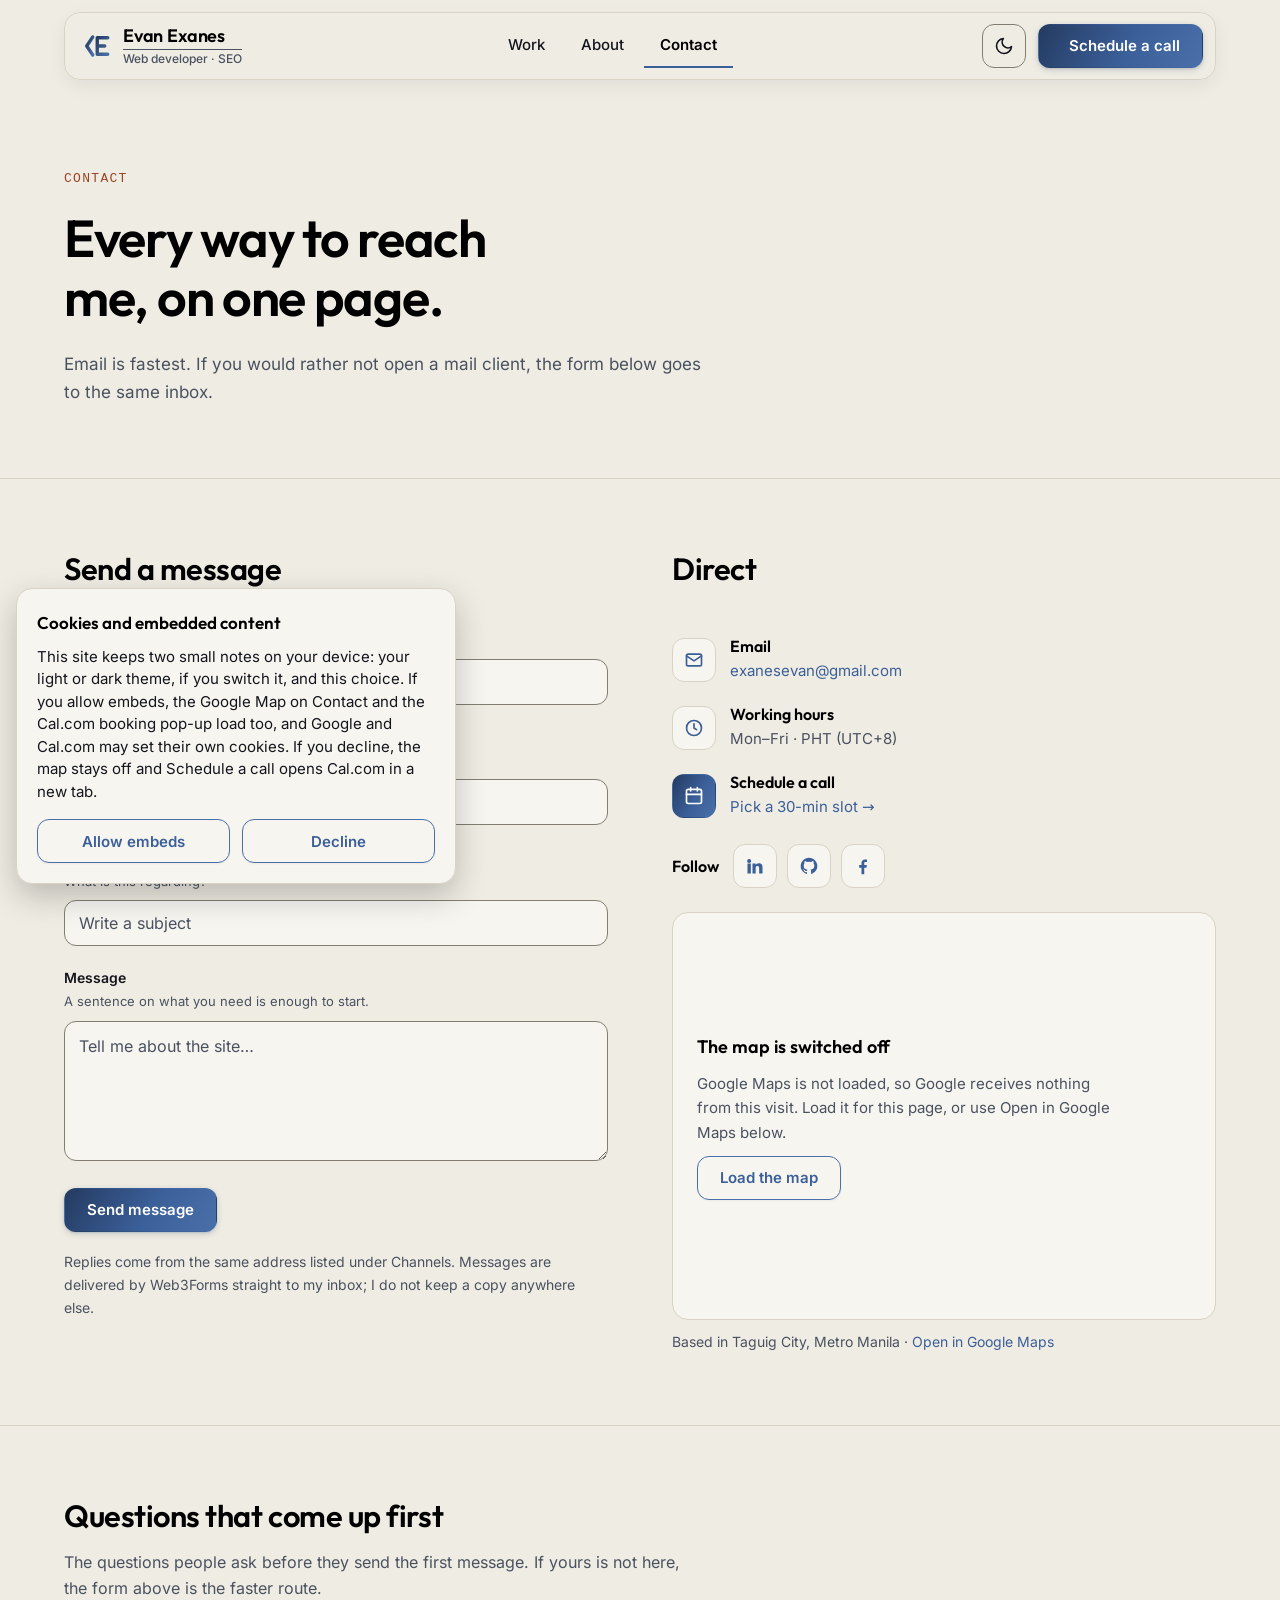
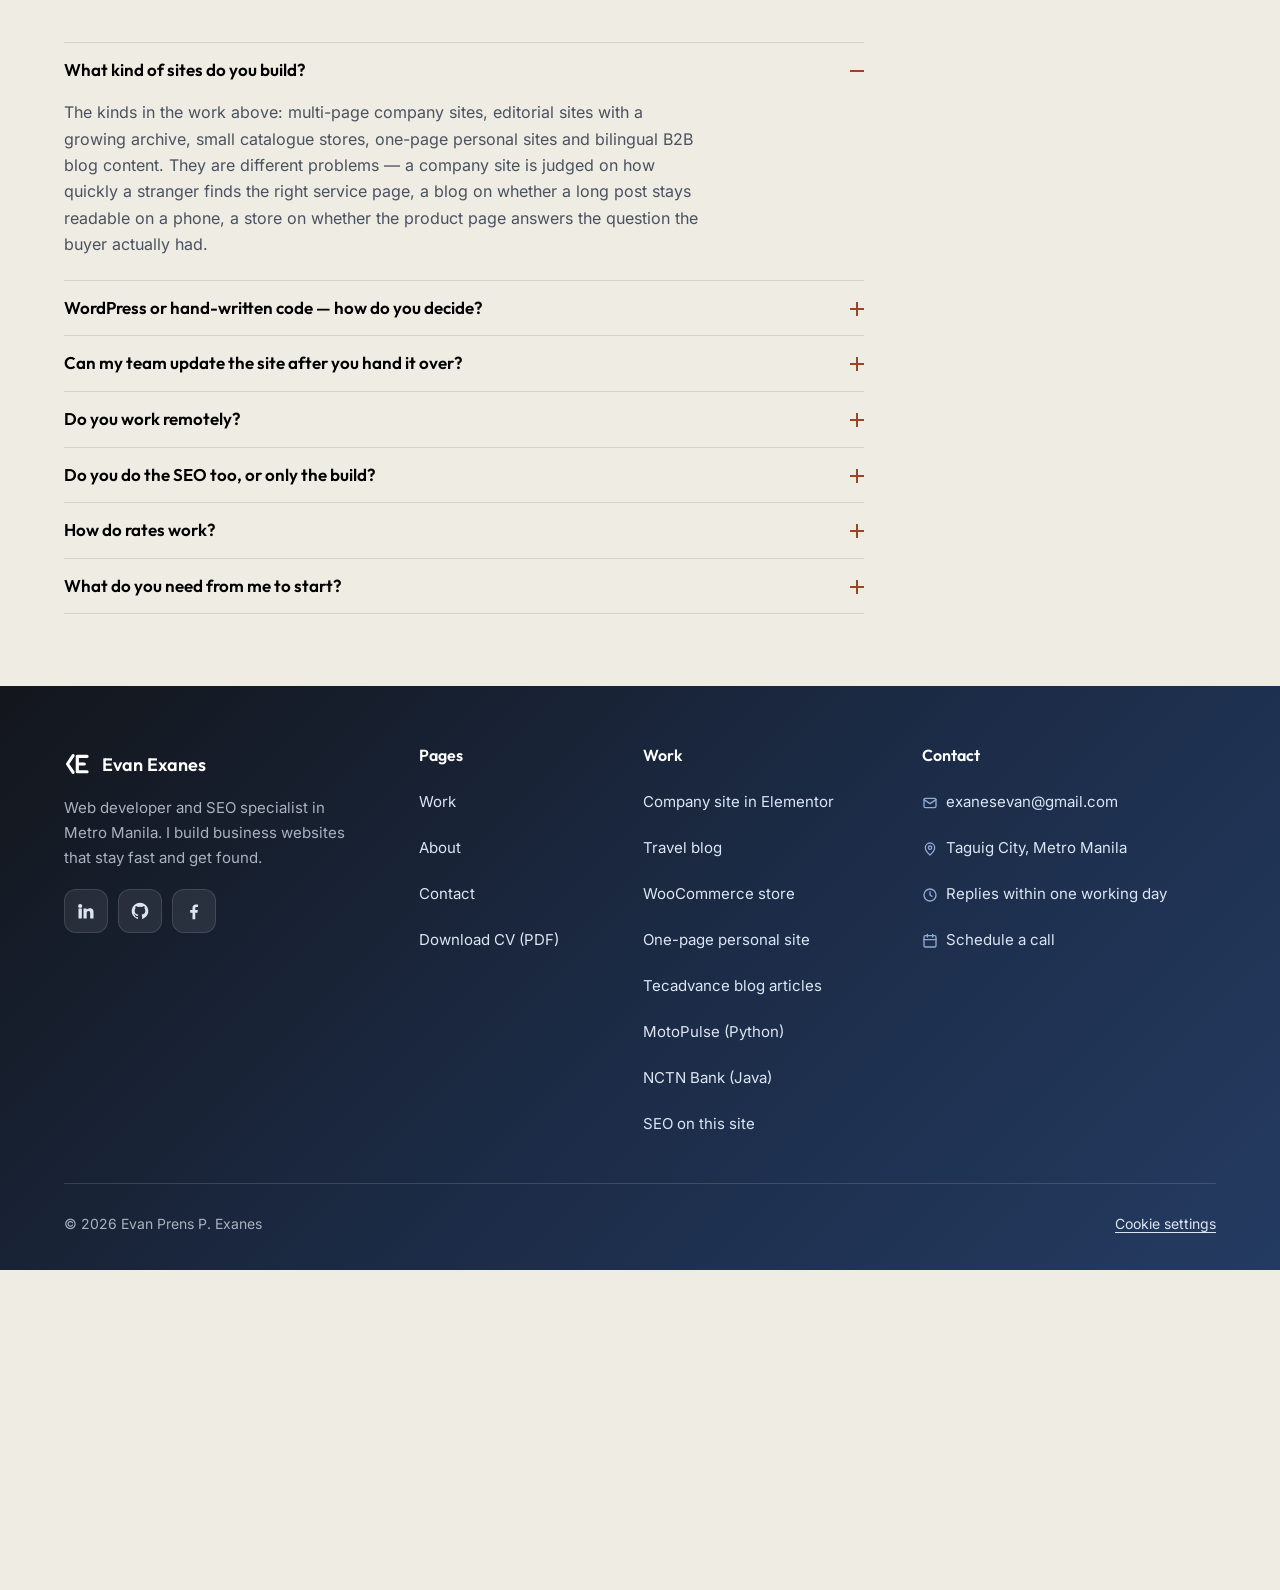
<file: 07-contact.html>
<!DOCTYPE html>
<!--
Program name: 07-contact.html
Description: Contact page: email, contact form, LinkedIn, GitHub and Facebook, plus
   answers to common questions. script.js posts the form to Web3Forms.
Author: Exanes, Evan Prens
Date Compiled: 09/28/2026
======================================================================
Date           Description                      Programmer name
======================================================================
09/28/2026     Initial Implementation           EPPE
11/09/2026     Added file header                EPPE
11/09/2026     Added section comments           EPPE
======================================================================
-->
<html lang="en">
<head>
<meta charset="UTF-8">
<meta name="viewport" content="width=device-width, initial-scale=1.0">
<title>Contact — Evan Exanes</title>
<meta name="description" content="Email, contact form, LinkedIn, GitHub and Facebook for Evan Prens P. Exanes, plus answers to the questions that come up before a first message.">
<link rel="canonical" href="https://evanexanes.github.io/07-contact.html">
<meta property="og:type" content="website">
<meta property="og:site_name" content="Evan Exanes">
<meta property="og:title" content="Contact — Evan Exanes">
<meta property="og:description" content="Email, contact form, LinkedIn, GitHub and Facebook for Evan Prens P. Exanes, plus answers to the questions that come up before a first message.">
<meta property="og:url" content="https://evanexanes.github.io/07-contact.html">
<meta property="og:locale" content="en_PH">
<meta name="twitter:card" content="summary">
<link rel="preload" href="assets/fonts/inter-latin.woff2" as="font" type="font/woff2" crossorigin>
<link rel="preload" href="assets/fonts/outfit-latin.woff2" as="font" type="font/woff2" crossorigin>
<link rel="stylesheet" href="styles.css">
<link rel="icon" href="assets/favicon.svg" type="image/svg+xml">
<!-- Theme before first paint, so a dark-theme visitor never sees a light flash.
     Order: stored choice, then ?theme=dark|light (used to capture frames),
     then the system preference. Storage can throw (private mode) — ignored. -->
<script>
(function () {
  var t = null;
  try { t = localStorage.getItem('theme'); } catch (e) {}
  var q = /[?&]theme=(dark|light)\b/.exec(location.search);
  if (q) { t = q[1]; }
  if (t !== 'dark' && t !== 'light') {
    t = window.matchMedia && matchMedia('(prefers-color-scheme: dark)').matches ? 'dark' : 'light';
  }
  document.documentElement.setAttribute('data-theme', t);
})();
</script>
</head>
<body>

<a class="skip-link" href="#main">Skip to main content</a>

<!-- Site header: logo, the three main links, the theme switch and the hamburger button used on phones. -->
<header class="site-header">
  <div class="container header-inner">
    <a class="wordmark" href="index.html" aria-label="Evan Exanes, Web developer · SEO — home">
      <svg class="logo-mark" viewBox="0 0 40 40" aria-hidden="true" focusable="false">
        <defs>
          <linearGradient id="logo-grad-light" x1="0" y1="0" x2="1" y2="1"><stop offset="0" stop-color="#243B61"/><stop offset="1" stop-color="#4A70A9"/></linearGradient>
          <linearGradient id="logo-grad-dark" x1="0" y1="0" x2="1" y2="1"><stop offset="0" stop-color="#8FABD4"/><stop offset="1" stop-color="#DCE6F3"/></linearGradient>
        </defs>
        <path d="M13 8 L5 20 L13 32"/><path d="M19 9h14M19 20h10M19 31h14M19 9v22"/>
      </svg>
      <span class="wordmark-text"><span class="wordmark-name">Evan Exanes</span><span class="wordmark-sub">Web developer · SEO</span></span>
    </a>

    <!-- Main navigation for wide screens. -->
    <nav class="site-nav" aria-label="Main">
      <a href="index.html#work">Work</a>
      <a href="06-about.html">About</a>
      <a href="07-contact.html" aria-current="page">Contact</a>
    </nav>

    <div class="header-cta">
      <button class="theme-toggle" type="button" data-theme-toggle aria-pressed="false" aria-label="Dark theme">
        <svg class="icon-moon" viewBox="0 0 24 24" fill="none" stroke="currentColor" stroke-width="2" stroke-linecap="round" stroke-linejoin="round" aria-hidden="true" focusable="false"><path d="M21 12.8A9 9 0 1 1 11.2 3a7 7 0 0 0 9.8 9.8z"/></svg>
        <svg class="icon-sun" viewBox="0 0 24 24" fill="none" stroke="currentColor" stroke-width="2" stroke-linecap="round" stroke-linejoin="round" aria-hidden="true" focusable="false"><circle cx="12" cy="12" r="4"/><path d="M12 2v2M12 20v2M4.9 4.9l1.4 1.4M17.7 17.7l1.4 1.4M2 12h2M20 12h2M4.9 19.1l1.4-1.4M17.7 6.3l1.4-1.4"/></svg>
      </button>
      <a class="btn btn-primary" href="https://cal.com/evan-exanes/30min" target="_blank" rel="noopener noreferrer" data-cal-link="evan-exanes/30min" data-cal-namespace="30min" data-cal-config='{"layout":"month_view"}'><svg viewBox="0 0 24 24" fill="none" stroke="currentColor" stroke-width="2" stroke-linecap="round" stroke-linejoin="round" aria-hidden="true" focusable="false"><rect x="3" y="4" width="18" height="17" rx="2"/><path d="M16 2v4M8 2v4M3 10h18"/></svg>Schedule a call<span class="visually-hidden"> (opens a booking calendar in a pop-up or a new tab)</span></a>
    </div>

    <button class="nav-toggle" id="nav-toggle" type="button" aria-expanded="false" aria-controls="site-drawer" aria-label="Open menu">
      <span class="bar"></span><span class="bar"></span><span class="bar"></span>
    </button>
  </div>
</header>
<!-- Phone menu: a dimmed backdrop and the drawer. script.js opens and closes both. -->
<div class="drawer-shade" id="drawer-shade" hidden></div>
<div class="site-drawer" id="site-drawer" role="dialog" aria-modal="true" aria-label="Menu" hidden>
  <div class="drawer-top">
    <a class="wordmark drawer-wordmark" href="index.html" aria-label="Evan Exanes, Web developer · SEO — home"><svg class="logo-mark" viewBox="0 0 40 40" aria-hidden="true" focusable="false"><path d="M13 8 L5 20 L13 32"/><path d="M19 9h14M19 20h10M19 31h14M19 9v22"/></svg><span class="wordmark-text"><span class="wordmark-name">Evan Exanes</span><span class="wordmark-sub">Web developer · SEO</span></span></a>
    <button class="drawer-close" type="button" aria-label="Close menu" data-drawer-close><svg viewBox="0 0 24 24" fill="none" stroke="currentColor" stroke-width="2" stroke-linecap="round" aria-hidden="true" focusable="false"><path d="M6 6l12 12M18 6L6 18"/></svg></button>
  </div>
  <nav class="drawer-nav" aria-label="Main">
    <a href="index.html#work">Work</a>
    <a href="06-about.html">About</a>
    <a href="07-contact.html" aria-current="page">Contact</a>
  </nav>
  <div class="drawer-actions">
    <a class="btn btn-light" href="https://cal.com/evan-exanes/30min" target="_blank" rel="noopener noreferrer" data-cal-link="evan-exanes/30min" data-cal-namespace="30min" data-cal-config='{"layout":"month_view"}'><svg viewBox="0 0 24 24" fill="none" stroke="currentColor" stroke-width="2" stroke-linecap="round" stroke-linejoin="round" aria-hidden="true" focusable="false"><rect x="3" y="4" width="18" height="17" rx="2"/><path d="M16 2v4M8 2v4M3 10h18"/></svg>Schedule a call<span class="visually-hidden"> (opens a booking calendar in a pop-up or a new tab)</span></a>
    <a class="btn btn-outline-light" href="assets/Evan_Exanes_CV.pdf" download="Evan_Exanes_CV.pdf"><svg viewBox="0 0 24 24" fill="none" stroke="currentColor" stroke-width="2" stroke-linecap="round" stroke-linejoin="round" aria-hidden="true" focusable="false"><path d="M12 4v11M7 10l5 5 5-5M5 20h14"/></svg>Download CV (PDF)</a>
  </div>
  <button class="drawer-theme" type="button" data-theme-toggle aria-pressed="false"><span>Dark theme</span><span class="drawer-switch" aria-hidden="true"></span></button>
</div>
<!-- /site-drawer -->

<!-- Main content. The skip link at the top of the page jumps here. -->
<main id="main">

  <!-- Contact hero: opening headline. -->
  <section class="hero">
    <div class="container">
      <p class="hero-role">Contact</p>
      <h1 class="hero-intro">Every way to reach me, on one page.</h1>
      <p class="hero-support">
        Email is fastest. If you would rather not open a mail client, the form below goes to
        the same inbox.
      </p>
    </div>
  </section>

  <!-- ==================================================================
       IA v2 — CONTACT branch, "all on one page": the form on the left; the
       right column is Email, Working hours, Schedule a call, Follow (icon
       links to LinkedIn, GitHub and Facebook) and a city-level map. GitHub
       is NEW — added by peer-test revision 3.
       ================================================================== -->
  <!-- Contact options: the message form and the direct contact details. -->
  <section class="section">
    <div class="container">
      <div class="contact-grid">

        <div>
          <div class="section-head">
            <h2 class="section-title">Send a message</h2>
          </div>

          <!-- Contact form. The message is posted to the Web3Forms service. -->
          <form action="https://api.web3forms.com/submit" method="post" id="contact-form">
            <input type="hidden" name="access_key" value="dae31f1c-c049-45db-a905-1a70c41cd405">
            <input type="hidden" name="from_name" value="Portfolio contact form">
            <input type="checkbox" name="botcheck" tabindex="-1" autocomplete="off" style="display:none" aria-hidden="true">
            <div class="form-field">
              <label for="cf-name">Full name</label>
              <input type="text" id="cf-name" name="name" autocomplete="name" placeholder="Your name" required>
            </div>

            <div class="form-field">
              <label for="cf-email">
                Email address
                <span class="hint">So I can reply. Nothing else is sent here.</span>
              </label>
              <input type="email" id="cf-email" name="email" autocomplete="email" placeholder="you@email.com" required>
            </div>

            <div class="form-field">
              <label for="cf-topic">
                Topic
                <span class="hint">What is this regarding?</span>
              </label>
              <input type="text" id="cf-topic" name="subject" placeholder="Write a subject" required>
            </div>

            <div class="form-field">
              <label for="cf-message">
                Message
                <span class="hint">A sentence on what you need is enough to start.</span>
              </label>
              <textarea id="cf-message" name="message" placeholder="Tell me about the site…" required></textarea>
            </div>

            <div class="form-field">
              <button class="btn btn-primary" type="submit">Send message</button>
            </div>
          </form>

          <p class="form-status" id="form-status" role="status" hidden>
            Thanks — your message is on its way. I reply within one working day.
          </p>

          <p class="form-note">
            Replies come from the same address listed under Channels. Messages are delivered by
            Web3Forms straight to my inbox; I do not keep a copy anywhere else.
          </p>
        </div>

        <div>
          <div class="section-head">
            <h2 class="section-title">Direct</h2>
          </div>

          <ul class="info-list">
            <li>
              <span class="info-icon" aria-hidden="true"><svg viewBox="0 0 24 24" fill="none" stroke="currentColor" stroke-width="2" stroke-linecap="round" stroke-linejoin="round" focusable="false"><rect x="3" y="5" width="18" height="14" rx="2"/><path d="m3 7 9 6 9-6"/></svg></span>
              <div><span class="info-label">Email</span><a href="mailto:exanesevan@gmail.com">exanesevan@gmail.com</a></div>
            </li>
            <li>
              <span class="info-icon" aria-hidden="true"><svg viewBox="0 0 24 24" fill="none" stroke="currentColor" stroke-width="2" stroke-linecap="round" focusable="false"><circle cx="12" cy="12" r="9"/><path d="M12 7v5l3 2"/></svg></span>
              <div><span class="info-label">Working hours</span><span class="info-value">Mon–Fri · PHT (UTC+8)</span></div>
            </li>
            <li>
              <span class="info-icon info-icon-brand" aria-hidden="true"><svg viewBox="0 0 24 24" fill="none" stroke="currentColor" stroke-width="2" stroke-linecap="round" stroke-linejoin="round" focusable="false"><rect x="3" y="4" width="18" height="17" rx="2"/><path d="M16 2v4M8 2v4M3 10h18"/></svg></span>
              <div><span class="info-label">Schedule a call</span><a href="https://cal.com/evan-exanes/30min" target="_blank" rel="noopener noreferrer" data-cal-link="evan-exanes/30min" data-cal-namespace="30min" data-cal-config='{"layout":"month_view"}'>Pick a 30-min slot →<span class="visually-hidden"> (opens a booking calendar in a pop-up or a new tab)</span></a></div>
            </li>
          </ul>

          <div class="follow">
            <span class="follow-label">Follow</span>
            <!-- social-list: written by build/shell_pass.py -->
            <ul class="social-list" aria-label="Social profiles">
              <li><a class="social-link" href="https://www.linkedin.com/in/evan-prens-exanes-409434378/" target="_blank" rel="noopener noreferrer" aria-label="LinkedIn (opens in a new tab)" title="LinkedIn"><svg viewBox="0 0 24 24" aria-hidden="true" focusable="false"><path fill="currentColor" d="M4.98 3.5a2.5 2.5 0 1 1 0 5 2.5 2.5 0 0 1 0-5zM3 9h4v12H3zM9 9h3.8v1.7h.05c.53-1 1.83-2.05 3.77-2.05C20.6 8.65 21 11.2 21 14.5V21h-4v-5.8c0-1.4 0-3.2-1.95-3.2S12.8 13.5 12.8 15.1V21H9z"/></svg></a></li>
              <li><a class="social-link" href="https://github.com/evanexanes" target="_blank" rel="noopener noreferrer" aria-label="GitHub (opens in a new tab)" title="GitHub"><svg viewBox="0 0 24 24" aria-hidden="true" focusable="false"><path fill="currentColor" d="M12 2a10 10 0 0 0-3.16 19.49c.5.09.68-.22.68-.48v-1.7c-2.78.6-3.37-1.34-3.37-1.34-.45-1.16-1.1-1.47-1.1-1.47-.9-.62.07-.6.07-.6 1 .07 1.53 1.03 1.53 1.03.89 1.53 2.34 1.09 2.91.83.09-.65.35-1.09.63-1.34-2.22-.25-4.56-1.11-4.56-4.94 0-1.09.39-1.98 1.03-2.68-.1-.25-.45-1.27.1-2.64 0 0 .84-.27 2.75 1.02a9.5 9.5 0 0 1 5 0c1.91-1.29 2.75-1.02 2.75-1.02.55 1.37.2 2.39.1 2.64.64.7 1.03 1.59 1.03 2.68 0 3.84-2.34 4.69-4.57 4.93.36.31.68.92.68 1.85v2.74c0 .27.18.58.69.48A10 10 0 0 0 12 2z"/></svg></a></li>
              <li><a class="social-link" href="https://www.facebook.com/eekswiii" target="_blank" rel="noopener noreferrer" aria-label="Facebook (opens in a new tab)" title="Facebook"><svg viewBox="0 0 24 24" aria-hidden="true" focusable="false"><path fill="currentColor" d="M13.5 22v-8h2.7l.4-3.2h-3.1V8.8c0-.9.3-1.5 1.6-1.5h1.7V4.4c-.3 0-1.3-.1-2.5-.1-2.5 0-4.1 1.5-4.1 4.2v2.3H7.4V14h2.8v8z"/></svg></a></li>
            </ul>
          </div>

          <figure class="map" data-map-src="https://maps.google.com/maps?q=Taguig%20City%2C%20Metro%20Manila&amp;z=12&amp;output=embed" data-map-title="Map: Taguig City, Metro Manila">
            <div class="map-gate">
              <p class="map-gate-title">The map is switched off</p>
              <p>Google Maps is not loaded, so Google receives nothing from this visit. Load it for this page, or use Open in Google Maps below.</p>
              <button type="button" class="btn btn-secondary" data-map-load hidden>Load the map</button>
            </div>
            <figcaption>Based in Taguig City, Metro Manila ·
              <a href="https://www.google.com/maps/search/?api=1&amp;query=Taguig%20City%2C%20Metro%20Manila" target="_blank" rel="noopener noreferrer">Open in Google Maps<span class="visually-hidden"> (opens in a new tab)</span></a></figcaption>
          </figure>
        </div>

      </div>
    </div>
  </section>

  <!-- ==================================================================
       FAQ — the one element on this build with no box in IA chart v2.
       Declared, not slipped in: Revision Mapping §9 carries the user
       problem it answers and the chart v3 delta it proposes.

       It sits UNDER Contact rather than in the menu because adopted
       revision 1 fixed the menu at three items, and because the questions
       below are the ones a visitor would otherwise spend a message
       asking. Depth stays at 2.

       Native <details>: the first item is open so the pattern is legible
       in a static frame and in the Figma import; the rest are collapsed.
       name="faq" makes the items one-open-at-a-time (native exclusive accordion; script.js covers older browsers).
       ================================================================== -->
  <!-- FAQ: the questions that come up first. The same questions are published as FAQPage structured data at the foot of the page. -->
  <section class="section" id="faq">
    <div class="container">
      <div class="section-head">
        <h2 class="section-title">Questions that come up first</h2>
        <p class="section-lede">
          The questions people ask before they send the first message. If yours is not
          here, the form above is the faster route.
        </p>
      </div>

      <div class="faq-list">

        <details class="faq-item" name="faq" open>
          <summary><h3 class="faq-q">What kind of sites do you build?</h3></summary>
          <div class="faq-answer">
            <p>
              The kinds in the work above: multi-page company sites, editorial
              sites with a growing archive, small catalogue stores, one-page personal sites and bilingual B2B blog content. They are
              different problems — a company site is judged on how quickly a stranger
              finds the right service page, a blog on whether a long post stays
              readable on a phone, a store on whether the product page answers the
              question the buyer actually had.
            </p>
          </div>
        </details>

        <details class="faq-item" name="faq">
          <summary><h3 class="faq-q">WordPress or hand-written code — how do you decide?</h3></summary>
          <div class="faq-answer">
            <p>
              By who has to touch the page next. If your team publishes weekly,
              WordPress and Elementor with named custom fields wins, because filling in
              a field is a task anyone can learn. If a page has to be exact and will
              rarely change, hand-written HTML and CSS is smaller, faster and has less
              to go wrong.
            </p>
            <p>
              It is a decision about the next two years of the site, not about which
              tool I prefer.
            </p>
          </div>
        </details>

        <details class="faq-item" name="faq">
          <summary><h3 class="faq-q">Can my team update the site after you hand it over?</h3></summary>
          <div class="faq-answer">
            <p>
              That is the point of how I build. Anything that repeats runs on a
              template, anything editable is a named field rather than text buried in a
              layout, and the handover is written down. A new service page should be
              filled in, not rebuilt.
            </p>
          </div>
        </details>

        <details class="faq-item" name="faq">
          <summary><h3 class="faq-q">Do you work remotely?</h3></summary>
          <div class="faq-answer">
            <p>
              Yes. I am based in Metro Manila and work remotely, including with teams
              several time zones away. Written updates carry the work — what changed,
              what is next, what I need from you — so progress does not depend on us
              being awake at the same time.
            </p>
          </div>
        </details>

        <details class="faq-item" name="faq">
          <summary><h3 class="faq-q">Do you do the SEO too, or only the build?</h3></summary>
          <div class="faq-answer">
            <p>
              Both, and I would rather not separate them. A site that loads fast and reads
              clearly has already done most of its own SEO; the rest is technical work that
              never shows on the page — structured data so a crawler is told what a page is
              instead of inferring it, slugs audited before a rename breaks every inbound
              link, and redirects that resolve in one hop rather than a chain.
            </p>
            <p>
              That work now has a second audience. An AI assistant answering a question has
              to parse your page to quote it, and it quotes what is marked up far more
              reliably than what is merely laid out. Optimising for that is what
              <abbr title="Answer Engine Optimization">AEO</abbr> and
              <abbr title="Generative Engine Optimization">GEO</abbr> mean. The FAQ you are
              reading carries its own <code>FAQPage</code> JSON-LD for exactly this reason —
              view the source of this page and it is there.
            </p>
          </div>
        </details>

        <details class="faq-item" name="faq">
          <summary><h3 class="faq-q">How do rates work?</h3></summary>
          <div class="faq-answer">
            <p>
              I quote each project after a 30-minute call, because a four-page company site and
              a thirty-product store are different jobs. There's no public rate card.
            </p>
          </div>
        </details>

        <details class="faq-item" name="faq">
          <summary><h3 class="faq-q">What do you need from me to start?</h3></summary>
          <div class="faq-answer">
            <p>
              What the site is for, who it is for, and what has to be on it. From that
              we agree the pages and how they are organised <em>before</em> anything is
              designed — structure first is the cheapest place to change your mind.
            </p>
            <p>
              A sentence in the form above is enough to begin. I reply within one
              working day.
            </p>
          </div>
        </details>

      </div>
    </div>
  </section>

</main>

<!-- Site footer: page links, work links and contact details. -->
<footer class="site-footer">
  <div class="container">
    <div class="footer-columns">
      <div class="footer-about">
        <a class="footer-brand" href="index.html" aria-label="Evan Exanes — home">
          <svg class="logo-mark" viewBox="0 0 40 40" aria-hidden="true" focusable="false"><path d="M13 8 L5 20 L13 32"/><path d="M19 9h14M19 20h10M19 31h14M19 9v22"/></svg>
          <span>Evan Exanes</span>
        </a>
        <p class="footer-blurb">Web developer and SEO specialist in Metro Manila. I build business websites that stay fast and get found.</p>
        <ul class="social-list" aria-label="Social profiles">
          <li><a class="social-link" href="https://www.linkedin.com/in/evan-prens-exanes-409434378/" target="_blank" rel="noopener noreferrer" aria-label="LinkedIn (opens in a new tab)" title="LinkedIn"><svg viewBox="0 0 24 24" aria-hidden="true" focusable="false"><path fill="currentColor" d="M4.98 3.5a2.5 2.5 0 1 1 0 5 2.5 2.5 0 0 1 0-5zM3 9h4v12H3zM9 9h3.8v1.7h.05c.53-1 1.83-2.05 3.77-2.05C20.6 8.65 21 11.2 21 14.5V21h-4v-5.8c0-1.4 0-3.2-1.95-3.2S12.8 13.5 12.8 15.1V21H9z"/></svg></a></li>
          <li><a class="social-link" href="https://github.com/evanexanes" target="_blank" rel="noopener noreferrer" aria-label="GitHub (opens in a new tab)" title="GitHub"><svg viewBox="0 0 24 24" aria-hidden="true" focusable="false"><path fill="currentColor" d="M12 2a10 10 0 0 0-3.16 19.49c.5.09.68-.22.68-.48v-1.7c-2.78.6-3.37-1.34-3.37-1.34-.45-1.16-1.1-1.47-1.1-1.47-.9-.62.07-.6.07-.6 1 .07 1.53 1.03 1.53 1.03.89 1.53 2.34 1.09 2.91.83.09-.65.35-1.09.63-1.34-2.22-.25-4.56-1.11-4.56-4.94 0-1.09.39-1.98 1.03-2.68-.1-.25-.45-1.27.1-2.64 0 0 .84-.27 2.75 1.02a9.5 9.5 0 0 1 5 0c1.91-1.29 2.75-1.02 2.75-1.02.55 1.37.2 2.39.1 2.64.64.7 1.03 1.59 1.03 2.68 0 3.84-2.34 4.69-4.57 4.93.36.31.68.92.68 1.85v2.74c0 .27.18.58.69.48A10 10 0 0 0 12 2z"/></svg></a></li>
          <li><a class="social-link" href="https://www.facebook.com/eekswiii" target="_blank" rel="noopener noreferrer" aria-label="Facebook (opens in a new tab)" title="Facebook"><svg viewBox="0 0 24 24" aria-hidden="true" focusable="false"><path fill="currentColor" d="M13.5 22v-8h2.7l.4-3.2h-3.1V8.8c0-.9.3-1.5 1.6-1.5h1.7V4.4c-.3 0-1.3-.1-2.5-.1-2.5 0-4.1 1.5-4.1 4.2v2.3H7.4V14h2.8v8z"/></svg></a></li>
        </ul>
      </div>
      <!-- Footer link lists. -->
      <nav class="footer-nav-lists" aria-label="Footer">
        <div>
          <h2 class="footer-heading">Pages</h2>
          <ul class="footer-links">
            <li><a href="index.html#work">Work</a></li>
            <li><a href="06-about.html">About</a></li>
            <li><a href="07-contact.html">Contact</a></li>
            <li><a href="assets/Evan_Exanes_CV.pdf" download="Evan_Exanes_CV.pdf">Download CV (PDF)</a></li>
          </ul>
        </div>
        <div>
          <h2 class="footer-heading">Work</h2>
          <ul class="footer-links" data-footer-work>
            <li><a href="02-case-study-corporate.html">Company site in Elementor</a></li>
            <li><a href="03-case-study-blog.html">Travel blog</a></li>
            <li><a href="04-case-study-ecommerce.html">WooCommerce store</a></li>
            <li><a href="05-case-study-personal.html">One-page personal site</a></li>
            <li><a href="08-case-study-tecadvance-blog.html">Tecadvance blog articles</a></li>
            <li><a href="09-case-study-motopulse.html">MotoPulse (Python)</a></li>
            <li><a href="10-case-study-nctn-bank.html">NCTN Bank (Java)</a></li>
            <li><a href="11-case-study-seo.html">SEO on this site</a></li>
          </ul>
        </div>
      </nav>
      <div>
        <h2 class="footer-heading">Contact</h2>
        <ul class="footer-links footer-contact">
          <li><a href="mailto:exanesevan@gmail.com"><svg viewBox="0 0 24 24" fill="none" stroke="currentColor" stroke-width="2" stroke-linecap="round" stroke-linejoin="round" aria-hidden="true" focusable="false"><rect x="3" y="5" width="18" height="14" rx="2"/><path d="M3 7l9 6 9-6"/></svg>exanesevan@gmail.com</a></li>
          <li><svg viewBox="0 0 24 24" fill="none" stroke="currentColor" stroke-width="2" stroke-linecap="round" stroke-linejoin="round" aria-hidden="true" focusable="false"><path d="M12 21s-7-6.2-7-11a7 7 0 0 1 14 0c0 4.8-7 11-7 11z"/><circle cx="12" cy="10" r="2.5"/></svg>Taguig City, Metro Manila</li>
          <li><svg viewBox="0 0 24 24" fill="none" stroke="currentColor" stroke-width="2" stroke-linecap="round" stroke-linejoin="round" aria-hidden="true" focusable="false"><circle cx="12" cy="12" r="9"/><path d="M12 7v5l3 2"/></svg>Replies within one working day</li>
          <li><a href="https://cal.com/evan-exanes/30min" target="_blank" rel="noopener noreferrer" data-cal-link="evan-exanes/30min" data-cal-namespace="30min" data-cal-config='{"layout":"month_view"}'><svg viewBox="0 0 24 24" fill="none" stroke="currentColor" stroke-width="2" stroke-linecap="round" stroke-linejoin="round" aria-hidden="true" focusable="false"><rect x="3" y="4" width="18" height="17" rx="2"/><path d="M16 2v4M8 2v4M3 10h18"/></svg>Schedule a call<span class="visually-hidden"> (opens a booking calendar in a pop-up or a new tab)</span></a></li>
        </ul>
      </div>
    </div>
    <div class="footer-bottom">
      <p class="footer-note">© 2026 Evan Prens P. Exanes</p>
      <button type="button" class="footer-consent" data-consent-open hidden>Cookie settings</button>
      <a class="footer-top" href="#main">Back to top <span aria-hidden="true">↑</span></a>
    </div>
  </div>
</footer>

<script src="script.js"></script>
<!-- FAQPage JSON-LD. Every question and answer string below is generated from the
     rendered text above, so the markup and the visible copy cannot drift apart —
     Google requires the two to match, and a hand-maintained copy always rots. -->
<script type="application/ld+json">
{
  "@context": "https://schema.org",
  "@type": "FAQPage",
  "mainEntity": [
    {
      "@type": "Question",
      "name": "What kind of sites do you build?",
      "acceptedAnswer": {
        "@type": "Answer",
        "text": "The kinds in the work above: multi-page company sites, editorial sites with a growing archive, small catalogue stores, one-page personal sites and bilingual B2B blog content. They are different problems — a company site is judged on how quickly a stranger finds the right service page, a blog on whether a long post stays readable on a phone, a store on whether the product page answers the question the buyer actually had."
      }
    },
    {
      "@type": "Question",
      "name": "WordPress or hand-written code — how do you decide?",
      "acceptedAnswer": {
        "@type": "Answer",
        "text": "By who has to touch the page next. If your team publishes weekly, WordPress and Elementor with named custom fields wins, because filling in a field is a task anyone can learn. If a page has to be exact and will rarely change, hand-written HTML and CSS is smaller, faster and has less to go wrong. It is a decision about the next two years of the site, not about which tool I prefer."
      }
    },
    {
      "@type": "Question",
      "name": "Can my team update the site after you hand it over?",
      "acceptedAnswer": {
        "@type": "Answer",
        "text": "That is the point of how I build. Anything that repeats runs on a template, anything editable is a named field rather than text buried in a layout, and the handover is written down. A new service page should be filled in, not rebuilt."
      }
    },
    {
      "@type": "Question",
      "name": "Do you work remotely?",
      "acceptedAnswer": {
        "@type": "Answer",
        "text": "Yes. I am based in Metro Manila and work remotely, including with teams several time zones away. Written updates carry the work — what changed, what is next, what I need from you — so progress does not depend on us being awake at the same time."
      }
    },
    {
      "@type": "Question",
      "name": "Do you do the SEO too, or only the build?",
      "acceptedAnswer": {
        "@type": "Answer",
        "text": "Both, and I would rather not separate them. A site that loads fast and reads clearly has already done most of its own SEO; the rest is technical work that never shows on the page — structured data so a crawler is told what a page is instead of inferring it, slugs audited before a rename breaks every inbound link, and redirects that resolve in one hop rather than a chain. That work now has a second audience. An AI assistant answering a question has to parse your page to quote it, and it quotes what is marked up far more reliably than what is merely laid out. Optimising for that is what AEO and GEO mean. The FAQ you are reading carries its own FAQPage JSON-LD for exactly this reason — view the source of this page and it is there."
      }
    },
    {
      "@type": "Question",
      "name": "How do rates work?",
      "acceptedAnswer": {
        "@type": "Answer",
        "text": "I quote each project after a 30-minute call, because a four-page company site and a thirty-product store are different jobs. There's no public rate card."
      }
    },
    {
      "@type": "Question",
      "name": "What do you need from me to start?",
      "acceptedAnswer": {
        "@type": "Answer",
        "text": "What the site is for, who it is for, and what has to be on it. From that we agree the pages and how they are organised before anything is designed — structure first is the cheapest place to change your mind. A sentence in the form above is enough to begin. I reply within one working day."
      }
    }
  ]
}
</script>

</body>
</html>
</file>
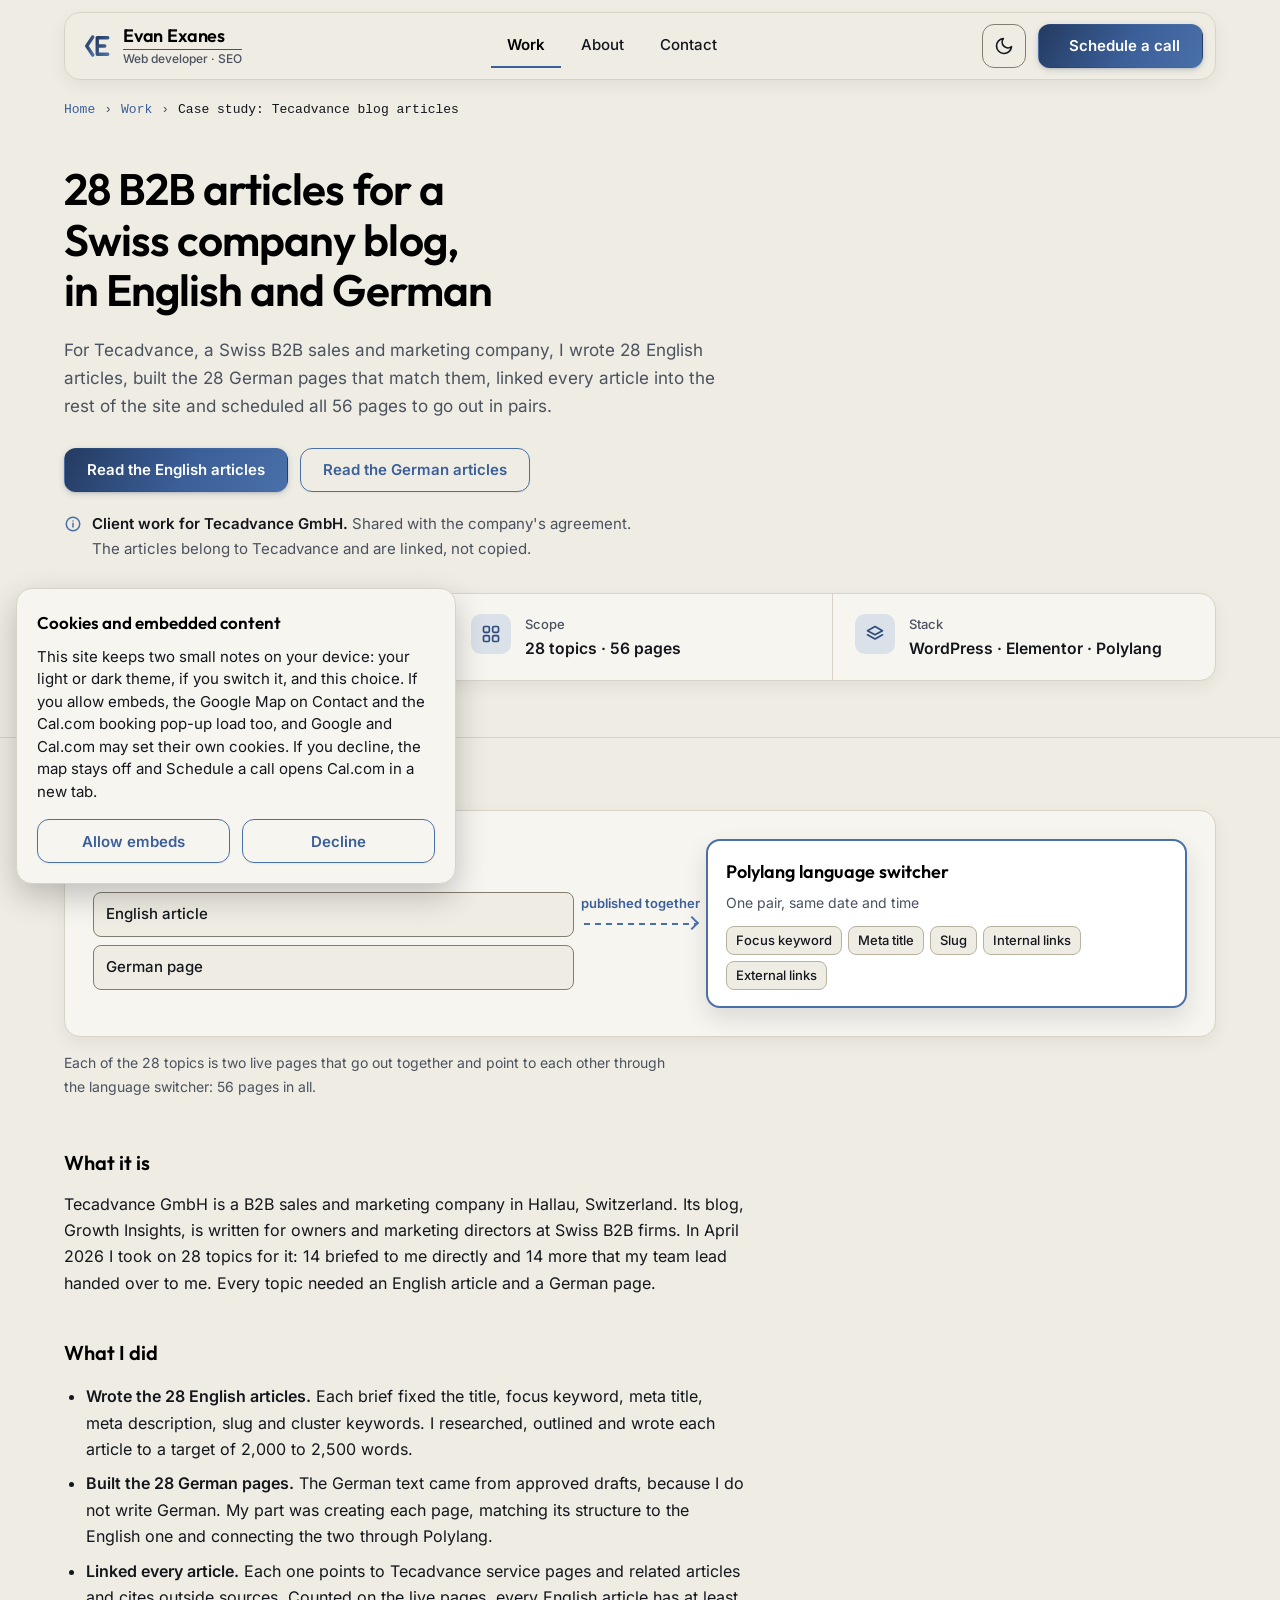
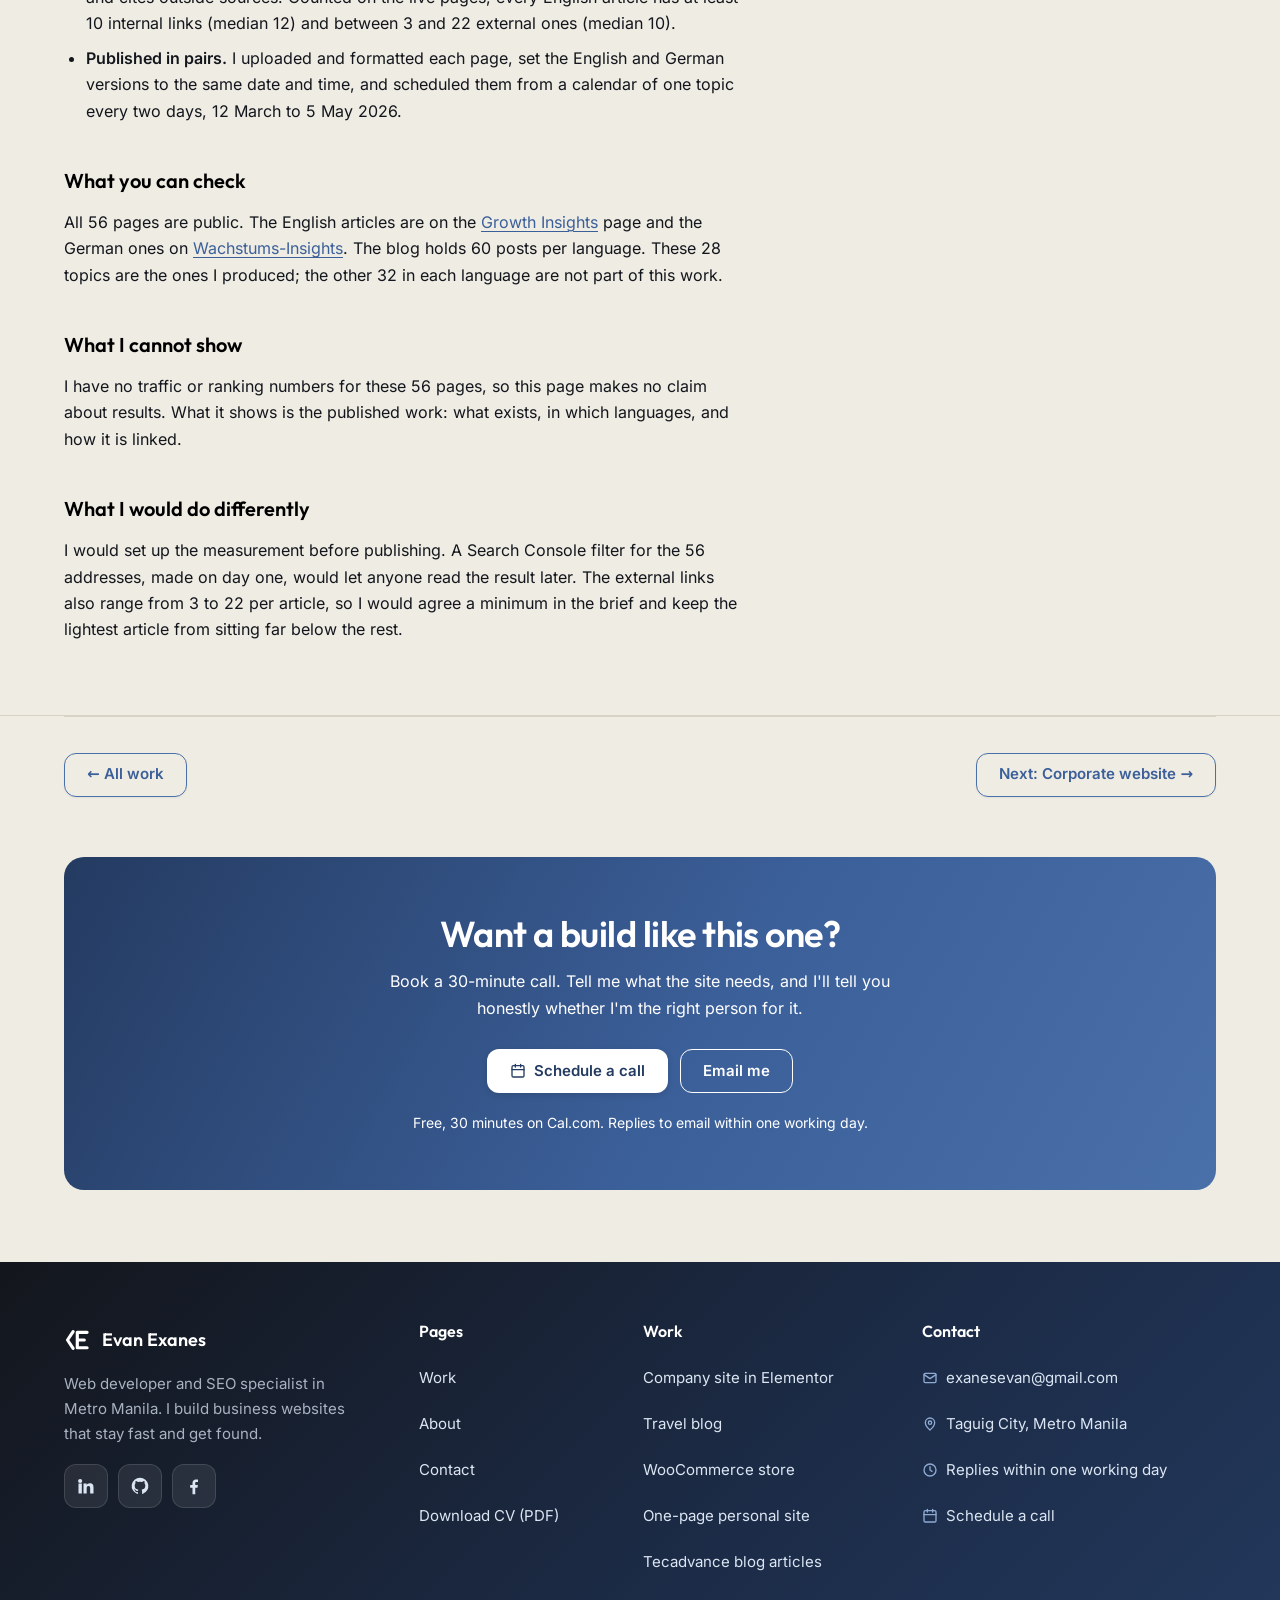
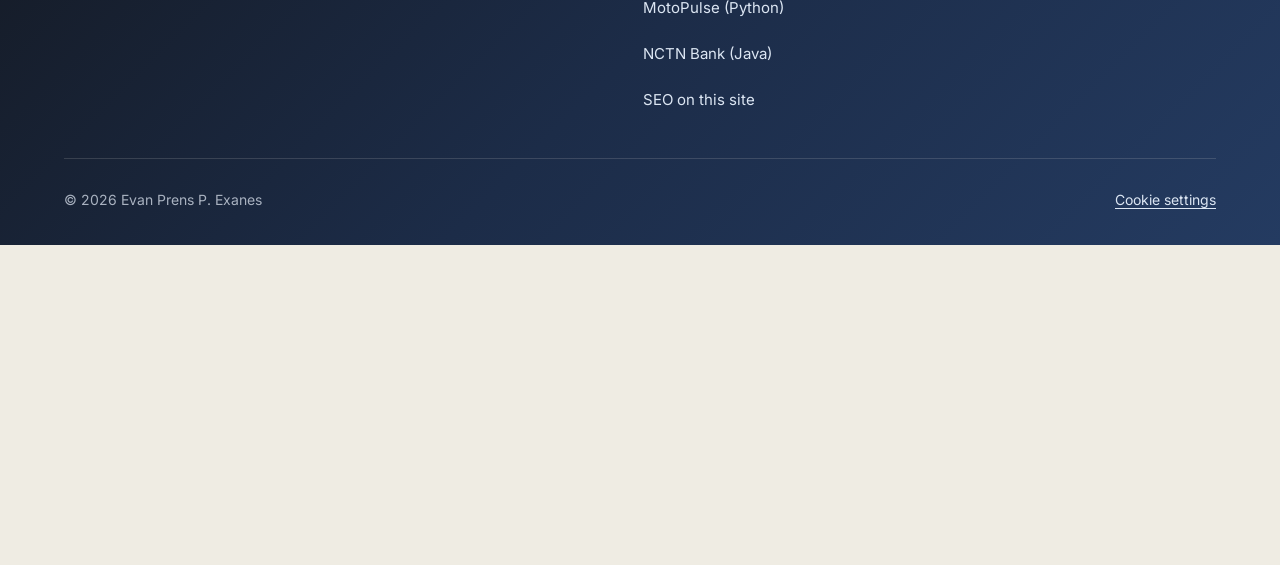
<file: 08-case-study-tecadvance-blog.html>
<!DOCTYPE html>
<!--
Program name: 08-case-study-tecadvance-blog.html
Description: Case study page for 28 B2B articles written in English and German for a
   company blog: 56 pages written, linked and scheduled.
Author: Exanes, Evan Prens
Date Compiled: 09/28/2026
======================================================================
Date           Description                      Programmer name
======================================================================
09/28/2026     Initial Implementation           EPPE
11/09/2026     Added file header                EPPE
11/09/2026     Added section comments           EPPE
======================================================================
-->
<html lang="en">
<head>
<meta charset="UTF-8">
<meta name="viewport" content="width=device-width, initial-scale=1.0">
<title>Case study: Tecadvance blog articles — Evan Exanes</title>
<meta name="description" content="28 B2B articles for a Swiss company blog, each in English and German: 56 pages written, linked and scheduled to publish in pairs. Client work for Tecadvance GmbH.">
<link rel="canonical" href="https://evanexanes.github.io/08-case-study-tecadvance-blog.html">
<meta property="og:type" content="website">
<meta property="og:site_name" content="Evan Exanes">
<meta property="og:title" content="Case study: Tecadvance blog articles — Evan Exanes">
<meta property="og:description" content="28 B2B articles for a Swiss company blog, each in English and German: 56 pages written, linked and scheduled to publish in pairs. Client work for Tecadvance GmbH.">
<meta property="og:url" content="https://evanexanes.github.io/08-case-study-tecadvance-blog.html">
<meta property="og:locale" content="en_PH">
<meta name="twitter:card" content="summary">
<link rel="preload" href="assets/fonts/inter-latin.woff2" as="font" type="font/woff2" crossorigin>
<link rel="preload" href="assets/fonts/outfit-latin.woff2" as="font" type="font/woff2" crossorigin>
<link rel="stylesheet" href="styles.css">
<link rel="icon" href="assets/favicon.svg" type="image/svg+xml">
<!-- Theme before first paint, so a dark-theme visitor never sees a light flash.
     Order: stored choice, then ?theme=dark|light (used to capture frames),
     then the system preference. Storage can throw (private mode) — ignored. -->
<script>
(function () {
  var t = null;
  try { t = localStorage.getItem('theme'); } catch (e) {}
  var q = /[?&]theme=(dark|light)\b/.exec(location.search);
  if (q) { t = q[1]; }
  if (t !== 'dark' && t !== 'light') {
    t = window.matchMedia && matchMedia('(prefers-color-scheme: dark)').matches ? 'dark' : 'light';
  }
  document.documentElement.setAttribute('data-theme', t);
})();
</script>
</head>
<body>

<a class="skip-link" href="#main">Skip to main content</a>

<!-- Site header: logo, the three main links, the theme switch and the hamburger button used on phones. -->
<header class="site-header">
  <div class="container header-inner">
    <a class="wordmark" href="index.html" aria-label="Evan Exanes, Web developer · SEO — home">
      <svg class="logo-mark" viewBox="0 0 40 40" aria-hidden="true" focusable="false">
        <defs>
          <linearGradient id="logo-grad-light" x1="0" y1="0" x2="1" y2="1"><stop offset="0" stop-color="#243B61"/><stop offset="1" stop-color="#4A70A9"/></linearGradient>
          <linearGradient id="logo-grad-dark" x1="0" y1="0" x2="1" y2="1"><stop offset="0" stop-color="#8FABD4"/><stop offset="1" stop-color="#DCE6F3"/></linearGradient>
        </defs>
        <path d="M13 8 L5 20 L13 32"/><path d="M19 9h14M19 20h10M19 31h14M19 9v22"/>
      </svg>
      <span class="wordmark-text"><span class="wordmark-name">Evan Exanes</span><span class="wordmark-sub">Web developer · SEO</span></span>
    </a>

    <!-- Main navigation for wide screens. -->
    <nav class="site-nav" aria-label="Main">
      <a href="index.html#work" aria-current="true">Work</a>
      <a href="06-about.html">About</a>
      <a href="07-contact.html">Contact</a>
    </nav>

    <div class="header-cta">
      <button class="theme-toggle" type="button" data-theme-toggle aria-pressed="false" aria-label="Dark theme">
        <svg class="icon-moon" viewBox="0 0 24 24" fill="none" stroke="currentColor" stroke-width="2" stroke-linecap="round" stroke-linejoin="round" aria-hidden="true" focusable="false"><path d="M21 12.8A9 9 0 1 1 11.2 3a7 7 0 0 0 9.8 9.8z"/></svg>
        <svg class="icon-sun" viewBox="0 0 24 24" fill="none" stroke="currentColor" stroke-width="2" stroke-linecap="round" stroke-linejoin="round" aria-hidden="true" focusable="false"><circle cx="12" cy="12" r="4"/><path d="M12 2v2M12 20v2M4.9 4.9l1.4 1.4M17.7 17.7l1.4 1.4M2 12h2M20 12h2M4.9 19.1l1.4-1.4M17.7 6.3l1.4-1.4"/></svg>
      </button>
      <a class="btn btn-primary" href="https://cal.com/evan-exanes/30min" target="_blank" rel="noopener noreferrer" data-cal-link="evan-exanes/30min" data-cal-namespace="30min" data-cal-config='{"layout":"month_view"}'><svg viewBox="0 0 24 24" fill="none" stroke="currentColor" stroke-width="2" stroke-linecap="round" stroke-linejoin="round" aria-hidden="true" focusable="false"><rect x="3" y="4" width="18" height="17" rx="2"/><path d="M16 2v4M8 2v4M3 10h18"/></svg>Schedule a call<span class="visually-hidden"> (opens a booking calendar in a pop-up or a new tab)</span></a>
    </div>

    <button class="nav-toggle" id="nav-toggle" type="button" aria-expanded="false" aria-controls="site-drawer" aria-label="Open menu">
      <span class="bar"></span><span class="bar"></span><span class="bar"></span>
    </button>
  </div>
</header>
<!-- Phone menu: a dimmed backdrop and the drawer. script.js opens and closes both. -->
<div class="drawer-shade" id="drawer-shade" hidden></div>
<div class="site-drawer" id="site-drawer" role="dialog" aria-modal="true" aria-label="Menu" hidden>
  <div class="drawer-top">
    <a class="wordmark drawer-wordmark" href="index.html" aria-label="Evan Exanes, Web developer · SEO — home"><svg class="logo-mark" viewBox="0 0 40 40" aria-hidden="true" focusable="false"><path d="M13 8 L5 20 L13 32"/><path d="M19 9h14M19 20h10M19 31h14M19 9v22"/></svg><span class="wordmark-text"><span class="wordmark-name">Evan Exanes</span><span class="wordmark-sub">Web developer · SEO</span></span></a>
    <button class="drawer-close" type="button" aria-label="Close menu" data-drawer-close><svg viewBox="0 0 24 24" fill="none" stroke="currentColor" stroke-width="2" stroke-linecap="round" aria-hidden="true" focusable="false"><path d="M6 6l12 12M18 6L6 18"/></svg></button>
  </div>
  <nav class="drawer-nav" aria-label="Main">
    <a href="index.html#work" aria-current="true">Work</a>
    <a href="06-about.html">About</a>
    <a href="07-contact.html">Contact</a>
  </nav>
  <div class="drawer-actions">
    <a class="btn btn-light" href="https://cal.com/evan-exanes/30min" target="_blank" rel="noopener noreferrer" data-cal-link="evan-exanes/30min" data-cal-namespace="30min" data-cal-config='{"layout":"month_view"}'><svg viewBox="0 0 24 24" fill="none" stroke="currentColor" stroke-width="2" stroke-linecap="round" stroke-linejoin="round" aria-hidden="true" focusable="false"><rect x="3" y="4" width="18" height="17" rx="2"/><path d="M16 2v4M8 2v4M3 10h18"/></svg>Schedule a call<span class="visually-hidden"> (opens a booking calendar in a pop-up or a new tab)</span></a>
    <a class="btn btn-outline-light" href="assets/Evan_Exanes_CV.pdf" download="Evan_Exanes_CV.pdf"><svg viewBox="0 0 24 24" fill="none" stroke="currentColor" stroke-width="2" stroke-linecap="round" stroke-linejoin="round" aria-hidden="true" focusable="false"><path d="M12 4v11M7 10l5 5 5-5M5 20h14"/></svg>Download CV (PDF)</a>
  </div>
  <button class="drawer-theme" type="button" data-theme-toggle aria-pressed="false"><span>Dark theme</span><span class="drawer-switch" aria-hidden="true"></span></button>
</div>
<!-- /site-drawer -->

<!-- Main content. The skip link at the top of the page jumps here. -->
<main id="main">

  <!-- Depth 2, exactly as the chart specifies: Home › Work › this case study. -->
  <div class="container">
    <nav class="breadcrumb" aria-label="Breadcrumb">
      <a href="index.html">Home</a> <span aria-hidden="true">›</span>
      <a href="index.html#work">Work</a> <span aria-hidden="true">›</span>
      <span aria-current="page">Case study: Tecadvance blog articles</span>
    </nav>
  </div>

  <!-- Case study heading: title, summary and the live-site and source links. -->
  <section class="case-header">
    <div class="container">
      <h1 class="case-title">28 B2B articles for a Swiss company blog, in English and German</h1>
      <p class="case-lede">
        For Tecadvance, a Swiss B2B sales and marketing company, I wrote 28 English articles,
        built the 28 German pages that match them, linked every article into the rest of the
        site and scheduled all 56 pages to go out in pairs.
      </p>

      <!-- Peer-test revision 2: the live site and the source code live HERE,
           inside the case study, not in a separate menu item. -->
      <div class="case-links">
        <a class="btn btn-primary" href="https://tecadvance.ch/en/growth-insights/" target="_blank" rel="noopener noreferrer" hreflang="en">Read the English articles<span class="visually-hidden"> (opens in a new tab)</span></a>
        <a class="btn btn-secondary" href="https://tecadvance.ch/wachstums-insights/" target="_blank" rel="noopener noreferrer" hreflang="de">Read the German articles<span class="visually-hidden"> (opens in a new tab)</span></a>
      </div>

      <p class="case-note"><strong>Client work for Tecadvance GmbH.</strong> Shared with the company's agreement. The articles belong to Tecadvance and are linked, not copied.</p>

      <dl class="case-facts">
        <div>
          <dt>Role</dt>
          <dd>Writer and publisher</dd>
        </div>
        <div>
          <dt>Scope</dt>
          <dd>28 topics · 56 pages</dd>
        </div>
        <div>
          <dt>Stack</dt>
          <dd>WordPress · Elementor · Polylang</dd>
        </div>
      </dl>
    </div>
  </section>

  <!-- Case study body: the problem, the work, the outcome and what I would change. -->
  <section class="section">
    <div class="container">
      <!-- Relationship diagram: drawn in HTML and CSS from the numbers already stated in the text
           below. It is not a screenshot, so no client site, brand or repository is shown. -->
      <figure class="case-visual case-diagram">
        <div class="cd-grid"><div class="cd-side"><p class="cd-label">One topic</p><ul class="cd-nodes"><li class="cd-node">English article</li><li class="cd-node">German page</li></ul></div><div class="cd-link"><span class="cd-link-label">published together</span></div><div class="cd-hub"><p class="cd-hub-title">Polylang language switcher</p><p class="cd-hub-detail">One pair, same date and time</p><ul class="cd-chips"><li>Focus keyword</li><li>Meta title</li><li>Slug</li><li>Internal links</li><li>External links</li></ul></div></div>
        <figcaption>Each of the 28 topics is two live pages that go out together and point to each other through the language switcher: 56 pages in all.</figcaption>
      </figure>

      <div class="prose">
        <h2>What it is</h2>
        <p>
          Tecadvance GmbH is a B2B sales and marketing company in Hallau, Switzerland. Its
          blog, Growth Insights, is written for owners and marketing directors at Swiss B2B
          firms. In April 2026 I took on 28 topics for it: 14 briefed to me directly and 14
          more that my team lead handed over to me. Every topic needed an English article
          and a German page.
        </p>

        <h2>What I did</h2>
        <ul>
          <li>
            <strong>Wrote the 28 English articles.</strong> Each brief fixed the title, focus
            keyword, meta title, meta description, slug and cluster keywords. I researched,
            outlined and wrote each article to a target of 2,000 to 2,500 words.
          </li>
          <li>
            <strong>Built the 28 German pages.</strong> The German text came from approved
            drafts, because I do not write German. My part was creating each page, matching
            its structure to the English one and connecting the two through Polylang.
          </li>
          <li>
            <strong>Linked every article.</strong> Each one points to Tecadvance service pages
            and related articles and cites outside sources. Counted on the live pages, every
            English article has at least 10 internal links (median 12) and between 3 and 22
            external ones (median 10).
          </li>
          <li>
            <strong>Published in pairs.</strong> I uploaded and formatted each page, set the
            English and German versions to the same date and time, and scheduled them from a
            calendar of one topic every two days, 12 March to 5 May 2026.
          </li>
        </ul>

        <h2>What you can check</h2>
        <p>
          All 56 pages are public. The English articles are on the
          <a href="https://tecadvance.ch/en/growth-insights/" target="_blank" rel="noopener noreferrer">Growth Insights<span class="visually-hidden"> (opens in a new tab)</span></a>
          page and the German ones on
          <a href="https://tecadvance.ch/wachstums-insights/" target="_blank" rel="noopener noreferrer" hreflang="de" lang="de">Wachstums-Insights<span class="visually-hidden"> (opens in a new tab)</span></a>.
          The blog holds 60 posts per language. These 28 topics are the ones I produced; the
          other 32 in each language are not part of this work.
        </p>

        <h2>What I cannot show</h2>
        <p>
          I have no traffic or ranking numbers for these 56 pages, so this page makes no claim
          about results. What it shows is the published work: what exists, in which languages,
          and how it is linked.
        </p>

        <h2>What I would do differently</h2>
        <p>
          I would set up the measurement before publishing. A Search Console filter for the 56
          addresses, made on day one, would let anyone read the result later. The external
          links also range from 3 to 22 per article, so I would agree a minimum in the brief
          and keep the lightest article from sitting far below the rest.
        </p>
      </div>
    </div>
  </section>

  <div class="container">
    <!-- Links to the previous and next case study. -->
    <nav class="case-nav" aria-label="Case study navigation">
      <a class="btn btn-secondary" href="index.html#work">← All work</a>
      <a class="btn btn-secondary" href="02-case-study-corporate.html">Next: Corporate website →</a>
    </nav>
  </div>


  <!-- Closing card: a prompt to get in touch. -->
  <section class="closing-cta" aria-labelledby="closing-cta-title">
    <div class="container">
      <div class="cta-card">
        <h2 class="cta-title" id="closing-cta-title">Want a build like this one?</h2>
        <p class="cta-body">Book a 30-minute call. Tell me what the site needs, and I'll tell you honestly whether I'm the right person for it.</p>
        <div class="cta-actions">
          <a class="btn btn-light" href="https://cal.com/evan-exanes/30min" target="_blank" rel="noopener noreferrer" data-cal-link="evan-exanes/30min" data-cal-namespace="30min" data-cal-config='{"layout":"month_view"}'><svg viewBox="0 0 24 24" fill="none" stroke="currentColor" stroke-width="2" stroke-linecap="round" stroke-linejoin="round" aria-hidden="true" focusable="false"><rect x="3" y="4" width="18" height="17" rx="2"/><path d="M16 2v4M8 2v4M3 10h18"/></svg>Schedule a call<span class="visually-hidden"> (opens a booking calendar in a pop-up or a new tab)</span></a>
          <a class="btn btn-outline-light" href="mailto:exanesevan@gmail.com">Email me</a>
        </div>
        <p class="cta-fine">Free, 30 minutes on Cal.com. Replies to email within one working day.</p>
      </div>
    </div>
  </section>

</main>

<!-- Site footer: page links, work links and contact details. -->
<footer class="site-footer">
  <div class="container">
    <div class="footer-columns">
      <div class="footer-about">
        <a class="footer-brand" href="index.html" aria-label="Evan Exanes — home">
          <svg class="logo-mark" viewBox="0 0 40 40" aria-hidden="true" focusable="false"><path d="M13 8 L5 20 L13 32"/><path d="M19 9h14M19 20h10M19 31h14M19 9v22"/></svg>
          <span>Evan Exanes</span>
        </a>
        <p class="footer-blurb">Web developer and SEO specialist in Metro Manila. I build business websites that stay fast and get found.</p>
        <ul class="social-list" aria-label="Social profiles">
          <li><a class="social-link" href="https://www.linkedin.com/in/evan-prens-exanes-409434378/" target="_blank" rel="noopener noreferrer" aria-label="LinkedIn (opens in a new tab)" title="LinkedIn"><svg viewBox="0 0 24 24" aria-hidden="true" focusable="false"><path fill="currentColor" d="M4.98 3.5a2.5 2.5 0 1 1 0 5 2.5 2.5 0 0 1 0-5zM3 9h4v12H3zM9 9h3.8v1.7h.05c.53-1 1.83-2.05 3.77-2.05C20.6 8.65 21 11.2 21 14.5V21h-4v-5.8c0-1.4 0-3.2-1.95-3.2S12.8 13.5 12.8 15.1V21H9z"/></svg></a></li>
          <li><a class="social-link" href="https://github.com/evanexanes" target="_blank" rel="noopener noreferrer" aria-label="GitHub (opens in a new tab)" title="GitHub"><svg viewBox="0 0 24 24" aria-hidden="true" focusable="false"><path fill="currentColor" d="M12 2a10 10 0 0 0-3.16 19.49c.5.09.68-.22.68-.48v-1.7c-2.78.6-3.37-1.34-3.37-1.34-.45-1.16-1.1-1.47-1.1-1.47-.9-.62.07-.6.07-.6 1 .07 1.53 1.03 1.53 1.03.89 1.53 2.34 1.09 2.91.83.09-.65.35-1.09.63-1.34-2.22-.25-4.56-1.11-4.56-4.94 0-1.09.39-1.98 1.03-2.68-.1-.25-.45-1.27.1-2.64 0 0 .84-.27 2.75 1.02a9.5 9.5 0 0 1 5 0c1.91-1.29 2.75-1.02 2.75-1.02.55 1.37.2 2.39.1 2.64.64.7 1.03 1.59 1.03 2.68 0 3.84-2.34 4.69-4.57 4.93.36.31.68.92.68 1.85v2.74c0 .27.18.58.69.48A10 10 0 0 0 12 2z"/></svg></a></li>
          <li><a class="social-link" href="https://www.facebook.com/eekswiii" target="_blank" rel="noopener noreferrer" aria-label="Facebook (opens in a new tab)" title="Facebook"><svg viewBox="0 0 24 24" aria-hidden="true" focusable="false"><path fill="currentColor" d="M13.5 22v-8h2.7l.4-3.2h-3.1V8.8c0-.9.3-1.5 1.6-1.5h1.7V4.4c-.3 0-1.3-.1-2.5-.1-2.5 0-4.1 1.5-4.1 4.2v2.3H7.4V14h2.8v8z"/></svg></a></li>
        </ul>
      </div>
      <!-- Footer link lists. -->
      <nav class="footer-nav-lists" aria-label="Footer">
        <div>
          <h2 class="footer-heading">Pages</h2>
          <ul class="footer-links">
            <li><a href="index.html#work">Work</a></li>
            <li><a href="06-about.html">About</a></li>
            <li><a href="07-contact.html">Contact</a></li>
            <li><a href="assets/Evan_Exanes_CV.pdf" download="Evan_Exanes_CV.pdf">Download CV (PDF)</a></li>
          </ul>
        </div>
        <div>
          <h2 class="footer-heading">Work</h2>
          <ul class="footer-links" data-footer-work>
            <li><a href="02-case-study-corporate.html">Company site in Elementor</a></li>
            <li><a href="03-case-study-blog.html">Travel blog</a></li>
            <li><a href="04-case-study-ecommerce.html">WooCommerce store</a></li>
            <li><a href="05-case-study-personal.html">One-page personal site</a></li>
            <li><a href="08-case-study-tecadvance-blog.html">Tecadvance blog articles</a></li>
            <li><a href="09-case-study-motopulse.html">MotoPulse (Python)</a></li>
            <li><a href="10-case-study-nctn-bank.html">NCTN Bank (Java)</a></li>
            <li><a href="11-case-study-seo.html">SEO on this site</a></li>
          </ul>
        </div>
      </nav>
      <div>
        <h2 class="footer-heading">Contact</h2>
        <ul class="footer-links footer-contact">
          <li><a href="mailto:exanesevan@gmail.com"><svg viewBox="0 0 24 24" fill="none" stroke="currentColor" stroke-width="2" stroke-linecap="round" stroke-linejoin="round" aria-hidden="true" focusable="false"><rect x="3" y="5" width="18" height="14" rx="2"/><path d="M3 7l9 6 9-6"/></svg>exanesevan@gmail.com</a></li>
          <li><svg viewBox="0 0 24 24" fill="none" stroke="currentColor" stroke-width="2" stroke-linecap="round" stroke-linejoin="round" aria-hidden="true" focusable="false"><path d="M12 21s-7-6.2-7-11a7 7 0 0 1 14 0c0 4.8-7 11-7 11z"/><circle cx="12" cy="10" r="2.5"/></svg>Taguig City, Metro Manila</li>
          <li><svg viewBox="0 0 24 24" fill="none" stroke="currentColor" stroke-width="2" stroke-linecap="round" stroke-linejoin="round" aria-hidden="true" focusable="false"><circle cx="12" cy="12" r="9"/><path d="M12 7v5l3 2"/></svg>Replies within one working day</li>
          <li><a href="https://cal.com/evan-exanes/30min" target="_blank" rel="noopener noreferrer" data-cal-link="evan-exanes/30min" data-cal-namespace="30min" data-cal-config='{"layout":"month_view"}'><svg viewBox="0 0 24 24" fill="none" stroke="currentColor" stroke-width="2" stroke-linecap="round" stroke-linejoin="round" aria-hidden="true" focusable="false"><rect x="3" y="4" width="18" height="17" rx="2"/><path d="M16 2v4M8 2v4M3 10h18"/></svg>Schedule a call<span class="visually-hidden"> (opens a booking calendar in a pop-up or a new tab)</span></a></li>
        </ul>
      </div>
    </div>
    <div class="footer-bottom">
      <p class="footer-note">© 2026 Evan Prens P. Exanes</p>
      <button type="button" class="footer-consent" data-consent-open hidden>Cookie settings</button>
      <a class="footer-top" href="#main">Back to top <span aria-hidden="true">↑</span></a>
    </div>
  </div>
</footer>

<script src="script.js"></script>
</body>
</html>
</file>
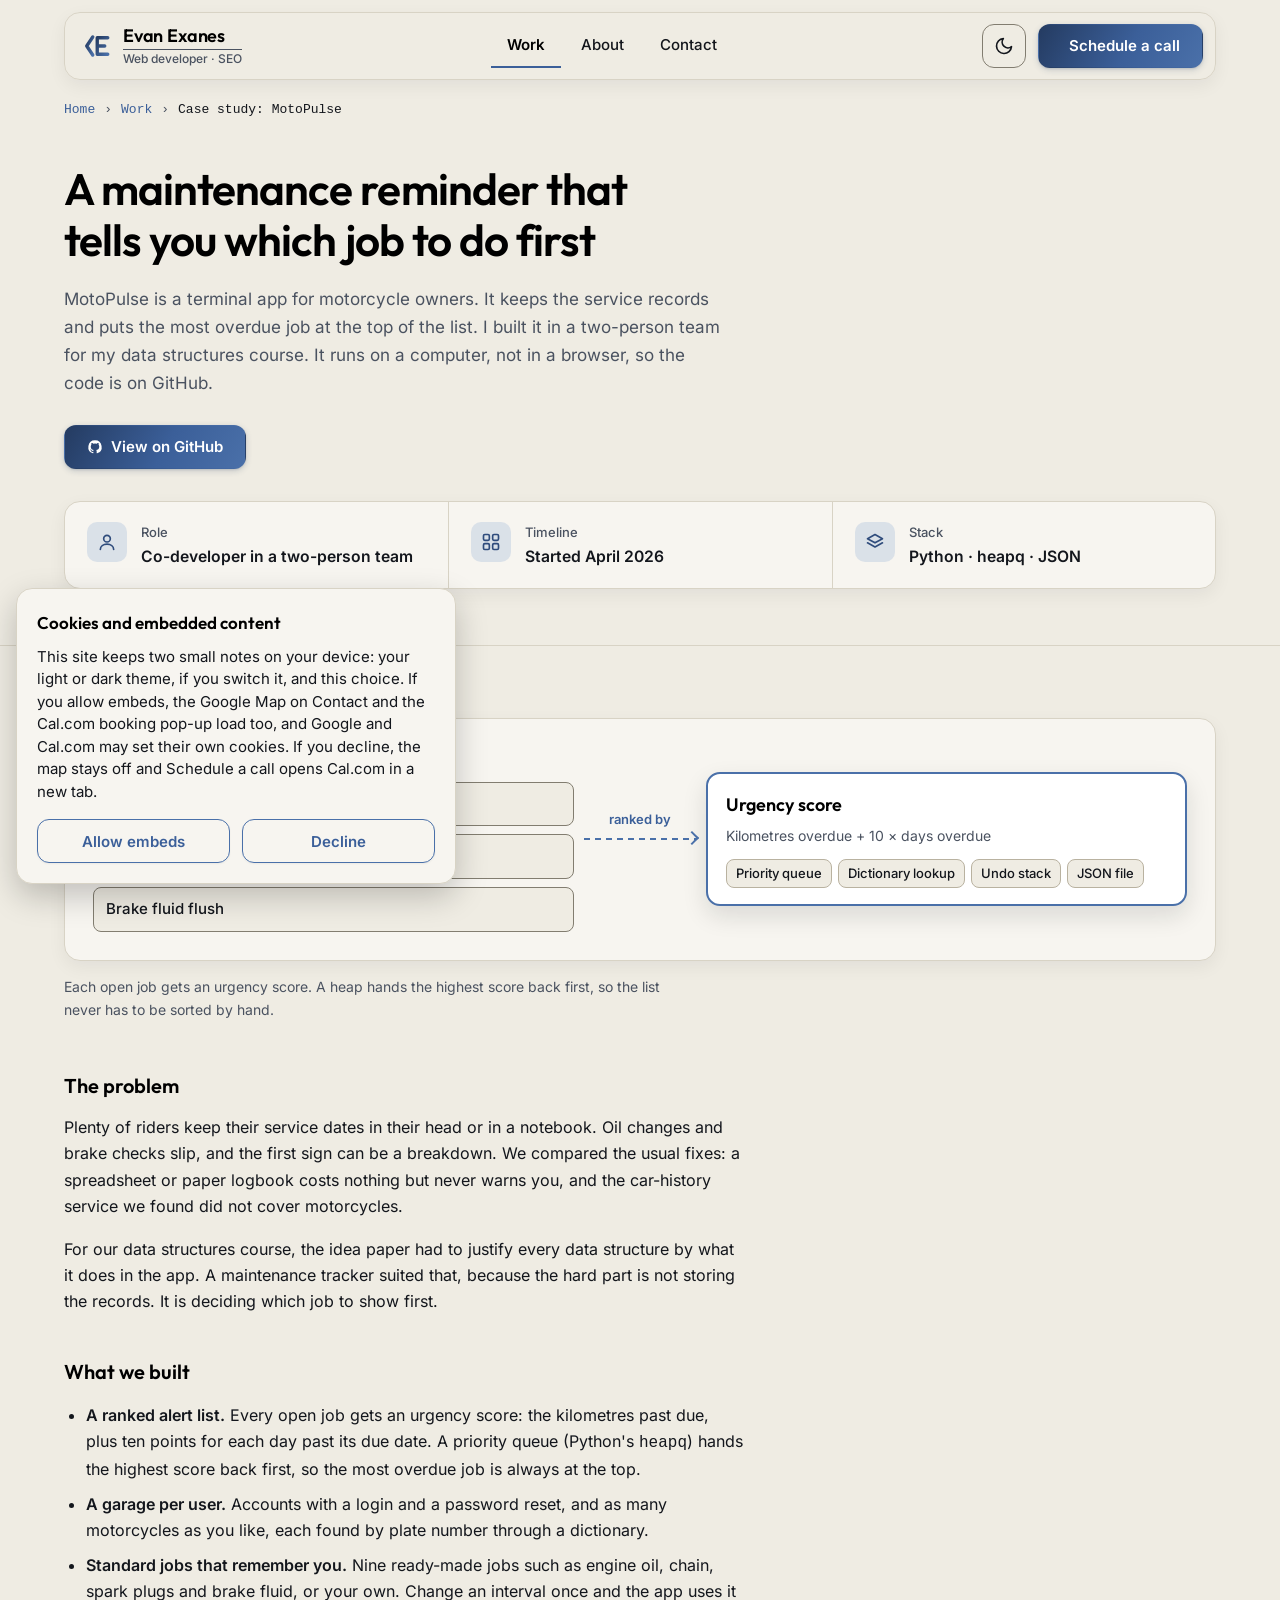
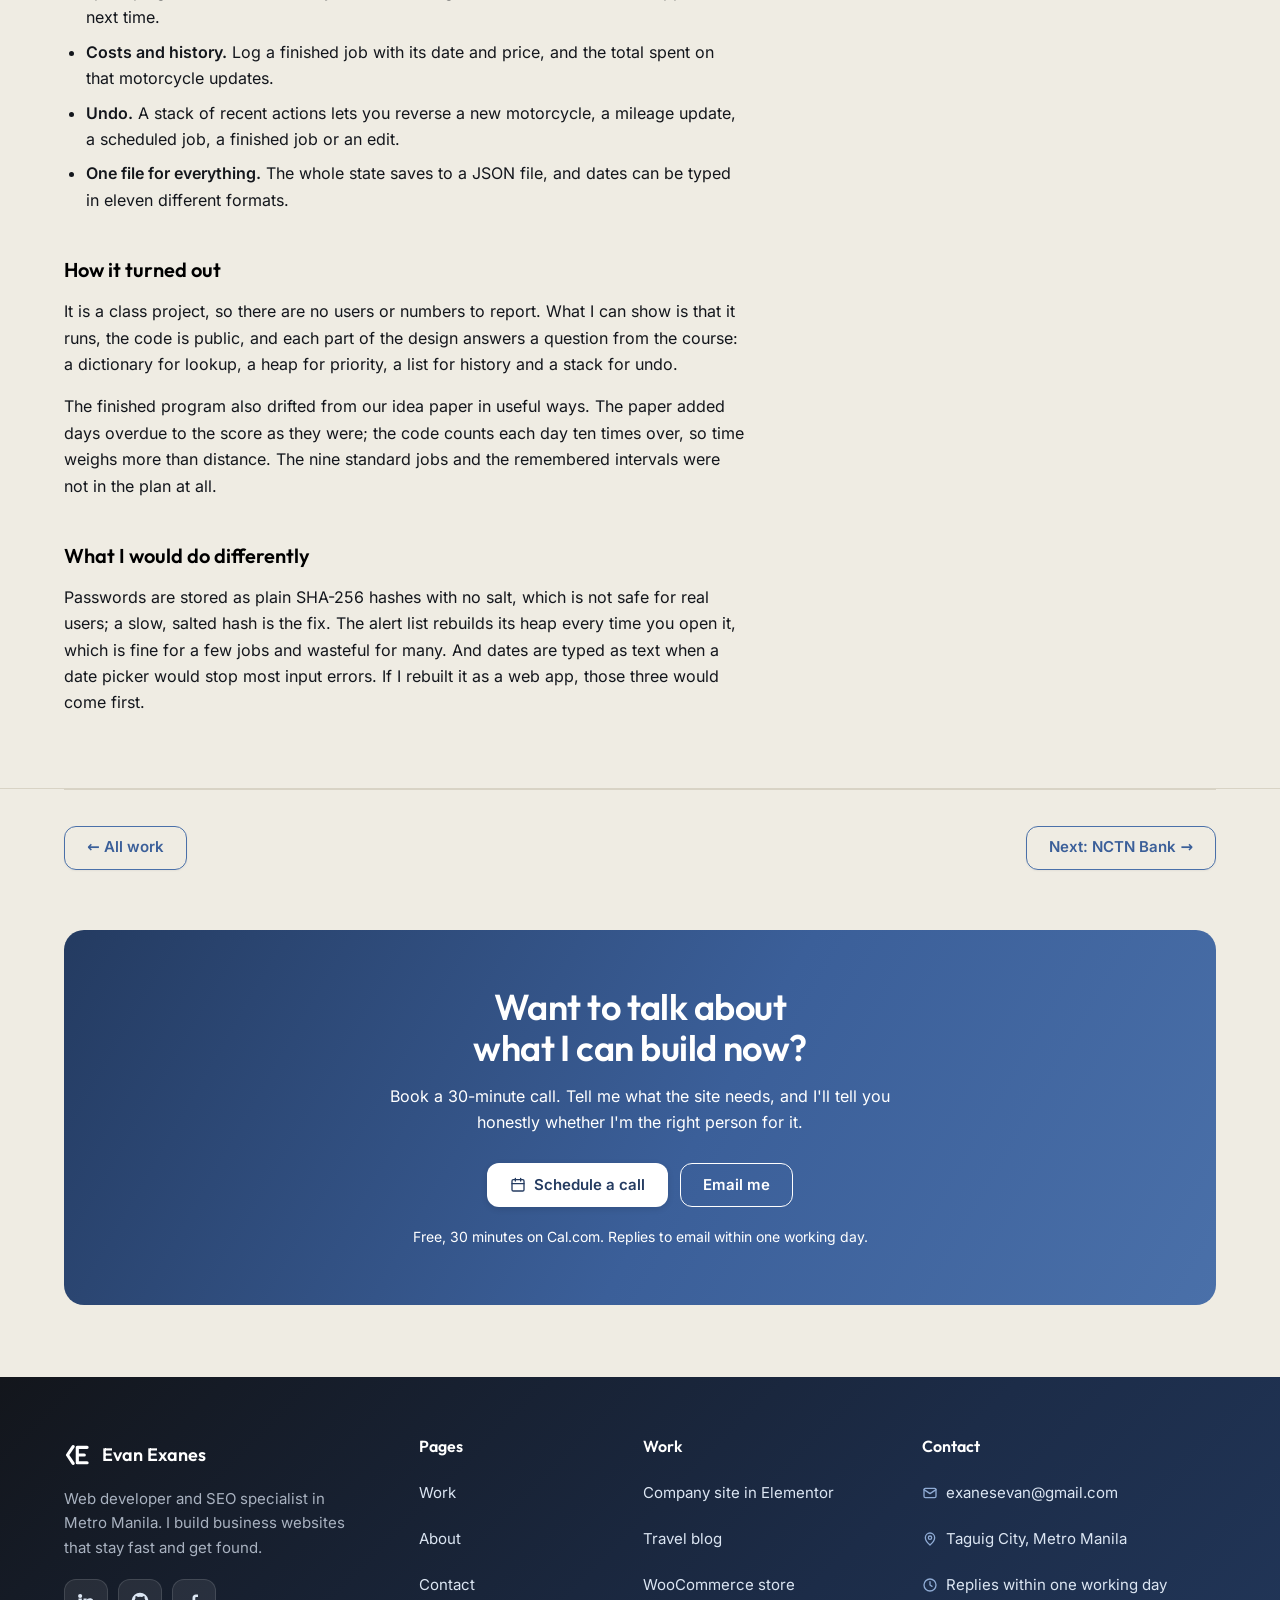
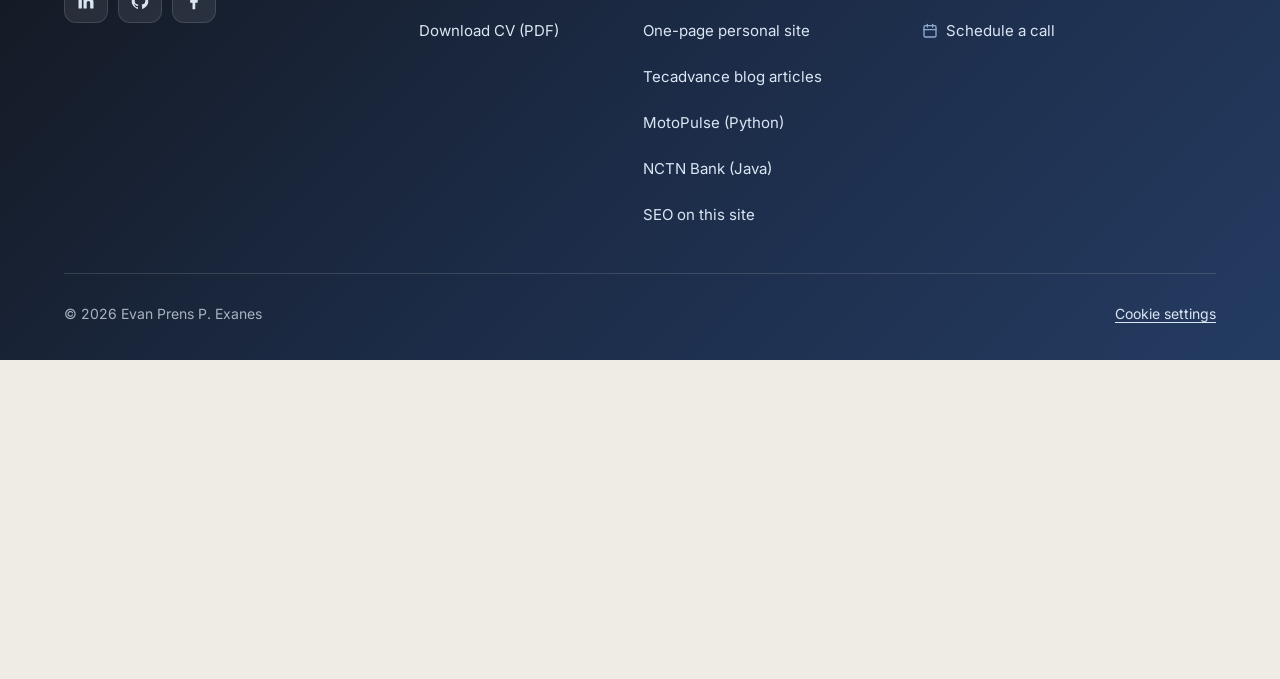
<file: 09-case-study-motopulse.html>
<!DOCTYPE html>
<!--
Program name: 09-case-study-motopulse.html
Description: Case study page for MotoPulse, the Python terminal app that tracks
   motorcycle maintenance and ranks overdue jobs. Built in a two-person team.
Author: Exanes, Evan Prens
Date Compiled: 09/28/2026
======================================================================
Date           Description                      Programmer name
======================================================================
09/28/2026     Initial Implementation           EPPE
11/09/2026     Added file header                EPPE
11/09/2026     Added section comments           EPPE
======================================================================
-->
<html lang="en">
<head>
<meta charset="UTF-8">
<meta name="viewport" content="width=device-width, initial-scale=1.0">
<title>Case study: MotoPulse — Evan Exanes</title>
<meta name="description" content="A Python terminal app that tracks motorcycle maintenance and ranks overdue jobs, built in a two-person team for a data structures course.">
<link rel="canonical" href="https://evanexanes.github.io/09-case-study-motopulse.html">
<meta property="og:type" content="website">
<meta property="og:site_name" content="Evan Exanes">
<meta property="og:title" content="Case study: MotoPulse — Evan Exanes">
<meta property="og:description" content="A Python terminal app that tracks motorcycle maintenance and ranks overdue jobs, built in a two-person team for a data structures course.">
<meta property="og:url" content="https://evanexanes.github.io/09-case-study-motopulse.html">
<meta property="og:locale" content="en_PH">
<meta name="twitter:card" content="summary">
<link rel="preload" href="assets/fonts/inter-latin.woff2" as="font" type="font/woff2" crossorigin>
<link rel="preload" href="assets/fonts/outfit-latin.woff2" as="font" type="font/woff2" crossorigin>
<link rel="stylesheet" href="styles.css">
<link rel="icon" href="assets/favicon.svg" type="image/svg+xml">
<!-- Theme before first paint, so a dark-theme visitor never sees a light flash.
     Order: stored choice, then ?theme=dark|light (used to capture frames),
     then the system preference. Storage can throw (private mode) — ignored. -->
<script>
(function () {
  var t = null;
  try { t = localStorage.getItem('theme'); } catch (e) {}
  var q = /[?&]theme=(dark|light)\b/.exec(location.search);
  if (q) { t = q[1]; }
  if (t !== 'dark' && t !== 'light') {
    t = window.matchMedia && matchMedia('(prefers-color-scheme: dark)').matches ? 'dark' : 'light';
  }
  document.documentElement.setAttribute('data-theme', t);
})();
</script>
</head>
<body>

<a class="skip-link" href="#main">Skip to main content</a>

<!-- Site header: logo, the three main links, the theme switch and the hamburger button used on phones. -->
<header class="site-header">
  <div class="container header-inner">
    <a class="wordmark" href="index.html" aria-label="Evan Exanes, Web developer · SEO — home">
      <svg class="logo-mark" viewBox="0 0 40 40" aria-hidden="true" focusable="false">
        <defs>
          <linearGradient id="logo-grad-light" x1="0" y1="0" x2="1" y2="1"><stop offset="0" stop-color="#243B61"/><stop offset="1" stop-color="#4A70A9"/></linearGradient>
          <linearGradient id="logo-grad-dark" x1="0" y1="0" x2="1" y2="1"><stop offset="0" stop-color="#8FABD4"/><stop offset="1" stop-color="#DCE6F3"/></linearGradient>
        </defs>
        <path d="M13 8 L5 20 L13 32"/><path d="M19 9h14M19 20h10M19 31h14M19 9v22"/>
      </svg>
      <span class="wordmark-text"><span class="wordmark-name">Evan Exanes</span><span class="wordmark-sub">Web developer · SEO</span></span>
    </a>

    <!-- Main navigation for wide screens. -->
    <nav class="site-nav" aria-label="Main">
      <a href="index.html#work" aria-current="true">Work</a>
      <a href="06-about.html">About</a>
      <a href="07-contact.html">Contact</a>
    </nav>

    <div class="header-cta">
      <button class="theme-toggle" type="button" data-theme-toggle aria-pressed="false" aria-label="Dark theme">
        <svg class="icon-moon" viewBox="0 0 24 24" fill="none" stroke="currentColor" stroke-width="2" stroke-linecap="round" stroke-linejoin="round" aria-hidden="true" focusable="false"><path d="M21 12.8A9 9 0 1 1 11.2 3a7 7 0 0 0 9.8 9.8z"/></svg>
        <svg class="icon-sun" viewBox="0 0 24 24" fill="none" stroke="currentColor" stroke-width="2" stroke-linecap="round" stroke-linejoin="round" aria-hidden="true" focusable="false"><circle cx="12" cy="12" r="4"/><path d="M12 2v2M12 20v2M4.9 4.9l1.4 1.4M17.7 17.7l1.4 1.4M2 12h2M20 12h2M4.9 19.1l1.4-1.4M17.7 6.3l1.4-1.4"/></svg>
      </button>
      <a class="btn btn-primary" href="https://cal.com/evan-exanes/30min" target="_blank" rel="noopener noreferrer" data-cal-link="evan-exanes/30min" data-cal-namespace="30min" data-cal-config='{"layout":"month_view"}'><svg viewBox="0 0 24 24" fill="none" stroke="currentColor" stroke-width="2" stroke-linecap="round" stroke-linejoin="round" aria-hidden="true" focusable="false"><rect x="3" y="4" width="18" height="17" rx="2"/><path d="M16 2v4M8 2v4M3 10h18"/></svg>Schedule a call<span class="visually-hidden"> (opens a booking calendar in a pop-up or a new tab)</span></a>
    </div>

    <button class="nav-toggle" id="nav-toggle" type="button" aria-expanded="false" aria-controls="site-drawer" aria-label="Open menu">
      <span class="bar"></span><span class="bar"></span><span class="bar"></span>
    </button>
  </div>
</header>
<!-- Phone menu: a dimmed backdrop and the drawer. script.js opens and closes both. -->
<div class="drawer-shade" id="drawer-shade" hidden></div>
<div class="site-drawer" id="site-drawer" role="dialog" aria-modal="true" aria-label="Menu" hidden>
  <div class="drawer-top">
    <a class="wordmark drawer-wordmark" href="index.html" aria-label="Evan Exanes, Web developer · SEO — home"><svg class="logo-mark" viewBox="0 0 40 40" aria-hidden="true" focusable="false"><path d="M13 8 L5 20 L13 32"/><path d="M19 9h14M19 20h10M19 31h14M19 9v22"/></svg><span class="wordmark-text"><span class="wordmark-name">Evan Exanes</span><span class="wordmark-sub">Web developer · SEO</span></span></a>
    <button class="drawer-close" type="button" aria-label="Close menu" data-drawer-close><svg viewBox="0 0 24 24" fill="none" stroke="currentColor" stroke-width="2" stroke-linecap="round" aria-hidden="true" focusable="false"><path d="M6 6l12 12M18 6L6 18"/></svg></button>
  </div>
  <nav class="drawer-nav" aria-label="Main">
    <a href="index.html#work" aria-current="true">Work</a>
    <a href="06-about.html">About</a>
    <a href="07-contact.html">Contact</a>
  </nav>
  <div class="drawer-actions">
    <a class="btn btn-light" href="https://cal.com/evan-exanes/30min" target="_blank" rel="noopener noreferrer" data-cal-link="evan-exanes/30min" data-cal-namespace="30min" data-cal-config='{"layout":"month_view"}'><svg viewBox="0 0 24 24" fill="none" stroke="currentColor" stroke-width="2" stroke-linecap="round" stroke-linejoin="round" aria-hidden="true" focusable="false"><rect x="3" y="4" width="18" height="17" rx="2"/><path d="M16 2v4M8 2v4M3 10h18"/></svg>Schedule a call<span class="visually-hidden"> (opens a booking calendar in a pop-up or a new tab)</span></a>
    <a class="btn btn-outline-light" href="assets/Evan_Exanes_CV.pdf" download="Evan_Exanes_CV.pdf"><svg viewBox="0 0 24 24" fill="none" stroke="currentColor" stroke-width="2" stroke-linecap="round" stroke-linejoin="round" aria-hidden="true" focusable="false"><path d="M12 4v11M7 10l5 5 5-5M5 20h14"/></svg>Download CV (PDF)</a>
  </div>
  <button class="drawer-theme" type="button" data-theme-toggle aria-pressed="false"><span>Dark theme</span><span class="drawer-switch" aria-hidden="true"></span></button>
</div>
<!-- /site-drawer -->

<!-- Main content. The skip link at the top of the page jumps here. -->
<main id="main">

  <!-- Depth 2, exactly as the chart specifies: Home › Work › this case study. -->
  <div class="container">
    <nav class="breadcrumb" aria-label="Breadcrumb">
      <a href="index.html">Home</a> <span aria-hidden="true">›</span>
      <a href="index.html#work">Work</a> <span aria-hidden="true">›</span>
      <span aria-current="page">Case study: MotoPulse</span>
    </nav>
  </div>

  <!-- Case study heading: title, summary and the live-site and source links. -->
  <section class="case-header">
    <div class="container">
      <h1 class="case-title">A maintenance reminder that tells you which job to do first</h1>
      <p class="case-lede">
        MotoPulse is a terminal app for motorcycle owners. It keeps the service records and puts the most overdue job at the top of the list. I built it in a two-person team for my data structures course. It runs on a computer, not in a browser, so the code is on GitHub.
      </p>

      <!-- Peer-test revision 2: the live site and the source code live HERE,
           inside the case study, not in a separate menu item. -->
      <div class="case-links">
        <a class="btn btn-primary" href="https://github.com/evanexanes/motopulse" target="_blank" rel="noopener noreferrer"><svg viewBox="0 0 24 24" aria-hidden="true" focusable="false"><path fill="currentColor" d="M12 2a10 10 0 0 0-3.16 19.49c.5.09.68-.22.68-.48v-1.7c-2.78.6-3.37-1.34-3.37-1.34-.45-1.16-1.1-1.47-1.1-1.47-.9-.62.07-.6.07-.6 1 .07 1.53 1.03 1.53 1.03.89 1.53 2.34 1.09 2.91.83.09-.65.35-1.09.63-1.34-2.22-.25-4.56-1.11-4.56-4.94 0-1.09.39-1.98 1.03-2.68-.1-.25-.45-1.27.1-2.64 0 0 .84-.27 2.75 1.02a9.5 9.5 0 0 1 5 0c1.91-1.29 2.75-1.02 2.75-1.02.55 1.37.2 2.39.1 2.64.64.7 1.03 1.59 1.03 2.68 0 3.84-2.34 4.69-4.57 4.93.36.31.68.92.68 1.85v2.74c0 .27.18.58.69.48A10 10 0 0 0 12 2z"/></svg>View on GitHub<span class="visually-hidden"> (opens in a new tab)</span></a>
      </div>

      <dl class="case-facts">
        <div>
          <dt>Role</dt>
          <dd>Co-developer in a two-person team</dd>
        </div>
        <div>
          <dt>Timeline</dt>
          <dd>Started April 2026</dd>
        </div>
        <div>
          <dt>Stack</dt>
          <dd>Python · heapq · JSON</dd>
        </div>
      </dl>
    </div>
  </section>

  <!-- Case study body: the problem, the work, the outcome and what I would change. -->
  <section class="section">
    <div class="container">
      <!-- Relationship diagram: drawn in HTML and CSS from the numbers already stated in the text
           below. It is not a screenshot, so no client site, brand or repository is shown. -->
      <figure class="case-visual case-diagram">
        <div class="cd-grid"><div class="cd-side"><p class="cd-label">Three of nine standard jobs</p><ul class="cd-nodes"><li class="cd-node">Engine oil change</li><li class="cd-node">Chain cleaning</li><li class="cd-node">Brake fluid flush</li></ul></div><div class="cd-link"><span class="cd-link-label">ranked by</span></div><div class="cd-hub"><p class="cd-hub-title">Urgency score</p><p class="cd-hub-detail">Kilometres overdue + 10 × days overdue</p><ul class="cd-chips"><li>Priority queue</li><li>Dictionary lookup</li><li>Undo stack</li><li>JSON file</li></ul></div></div>
        <figcaption>Each open job gets an urgency score. A heap hands the highest score back first, so the list never has to be sorted by hand.</figcaption>
      </figure>

      <div class="prose">
        <h2>The problem</h2>
        <p>
          Plenty of riders keep their service dates in their head or in a notebook. Oil changes
          and brake checks slip, and the first sign can be a breakdown. We compared the usual
          fixes: a spreadsheet or paper logbook costs nothing but never warns you, and the
          car-history service we found did not cover motorcycles.
        </p>
        <p>
          For our data structures course, the idea paper had to justify every data structure by
          what it does in the app. A maintenance tracker suited that, because the hard part is
          not storing the records. It is deciding which job to show first.
        </p>

        <h2>What we built</h2>
        <ul>
          <li>
            <strong>A ranked alert list.</strong> Every open job gets an urgency score: the
            kilometres past due, plus ten points for each day past its due date. A priority queue
            (Python's <code>heapq</code>) hands the highest score back first, so the most overdue
            job is always at the top.
          </li>
          <li>
            <strong>A garage per user.</strong> Accounts with a login and a password reset, and
            as many motorcycles as you like, each found by plate number through a dictionary.
          </li>
          <li>
            <strong>Standard jobs that remember you.</strong> Nine ready-made jobs such as engine
            oil, chain, spark plugs and brake fluid, or your own. Change an interval once and the
            app uses it next time.
          </li>
          <li>
            <strong>Costs and history.</strong> Log a finished job with its date and price, and the
            total spent on that motorcycle updates.
          </li>
          <li>
            <strong>Undo.</strong> A stack of recent actions lets you reverse a new motorcycle, a
            mileage update, a scheduled job, a finished job or an edit.
          </li>
          <li>
            <strong>One file for everything.</strong> The whole state saves to a JSON file, and
            dates can be typed in eleven different formats.
          </li>
        </ul>

        <h2>How it turned out</h2>
        <p>
          It is a class project, so there are no users or numbers to report. What I can show is
          that it runs, the code is public, and each part of the design answers a question from
          the course: a dictionary for lookup, a heap for priority, a list for history and a stack
          for undo.
        </p>
        <p>
          The finished program also drifted from our idea paper in useful ways. The paper added
          days overdue to the score as they were; the code counts each day ten times over, so
          time weighs more than distance. The nine standard jobs and the remembered intervals
          were not in the plan at all.
        </p>

        <h2>What I would do differently</h2>
        <p>
          Passwords are stored as plain SHA-256 hashes with no salt, which is not safe for real
          users; a slow, salted hash is the fix. The alert list rebuilds its heap every time you
          open it, which is fine for a few jobs and wasteful for many. And dates are typed as text
          when a date picker would stop most input errors. If I rebuilt it as a web app, those
          three would come first.
        </p>
      </div>
    </div>
  </section>

  <div class="container">
    <!-- Links to the previous and next case study. -->
    <nav class="case-nav" aria-label="Case study navigation">
      <a class="btn btn-secondary" href="index.html#work">← All work</a>
      <a class="btn btn-secondary" href="10-case-study-nctn-bank.html">Next: NCTN Bank →</a>
    </nav>
  </div>


  <!-- Closing card: a prompt to get in touch. -->
  <section class="closing-cta" aria-labelledby="closing-cta-title">
    <div class="container">
      <div class="cta-card">
        <h2 class="cta-title" id="closing-cta-title">Want to talk about what I can build now?</h2>
        <p class="cta-body">Book a 30-minute call. Tell me what the site needs, and I'll tell you honestly whether I'm the right person for it.</p>
        <div class="cta-actions">
          <a class="btn btn-light" href="https://cal.com/evan-exanes/30min" target="_blank" rel="noopener noreferrer" data-cal-link="evan-exanes/30min" data-cal-namespace="30min" data-cal-config='{"layout":"month_view"}'><svg viewBox="0 0 24 24" fill="none" stroke="currentColor" stroke-width="2" stroke-linecap="round" stroke-linejoin="round" aria-hidden="true" focusable="false"><rect x="3" y="4" width="18" height="17" rx="2"/><path d="M16 2v4M8 2v4M3 10h18"/></svg>Schedule a call<span class="visually-hidden"> (opens a booking calendar in a pop-up or a new tab)</span></a>
          <a class="btn btn-outline-light" href="mailto:exanesevan@gmail.com">Email me</a>
        </div>
        <p class="cta-fine">Free, 30 minutes on Cal.com. Replies to email within one working day.</p>
      </div>
    </div>
  </section>

</main>

<!-- Site footer: page links, work links and contact details. -->
<footer class="site-footer">
  <div class="container">
    <div class="footer-columns">
      <div class="footer-about">
        <a class="footer-brand" href="index.html" aria-label="Evan Exanes — home">
          <svg class="logo-mark" viewBox="0 0 40 40" aria-hidden="true" focusable="false"><path d="M13 8 L5 20 L13 32"/><path d="M19 9h14M19 20h10M19 31h14M19 9v22"/></svg>
          <span>Evan Exanes</span>
        </a>
        <p class="footer-blurb">Web developer and SEO specialist in Metro Manila. I build business websites that stay fast and get found.</p>
        <ul class="social-list" aria-label="Social profiles">
          <li><a class="social-link" href="https://www.linkedin.com/in/evan-prens-exanes-409434378/" target="_blank" rel="noopener noreferrer" aria-label="LinkedIn (opens in a new tab)" title="LinkedIn"><svg viewBox="0 0 24 24" aria-hidden="true" focusable="false"><path fill="currentColor" d="M4.98 3.5a2.5 2.5 0 1 1 0 5 2.5 2.5 0 0 1 0-5zM3 9h4v12H3zM9 9h3.8v1.7h.05c.53-1 1.83-2.05 3.77-2.05C20.6 8.65 21 11.2 21 14.5V21h-4v-5.8c0-1.4 0-3.2-1.95-3.2S12.8 13.5 12.8 15.1V21H9z"/></svg></a></li>
          <li><a class="social-link" href="https://github.com/evanexanes" target="_blank" rel="noopener noreferrer" aria-label="GitHub (opens in a new tab)" title="GitHub"><svg viewBox="0 0 24 24" aria-hidden="true" focusable="false"><path fill="currentColor" d="M12 2a10 10 0 0 0-3.16 19.49c.5.09.68-.22.68-.48v-1.7c-2.78.6-3.37-1.34-3.37-1.34-.45-1.16-1.1-1.47-1.1-1.47-.9-.62.07-.6.07-.6 1 .07 1.53 1.03 1.53 1.03.89 1.53 2.34 1.09 2.91.83.09-.65.35-1.09.63-1.34-2.22-.25-4.56-1.11-4.56-4.94 0-1.09.39-1.98 1.03-2.68-.1-.25-.45-1.27.1-2.64 0 0 .84-.27 2.75 1.02a9.5 9.5 0 0 1 5 0c1.91-1.29 2.75-1.02 2.75-1.02.55 1.37.2 2.39.1 2.64.64.7 1.03 1.59 1.03 2.68 0 3.84-2.34 4.69-4.57 4.93.36.31.68.92.68 1.85v2.74c0 .27.18.58.69.48A10 10 0 0 0 12 2z"/></svg></a></li>
          <li><a class="social-link" href="https://www.facebook.com/eekswiii" target="_blank" rel="noopener noreferrer" aria-label="Facebook (opens in a new tab)" title="Facebook"><svg viewBox="0 0 24 24" aria-hidden="true" focusable="false"><path fill="currentColor" d="M13.5 22v-8h2.7l.4-3.2h-3.1V8.8c0-.9.3-1.5 1.6-1.5h1.7V4.4c-.3 0-1.3-.1-2.5-.1-2.5 0-4.1 1.5-4.1 4.2v2.3H7.4V14h2.8v8z"/></svg></a></li>
        </ul>
      </div>
      <!-- Footer link lists. -->
      <nav class="footer-nav-lists" aria-label="Footer">
        <div>
          <h2 class="footer-heading">Pages</h2>
          <ul class="footer-links">
            <li><a href="index.html#work">Work</a></li>
            <li><a href="06-about.html">About</a></li>
            <li><a href="07-contact.html">Contact</a></li>
            <li><a href="assets/Evan_Exanes_CV.pdf" download="Evan_Exanes_CV.pdf">Download CV (PDF)</a></li>
          </ul>
        </div>
        <div>
          <h2 class="footer-heading">Work</h2>
          <ul class="footer-links" data-footer-work>
            <li><a href="02-case-study-corporate.html">Company site in Elementor</a></li>
            <li><a href="03-case-study-blog.html">Travel blog</a></li>
            <li><a href="04-case-study-ecommerce.html">WooCommerce store</a></li>
            <li><a href="05-case-study-personal.html">One-page personal site</a></li>
            <li><a href="08-case-study-tecadvance-blog.html">Tecadvance blog articles</a></li>
            <li><a href="09-case-study-motopulse.html">MotoPulse (Python)</a></li>
            <li><a href="10-case-study-nctn-bank.html">NCTN Bank (Java)</a></li>
            <li><a href="11-case-study-seo.html">SEO on this site</a></li>
          </ul>
        </div>
      </nav>
      <div>
        <h2 class="footer-heading">Contact</h2>
        <ul class="footer-links footer-contact">
          <li><a href="mailto:exanesevan@gmail.com"><svg viewBox="0 0 24 24" fill="none" stroke="currentColor" stroke-width="2" stroke-linecap="round" stroke-linejoin="round" aria-hidden="true" focusable="false"><rect x="3" y="5" width="18" height="14" rx="2"/><path d="M3 7l9 6 9-6"/></svg>exanesevan@gmail.com</a></li>
          <li><svg viewBox="0 0 24 24" fill="none" stroke="currentColor" stroke-width="2" stroke-linecap="round" stroke-linejoin="round" aria-hidden="true" focusable="false"><path d="M12 21s-7-6.2-7-11a7 7 0 0 1 14 0c0 4.8-7 11-7 11z"/><circle cx="12" cy="10" r="2.5"/></svg>Taguig City, Metro Manila</li>
          <li><svg viewBox="0 0 24 24" fill="none" stroke="currentColor" stroke-width="2" stroke-linecap="round" stroke-linejoin="round" aria-hidden="true" focusable="false"><circle cx="12" cy="12" r="9"/><path d="M12 7v5l3 2"/></svg>Replies within one working day</li>
          <li><a href="https://cal.com/evan-exanes/30min" target="_blank" rel="noopener noreferrer" data-cal-link="evan-exanes/30min" data-cal-namespace="30min" data-cal-config='{"layout":"month_view"}'><svg viewBox="0 0 24 24" fill="none" stroke="currentColor" stroke-width="2" stroke-linecap="round" stroke-linejoin="round" aria-hidden="true" focusable="false"><rect x="3" y="4" width="18" height="17" rx="2"/><path d="M16 2v4M8 2v4M3 10h18"/></svg>Schedule a call<span class="visually-hidden"> (opens a booking calendar in a pop-up or a new tab)</span></a></li>
        </ul>
      </div>
    </div>
    <div class="footer-bottom">
      <p class="footer-note">© 2026 Evan Prens P. Exanes</p>
      <button type="button" class="footer-consent" data-consent-open hidden>Cookie settings</button>
      <a class="footer-top" href="#main">Back to top <span aria-hidden="true">↑</span></a>
    </div>
  </div>
</footer>

<script src="script.js"></script>
</body>
</html>
</file>
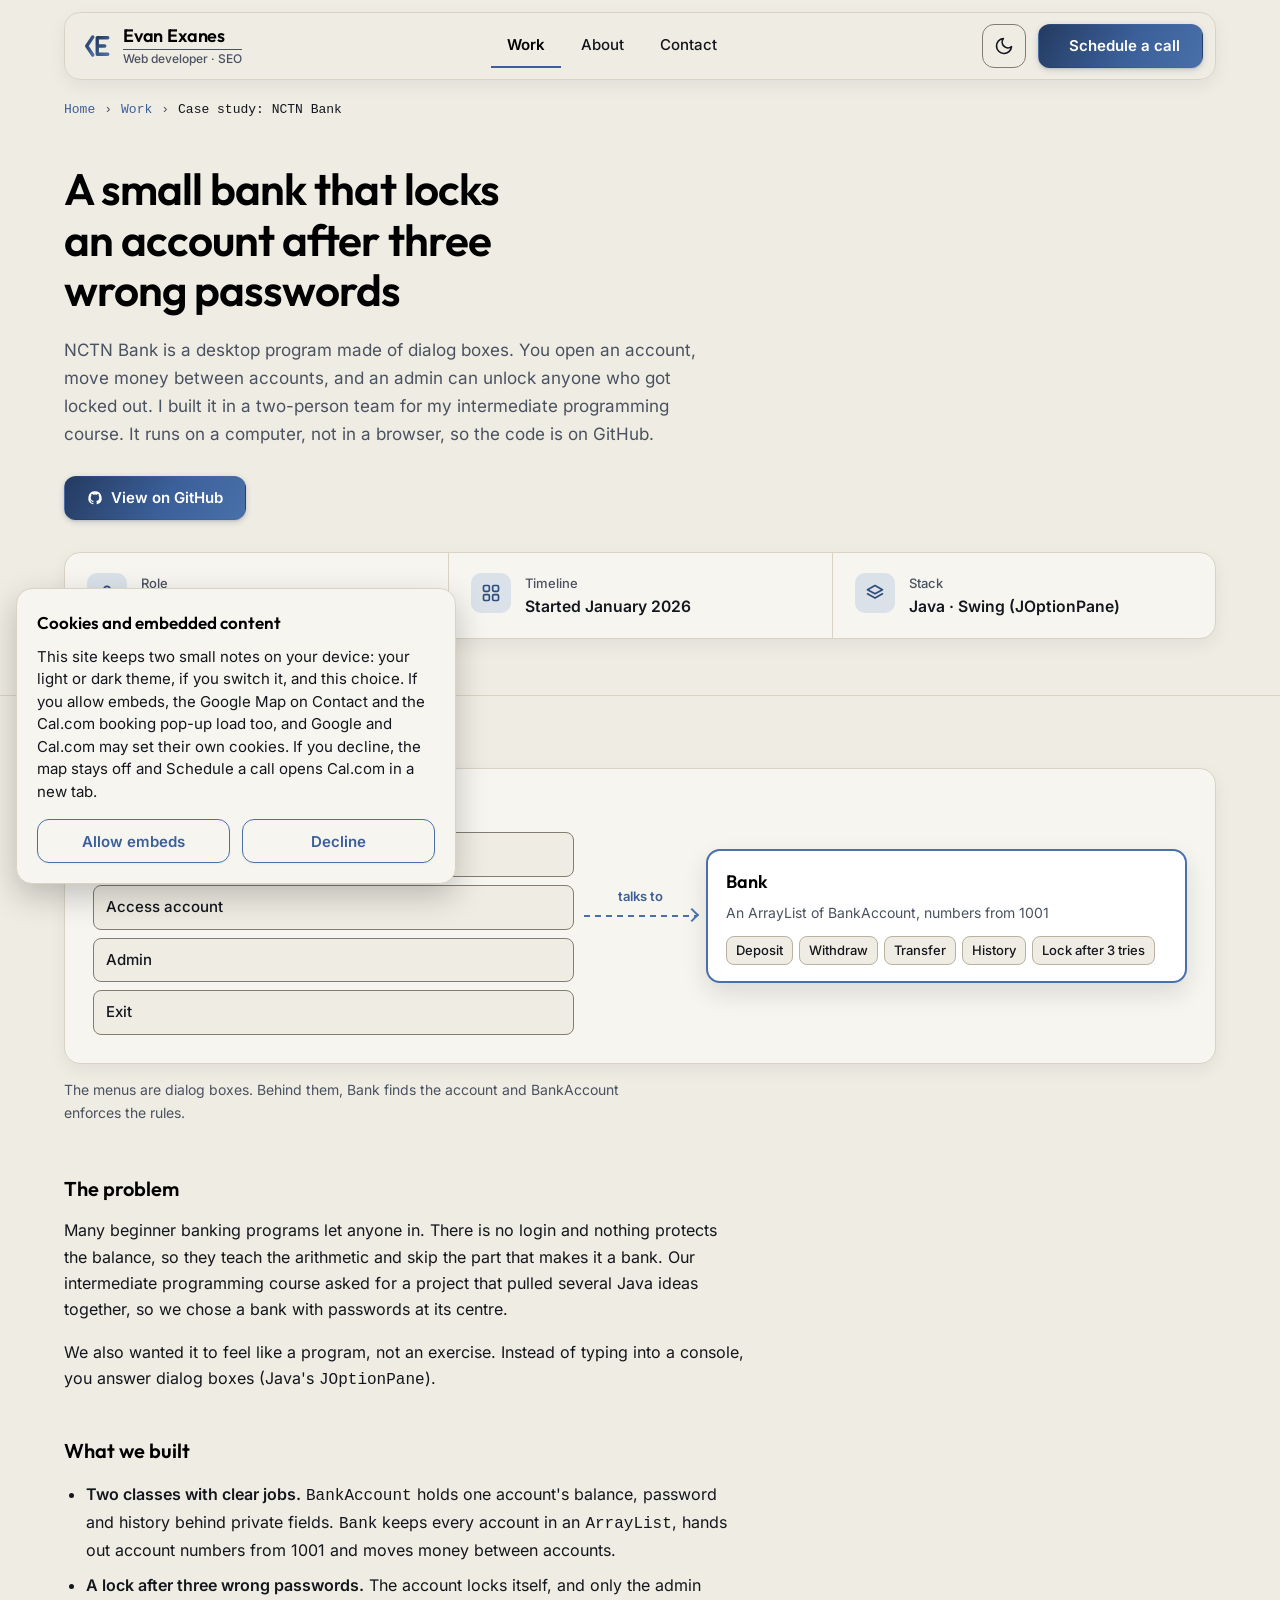
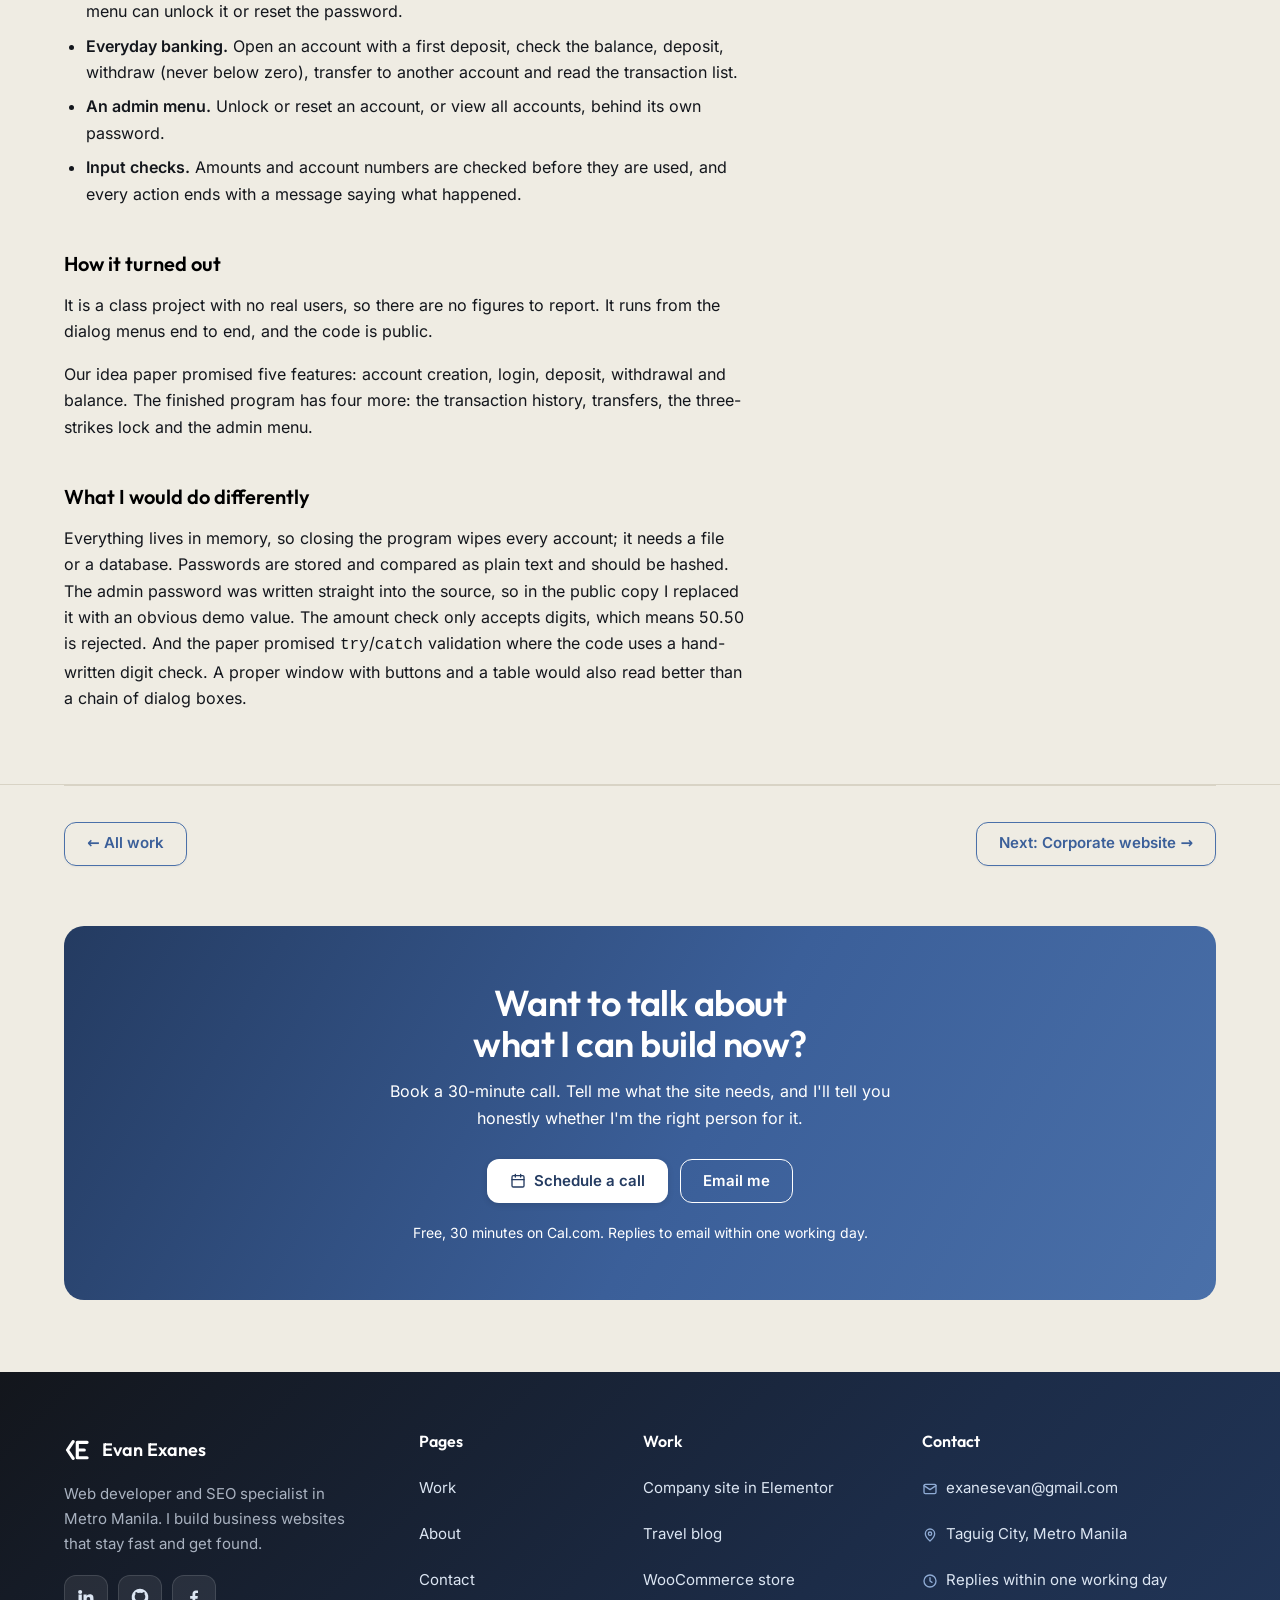
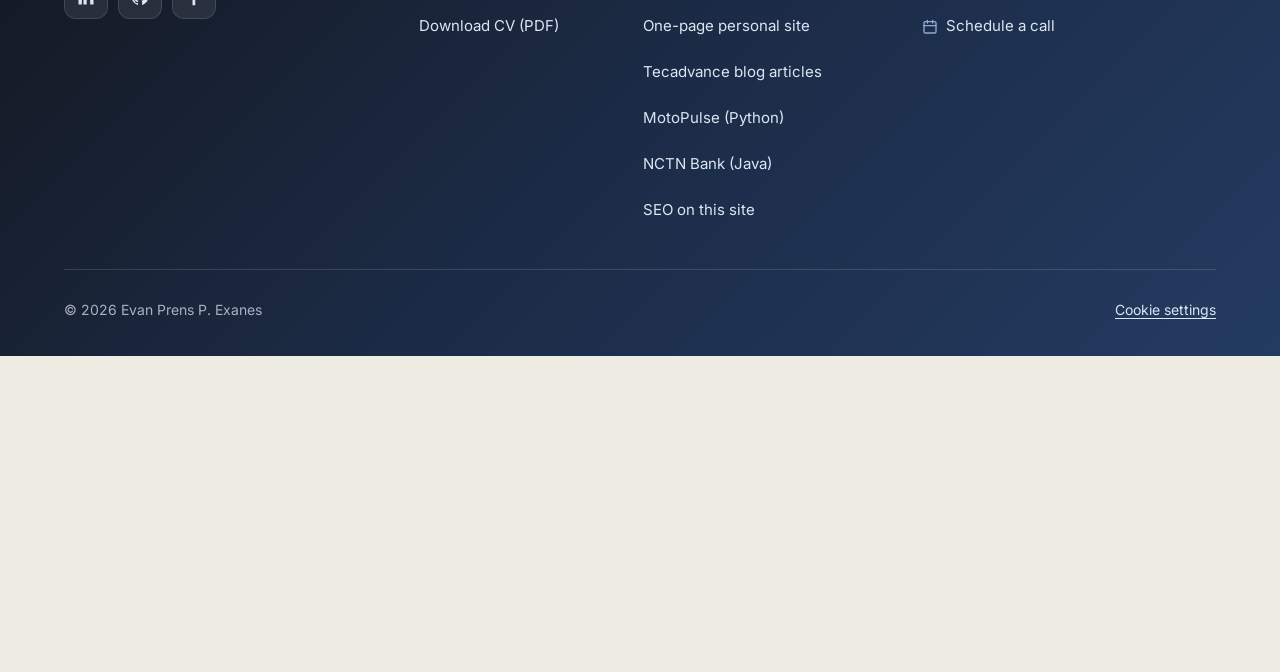
<file: 10-case-study-nctn-bank.html>
<!DOCTYPE html>
<!--
Program name: 10-case-study-nctn-bank.html
Description: Case study page for NCTN Bank, the Java banking app with account
   locking, transfers and an admin menu. Built in a two-person team.
Author: Exanes, Evan Prens
Date Compiled: 09/28/2026
======================================================================
Date           Description                      Programmer name
======================================================================
09/28/2026     Initial Implementation           EPPE
11/09/2026     Added file header                EPPE
11/09/2026     Added section comments           EPPE
======================================================================
-->
<html lang="en">
<head>
<meta charset="UTF-8">
<meta name="viewport" content="width=device-width, initial-scale=1.0">
<title>Case study: NCTN Bank — Evan Exanes</title>
<meta name="description" content="A Java desktop banking app with account locking, transfers and an admin menu, built in a two-person team for an intermediate programming course.">
<link rel="canonical" href="https://evanexanes.github.io/10-case-study-nctn-bank.html">
<meta property="og:type" content="website">
<meta property="og:site_name" content="Evan Exanes">
<meta property="og:title" content="Case study: NCTN Bank — Evan Exanes">
<meta property="og:description" content="A Java desktop banking app with account locking, transfers and an admin menu, built in a two-person team for an intermediate programming course.">
<meta property="og:url" content="https://evanexanes.github.io/10-case-study-nctn-bank.html">
<meta property="og:locale" content="en_PH">
<meta name="twitter:card" content="summary">
<link rel="preload" href="assets/fonts/inter-latin.woff2" as="font" type="font/woff2" crossorigin>
<link rel="preload" href="assets/fonts/outfit-latin.woff2" as="font" type="font/woff2" crossorigin>
<link rel="stylesheet" href="styles.css">
<link rel="icon" href="assets/favicon.svg" type="image/svg+xml">
<!-- Theme before first paint, so a dark-theme visitor never sees a light flash.
     Order: stored choice, then ?theme=dark|light (used to capture frames),
     then the system preference. Storage can throw (private mode) — ignored. -->
<script>
(function () {
  var t = null;
  try { t = localStorage.getItem('theme'); } catch (e) {}
  var q = /[?&]theme=(dark|light)\b/.exec(location.search);
  if (q) { t = q[1]; }
  if (t !== 'dark' && t !== 'light') {
    t = window.matchMedia && matchMedia('(prefers-color-scheme: dark)').matches ? 'dark' : 'light';
  }
  document.documentElement.setAttribute('data-theme', t);
})();
</script>
</head>
<body>

<a class="skip-link" href="#main">Skip to main content</a>

<!-- Site header: logo, the three main links, the theme switch and the hamburger button used on phones. -->
<header class="site-header">
  <div class="container header-inner">
    <a class="wordmark" href="index.html" aria-label="Evan Exanes, Web developer · SEO — home">
      <svg class="logo-mark" viewBox="0 0 40 40" aria-hidden="true" focusable="false">
        <defs>
          <linearGradient id="logo-grad-light" x1="0" y1="0" x2="1" y2="1"><stop offset="0" stop-color="#243B61"/><stop offset="1" stop-color="#4A70A9"/></linearGradient>
          <linearGradient id="logo-grad-dark" x1="0" y1="0" x2="1" y2="1"><stop offset="0" stop-color="#8FABD4"/><stop offset="1" stop-color="#DCE6F3"/></linearGradient>
        </defs>
        <path d="M13 8 L5 20 L13 32"/><path d="M19 9h14M19 20h10M19 31h14M19 9v22"/>
      </svg>
      <span class="wordmark-text"><span class="wordmark-name">Evan Exanes</span><span class="wordmark-sub">Web developer · SEO</span></span>
    </a>

    <!-- Main navigation for wide screens. -->
    <nav class="site-nav" aria-label="Main">
      <a href="index.html#work" aria-current="true">Work</a>
      <a href="06-about.html">About</a>
      <a href="07-contact.html">Contact</a>
    </nav>

    <div class="header-cta">
      <button class="theme-toggle" type="button" data-theme-toggle aria-pressed="false" aria-label="Dark theme">
        <svg class="icon-moon" viewBox="0 0 24 24" fill="none" stroke="currentColor" stroke-width="2" stroke-linecap="round" stroke-linejoin="round" aria-hidden="true" focusable="false"><path d="M21 12.8A9 9 0 1 1 11.2 3a7 7 0 0 0 9.8 9.8z"/></svg>
        <svg class="icon-sun" viewBox="0 0 24 24" fill="none" stroke="currentColor" stroke-width="2" stroke-linecap="round" stroke-linejoin="round" aria-hidden="true" focusable="false"><circle cx="12" cy="12" r="4"/><path d="M12 2v2M12 20v2M4.9 4.9l1.4 1.4M17.7 17.7l1.4 1.4M2 12h2M20 12h2M4.9 19.1l1.4-1.4M17.7 6.3l1.4-1.4"/></svg>
      </button>
      <a class="btn btn-primary" href="https://cal.com/evan-exanes/30min" target="_blank" rel="noopener noreferrer" data-cal-link="evan-exanes/30min" data-cal-namespace="30min" data-cal-config='{"layout":"month_view"}'><svg viewBox="0 0 24 24" fill="none" stroke="currentColor" stroke-width="2" stroke-linecap="round" stroke-linejoin="round" aria-hidden="true" focusable="false"><rect x="3" y="4" width="18" height="17" rx="2"/><path d="M16 2v4M8 2v4M3 10h18"/></svg>Schedule a call<span class="visually-hidden"> (opens a booking calendar in a pop-up or a new tab)</span></a>
    </div>

    <button class="nav-toggle" id="nav-toggle" type="button" aria-expanded="false" aria-controls="site-drawer" aria-label="Open menu">
      <span class="bar"></span><span class="bar"></span><span class="bar"></span>
    </button>
  </div>
</header>
<!-- Phone menu: a dimmed backdrop and the drawer. script.js opens and closes both. -->
<div class="drawer-shade" id="drawer-shade" hidden></div>
<div class="site-drawer" id="site-drawer" role="dialog" aria-modal="true" aria-label="Menu" hidden>
  <div class="drawer-top">
    <a class="wordmark drawer-wordmark" href="index.html" aria-label="Evan Exanes, Web developer · SEO — home"><svg class="logo-mark" viewBox="0 0 40 40" aria-hidden="true" focusable="false"><path d="M13 8 L5 20 L13 32"/><path d="M19 9h14M19 20h10M19 31h14M19 9v22"/></svg><span class="wordmark-text"><span class="wordmark-name">Evan Exanes</span><span class="wordmark-sub">Web developer · SEO</span></span></a>
    <button class="drawer-close" type="button" aria-label="Close menu" data-drawer-close><svg viewBox="0 0 24 24" fill="none" stroke="currentColor" stroke-width="2" stroke-linecap="round" aria-hidden="true" focusable="false"><path d="M6 6l12 12M18 6L6 18"/></svg></button>
  </div>
  <nav class="drawer-nav" aria-label="Main">
    <a href="index.html#work" aria-current="true">Work</a>
    <a href="06-about.html">About</a>
    <a href="07-contact.html">Contact</a>
  </nav>
  <div class="drawer-actions">
    <a class="btn btn-light" href="https://cal.com/evan-exanes/30min" target="_blank" rel="noopener noreferrer" data-cal-link="evan-exanes/30min" data-cal-namespace="30min" data-cal-config='{"layout":"month_view"}'><svg viewBox="0 0 24 24" fill="none" stroke="currentColor" stroke-width="2" stroke-linecap="round" stroke-linejoin="round" aria-hidden="true" focusable="false"><rect x="3" y="4" width="18" height="17" rx="2"/><path d="M16 2v4M8 2v4M3 10h18"/></svg>Schedule a call<span class="visually-hidden"> (opens a booking calendar in a pop-up or a new tab)</span></a>
    <a class="btn btn-outline-light" href="assets/Evan_Exanes_CV.pdf" download="Evan_Exanes_CV.pdf"><svg viewBox="0 0 24 24" fill="none" stroke="currentColor" stroke-width="2" stroke-linecap="round" stroke-linejoin="round" aria-hidden="true" focusable="false"><path d="M12 4v11M7 10l5 5 5-5M5 20h14"/></svg>Download CV (PDF)</a>
  </div>
  <button class="drawer-theme" type="button" data-theme-toggle aria-pressed="false"><span>Dark theme</span><span class="drawer-switch" aria-hidden="true"></span></button>
</div>
<!-- /site-drawer -->

<!-- Main content. The skip link at the top of the page jumps here. -->
<main id="main">

  <!-- Depth 2, exactly as the chart specifies: Home › Work › this case study. -->
  <div class="container">
    <nav class="breadcrumb" aria-label="Breadcrumb">
      <a href="index.html">Home</a> <span aria-hidden="true">›</span>
      <a href="index.html#work">Work</a> <span aria-hidden="true">›</span>
      <span aria-current="page">Case study: NCTN Bank</span>
    </nav>
  </div>

  <!-- Case study heading: title, summary and the live-site and source links. -->
  <section class="case-header">
    <div class="container">
      <h1 class="case-title">A small bank that locks an account after three wrong passwords</h1>
      <p class="case-lede">
        NCTN Bank is a desktop program made of dialog boxes. You open an account, move money between accounts, and an admin can unlock anyone who got locked out. I built it in a two-person team for my intermediate programming course. It runs on a computer, not in a browser, so the code is on GitHub.
      </p>

      <!-- Peer-test revision 2: the live site and the source code live HERE,
           inside the case study, not in a separate menu item. -->
      <div class="case-links">
        <a class="btn btn-primary" href="https://github.com/evanexanes/nctn-bank-java" target="_blank" rel="noopener noreferrer"><svg viewBox="0 0 24 24" aria-hidden="true" focusable="false"><path fill="currentColor" d="M12 2a10 10 0 0 0-3.16 19.49c.5.09.68-.22.68-.48v-1.7c-2.78.6-3.37-1.34-3.37-1.34-.45-1.16-1.1-1.47-1.1-1.47-.9-.62.07-.6.07-.6 1 .07 1.53 1.03 1.53 1.03.89 1.53 2.34 1.09 2.91.83.09-.65.35-1.09.63-1.34-2.22-.25-4.56-1.11-4.56-4.94 0-1.09.39-1.98 1.03-2.68-.1-.25-.45-1.27.1-2.64 0 0 .84-.27 2.75 1.02a9.5 9.5 0 0 1 5 0c1.91-1.29 2.75-1.02 2.75-1.02.55 1.37.2 2.39.1 2.64.64.7 1.03 1.59 1.03 2.68 0 3.84-2.34 4.69-4.57 4.93.36.31.68.92.68 1.85v2.74c0 .27.18.58.69.48A10 10 0 0 0 12 2z"/></svg>View on GitHub<span class="visually-hidden"> (opens in a new tab)</span></a>
      </div>

      <dl class="case-facts">
        <div>
          <dt>Role</dt>
          <dd>Co-developer in a two-person team</dd>
        </div>
        <div>
          <dt>Timeline</dt>
          <dd>Started January 2026</dd>
        </div>
        <div>
          <dt>Stack</dt>
          <dd>Java · Swing (JOptionPane)</dd>
        </div>
      </dl>
    </div>
  </section>

  <!-- Case study body: the problem, the work, the outcome and what I would change. -->
  <section class="section">
    <div class="container">
      <!-- Relationship diagram: drawn in HTML and CSS from the numbers already stated in the text
           below. It is not a screenshot, so no client site, brand or repository is shown. -->
      <figure class="case-visual case-diagram">
        <div class="cd-grid"><div class="cd-side"><p class="cd-label">Four menu choices</p><ul class="cd-nodes"><li class="cd-node">Create account</li><li class="cd-node">Access account</li><li class="cd-node">Admin</li><li class="cd-node">Exit</li></ul></div><div class="cd-link"><span class="cd-link-label">talks to</span></div><div class="cd-hub"><p class="cd-hub-title">Bank</p><p class="cd-hub-detail">An ArrayList of BankAccount, numbers from 1001</p><ul class="cd-chips"><li>Deposit</li><li>Withdraw</li><li>Transfer</li><li>History</li><li>Lock after 3 tries</li></ul></div></div>
        <figcaption>The menus are dialog boxes. Behind them, Bank finds the account and BankAccount enforces the rules.</figcaption>
      </figure>

      <div class="prose">
        <h2>The problem</h2>
        <p>
          Many beginner banking programs let anyone in. There is no login and nothing protects
          the balance, so they teach the arithmetic and skip the part that makes it a bank. Our
          intermediate programming course asked for a project that pulled several Java ideas
          together, so we chose a bank with passwords at its centre.
        </p>
        <p>
          We also wanted it to feel like a program, not an exercise. Instead of typing into a
          console, you answer dialog boxes (Java's <code>JOptionPane</code>).
        </p>

        <h2>What we built</h2>
        <ul>
          <li>
            <strong>Two classes with clear jobs.</strong> <code>BankAccount</code> holds one
            account's balance, password and history behind private fields. <code>Bank</code> keeps
            every account in an <code>ArrayList</code>, hands out account numbers from 1001 and
            moves money between accounts.
          </li>
          <li>
            <strong>A lock after three wrong passwords.</strong> The account locks itself, and only
            the admin menu can unlock it or reset the password.
          </li>
          <li>
            <strong>Everyday banking.</strong> Open an account with a first deposit, check the
            balance, deposit, withdraw (never below zero), transfer to another account and read
            the transaction list.
          </li>
          <li>
            <strong>An admin menu.</strong> Unlock or reset an account, or view all accounts,
            behind its own password.
          </li>
          <li>
            <strong>Input checks.</strong> Amounts and account numbers are checked before they are
            used, and every action ends with a message saying what happened.
          </li>
        </ul>

        <h2>How it turned out</h2>
        <p>
          It is a class project with no real users, so there are no figures to report. It runs
          from the dialog menus end to end, and the code is public.
        </p>
        <p>
          Our idea paper promised five features: account creation, login, deposit, withdrawal and
          balance. The finished program has four more: the transaction history, transfers, the
          three-strikes lock and the admin menu.
        </p>

        <h2>What I would do differently</h2>
        <p>
          Everything lives in memory, so closing the program wipes every account; it needs a file
          or a database. Passwords are stored and compared as plain text and should be hashed. The
          admin password was written straight into the source, so in the public copy I replaced it
          with an obvious demo value. The amount check only accepts digits, which means 50.50 is
          rejected. And the paper promised <code>try</code>/<code>catch</code> validation where the
          code uses a hand-written digit check. A proper window with buttons and a table would
          also read better than a chain of dialog boxes.
        </p>
      </div>
    </div>
  </section>

  <div class="container">
    <!-- Links to the previous and next case study. -->
    <nav class="case-nav" aria-label="Case study navigation">
      <a class="btn btn-secondary" href="index.html#work">← All work</a>
      <a class="btn btn-secondary" href="02-case-study-corporate.html">Next: Corporate website →</a>
    </nav>
  </div>


  <!-- Closing card: a prompt to get in touch. -->
  <section class="closing-cta" aria-labelledby="closing-cta-title">
    <div class="container">
      <div class="cta-card">
        <h2 class="cta-title" id="closing-cta-title">Want to talk about what I can build now?</h2>
        <p class="cta-body">Book a 30-minute call. Tell me what the site needs, and I'll tell you honestly whether I'm the right person for it.</p>
        <div class="cta-actions">
          <a class="btn btn-light" href="https://cal.com/evan-exanes/30min" target="_blank" rel="noopener noreferrer" data-cal-link="evan-exanes/30min" data-cal-namespace="30min" data-cal-config='{"layout":"month_view"}'><svg viewBox="0 0 24 24" fill="none" stroke="currentColor" stroke-width="2" stroke-linecap="round" stroke-linejoin="round" aria-hidden="true" focusable="false"><rect x="3" y="4" width="18" height="17" rx="2"/><path d="M16 2v4M8 2v4M3 10h18"/></svg>Schedule a call<span class="visually-hidden"> (opens a booking calendar in a pop-up or a new tab)</span></a>
          <a class="btn btn-outline-light" href="mailto:exanesevan@gmail.com">Email me</a>
        </div>
        <p class="cta-fine">Free, 30 minutes on Cal.com. Replies to email within one working day.</p>
      </div>
    </div>
  </section>

</main>

<!-- Site footer: page links, work links and contact details. -->
<footer class="site-footer">
  <div class="container">
    <div class="footer-columns">
      <div class="footer-about">
        <a class="footer-brand" href="index.html" aria-label="Evan Exanes — home">
          <svg class="logo-mark" viewBox="0 0 40 40" aria-hidden="true" focusable="false"><path d="M13 8 L5 20 L13 32"/><path d="M19 9h14M19 20h10M19 31h14M19 9v22"/></svg>
          <span>Evan Exanes</span>
        </a>
        <p class="footer-blurb">Web developer and SEO specialist in Metro Manila. I build business websites that stay fast and get found.</p>
        <ul class="social-list" aria-label="Social profiles">
          <li><a class="social-link" href="https://www.linkedin.com/in/evan-prens-exanes-409434378/" target="_blank" rel="noopener noreferrer" aria-label="LinkedIn (opens in a new tab)" title="LinkedIn"><svg viewBox="0 0 24 24" aria-hidden="true" focusable="false"><path fill="currentColor" d="M4.98 3.5a2.5 2.5 0 1 1 0 5 2.5 2.5 0 0 1 0-5zM3 9h4v12H3zM9 9h3.8v1.7h.05c.53-1 1.83-2.05 3.77-2.05C20.6 8.65 21 11.2 21 14.5V21h-4v-5.8c0-1.4 0-3.2-1.95-3.2S12.8 13.5 12.8 15.1V21H9z"/></svg></a></li>
          <li><a class="social-link" href="https://github.com/evanexanes" target="_blank" rel="noopener noreferrer" aria-label="GitHub (opens in a new tab)" title="GitHub"><svg viewBox="0 0 24 24" aria-hidden="true" focusable="false"><path fill="currentColor" d="M12 2a10 10 0 0 0-3.16 19.49c.5.09.68-.22.68-.48v-1.7c-2.78.6-3.37-1.34-3.37-1.34-.45-1.16-1.1-1.47-1.1-1.47-.9-.62.07-.6.07-.6 1 .07 1.53 1.03 1.53 1.03.89 1.53 2.34 1.09 2.91.83.09-.65.35-1.09.63-1.34-2.22-.25-4.56-1.11-4.56-4.94 0-1.09.39-1.98 1.03-2.68-.1-.25-.45-1.27.1-2.64 0 0 .84-.27 2.75 1.02a9.5 9.5 0 0 1 5 0c1.91-1.29 2.75-1.02 2.75-1.02.55 1.37.2 2.39.1 2.64.64.7 1.03 1.59 1.03 2.68 0 3.84-2.34 4.69-4.57 4.93.36.31.68.92.68 1.85v2.74c0 .27.18.58.69.48A10 10 0 0 0 12 2z"/></svg></a></li>
          <li><a class="social-link" href="https://www.facebook.com/eekswiii" target="_blank" rel="noopener noreferrer" aria-label="Facebook (opens in a new tab)" title="Facebook"><svg viewBox="0 0 24 24" aria-hidden="true" focusable="false"><path fill="currentColor" d="M13.5 22v-8h2.7l.4-3.2h-3.1V8.8c0-.9.3-1.5 1.6-1.5h1.7V4.4c-.3 0-1.3-.1-2.5-.1-2.5 0-4.1 1.5-4.1 4.2v2.3H7.4V14h2.8v8z"/></svg></a></li>
        </ul>
      </div>
      <!-- Footer link lists. -->
      <nav class="footer-nav-lists" aria-label="Footer">
        <div>
          <h2 class="footer-heading">Pages</h2>
          <ul class="footer-links">
            <li><a href="index.html#work">Work</a></li>
            <li><a href="06-about.html">About</a></li>
            <li><a href="07-contact.html">Contact</a></li>
            <li><a href="assets/Evan_Exanes_CV.pdf" download="Evan_Exanes_CV.pdf">Download CV (PDF)</a></li>
          </ul>
        </div>
        <div>
          <h2 class="footer-heading">Work</h2>
          <ul class="footer-links" data-footer-work>
            <li><a href="02-case-study-corporate.html">Company site in Elementor</a></li>
            <li><a href="03-case-study-blog.html">Travel blog</a></li>
            <li><a href="04-case-study-ecommerce.html">WooCommerce store</a></li>
            <li><a href="05-case-study-personal.html">One-page personal site</a></li>
            <li><a href="08-case-study-tecadvance-blog.html">Tecadvance blog articles</a></li>
            <li><a href="09-case-study-motopulse.html">MotoPulse (Python)</a></li>
            <li><a href="10-case-study-nctn-bank.html">NCTN Bank (Java)</a></li>
            <li><a href="11-case-study-seo.html">SEO on this site</a></li>
          </ul>
        </div>
      </nav>
      <div>
        <h2 class="footer-heading">Contact</h2>
        <ul class="footer-links footer-contact">
          <li><a href="mailto:exanesevan@gmail.com"><svg viewBox="0 0 24 24" fill="none" stroke="currentColor" stroke-width="2" stroke-linecap="round" stroke-linejoin="round" aria-hidden="true" focusable="false"><rect x="3" y="5" width="18" height="14" rx="2"/><path d="M3 7l9 6 9-6"/></svg>exanesevan@gmail.com</a></li>
          <li><svg viewBox="0 0 24 24" fill="none" stroke="currentColor" stroke-width="2" stroke-linecap="round" stroke-linejoin="round" aria-hidden="true" focusable="false"><path d="M12 21s-7-6.2-7-11a7 7 0 0 1 14 0c0 4.8-7 11-7 11z"/><circle cx="12" cy="10" r="2.5"/></svg>Taguig City, Metro Manila</li>
          <li><svg viewBox="0 0 24 24" fill="none" stroke="currentColor" stroke-width="2" stroke-linecap="round" stroke-linejoin="round" aria-hidden="true" focusable="false"><circle cx="12" cy="12" r="9"/><path d="M12 7v5l3 2"/></svg>Replies within one working day</li>
          <li><a href="https://cal.com/evan-exanes/30min" target="_blank" rel="noopener noreferrer" data-cal-link="evan-exanes/30min" data-cal-namespace="30min" data-cal-config='{"layout":"month_view"}'><svg viewBox="0 0 24 24" fill="none" stroke="currentColor" stroke-width="2" stroke-linecap="round" stroke-linejoin="round" aria-hidden="true" focusable="false"><rect x="3" y="4" width="18" height="17" rx="2"/><path d="M16 2v4M8 2v4M3 10h18"/></svg>Schedule a call<span class="visually-hidden"> (opens a booking calendar in a pop-up or a new tab)</span></a></li>
        </ul>
      </div>
    </div>
    <div class="footer-bottom">
      <p class="footer-note">© 2026 Evan Prens P. Exanes</p>
      <button type="button" class="footer-consent" data-consent-open hidden>Cookie settings</button>
      <a class="footer-top" href="#main">Back to top <span aria-hidden="true">↑</span></a>
    </div>
  </div>
</footer>

<script src="script.js"></script>
</body>
</html>
</file>
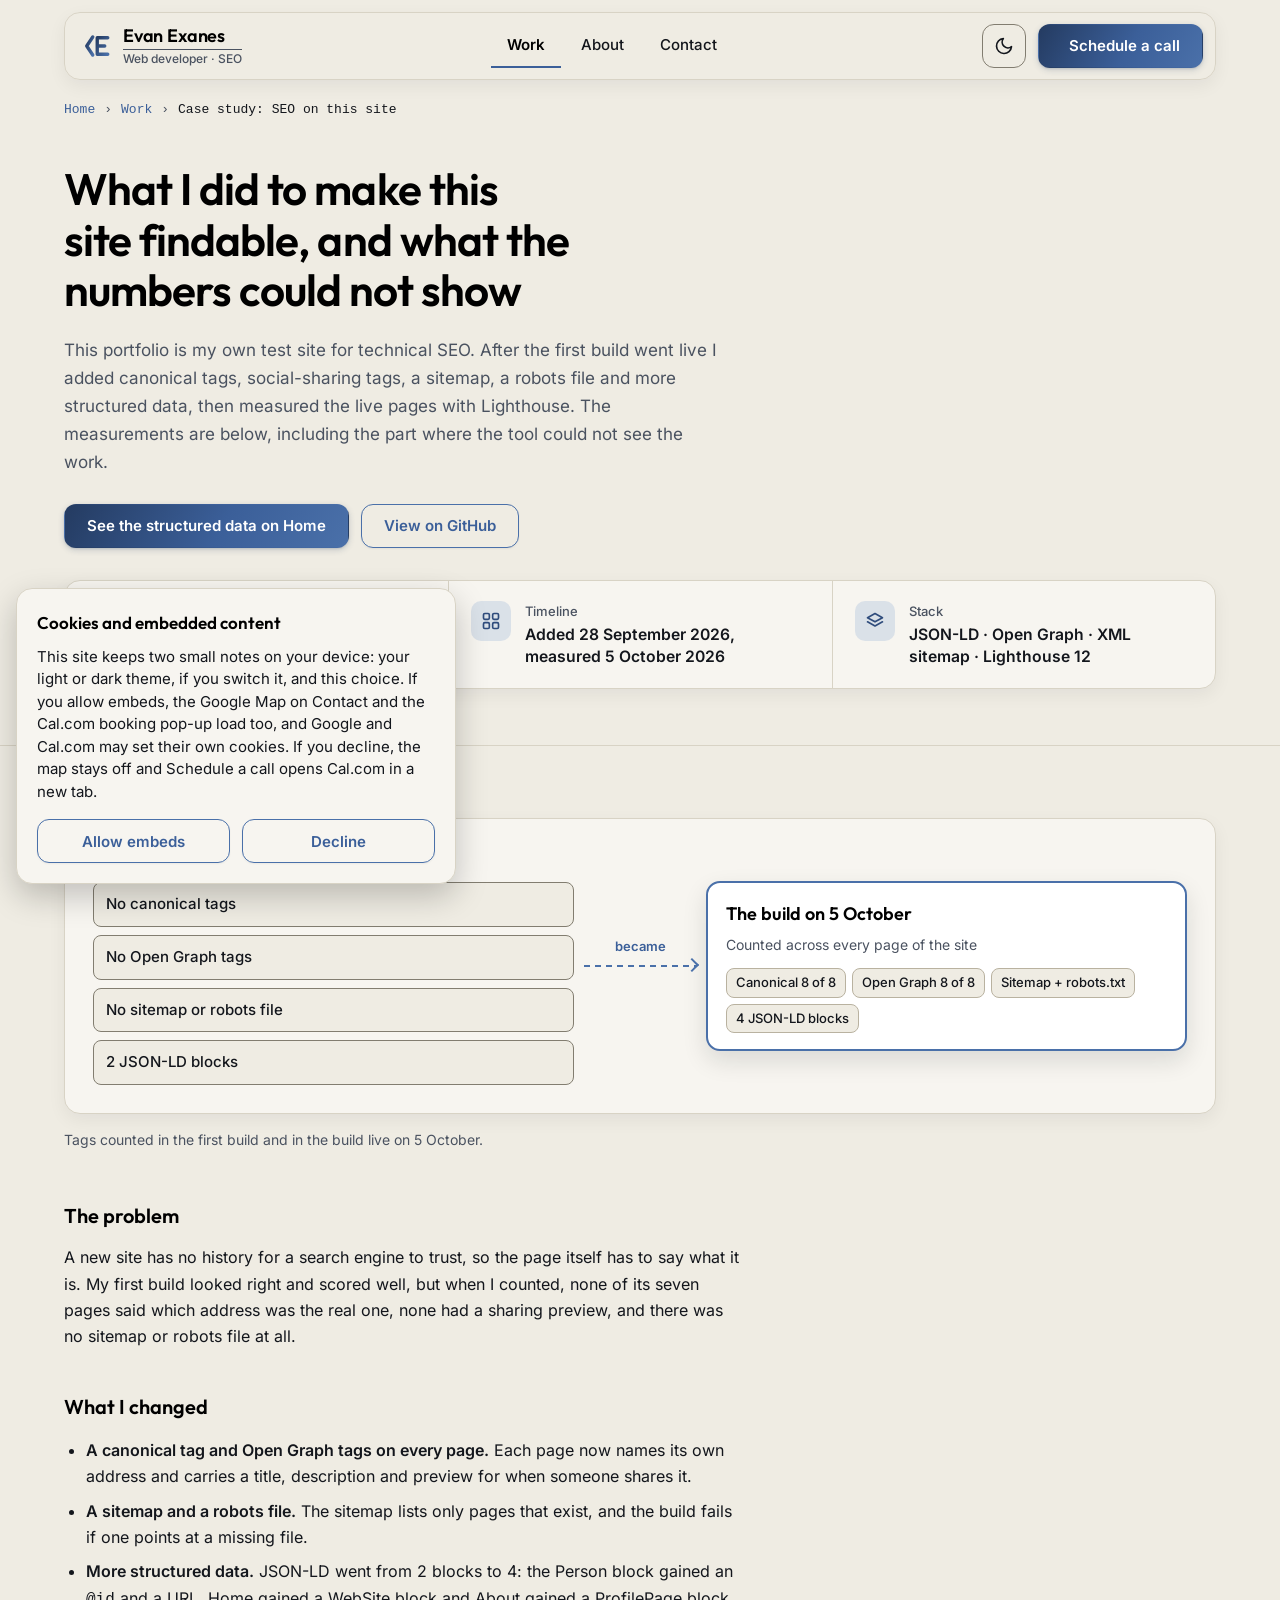
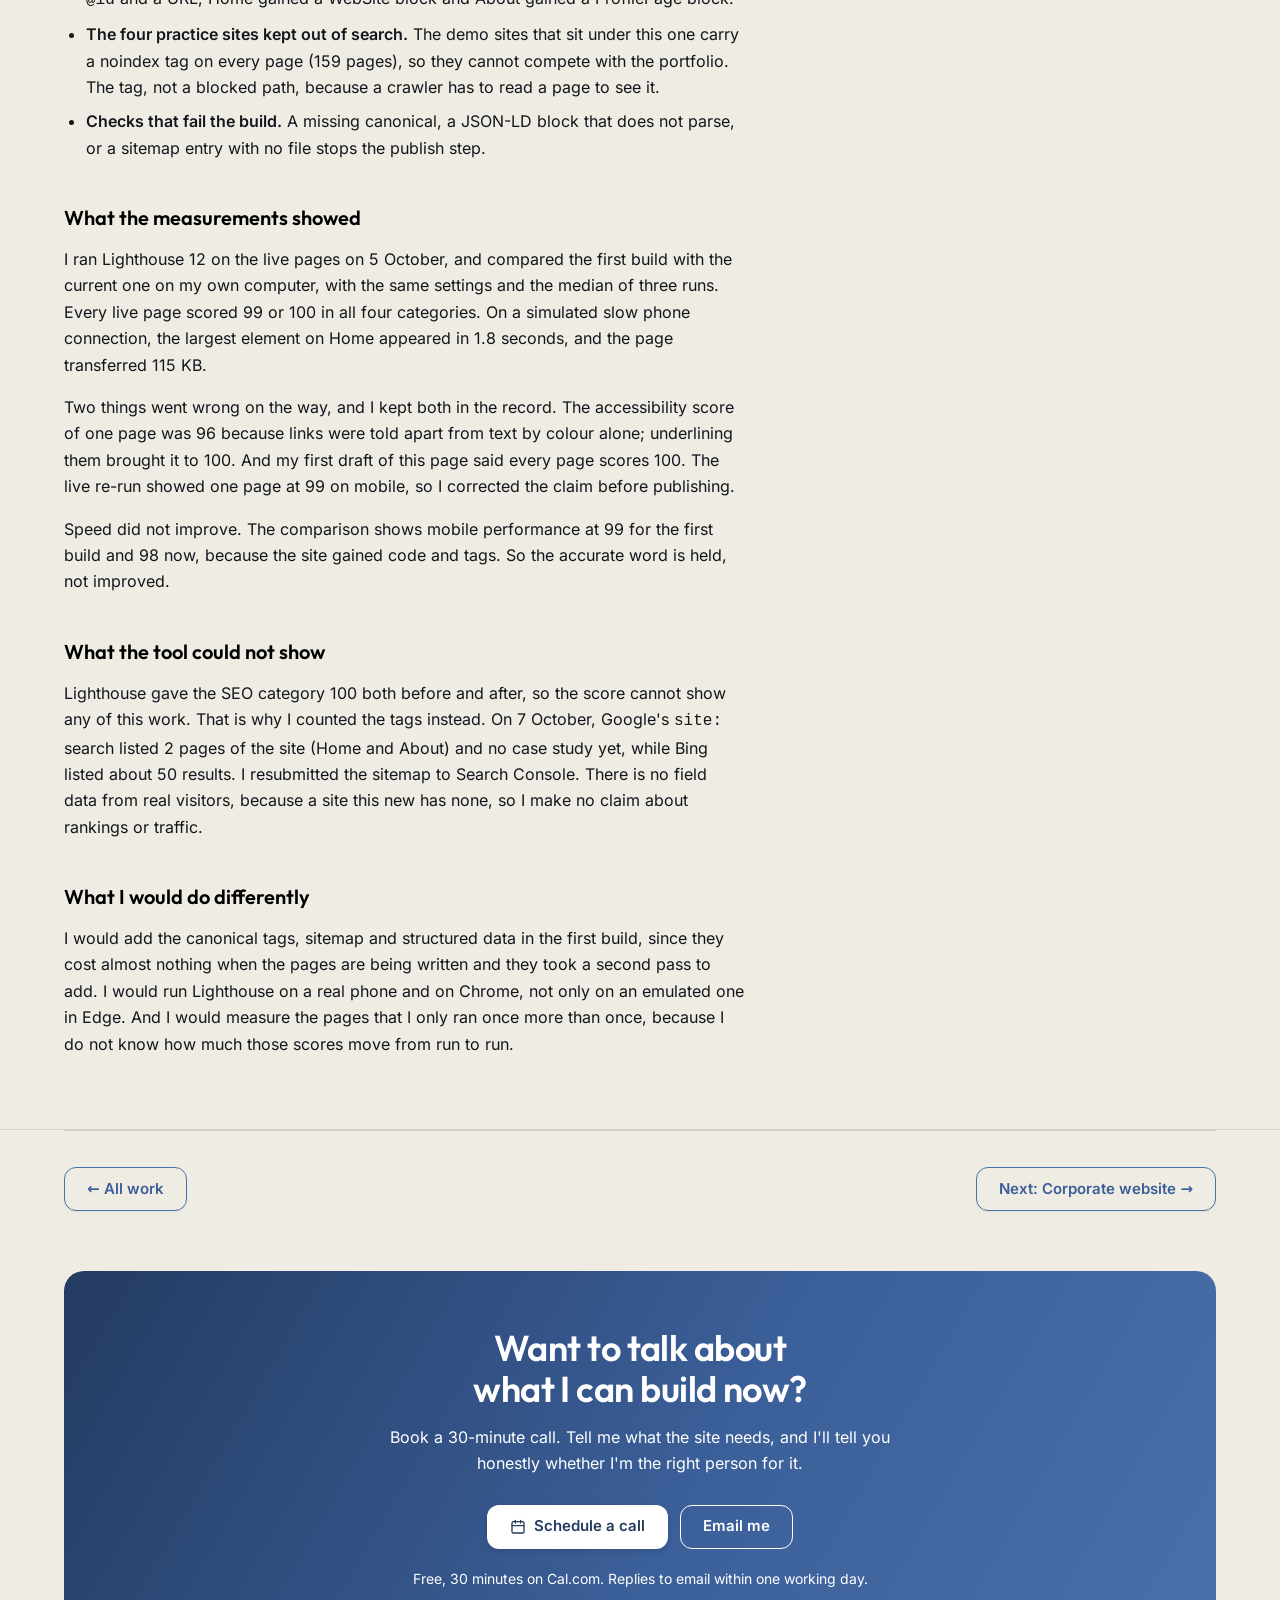
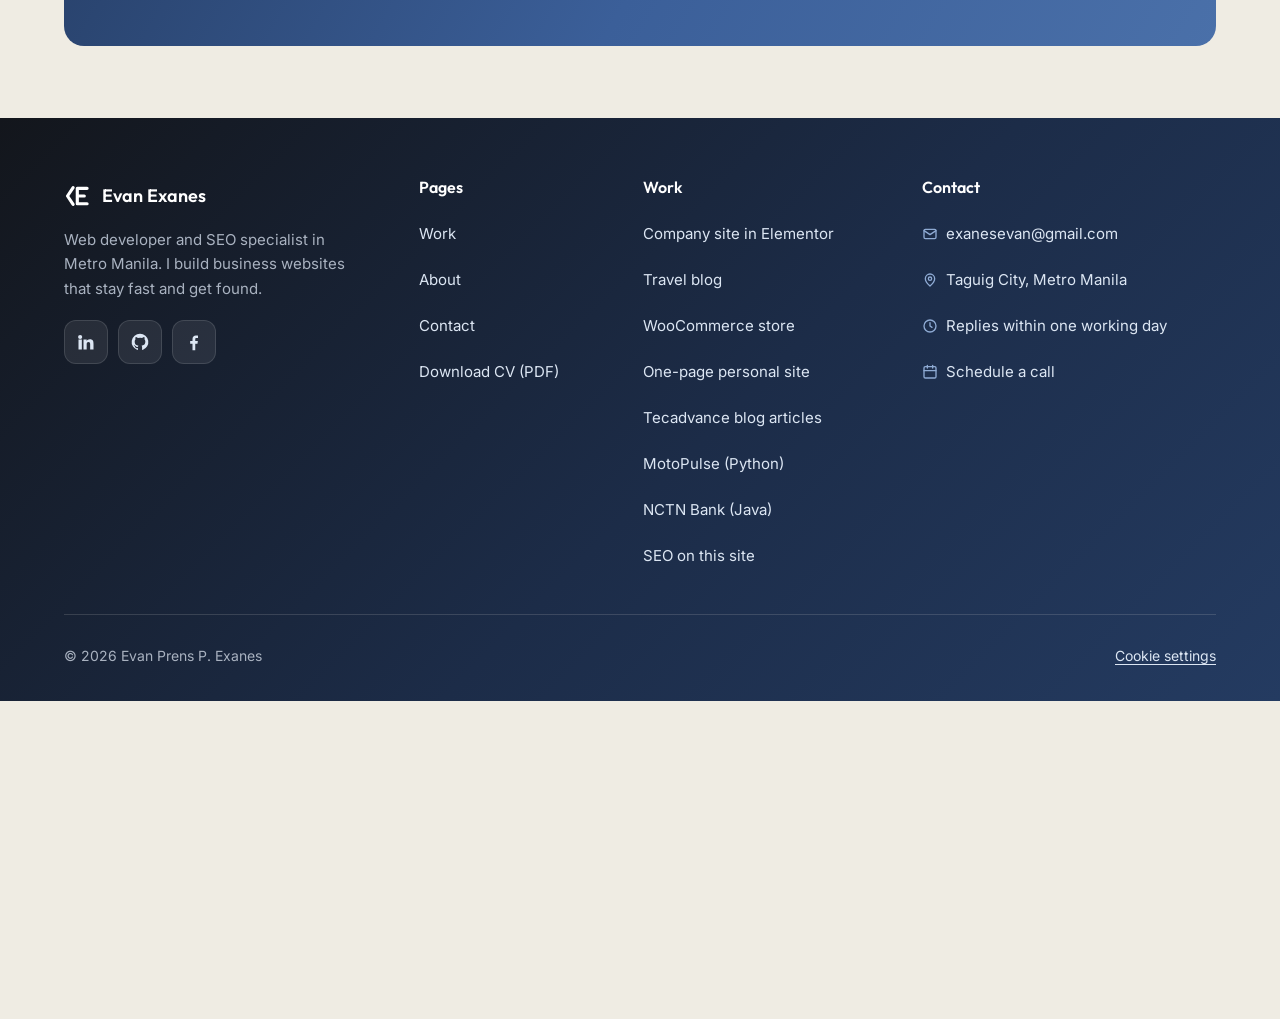
<file: 11-case-study-seo.html>
<!DOCTYPE html>
<!--
Program name: 11-case-study-seo.html
Description: Case study page on the SEO work for this site: what changed and what
   the measurements did and did not show.
Author: Exanes, Evan Prens
Date Compiled: 09/28/2026
======================================================================
Date           Description                      Programmer name
======================================================================
09/28/2026     Initial Implementation           EPPE
11/09/2026     Added file header                EPPE
11/09/2026     Added section comments           EPPE
======================================================================
-->
<html lang="en">
<head>
<meta charset="UTF-8">
<meta name="viewport" content="width=device-width, initial-scale=1.0">
<title>Case study: SEO on this site — Evan Exanes</title>
<meta name="description" content="What I changed to make this portfolio findable, and what the measurements did and did not show: canonical tags, a sitemap, structured data and Lighthouse runs on the live site.">
<link rel="canonical" href="https://evanexanes.github.io/11-case-study-seo.html">
<meta property="og:type" content="website">
<meta property="og:site_name" content="Evan Exanes">
<meta property="og:title" content="Case study: SEO on this site — Evan Exanes">
<meta property="og:description" content="What I changed to make this portfolio findable, and what the measurements did and did not show: canonical tags, a sitemap, structured data and Lighthouse runs on the live site.">
<meta property="og:url" content="https://evanexanes.github.io/11-case-study-seo.html">
<meta property="og:locale" content="en_PH">
<meta name="twitter:card" content="summary">
<link rel="preload" href="assets/fonts/inter-latin.woff2" as="font" type="font/woff2" crossorigin>
<link rel="preload" href="assets/fonts/outfit-latin.woff2" as="font" type="font/woff2" crossorigin>
<link rel="stylesheet" href="styles.css">
<link rel="icon" href="assets/favicon.svg" type="image/svg+xml">
<!-- Theme before first paint, so a dark-theme visitor never sees a light flash.
     Order: stored choice, then ?theme=dark|light (used to capture frames),
     then the system preference. Storage can throw (private mode) — ignored. -->
<script>
(function () {
  var t = null;
  try { t = localStorage.getItem('theme'); } catch (e) {}
  var q = /[?&]theme=(dark|light)\b/.exec(location.search);
  if (q) { t = q[1]; }
  if (t !== 'dark' && t !== 'light') {
    t = window.matchMedia && matchMedia('(prefers-color-scheme: dark)').matches ? 'dark' : 'light';
  }
  document.documentElement.setAttribute('data-theme', t);
})();
</script>
</head>
<body>

<a class="skip-link" href="#main">Skip to main content</a>

<!-- Site header: logo, the three main links, the theme switch and the hamburger button used on phones. -->
<header class="site-header">
  <div class="container header-inner">
    <a class="wordmark" href="index.html" aria-label="Evan Exanes, Web developer · SEO — home">
      <svg class="logo-mark" viewBox="0 0 40 40" aria-hidden="true" focusable="false">
        <defs>
          <linearGradient id="logo-grad-light" x1="0" y1="0" x2="1" y2="1"><stop offset="0" stop-color="#243B61"/><stop offset="1" stop-color="#4A70A9"/></linearGradient>
          <linearGradient id="logo-grad-dark" x1="0" y1="0" x2="1" y2="1"><stop offset="0" stop-color="#8FABD4"/><stop offset="1" stop-color="#DCE6F3"/></linearGradient>
        </defs>
        <path d="M13 8 L5 20 L13 32"/><path d="M19 9h14M19 20h10M19 31h14M19 9v22"/>
      </svg>
      <span class="wordmark-text"><span class="wordmark-name">Evan Exanes</span><span class="wordmark-sub">Web developer · SEO</span></span>
    </a>

    <!-- Main navigation for wide screens. -->
    <nav class="site-nav" aria-label="Main">
      <a href="index.html#work" aria-current="true">Work</a>
      <a href="06-about.html">About</a>
      <a href="07-contact.html">Contact</a>
    </nav>

    <div class="header-cta">
      <button class="theme-toggle" type="button" data-theme-toggle aria-pressed="false" aria-label="Dark theme">
        <svg class="icon-moon" viewBox="0 0 24 24" fill="none" stroke="currentColor" stroke-width="2" stroke-linecap="round" stroke-linejoin="round" aria-hidden="true" focusable="false"><path d="M21 12.8A9 9 0 1 1 11.2 3a7 7 0 0 0 9.8 9.8z"/></svg>
        <svg class="icon-sun" viewBox="0 0 24 24" fill="none" stroke="currentColor" stroke-width="2" stroke-linecap="round" stroke-linejoin="round" aria-hidden="true" focusable="false"><circle cx="12" cy="12" r="4"/><path d="M12 2v2M12 20v2M4.9 4.9l1.4 1.4M17.7 17.7l1.4 1.4M2 12h2M20 12h2M4.9 19.1l1.4-1.4M17.7 6.3l1.4-1.4"/></svg>
      </button>
      <a class="btn btn-primary" href="https://cal.com/evan-exanes/30min" target="_blank" rel="noopener noreferrer" data-cal-link="evan-exanes/30min" data-cal-namespace="30min" data-cal-config='{"layout":"month_view"}'><svg viewBox="0 0 24 24" fill="none" stroke="currentColor" stroke-width="2" stroke-linecap="round" stroke-linejoin="round" aria-hidden="true" focusable="false"><rect x="3" y="4" width="18" height="17" rx="2"/><path d="M16 2v4M8 2v4M3 10h18"/></svg>Schedule a call<span class="visually-hidden"> (opens a booking calendar in a pop-up or a new tab)</span></a>
    </div>

    <button class="nav-toggle" id="nav-toggle" type="button" aria-expanded="false" aria-controls="site-drawer" aria-label="Open menu">
      <span class="bar"></span><span class="bar"></span><span class="bar"></span>
    </button>
  </div>
</header>
<!-- Phone menu: a dimmed backdrop and the drawer. script.js opens and closes both. -->
<div class="drawer-shade" id="drawer-shade" hidden></div>
<div class="site-drawer" id="site-drawer" role="dialog" aria-modal="true" aria-label="Menu" hidden>
  <div class="drawer-top">
    <a class="wordmark drawer-wordmark" href="index.html" aria-label="Evan Exanes, Web developer · SEO — home"><svg class="logo-mark" viewBox="0 0 40 40" aria-hidden="true" focusable="false"><path d="M13 8 L5 20 L13 32"/><path d="M19 9h14M19 20h10M19 31h14M19 9v22"/></svg><span class="wordmark-text"><span class="wordmark-name">Evan Exanes</span><span class="wordmark-sub">Web developer · SEO</span></span></a>
    <button class="drawer-close" type="button" aria-label="Close menu" data-drawer-close><svg viewBox="0 0 24 24" fill="none" stroke="currentColor" stroke-width="2" stroke-linecap="round" aria-hidden="true" focusable="false"><path d="M6 6l12 12M18 6L6 18"/></svg></button>
  </div>
  <nav class="drawer-nav" aria-label="Main">
    <a href="index.html#work" aria-current="true">Work</a>
    <a href="06-about.html">About</a>
    <a href="07-contact.html">Contact</a>
  </nav>
  <div class="drawer-actions">
    <a class="btn btn-light" href="https://cal.com/evan-exanes/30min" target="_blank" rel="noopener noreferrer" data-cal-link="evan-exanes/30min" data-cal-namespace="30min" data-cal-config='{"layout":"month_view"}'><svg viewBox="0 0 24 24" fill="none" stroke="currentColor" stroke-width="2" stroke-linecap="round" stroke-linejoin="round" aria-hidden="true" focusable="false"><rect x="3" y="4" width="18" height="17" rx="2"/><path d="M16 2v4M8 2v4M3 10h18"/></svg>Schedule a call<span class="visually-hidden"> (opens a booking calendar in a pop-up or a new tab)</span></a>
    <a class="btn btn-outline-light" href="assets/Evan_Exanes_CV.pdf" download="Evan_Exanes_CV.pdf"><svg viewBox="0 0 24 24" fill="none" stroke="currentColor" stroke-width="2" stroke-linecap="round" stroke-linejoin="round" aria-hidden="true" focusable="false"><path d="M12 4v11M7 10l5 5 5-5M5 20h14"/></svg>Download CV (PDF)</a>
  </div>
  <button class="drawer-theme" type="button" data-theme-toggle aria-pressed="false"><span>Dark theme</span><span class="drawer-switch" aria-hidden="true"></span></button>
</div>
<!-- /site-drawer -->

<!-- Main content. The skip link at the top of the page jumps here. -->
<main id="main">

  <!-- Depth 2, exactly as the chart specifies: Home › Work › this case study. -->
  <div class="container">
    <nav class="breadcrumb" aria-label="Breadcrumb">
      <a href="index.html">Home</a> <span aria-hidden="true">›</span>
      <a href="index.html#work">Work</a> <span aria-hidden="true">›</span>
      <span aria-current="page">Case study: SEO on this site</span>
    </nav>
  </div>

  <!-- Case study heading: title, summary and the live-site and source links. -->
  <section class="case-header">
    <div class="container">
      <h1 class="case-title">What I did to make this site findable, and what the numbers could not show</h1>
      <p class="case-lede">
        This portfolio is my own test site for technical SEO. After the first build went live I added canonical tags, social-sharing tags, a sitemap, a robots file and more structured data, then measured the live pages with Lighthouse. The measurements are below, including the part where the tool could not see the work.
      </p>

      <div class="case-links">
        <a class="btn btn-primary" href="index.html">See the structured data on Home</a>
        <a class="btn btn-secondary" href="https://github.com/evanexanes/evanexanes.github.io" target="_blank" rel="noopener noreferrer">View on GitHub<span class="visually-hidden"> (opens in a new tab)</span></a>
      </div>

      <dl class="case-facts">
        <div>
          <dt>Role</dt>
          <dd>Solo: planning, build and measurement</dd>
        </div>
        <div>
          <dt>Timeline</dt>
          <dd>Added 28 September 2026, measured 5 October 2026</dd>
        </div>
        <div>
          <dt>Stack</dt>
          <dd>JSON-LD · Open Graph · XML sitemap · Lighthouse 12</dd>
        </div>
      </dl>
    </div>
  </section>

  <!-- Case study body: the problem, the work, the outcome and what I would change. -->
  <section class="section">
    <div class="container">
      <!-- Relationship diagram: drawn in HTML and CSS from the numbers already stated in the text
           below. It is not a screenshot, so no client site, brand or repository is shown. -->
      <figure class="case-visual case-diagram">
        <div class="cd-grid"><div class="cd-side"><p class="cd-label">First build, 7 pages</p><ul class="cd-nodes"><li class="cd-node">No canonical tags</li><li class="cd-node">No Open Graph tags</li><li class="cd-node">No sitemap or robots file</li><li class="cd-node">2 JSON-LD blocks</li></ul></div><div class="cd-link"><span class="cd-link-label">became</span></div><div class="cd-hub"><p class="cd-hub-title">The build on 5 October</p><p class="cd-hub-detail">Counted across every page of the site</p><ul class="cd-chips"><li>Canonical 8 of 8</li><li>Open Graph 8 of 8</li><li>Sitemap + robots.txt</li><li>4 JSON-LD blocks</li></ul></div></div>
        <figcaption>Tags counted in the first build and in the build live on 5 October.</figcaption>
      </figure>

      <div class="prose">
        <h2>The problem</h2>
        <p>
          A new site has no history for a search engine to trust, so the page itself has to say
          what it is. My first build looked right and scored well, but when I counted, none of its
          seven pages said which address was the real one, none had a sharing preview, and there
          was no sitemap or robots file at all.
        </p>

        <h2>What I changed</h2>
        <ul>
          <li>
            <strong>A canonical tag and Open Graph tags on every page.</strong> Each page now
            names its own address and carries a title, description and preview for when someone
            shares it.
          </li>
          <li>
            <strong>A sitemap and a robots file.</strong> The sitemap lists only pages that exist,
            and the build fails if one points at a missing file.
          </li>
          <li>
            <strong>More structured data.</strong> JSON-LD went from 2 blocks to 4: the Person
            block gained an <code>@id</code> and a URL, Home gained a WebSite block and About
            gained a ProfilePage block.
          </li>
          <li>
            <strong>The four practice sites kept out of search.</strong> The demo sites that sit
            under this one carry a noindex tag on every page (159 pages), so they cannot compete
            with the portfolio. The tag, not a blocked path, because a crawler has to read a page
            to see it.
          </li>
          <li>
            <strong>Checks that fail the build.</strong> A missing canonical, a JSON-LD block that
            does not parse, or a sitemap entry with no file stops the publish step.
          </li>
        </ul>

        <h2>What the measurements showed</h2>
        <p>
          I ran Lighthouse 12 on the live pages on 5 October, and compared the first build with
          the current one on my own computer, with the same settings and the median of three runs.
          Every live page scored 99 or 100 in all four categories. On a simulated slow phone connection, the largest
          element on Home appeared in 1.8 seconds, and the page transferred 115 KB.
        </p>
        <p>
          Two things went wrong on the way, and I kept both in the record. The accessibility score
          of one page was 96 because links were told apart from text by colour alone; underlining
          them brought it to 100. And my first draft of this page said every page scores 100. The
          live re-run showed one page at 99 on mobile, so I corrected the claim before
          publishing.
        </p>
        <p>
          Speed did not improve. The comparison shows mobile performance at 99 for the first build
          and 98 now, because the site gained code and tags. So the accurate word is held, not improved.
        </p>

        <h2>What the tool could not show</h2>
        <p>
          Lighthouse gave the SEO category 100 both before and after, so the score cannot show any
          of this work. That is why I counted the tags instead. On 7 October, Google's
          <code>site:</code> search listed 2 pages of the site (Home and About) and no case study
          yet, while Bing listed about 50 results. I resubmitted the sitemap to Search Console.
          There is no field data from real visitors, because a site this new has none, so I make
          no claim about rankings or traffic.
        </p>

        <h2>What I would do differently</h2>
        <p>
          I would add the canonical tags, sitemap and structured data in the first build, since
          they cost almost nothing when the pages are being written and they took a second pass
          to add. I would run Lighthouse on a real phone and on Chrome, not only on an emulated
          one in Edge. And I would measure the pages that I only ran once more than once, because
          I do not know how much those scores move from run to run.
        </p>
      </div>
    </div>
  </section>

  <div class="container">
    <!-- Links to the previous and next case study. -->
    <nav class="case-nav" aria-label="Case study navigation">
      <a class="btn btn-secondary" href="index.html#work">← All work</a>
      <a class="btn btn-secondary" href="02-case-study-corporate.html">Next: Corporate website →</a>
    </nav>
  </div>


  <!-- Closing card: a prompt to get in touch. -->
  <section class="closing-cta" aria-labelledby="closing-cta-title">
    <div class="container">
      <div class="cta-card">
        <h2 class="cta-title" id="closing-cta-title">Want to talk about what I can build now?</h2>
        <p class="cta-body">Book a 30-minute call. Tell me what the site needs, and I'll tell you honestly whether I'm the right person for it.</p>
        <div class="cta-actions">
          <a class="btn btn-light" href="https://cal.com/evan-exanes/30min" target="_blank" rel="noopener noreferrer" data-cal-link="evan-exanes/30min" data-cal-namespace="30min" data-cal-config='{"layout":"month_view"}'><svg viewBox="0 0 24 24" fill="none" stroke="currentColor" stroke-width="2" stroke-linecap="round" stroke-linejoin="round" aria-hidden="true" focusable="false"><rect x="3" y="4" width="18" height="17" rx="2"/><path d="M16 2v4M8 2v4M3 10h18"/></svg>Schedule a call<span class="visually-hidden"> (opens a booking calendar in a pop-up or a new tab)</span></a>
          <a class="btn btn-outline-light" href="mailto:exanesevan@gmail.com">Email me</a>
        </div>
        <p class="cta-fine">Free, 30 minutes on Cal.com. Replies to email within one working day.</p>
      </div>
    </div>
  </section>

</main>

<!-- Site footer: page links, work links and contact details. -->
<footer class="site-footer">
  <div class="container">
    <div class="footer-columns">
      <div class="footer-about">
        <a class="footer-brand" href="index.html" aria-label="Evan Exanes — home">
          <svg class="logo-mark" viewBox="0 0 40 40" aria-hidden="true" focusable="false"><path d="M13 8 L5 20 L13 32"/><path d="M19 9h14M19 20h10M19 31h14M19 9v22"/></svg>
          <span>Evan Exanes</span>
        </a>
        <p class="footer-blurb">Web developer and SEO specialist in Metro Manila. I build business websites that stay fast and get found.</p>
        <ul class="social-list" aria-label="Social profiles">
          <li><a class="social-link" href="https://www.linkedin.com/in/evan-prens-exanes-409434378/" target="_blank" rel="noopener noreferrer" aria-label="LinkedIn (opens in a new tab)" title="LinkedIn"><svg viewBox="0 0 24 24" aria-hidden="true" focusable="false"><path fill="currentColor" d="M4.98 3.5a2.5 2.5 0 1 1 0 5 2.5 2.5 0 0 1 0-5zM3 9h4v12H3zM9 9h3.8v1.7h.05c.53-1 1.83-2.05 3.77-2.05C20.6 8.65 21 11.2 21 14.5V21h-4v-5.8c0-1.4 0-3.2-1.95-3.2S12.8 13.5 12.8 15.1V21H9z"/></svg></a></li>
          <li><a class="social-link" href="https://github.com/evanexanes" target="_blank" rel="noopener noreferrer" aria-label="GitHub (opens in a new tab)" title="GitHub"><svg viewBox="0 0 24 24" aria-hidden="true" focusable="false"><path fill="currentColor" d="M12 2a10 10 0 0 0-3.16 19.49c.5.09.68-.22.68-.48v-1.7c-2.78.6-3.37-1.34-3.37-1.34-.45-1.16-1.1-1.47-1.1-1.47-.9-.62.07-.6.07-.6 1 .07 1.53 1.03 1.53 1.03.89 1.53 2.34 1.09 2.91.83.09-.65.35-1.09.63-1.34-2.22-.25-4.56-1.11-4.56-4.94 0-1.09.39-1.98 1.03-2.68-.1-.25-.45-1.27.1-2.64 0 0 .84-.27 2.75 1.02a9.5 9.5 0 0 1 5 0c1.91-1.29 2.75-1.02 2.75-1.02.55 1.37.2 2.39.1 2.64.64.7 1.03 1.59 1.03 2.68 0 3.84-2.34 4.69-4.57 4.93.36.31.68.92.68 1.85v2.74c0 .27.18.58.69.48A10 10 0 0 0 12 2z"/></svg></a></li>
          <li><a class="social-link" href="https://www.facebook.com/eekswiii" target="_blank" rel="noopener noreferrer" aria-label="Facebook (opens in a new tab)" title="Facebook"><svg viewBox="0 0 24 24" aria-hidden="true" focusable="false"><path fill="currentColor" d="M13.5 22v-8h2.7l.4-3.2h-3.1V8.8c0-.9.3-1.5 1.6-1.5h1.7V4.4c-.3 0-1.3-.1-2.5-.1-2.5 0-4.1 1.5-4.1 4.2v2.3H7.4V14h2.8v8z"/></svg></a></li>
        </ul>
      </div>
      <!-- Footer link lists. -->
      <nav class="footer-nav-lists" aria-label="Footer">
        <div>
          <h2 class="footer-heading">Pages</h2>
          <ul class="footer-links">
            <li><a href="index.html#work">Work</a></li>
            <li><a href="06-about.html">About</a></li>
            <li><a href="07-contact.html">Contact</a></li>
            <li><a href="assets/Evan_Exanes_CV.pdf" download="Evan_Exanes_CV.pdf">Download CV (PDF)</a></li>
          </ul>
        </div>
        <div>
          <h2 class="footer-heading">Work</h2>
          <ul class="footer-links" data-footer-work>
            <li><a href="02-case-study-corporate.html">Company site in Elementor</a></li>
            <li><a href="03-case-study-blog.html">Travel blog</a></li>
            <li><a href="04-case-study-ecommerce.html">WooCommerce store</a></li>
            <li><a href="05-case-study-personal.html">One-page personal site</a></li>
            <li><a href="08-case-study-tecadvance-blog.html">Tecadvance blog articles</a></li>
            <li><a href="09-case-study-motopulse.html">MotoPulse (Python)</a></li>
            <li><a href="10-case-study-nctn-bank.html">NCTN Bank (Java)</a></li>
            <li><a href="11-case-study-seo.html">SEO on this site</a></li>
          </ul>
        </div>
      </nav>
      <div>
        <h2 class="footer-heading">Contact</h2>
        <ul class="footer-links footer-contact">
          <li><a href="mailto:exanesevan@gmail.com"><svg viewBox="0 0 24 24" fill="none" stroke="currentColor" stroke-width="2" stroke-linecap="round" stroke-linejoin="round" aria-hidden="true" focusable="false"><rect x="3" y="5" width="18" height="14" rx="2"/><path d="M3 7l9 6 9-6"/></svg>exanesevan@gmail.com</a></li>
          <li><svg viewBox="0 0 24 24" fill="none" stroke="currentColor" stroke-width="2" stroke-linecap="round" stroke-linejoin="round" aria-hidden="true" focusable="false"><path d="M12 21s-7-6.2-7-11a7 7 0 0 1 14 0c0 4.8-7 11-7 11z"/><circle cx="12" cy="10" r="2.5"/></svg>Taguig City, Metro Manila</li>
          <li><svg viewBox="0 0 24 24" fill="none" stroke="currentColor" stroke-width="2" stroke-linecap="round" stroke-linejoin="round" aria-hidden="true" focusable="false"><circle cx="12" cy="12" r="9"/><path d="M12 7v5l3 2"/></svg>Replies within one working day</li>
          <li><a href="https://cal.com/evan-exanes/30min" target="_blank" rel="noopener noreferrer" data-cal-link="evan-exanes/30min" data-cal-namespace="30min" data-cal-config='{"layout":"month_view"}'><svg viewBox="0 0 24 24" fill="none" stroke="currentColor" stroke-width="2" stroke-linecap="round" stroke-linejoin="round" aria-hidden="true" focusable="false"><rect x="3" y="4" width="18" height="17" rx="2"/><path d="M16 2v4M8 2v4M3 10h18"/></svg>Schedule a call<span class="visually-hidden"> (opens a booking calendar in a pop-up or a new tab)</span></a></li>
        </ul>
      </div>
    </div>
    <div class="footer-bottom">
      <p class="footer-note">© 2026 Evan Prens P. Exanes</p>
      <button type="button" class="footer-consent" data-consent-open hidden>Cookie settings</button>
      <a class="footer-top" href="#main">Back to top <span aria-hidden="true">↑</span></a>
    </div>
  </div>
</footer>

<script src="script.js"></script>
</body>
</html>
</file>
<file: styles.css>
/*
Program name: styles.css
Description: Stylesheet for every portfolio page: light and dark themes, layout, the
   phone drawer, and the Quick answers and consent panels.
Author: Exanes, Evan Prens
Date Compiled: 09/28/2026
======================================================================
Date           Description                      Programmer name
======================================================================
09/28/2026     Initial Implementation           EPPE
11/09/2026     Added file header                EPPE
11/09/2026     Plain section comments           EPPE
======================================================================
*/

/*
   evanexanes.com, Final Prototype (2026-09-28)
   USERDES (IT-252) · Front-end built from IA chart v2 (peer-tested 2026-09-14)

   Palette tokens are the WCAG-AA verified set from the USERDES Mastery
   Reference. Contrast ratios below are against Bone (#EFECE3).
   The dark theme (2026-09-28) remaps the SAME tokens under
   :root[data-theme="dark"]. The brand denim #4A70A9 is unchanged in both.
   */

/* Fonts are served from this site (assets/fonts), so a visit never contacts Google. Both files are
   variable fonts: one file per script subset covers every weight the pages use. */
@font-face {
  font-family: 'Inter'; font-style: normal; font-weight: 400 600; font-display: swap;
  src: url(assets/fonts/inter-latin-ext.woff2) format('woff2');
  unicode-range: U+0100-02BA, U+02BD-02C5, U+02C7-02CC, U+02CE-02D7, U+02DD-02FF, U+0304, U+0308, U+0329, U+1D00-1DBF, U+1E00-1E9F, U+1EF2-1EFF, U+2020, U+20A0-20AB, U+20AD-20C0, U+2113, U+2C60-2C7F, U+A720-A7FF;
}
@font-face {
  font-family: 'Inter'; font-style: normal; font-weight: 400 600; font-display: swap;
  src: url(assets/fonts/inter-latin.woff2) format('woff2');
  unicode-range: U+0000-00FF, U+0131, U+0152-0153, U+02BB-02BC, U+02C6, U+02DA, U+02DC, U+0304, U+0308, U+0329, U+2000-206F, U+20AC, U+2122, U+2191, U+2193, U+2212, U+2215, U+FEFF, U+FFFD;
}
@font-face {
  font-family: 'Outfit'; font-style: normal; font-weight: 400 700; font-display: swap;
  src: url(assets/fonts/outfit-latin-ext.woff2) format('woff2');
  unicode-range: U+0100-02BA, U+02BD-02C5, U+02C7-02CC, U+02CE-02D7, U+02DD-02FF, U+0304, U+0308, U+0329, U+1D00-1DBF, U+1E00-1E9F, U+1EF2-1EFF, U+2020, U+20A0-20AB, U+20AD-20C0, U+2113, U+2C60-2C7F, U+A720-A7FF;
}
@font-face {
  font-family: 'Outfit'; font-style: normal; font-weight: 400 700; font-display: swap;
  src: url(assets/fonts/outfit-latin.woff2) format('woff2');
  unicode-range: U+0000-00FF, U+0131, U+0152-0153, U+02BB-02BC, U+02C6, U+02DA, U+02DC, U+0304, U+0308, U+0329, U+2000-206F, U+20AC, U+2122, U+2191, U+2193, U+2212, U+2215, U+FEFF, U+FFFD;
}


:root {
  /* Surfaces */
  --bone:        #EFECE3;   /* page canvas                                   */
  --card:        #F7F5F0;   /* raised surface                                */
  --rule:        #D8D3C5;   /* decorative hairlines between sections.        */
                            /* Exempt from WCAG 1.4.11. They carry no        */
                            /* information and identify no control.           */
  --rule-strong: #B9B2A0;   /* emphasised decorative borders                 */
  --border-ui:   #827D70;   /* BOUNDARIES OF CONTROLS, inputs, secondary    */
                            /* buttons, the menu toggle. WCAG 1.4.11 requires */
                            /* 3:1 here: 3.47:1 on bone, 3.77:1 on card.     */

  /* Ink */
  --black:       #000000;   /* display headings, wordmark   17.78:1  AAA     */
  --ink:         #13161C;   /* body text                    15.34:1  AAA     */
  --slate:       #4A5260;   /* captions, metadata            6.67:1  AAA     */

  /* Accents */
  --denim-brand: #4A70A9;   /* THE BRAND DENIM. 4.25:1 on bone, legal for  */
                            /* large/display type, fills, borders and focus  */
                            /* rings (all need 3:1). NEVER body text.        */
  --denim:       #3B5F99;   /* the same denim darkened one step, so it can   */
                            /* carry text. Links, small copy.  5.42:1  AA    */
  --denim-dark:  #2F4C7C;   /* link hover                                    */
  --clay:        #9C4526;   /* trust signals, evidence       5.40:1  AA      */

  /* The five-colour Brand Identity System declared by every shipped USERDES
     artifact is #EFECE3 / #8FABD4 / #4A70A9 / #000000 / #FFFFFF. All five are
     live here: bone is the canvas, black the display ink, soft-blue the chip
     fill, denim-brand the structural blue, white the print ground.
     --emerald and --crimson are the affirmative and negative halves of the
     status pair, both in use on the contact form. */
  --emerald:     #2F6B4F;   /* affirmative states            5.33:1  AA      */
  --crimson:     #A32E2E;   /* negative states, invalid input 5.95:1 AA      */
  --soft-blue:   #8FABD4;   /* FILLS ONLY, 1.99:1, never text               */
  --paper:       #FFFFFF;   /* print surface, the brand white               */

  /* Theme-dependent surfaces (added with the dark theme)
     These were raw values or borrowed tokens before; they need their own
     names because they do NOT simply invert. The code window stays dark in
     both themes. */
  --header-bg:    rgba(239, 236, 227, 0.92);
  --code-bg:      #13161C;
  --code-fg:      #EFECE3;  /* 15.34:1 on code-bg                          */
  --code-key:     #8FABD4;  /*  7.72:1                                     */
  --code-comment: #B9B2A0;  /*  8.57:1                                     */
  --code-chrome:  #4A5260;  /* window-bar dots and divider (decorative)   */

  /* Type */
  --font-display: 'Outfit', ui-sans-serif, system-ui, -apple-system, 'Segoe UI', sans-serif;
  --font-body:    'Inter', ui-sans-serif, system-ui, -apple-system, 'Segoe UI', sans-serif;
  --font-mono:    ui-monospace, 'SF Mono', 'Cascadia Mono', 'Roboto Mono', Menlo, monospace;

  /* Rhythm */
  --gutter: 24px;
  --maxw: 1200px;
  --tap: 44px;              /* WCAG 2.1 minimum touch target                 */
  --radius: 12px;           /* buttons, inputs, icon buttons (was 2px)      */
  --radius-sm: 8px;         /* tags, chips, tooltips                        */
  --radius-lg: 16px;        /* cards, header, map, footer card              */

  --t-fast: 0.15s ease;

  /* Brand & interaction pass (2026-09-29)
     Denim depth: navy -> brand denim. White text passes AA on every stop
     (#243B61 11.21, #3B5F99 6.40, #4A70A9 5.02). Elements using a gradient also
     set background-color to the LIGHTEST stop, which is what capture.py audits. */
  --grad-brand:  linear-gradient(120deg, #243B61 0%, #3B5F99 55%, #4A70A9 100%);
  --grad-footer: linear-gradient(135deg, #13161C 0%, #1C2C48 55%, #243B61 100%);
  --shadow-xs:    0 1px 2px rgba(19, 22, 28, 0.05);
  --shadow-sm:    0 1px 3px rgba(19, 22, 28, 0.08), 0 1px 2px rgba(19, 22, 28, 0.04);
  --shadow-float: 0 6px 18px rgba(19, 22, 28, 0.06);
  --shadow-lift:  0 10px 24px rgba(19, 22, 28, 0.12);
  /* Motion: exit ~65% of enter, so hovering off feels responsive. */
  --ease-out: cubic-bezier(0.2, 0.7, 0.2, 1);
  --t-enter: 200ms var(--ease-out);
  --t-exit:  130ms ease;
}

/* Dark theme */
/* Same token names, new values. Ratios are against the dark canvas #12151B;
   every text pair also clears its bar on the dark card #1A1F28.
   The attribute is set before first paint by the inline script in <head>
   (stored choice → ?theme= → system preference), so there is no flash.
   Screen only: print always uses the light tokens. */
@media screen {
  :root[data-theme="dark"] {
    color-scheme: dark;       /* native scrollbars and form controls follow */

    --bone:        #12151B;   /* page canvas                                */
    --card:        #1A1F28;   /* raised surface                             */
    --rule:        #2A303B;   /* decorative hairlines (exempt, 1.4.11)      */
    --rule-strong: #3D4555;   /* emphasised decorative borders              */
    --border-ui:   #7A8496;   /* control boundaries      4.85:1 (card 4.38) */

    --black:       #FFFFFF;   /* display headings        18.28:1  AAA       */
    --ink:         #EFECE3;   /* body text, the brand bone  15.47:1  AAA   */
    --slate:       #A9B2C0;   /* captions, metadata       8.54:1  AAA       */

    /* --denim-brand stays #4A70A9: 3.64:1 here, 3.29:1 on card, still
       legal for fills, borders and focus rings (3:1). Still never text. */
    --denim:       #8FABD4;   /* links, the brand soft-blue  7.79:1  AAA   */
    --denim-dark:  #B4C8E6;   /* link hover              10.75:1  AAA       */
    --clay:        #E0906B;   /* trust signals, evidence  7.29:1  AAA       */
    --emerald:     #5FBF92;   /* affirmative states       8.14:1  AAA       */
    --crimson:     #F08A8A;   /* negative states          7.58:1  AAA       */

    --header-bg:    rgba(18, 21, 27, 0.92);
    --shadow-xs:    0 1px 2px rgba(0, 0, 0, 0.35);
    --shadow-sm:    0 1px 3px rgba(0, 0, 0, 0.40), 0 1px 2px rgba(0, 0, 0, 0.30);
    --shadow-float: 0 6px 18px rgba(0, 0, 0, 0.30);
    --shadow-lift:  0 10px 24px rgba(0, 0, 0, 0.35);
    --code-bg:      #0B0D11;
    --code-comment: #9AA3B2;  /* 7.64:1 on #0B0D11                          */
  }
}

*, *::before, *::after { box-sizing: border-box; margin: 0; padding: 0; }

/* scroll-padding-top: in-page anchors (#work, #faq) land below the floating
   header instead of under it (12 px float + 68 px bar + 20 px air). */
html { font-size: 16px; scroll-behavior: smooth; scroll-padding-top: 100px; }

body {
  background: var(--bone);
  color: var(--ink);
  font-family: var(--font-body);
  font-size: 1rem;
  line-height: 1.65;
  -webkit-font-smoothing: antialiased;
  text-rendering: optimizeLegibility;
}

a { color: var(--denim); text-decoration: none; }
a:hover { color: var(--denim-dark); text-decoration: underline; text-underline-offset: 3px; }

/* Focus is never removed, only restyled. */
a:focus-visible,
button:focus-visible,
input:focus-visible,
textarea:focus-visible,
select:focus-visible,
summary:focus-visible {
  outline: 3px solid var(--denim-brand);
  outline-offset: 2px;
  border-radius: var(--radius-sm);
}

img { max-width: 100%; display: block; }

/* Utilities */
.container { width: 100%; max-width: var(--maxw); margin-inline: auto; padding-inline: var(--gutter); }

.skip-link {
  position: absolute; left: -9999px; top: 0; z-index: 999;
  background: var(--black); color: var(--bone);
  padding: 14px 20px; font-weight: 600;
}
.skip-link:focus { left: 0; text-decoration: none; }

/* Off-screen text for assistive tech only. Used to announce that a link opens
   in a new tab (WCAG 3.2.5). The ' \2197' marker in .ext is visual only. */
.visually-hidden {
  position: absolute; width: 1px; height: 1px;
  margin: -1px; padding: 0; border: 0;
  clip-path: inset(50%); overflow: hidden; white-space: nowrap;
}

/* Header */
/* Pass 2 (2026-09-29): the header CTA is Schedule a call; Download CV lives in the Home hero, the drawer, the footer and About. Three menu items only:
   "Proof" was removed by the peer test, and the old Contact header link
   was dropped because Contact is already a menu item. */
/* Floating header (2026-09-29). The sticky element is a transparent strip whose
   12 px top padding is the "float"; the visible bar is .header-inner, inset from
   the container edges with a 16 px radius. Scrolled (JS adds .is-scrolled via an
   IntersectionObserver in script.js), the bar takes the denim gradient: a
   ::before layer fades in over a solid #4A70A9 (the lightest stop, which is what
   the contrast audit measures). */
.site-header {
  position: sticky; top: 0; z-index: 100;
  padding-top: 12px;
  pointer-events: none;       /* the transparent strip and the sides must not swallow clicks... */
}
.header-inner {
  position: relative; isolation: isolate;
  pointer-events: auto;       /* ...only the bar (and its open menu) takes them */
  display: flex; align-items: center; justify-content: space-between;
  gap: 24px; min-height: 68px;
  width: calc(100% - 2 * var(--gutter));
  max-width: calc(var(--maxw) - 2 * var(--gutter));
  padding-inline: 18px 12px;
  background-color: var(--header-bg);
  backdrop-filter: blur(10px);
  border: 1px solid var(--rule);
  border-radius: var(--radius-lg);
  box-shadow: var(--shadow-float);
  transition: background-color var(--t-enter), border-color var(--t-enter), box-shadow var(--t-enter);
}
.header-inner::before {
  content: ''; position: absolute; inset: -1px; z-index: -1;
  border-radius: inherit;
  background-color: #4A70A9; background-image: var(--grad-brand);
  opacity: 0; transition: opacity var(--t-enter);
}

/* Logo: the <E mark + name + subline. The link's accessible name starts with
   the visible name (WCAG 2.5.3); the SVG is decorative. */
.wordmark {
  display: inline-flex; align-items: center; gap: 10px;
  min-height: var(--tap); flex: 0 0 auto;
  color: var(--black);
}
.wordmark:hover { color: var(--black); text-decoration: none; }
.logo-mark {
  width: 30px; height: 30px; flex: none;
  fill: none; stroke: url(#logo-grad-light); stroke-width: 4.5;
  stroke-linecap: round; stroke-linejoin: round;
  transition: transform var(--t-exit);
}
:root[data-theme="dark"] .logo-mark { stroke: url(#logo-grad-dark); }
.wordmark-text { display: flex; flex-direction: column; line-height: 1; }
.wordmark-name {
  font-family: var(--font-display);
  font-size: 1.125rem; font-weight: 600; letter-spacing: -0.01em;
  white-space: nowrap;        /* the name is one unit; never break it */
}
.wordmark-sub {
  margin-top: 4px; padding-top: 3px; border-top: 1px solid currentColor;
  font-family: var(--font-body); font-size: 0.75rem; font-weight: 500;
  letter-spacing: 0; white-space: nowrap;
  color: var(--slate);        /* 6.67:1 light, 8.54:1 dark */
}

.site-nav { display: flex; align-items: center; gap: 4px; }
.site-nav a {
  color: var(--ink);
  font-size: 0.9375rem; font-weight: 500;
  padding: 0 16px;
  min-height: var(--tap);
  display: inline-flex; align-items: center;
  border-bottom: 2px solid transparent;
  transition: border-color var(--t-fast), color var(--t-fast);
}
.site-nav a:hover { color: var(--black); text-decoration: none; border-bottom-color: var(--rule-strong); }
.site-nav a[aria-current] { color: var(--black); font-weight: 600; border-bottom-color: var(--denim); }

.header-cta { display: flex; align-items: center; gap: 12px; }

/* Theme switch. A utility control, not an IA item. The menu is still three
   links. aria-pressed carries the state; the icon shows the theme a press
   will switch TO (moon in light, sun in dark), the same convention as the
   reference theme. 44 x 44 px target. */
.theme-toggle {
  width: var(--tap); height: var(--tap); flex: none;
  display: inline-flex; align-items: center; justify-content: center;
  background: none; color: var(--ink);
  border: 1px solid var(--border-ui); border-radius: var(--radius);
  cursor: pointer;
  transition: background-color var(--t-exit), border-color var(--t-exit), color var(--t-exit);
}
.theme-toggle svg { width: 20px; height: 20px; transition: transform var(--t-exit); }
.theme-toggle .icon-sun { display: none; }
:root[data-theme="dark"] .theme-toggle .icon-sun { display: block; }
:root[data-theme="dark"] .theme-toggle .icon-moon { display: none; }

.nav-toggle {
  display: none; flex: none;              /* never squashed below the 44 px tap size */
  width: var(--tap); height: var(--tap);
  background: none; border: 1px solid var(--border-ui); border-radius: var(--radius);
  cursor: pointer; align-items: center; justify-content: center; flex-direction: column; gap: 5px;
}
.nav-toggle .bar { display: block; width: 20px; height: 2px; background: var(--ink); transition: transform var(--t-fast), opacity var(--t-fast); }
.nav-toggle[aria-expanded="true"] .bar:nth-child(1) { transform: translateY(7px) rotate(45deg); }
.nav-toggle[aria-expanded="true"] .bar:nth-child(2) { opacity: 0; }
.nav-toggle[aria-expanded="true"] .bar:nth-child(3) { transform: translateY(-7px) rotate(-45deg); }

/* Scrolled state: everything on the bar turns white on the gradient. */
.site-header.is-scrolled .header-inner {
  background-color: #4A70A9; border-color: transparent;
  box-shadow: 0 12px 28px rgba(19, 22, 28, 0.25);
}
.site-header.is-scrolled .header-inner::before { opacity: 1; }
.site-header.is-scrolled .wordmark,
.site-header.is-scrolled .wordmark:hover,
.site-header.is-scrolled .wordmark-sub,
.site-header.is-scrolled .site-nav a,
.site-header.is-scrolled .site-nav a:hover,
.site-header.is-scrolled .site-nav a[aria-current],
.site-header.is-scrolled .theme-toggle { color: #FFFFFF; }
.site-header.is-scrolled .logo-mark { stroke: #FFFFFF; }
.site-header.is-scrolled .site-nav a:hover { border-bottom-color: rgba(255, 255, 255, 0.6); }
.site-header.is-scrolled .site-nav a[aria-current] { border-bottom-color: #FFFFFF; }
.site-header.is-scrolled .theme-toggle,
.site-header.is-scrolled .nav-toggle { border-color: rgba(255, 255, 255, 0.7); }
.site-header.is-scrolled .nav-toggle .bar { background: #FFFFFF; }
.site-header.is-scrolled .header-cta .btn-primary { background: #FFFFFF; color: #243B61; box-shadow: none; }
/* Keyboard focus on the gradient: the global ring is #4A70A9, the gradient's own lightest
   stop (1.0:1), so it goes white here (5.02:1), as it does on the footer card. */
.site-header.is-scrolled :focus-visible { outline-color: #FFFFFF; }

/* Pass 2: at 1024 px and below the bar is the wordmark and the hamburger only; the links, the
   theme switch and Schedule a call move into the drawer. The wordmark text is never hidden:
   with two items in the bar it fits from 320 px (26 px mark + 10 + ~105 px name + 44 px toggle). */
@media (max-width: 1024px) {
  .site-nav, .header-cta { display: none; }
  .nav-toggle { display: flex; margin-left: auto; }
  .header-inner { gap: 12px; }
}

/* Drawer (D12). Fixed panel from the right over a shade. background-color is --grad-footer's
   lightest stop (#243B61), what capture.py audits: white 11.2:1, #8FABD4 4.8:1, #DCE6F3 8.9:1. */
html.drawer-open { overflow: hidden; scrollbar-gutter: stable; }   /* no layout shift with classic scrollbars */
.drawer-shade {
  position: fixed; inset: 0; z-index: 190;
  background: rgba(19, 22, 28, 0.5);
  opacity: 0; transition: opacity var(--t-enter);
}
.drawer-shade.is-open { opacity: 1; }
.site-drawer {
  position: fixed; top: 0; right: 0; bottom: 0; z-index: 200;
  width: min(84vw, 360px);
  display: flex; flex-direction: column; gap: 8px;
  padding: 14px 18px 20px;
  background-color: #243B61; background-image: var(--grad-footer);
  color: #FFFFFF; overflow-y: auto;
  transform: translateX(100%); transition: transform var(--t-enter);
}
.site-drawer.is-open { transform: none; }
.site-drawer[hidden], .drawer-shade[hidden] { display: none; }
.site-drawer :focus-visible { outline-color: #FFFFFF; }
.drawer-top { display: flex; align-items: center; justify-content: space-between; gap: 12px; margin-bottom: 12px; }
.site-drawer .wordmark, .site-drawer .wordmark:hover, .site-drawer .wordmark-sub { color: #FFFFFF; }
.site-drawer .logo-mark, :root[data-theme="dark"] .site-drawer .logo-mark { stroke: #FFFFFF; }
.drawer-close {
  width: var(--tap); height: var(--tap); flex: none;
  display: inline-flex; align-items: center; justify-content: center;
  background: none; color: #FFFFFF; cursor: pointer;
  border: 1px solid rgba(255, 255, 255, 0.55); border-radius: var(--radius);
}
.drawer-close svg { width: 20px; height: 20px; }
.drawer-nav { display: flex; flex-direction: column; }
.drawer-nav a {
  display: flex; align-items: center; min-height: 52px;
  font-family: var(--font-display); font-size: 1.125rem; font-weight: 600; color: #FFFFFF;
  border-bottom: 1px solid rgba(255, 255, 255, 0.12);
  border-left: 2px solid transparent;
}
.drawer-nav a:hover { color: #FFFFFF; text-decoration: none; }
.drawer-nav a[aria-current] { color: #8FABD4; border-left-color: #8FABD4; padding-left: 12px; }
.drawer-actions { display: grid; gap: 10px; margin-top: 20px; }
.drawer-actions .btn { justify-content: center; width: 100%; }
.drawer-actions .btn svg { width: 16px; height: 16px; }
.drawer-theme {
  margin-top: auto; min-height: var(--tap);
  display: flex; align-items: center; justify-content: space-between;
  padding: 14px 0 0; background: none; border: 0; border-top: 1px solid rgba(255, 255, 255, 0.12);
  color: #DCE6F3; font: inherit; font-size: 0.9375rem; cursor: pointer;
}
.drawer-switch {
  position: relative; width: 46px; height: 26px; border-radius: 13px;
  background: rgba(255, 255, 255, 0.22); transition: background-color var(--t-exit);
}
.drawer-switch::after {
  content: ''; position: absolute; left: 3px; top: 3px; width: 20px; height: 20px;
  border-radius: 50%; background: #FFFFFF; transition: transform var(--t-exit);
}
.drawer-theme[aria-pressed="true"] .drawer-switch { background: #4A70A9; }
.drawer-theme[aria-pressed="true"] .drawer-switch::after { transform: translateX(20px); }

@media (hover: hover) {
  .wordmark:hover .logo-mark { transform: translateX(-2px); transition: transform var(--t-enter); }
  .theme-toggle:hover {
    background-color: color-mix(in srgb, var(--soft-blue) 22%, transparent);
    border-color: var(--denim-brand); color: var(--black);
    transition-duration: 200ms; transition-timing-function: var(--ease-out);
  }
  .theme-toggle:hover .icon-moon { transform: rotate(-20deg); transition: transform var(--t-enter); }
  .theme-toggle:hover .icon-sun  { transform: rotate(45deg);  transition: transform var(--t-enter); }
  .site-header.is-scrolled .theme-toggle:hover { background-color: rgba(255, 255, 255, 0.14); border-color: #FFFFFF; color: #FFFFFF; }
}
.theme-toggle:focus-visible { background-color: color-mix(in srgb, var(--soft-blue) 22%, transparent); }

/* Button */
.btn {
  display: inline-flex; align-items: center; justify-content: center; gap: 8px;
  min-height: var(--tap); padding: 0 22px;
  font-family: var(--font-body); font-size: 0.9375rem; font-weight: 600;
  border: 1px solid transparent; border-radius: var(--radius);
  cursor: pointer; white-space: nowrap;
  transition: background-color var(--t-exit), color var(--t-exit), border-color var(--t-exit),
              transform var(--t-exit), box-shadow var(--t-exit);
}
.btn:hover { text-decoration: none; }
.btn:active { transform: translateY(1px); box-shadow: 0 1px 2px rgba(19, 22, 28, 0.1); }
/* Primary: the denim-depth gradient. background-color is the lightest stop
   (#4A70A9, 5.02:1 with white): what the audit measures. */
.btn-primary {
  background-color: #4A70A9; background-image: var(--grad-brand); color: #FFFFFF;
  box-shadow: 0 2px 6px rgba(36, 59, 97, 0.20), 0 1px 2px rgba(36, 59, 97, 0.12);
}
.btn-primary:hover { color: #FFFFFF; }
.btn-secondary {
  background: transparent; color: var(--denim); border: 1.5px solid var(--denim-brand);
  box-shadow: var(--shadow-xs);
}
.btn-secondary:active { box-shadow: none; }
.btn-secondary:hover {
  background-color: color-mix(in srgb, var(--soft-blue) 18%, transparent);
  color: var(--denim-dark); border-color: var(--denim-dark);
}
.btn-ghost { background: transparent; color: var(--denim); padding: 0 4px; }
.btn-ghost:hover { color: var(--denim-dark); text-decoration: underline; text-underline-offset: 3px; }

/* Hero */
/* IA v2: "Opens with a one-line intro." Built against the persona constraint
   of a 30–60 second first review: who, what, proof and CV above the fold. */
.hero { padding: 88px 0 72px; border-bottom: 1px solid var(--rule); }
.hero-role {
  font-family: var(--font-mono); font-size: 0.8125rem;
  letter-spacing: 0.1em; text-transform: uppercase; color: var(--clay);
  margin-bottom: 20px;
}
.hero-intro {
  font-family: var(--font-display);
  font-size: clamp(2rem, 4.4vw, 3.25rem);
  line-height: 1.12; letter-spacing: -0.025em; font-weight: 600;
  color: var(--black);
  max-width: 20ch;
  text-wrap: balance;
}
.hero-support {
  margin-top: 24px; max-width: 58ch;
  font-size: 1.0625rem; color: var(--slate);
}
.hero-actions { margin-top: 36px; display: flex; flex-wrap: wrap; gap: 12px; }

/* Fact card (D8): one raised card divided into cells, used for the Home facts and each case study's
   Role / Build size / Stack. Icons are CSS masks keyed to cell order, so the <dl> markup is
   unchanged; the tile is the ::before, the glyph the ::after. */
.hero-meta, .case-facts {
  display: grid; grid-template-columns: repeat(4, 1fr);
  margin-top: 56px;
  background: var(--card); border: 1px solid var(--rule);
  border-radius: var(--radius-lg); box-shadow: var(--shadow-float);
}
.case-facts { grid-template-columns: repeat(3, 1fr); margin-top: 32px; }
.hero-meta > div, .case-facts > div {
  position: relative;
  display: grid; grid-template-columns: 40px 1fr; column-gap: 14px; align-content: start;
  padding: 20px 22px; border-left: 1px solid var(--rule);
}
.hero-meta > div:first-child, .case-facts > div:first-child { border-left: 0; }
.hero-meta > div::before, .case-facts > div::before {
  content: ''; grid-row: 1 / span 2; width: 40px; height: 40px;
  border-radius: 10px; background: rgba(143, 171, 212, 0.28);
}
.hero-meta > div::after, .case-facts > div::after {
  content: ''; position: absolute; left: 32px; top: 30px; width: 20px; height: 20px;
  background: var(--denim-dark);
  -webkit-mask: var(--icon) center / contain no-repeat; mask: var(--icon) center / contain no-repeat;
}
.hero-meta dt, .case-facts dt { grid-column: 2; font-size: 0.8125rem; font-weight: 500; color: var(--slate); }
.hero-meta dd, .case-facts dd { grid-column: 2; margin-top: 2px; font-size: 0.98rem; line-height: 1.4; font-weight: 600; color: var(--ink); }
.hero-meta > div:nth-child(1) { --icon: url("data:image/svg+xml,%3Csvg xmlns='http://www.w3.org/2000/svg' viewBox='0 0 24 24' fill='none' stroke='black' stroke-width='2' stroke-linecap='round' stroke-linejoin='round'%3E%3Cpath d='M12 21s-7-6.2-7-11a7 7 0 0 1 14 0c0 4.8-7 11-7 11z'/%3E%3Ccircle cx='12' cy='10' r='2.5'/%3E%3C/svg%3E"); }
.hero-meta > div:nth-child(2) { --icon: url("data:image/svg+xml,%3Csvg xmlns='http://www.w3.org/2000/svg' viewBox='0 0 24 24' fill='none' stroke='black' stroke-width='2' stroke-linecap='round' stroke-linejoin='round'%3E%3Cpath d='M8 7l-5 5 5 5M16 7l5 5-5 5'/%3E%3C/svg%3E"); }
.hero-meta > div:nth-child(3) { --icon: url("data:image/svg+xml,%3Csvg xmlns='http://www.w3.org/2000/svg' viewBox='0 0 24 24' fill='none' stroke='black' stroke-width='2' stroke-linecap='round' stroke-linejoin='round'%3E%3Ccircle cx='11' cy='11' r='6.5'/%3E%3Cpath d='M20 20l-4.2-4.2'/%3E%3C/svg%3E"); }
.hero-meta > div:nth-child(4) { --icon: url("data:image/svg+xml,%3Csvg xmlns='http://www.w3.org/2000/svg' viewBox='0 0 24 24' fill='none' stroke='black' stroke-width='2' stroke-linecap='round' stroke-linejoin='round'%3E%3Cpath d='M2 9l10-5 10 5-10 5z'/%3E%3Cpath d='M6 11v5c0 1.5 2.7 3 6 3s6-1.5 6-3v-5'/%3E%3C/svg%3E"); }
.case-facts > div:nth-child(1) { --icon: url("data:image/svg+xml,%3Csvg xmlns='http://www.w3.org/2000/svg' viewBox='0 0 24 24' fill='none' stroke='black' stroke-width='2' stroke-linecap='round' stroke-linejoin='round'%3E%3Ccircle cx='12' cy='8' r='4'/%3E%3Cpath d='M4 21c0-4 3.6-6.5 8-6.5s8 2.5 8 6.5'/%3E%3C/svg%3E"); }
.case-facts > div:nth-child(2) { --icon: url("data:image/svg+xml,%3Csvg xmlns='http://www.w3.org/2000/svg' viewBox='0 0 24 24' fill='none' stroke='black' stroke-width='2' stroke-linecap='round' stroke-linejoin='round'%3E%3Crect x='3' y='3' width='7' height='7' rx='1.5'/%3E%3Crect x='14' y='3' width='7' height='7' rx='1.5'/%3E%3Crect x='3' y='14' width='7' height='7' rx='1.5'/%3E%3Crect x='14' y='14' width='7' height='7' rx='1.5'/%3E%3C/svg%3E"); }
.case-facts > div:nth-child(3) { --icon: url("data:image/svg+xml,%3Csvg xmlns='http://www.w3.org/2000/svg' viewBox='0 0 24 24' fill='none' stroke='black' stroke-width='2' stroke-linecap='round' stroke-linejoin='round'%3E%3Cpath d='M12 3l9 5-9 5-9-5z'/%3E%3Cpath d='M3 13l9 5 9-5'/%3E%3C/svg%3E"); }

@media (max-width: 1024px) {
  .hero-meta { grid-template-columns: 1fr 1fr; }
  .hero-meta > div:nth-child(3) { border-left: 0; }
  .hero-meta > div:nth-child(n+3) { border-top: 1px solid var(--rule); }
}
@media (max-width: 600px) {
  .hero-meta, .case-facts { grid-template-columns: 1fr; margin-top: 36px; }
  .hero-meta > div, .case-facts > div { border-left: 0; }
  .hero-meta > div + div, .case-facts > div + div { border-top: 1px solid var(--rule); }
}


/* Wednesday revision R1: the hero's right half carries the proof of
   "and get found": an excerpt of the page's own Person JSON-LD.
   On ink: bone 15.34:1, soft-blue 7.72:1, rule-strong 8.57:1, all AAA.
   Soft-blue is text here only because the ground is ink, not bone. */
.hero-grid { display: grid; grid-template-columns: minmax(0, 1.15fr) minmax(0, 1fr); gap: 56px; align-items: center; }
.hero-proof { margin: 0; }
.code-window {
  background: var(--code-bg); border-radius: var(--radius);
  border: 1px solid var(--rule);          /* edges it on the dark canvas */
  border-top: 3px solid var(--denim-brand);
  overflow: hidden;
}
.code-bar { display: flex; gap: 6px; padding: 12px 16px; border-bottom: 1px solid var(--code-chrome); }
.code-bar span { width: 10px; height: 10px; border-radius: 50%; background: var(--code-chrome); }
/* macOS window controls: decorative (the bar is aria-hidden), same in both themes. */
.code-bar span:nth-child(1) { background: #FF5F57; }
.code-bar span:nth-child(2) { background: #FEBC2E; }
.code-bar span:nth-child(3) { background: #28C840; }
.code-window pre {
  margin: 0; padding: 18px 20px 22px;
  font-family: var(--font-mono); font-size: 0.8125rem; line-height: 1.7;
  color: var(--code-fg); white-space: pre-wrap; overflow-wrap: anywhere;
}
.code-window .k { color: var(--code-key); }
.code-window .v { color: var(--code-fg); }
.code-window .c { color: var(--code-comment); }
.hero-proof figcaption { margin-top: 12px; font-size: 0.875rem; color: var(--slate); max-width: 48ch; }

/* Section */
.section { padding: 72px 0; border-bottom: 1px solid var(--rule); }
.section:last-of-type { border-bottom: none; }
.section-title {
  font-family: var(--font-display);
  font-size: clamp(1.5rem, 2.4vw, 2rem);
  line-height: 1.2; letter-spacing: -0.015em; font-weight: 600; color: var(--black);
}
.section-lede { margin-top: 14px; max-width: 62ch; color: var(--slate); }
.section-head { margin-bottom: 40px; }

/* Work / cards */
/* IA v2, Work branch: three case studies, "strongest project first".
   Live-site and code links are NOT here. After revision 2 of the peer test
   they live only inside each case study. The card links to the case study. */
.work-list { display: grid; gap: 0; border-top: 1px solid var(--rule); }
/* Sub-block under the case studies (first-year code): same rows, smaller lead-in. */
.work-sub { margin-top: 72px; margin-bottom: 24px; }
.work-sub .section-title { font-size: 1.5rem; }

.work-item {
  display: grid; grid-template-columns: 1fr auto;
  gap: 32px; align-items: start;
  position: relative;
  padding: 32px 0;
  border-radius: var(--radius-lg);
  padding-inline: 16px; margin-inline: -16px;   /* 16 = smallest gutter: no overflow at 360 */
  transition: background-color var(--t-exit), box-shadow var(--t-exit), transform var(--t-exit);
}
/* The row is a rounded card on hover/focus, so its divider is drawn inset by that same 16 px:
   a border-bottom would curl up at both ends and run 16 px wider than the list's top rule. */
.work-item::after {
  content: ''; position: absolute; inset-inline: 16px; bottom: 0; height: 1px;
  background: var(--rule); transition: opacity var(--t-exit);
}
.work-item:focus-within { background: var(--card); box-shadow: var(--shadow-lift); }
.work-item:focus-within::after { opacity: 0; }
.work-title {
  font-family: var(--font-display); font-size: 1.375rem; font-weight: 600;
  letter-spacing: -0.01em; color: var(--black); margin-bottom: 2px;
}
/* Padded to a 44 px tap target; the heading margin above is reduced by the
   same amount so the visual rhythm is unchanged. */
.work-title a { color: inherit; display: inline-block; padding: 8px 0; }
.work-title a:hover { color: var(--denim-dark); text-decoration: none; }
.work-summary { color: var(--slate); max-width: 60ch; }
.work-action { display: flex; align-items: center; min-height: var(--tap); padding-top: 4px; }

/* Stack tags: monospace chips, soft-blue fill with ink text (fill-only rule) */
.stack { display: flex; flex-wrap: wrap; gap: 8px; margin-top: 16px; list-style: none; }
.stack li {
  font-family: var(--font-mono); font-size: 0.75rem; letter-spacing: 0.02em;
  color: var(--ink);
  background: rgba(143, 171, 212, 0.28);                          /* fallback */
  background: color-mix(in srgb, var(--soft-blue) 28%, transparent);
  border: 1px solid rgba(74, 112, 169, 0.34);                     /* fallback */
  border-color: color-mix(in srgb, var(--denim-brand) 34%, transparent);
  padding: 4px 10px; border-radius: var(--radius-sm);
  box-shadow: var(--shadow-xs);
  transition: background-color var(--t-exit), border-color var(--t-exit), transform var(--t-exit), box-shadow var(--t-exit);
}

/* Testimonials */
/* A section of Home, not a menu item (IA v2 keeps three branches). Without script the
   slides stack as a list; script.js adds .is-enhanced and turns them into a carousel.
   No star ratings: one writer gave none, and a mixed set would break the identical format. */
.t-slide {
  margin: 0; padding: 32px 0; border-top: 1px solid var(--rule);
  display: grid; grid-template-columns: 240px minmax(0, 1fr);
  grid-template-areas: "photo mark" "photo quote" "photo who";
  align-content: center; column-gap: 64px; row-gap: 20px;
}
.t-slide:first-child { padding-top: 0; border-top: 0; }
.t-photo {
  grid-area: photo; display: block; align-self: center;
  width: 240px; height: 240px; border-radius: 50%; object-fit: cover; object-position: 50% 35%;
}
/* Decorative opening quote; the quote text itself carries no quotation marks on desktop. */
.t-mark {
  grid-area: mark; height: 56px;
  font-family: var(--font-display); font-weight: 600; font-size: 112px; line-height: 0.7;
  color: var(--denim-brand);
}
.t-quote { grid-area: quote; margin: 0; font-size: 1.375rem; line-height: 1.55; color: var(--ink); }
.t-quote p { margin: 0; }
.t-who { grid-area: who; display: flex; flex-direction: column; gap: 2px; }
.t-name { font-family: var(--font-display); font-weight: 600; font-size: 1.1875rem; line-height: 1.25; color: var(--black); }
.t-role { font-size: 0.9375rem; line-height: 1.4; color: var(--slate); }

.t-stage.is-enhanced {
  display: grid; align-items: center; column-gap: 20px; row-gap: 28px;
  grid-template-columns: 44px minmax(0, 1fr) 44px;
  grid-template-areas: "prev view next" ". count .";
}
.is-enhanced .t-prev { grid-area: prev; }
.is-enhanced .t-next { grid-area: next; }
.is-enhanced .t-viewport { grid-area: view; min-width: 0; overflow: hidden; touch-action: pan-y; }
.is-enhanced .t-track { display: flex; transition: transform 550ms var(--ease-out); }
.is-enhanced .t-slide {
  flex: 0 0 100%; padding: 16px 0; border-top: 0;
  opacity: 0; transition: opacity 400ms ease;
}
.is-enhanced .t-slide.is-active { opacity: 1; }
.is-enhanced .t-arrow {
  display: grid; place-items: center; width: 44px; height: 44px; padding: 0;
  border: 0; border-radius: var(--radius);
  background: var(--denim-brand); color: #FFFFFF; cursor: pointer;
  transition: filter var(--t-exit), transform var(--t-enter);
}
.is-enhanced .t-arrow:hover { filter: brightness(0.9); }
.is-enhanced .t-arrow:active { transform: scale(0.96); }
.is-enhanced .t-count {
  grid-area: count; justify-self: start; margin: 0;
  font-size: 0.9375rem; line-height: 1; color: var(--slate); font-variant-numeric: tabular-nums;
}

@media (max-width: 700px) {
  .t-slide {
    grid-template-columns: minmax(0, 1fr); grid-template-areas: "photo" "quote" "who";
    justify-items: start; column-gap: 0;
  }
  .t-photo { width: 96px; height: 96px; }
  .t-mark { display: none; }
  .t-quote { font-size: 1.125rem; }
  .t-quote p::before { content: '\201C'; }
  .t-quote p::after  { content: '\201D'; }
  .t-stage.is-enhanced {
    column-gap: 12px; row-gap: 20px;
    grid-template-areas: "view view view" "prev count next";
  }
  .is-enhanced .t-count { justify-self: center; }
}
@media (prefers-reduced-motion: reduce) {
  .is-enhanced .t-track, .is-enhanced .t-slide, .is-enhanced .t-arrow { transition: none; }
}

/* Case study */
.breadcrumb {
  font-family: var(--font-mono); font-size: 0.8125rem; color: var(--slate);
  padding: 8px 0 0; display: flex; flex-wrap: wrap; gap: 0; align-items: center;
}
/* Each crumb is its own target and gets the full 44 x 44 px. The padding
   supplies the spacing the flex gap used to, and the first crumb pulls left
   by its own padding so the row still starts flush with the container. */
.breadcrumb a {
  color: var(--denim);
  display: inline-flex; align-items: center; justify-content: center;
  min-height: var(--tap); min-width: var(--tap);
  padding: 0 9px;
}
.breadcrumb a:first-child { margin-left: -9px; }
.breadcrumb [aria-current="page"] { padding-left: 9px; }
.breadcrumb [aria-current="page"] { color: var(--ink); }

.case-header { padding: 32px 0 56px; border-bottom: 1px solid var(--rule); }
.case-title {
  font-family: var(--font-display);
  font-size: clamp(1.875rem, 3.6vw, 2.75rem);
  line-height: 1.15; letter-spacing: -0.022em; font-weight: 600; color: var(--black);
  max-width: 22ch; text-wrap: balance;
}
.case-lede { margin-top: 20px; max-width: 60ch; font-size: 1.0625rem; color: var(--slate); }

/* D9: the live site and the code sit right under the lede, as a plain button row. */
.case-links { margin-top: 28px; display: flex; flex-wrap: wrap; gap: 12px; }
.case-links .btn svg { width: 16px; height: 16px; flex: none; }


.case-visual { margin: 0 0 48px; }
/* Relationship diagram (D10): nodes -> labelled dashed connector -> hub. Every number in it is one the
   page text already states. The connector label is real text (it names the relationship). */
.case-diagram .cd-grid {
  display: grid; grid-template-columns: minmax(0, 1fr) 132px minmax(0, 1fr); align-items: center;
  background: var(--card); border: 1px solid var(--rule); border-radius: var(--radius-lg);
  box-shadow: var(--shadow-float); padding: clamp(18px, 3vw, 28px);
}
.case-diagram .cd-grid--3 { grid-template-columns: minmax(0, 1fr) 112px minmax(0, 1fr) 112px minmax(0, 1fr); }
.cd-label { font-family: var(--font-display); font-size: 0.9375rem; font-weight: 600; color: var(--slate); margin-bottom: 10px; }
.cd-nodes { list-style: none; display: grid; gap: 8px; }
.cd-node {
  padding: 9px 12px; font-size: 0.9375rem; font-weight: 500; color: var(--ink);
  background: var(--bone); border: 1px solid var(--border-ui); border-radius: var(--radius-sm);
}
.cd-node.is-hot { border: 2px solid var(--denim-brand); font-weight: 600; }
.cd-link { position: relative; align-self: center; height: 2px; margin: 0 10px;
  background: repeating-linear-gradient(90deg, var(--denim-brand) 0 6px, transparent 6px 11px); }
.cd-link::after {
  content: ''; position: absolute; right: -1px; top: -5px; width: 10px; height: 10px;
  border-top: 2px solid var(--denim-brand); border-right: 2px solid var(--denim-brand); transform: rotate(45deg);
}
.cd-link--rev::after { right: auto; left: -1px; transform: rotate(-135deg); }
.cd-link-label {
  position: absolute; left: 50%; bottom: 10px; transform: translateX(-50%);
  font-size: 0.8125rem; font-weight: 600; color: var(--denim); text-align: center; white-space: nowrap;
}
.cd-hub {
  background: var(--paper); border: 2px solid var(--denim-brand); border-radius: 14px;
  padding: 16px 18px; box-shadow: var(--shadow-lift);
}
:root[data-theme="dark"] .cd-hub { background: var(--bone); }
.cd-hub-title { font-family: var(--font-display); font-size: 1.125rem; font-weight: 600; color: var(--black); }
.cd-hub-detail { margin-top: 4px; font-size: 0.875rem; color: var(--slate); }
.cd-chips { list-style: none; display: flex; flex-wrap: wrap; gap: 6px; margin-top: 12px; }
.cd-chips li {
  padding: 3px 9px; font-size: 0.8125rem; font-weight: 500; color: var(--ink);
  background: var(--bone); border: 1px solid var(--rule-strong); border-radius: var(--radius-sm);
}
.case-visual figcaption { margin-top: 14px; max-width: 68ch; font-size: 0.875rem; color: var(--slate); }

@media (max-width: 768px) {
  .case-diagram .cd-grid, .case-diagram .cd-grid--3 { grid-template-columns: 1fr; gap: 0; }
  .cd-link { justify-self: center; width: 2px; height: 56px; margin: 8px 0;
    background: repeating-linear-gradient(180deg, var(--denim-brand) 0 6px, transparent 6px 11px); }
  .cd-link::after { right: auto; left: -5px; top: auto; bottom: -1px; transform: rotate(135deg); }
  .cd-link--rev::after { bottom: auto; top: -1px; transform: rotate(-45deg); }
  .cd-link-label { left: 16px; bottom: 50%; transform: translateY(50%); }
}

.prose { max-width: 68ch; }
.prose h2 {
  font-family: var(--font-display); font-size: 1.25rem; font-weight: 600;
  color: var(--black); margin-top: 40px; margin-bottom: 12px;
}
.prose h2:first-child { margin-top: 0; }
.prose-tight { margin-top: -8px; }
.prose p + p { margin-top: 16px; }
.prose ul { margin-top: 14px; padding-left: 22px; }
.prose li + li { margin-top: 8px; }

.case-nav {
  display: flex; flex-wrap: wrap; justify-content: space-between; gap: 16px;
  padding: 36px 0; border-top: 1px solid var(--rule);
}

/* About */
/* Addendum 1 (D14): the portrait sits beside the intro and the contact card overlaps its
   bottom edge. The card is the one raised element over the photo, so its shadow marks a
   real elevation. */
.about-intro { display: grid; grid-template-columns: minmax(0, 1.15fr) minmax(0, 0.85fr); gap: 56px; align-items: center; }
.about-portrait { width: 100%; max-width: 420px; justify-self: end; }
.portrait-img {
  display: block; width: 100%; height: auto; aspect-ratio: 4 / 5;
  object-fit: cover; object-position: 50% 20%;
  border-radius: var(--radius-lg); border: 1px solid var(--rule); background: var(--card);
}
.portrait-card {
  position: relative; margin: -56px 20px 0; padding: 16px 18px;
  background: var(--card); border: 1px solid var(--rule); border-radius: var(--radius-lg);
  box-shadow: var(--shadow-float);
}
.portrait-name { font-family: var(--font-display); font-weight: 600; font-size: 1rem; color: var(--black); }
.portrait-role { color: var(--slate); font-size: 0.875rem; margin-bottom: 12px; }
.portrait-actions { display: flex; flex-wrap: wrap; gap: 8px; }
.portrait-actions .btn { flex: 1 1 auto; justify-content: center; }
.portrait-actions .btn svg { width: 18px; height: 18px; flex: none; }

/* About stats (2026-10-09, option E): one card under the hero buttons, the same floating
   surface as the portrait card, so the two read as a pair. The number is the focal point and
   takes the display face. Each proof link stretches over its whole cell (::after), so the cell
   is the tap target; flex order puts the number on top while the <dt> stays first for screen
   readers. Under 600px the card stacks into rows: number left, label and link right. */
.about-stats {
  display: grid; grid-template-columns: repeat(3, minmax(0, 1fr));
  margin-top: 36px; background: var(--card); border: 1px solid var(--rule);
  border-radius: var(--radius-lg); box-shadow: var(--shadow-float);
}
.about-stat { position: relative; display: flex; flex-direction: column; gap: 6px; min-width: 0; padding: 22px 22px 20px; }
.about-stat + .about-stat { border-left: 1px solid var(--rule); }
.about-stat dt { order: 2; font-size: 0.875rem; font-weight: 500; line-height: 1.4; color: var(--ink); }
.about-stat .stat-value {
  order: 1; margin: 0; font-family: var(--font-display); font-weight: 700;
  font-size: clamp(2.25rem, 1.6rem + 2vw, 2.5rem); line-height: 1; letter-spacing: -0.02em;
  color: var(--black); font-variant-numeric: tabular-nums;
}
.about-stat .stat-proof { order: 3; margin: 8px 0 0; font-size: 0.8125rem; font-weight: 600; }
.stat-proof a { color: var(--denim); text-decoration: underline; text-underline-offset: 3px; }
.stat-proof a::after { content: ''; position: absolute; inset: 0; border-radius: var(--radius-lg); }
.about-stat:hover .stat-proof a { color: var(--denim-dark); text-decoration-thickness: 2px; }

/* Addendum 1 (D15): the skills ledger. Confidence is carried by type size, so the daily row
   is the one focal point and "Still learning" is quiet without being hidden. */
.ledger { border-top: 1px solid var(--rule); }
.ledger-row {
  display: grid; grid-template-columns: 200px minmax(0, 1fr); gap: 28px;
  padding: 24px 0; border-bottom: 1px solid var(--rule); align-items: baseline;
}
.ledger-row h3 { font-family: var(--font-body); font-size: 0.9375rem; font-weight: 600; color: var(--slate); }
.tools { list-style: none; display: flex; flex-wrap: wrap; }
/* Separators are drawn in CSS, with an empty alt so a screen reader still hears a plain list. */
.tools li:not(:last-child)::after { content: '/'; content: '/' / ''; padding-inline: 0.32em; color: var(--border-ui); }
.ledger-daily .tools {
  font-family: var(--font-display); font-weight: 600; line-height: 1.2; color: var(--black);
  font-size: clamp(1.5rem, 1rem + 2.2vw, 2.3rem);
}
.ledger-daily .tools li:not(:last-child)::after { color: var(--denim-brand); }
.ledger-search .tools { font-family: var(--font-display); font-weight: 600; font-size: 1.35rem; line-height: 1.4; color: var(--ink); }
.ledger-comfort .tools { font-weight: 500; font-size: 1.0625rem; line-height: 1.5; color: var(--ink); }
.ledger-learning .tools { font-size: 0.9375rem; line-height: 1.5; color: var(--slate); }
.ledger-note { margin-top: 8px; color: var(--slate); font-size: 0.9375rem; }
.ledger-prose { margin-top: 48px; max-width: 68ch; }
.ledger-prose h3 { font-family: var(--font-display); font-size: 1.25rem; font-weight: 600; color: var(--black); margin-bottom: 14px; }
.ledger-prose .prose-tight { margin-top: 0; }

/* Addendum 1 (D16): one row per school; the name is the largest text in the row. The logo
   tile stays white in both themes because the supplied logos are drawn for white. */
.edu-list { list-style: none; border-top: 1px solid var(--rule); }
.edu-row {
  display: grid; grid-template-columns: 200px 72px minmax(0, 1fr); gap: 28px; align-items: center;
  padding: 28px 0; border-bottom: 1px solid var(--rule);
}
.edu-when { color: var(--slate); font-size: 0.9375rem; font-weight: 500; }
.edu-logo {
  width: 72px; height: 72px; display: grid; place-items: center; overflow: hidden;
  background: #FFFFFF; border: 1px solid var(--rule); border-radius: var(--radius-lg);
  box-shadow: var(--shadow-float);
  transition: transform var(--t-exit), box-shadow var(--t-exit), border-color var(--t-exit);
}
.edu-logo img { width: 56px; height: 56px; object-fit: contain; }
.edu-school {
  font-family: var(--font-display); font-weight: 600; line-height: 1.15; color: var(--black);
  font-size: clamp(1.35rem, 1rem + 1.4vw, 2rem);
}
.edu-school a { color: inherit; text-decoration: underline; text-decoration-color: var(--rule); text-underline-offset: 4px; text-decoration-thickness: 2px; }
.edu-school a:hover { text-decoration-color: currentColor; }
.edu-degree { margin-top: 6px; color: var(--slate); }

/* Certificates (2026-10-09): MOVED here from "Proof" by peer-test revision 1. No hand-picked
   "featured" row any more: a key says what PDF and Verify mean, four subject tiles say what
   the 33 cover and jump into the list, and the list stays behind one disclosure. Verify is
   emerald because it is the affirmative "checked at the issuer" state; PDF stays ink. */
.cert-head {
  display: grid; grid-template-columns: minmax(0, 1fr) 360px; gap: 24px 56px; align-items: end;
  margin-bottom: 32px;
}
.cert-head .section-head { margin-bottom: 0; }
.cert-key {
  display: flex; flex-direction: column; gap: 10px; padding: 16px 18px;
  background: var(--card); border: 1px solid var(--rule); border-radius: var(--radius-lg);
  font-size: 0.875rem; color: var(--slate);
}
.cert-key > div { display: flex; gap: 12px; align-items: baseline; }
.cert-key dt { flex: none; width: 4.5rem; font-weight: 600; color: var(--ink); }
.cert-key dt.cert-key-verify { color: var(--emerald); }
.cert-key dd { margin: 0; }
.cert-topics { display: grid; grid-template-columns: repeat(4, minmax(0, 1fr)); gap: 16px; }
.cert-topic {
  display: flex; flex-direction: column; gap: 8px; padding: 20px;
  background: var(--card); border: 1px solid var(--rule); border-radius: var(--radius-lg);
  color: var(--ink); text-decoration: none; transition: border-color var(--t-fast);
}
.cert-topic:hover { border-color: var(--border-ui); }
.cert-topic-n {
  font-family: var(--font-display); font-size: 2.25rem; font-weight: 700; line-height: 1;
  letter-spacing: -0.02em; color: var(--black); font-variant-numeric: tabular-nums;
}
.cert-topic-name { font-weight: 600; line-height: 1.35; color: var(--denim); text-decoration: underline; text-underline-offset: 3px; }
.cert-topic:hover .cert-topic-name { color: var(--denim-dark); }
.cert-topic-covers { font-size: 0.8125rem; line-height: 1.45; color: var(--slate); }
.cert-groups { display: grid; grid-template-columns: repeat(2, minmax(0, 1fr)); gap: 28px 48px; padding: 8px 0 24px; }
.cert-col { display: flex; flex-direction: column; gap: 32px; min-width: 0; }
.cert-group h3 { font-family: var(--font-display); font-size: 1rem; font-weight: 600; color: var(--black); margin-bottom: 8px; }
.cert-count { margin-left: 6px; font-family: var(--font-body); font-size: 0.8125rem; font-weight: 400; color: var(--slate); }
.cert-group ul { list-style: none; }
/* Three columns per row: the name, PDF, then a fixed Verify column, so every PDF link lines
   up whether or not the row has a Verify link. */
.cert-group li {
  display: grid; grid-template-columns: minmax(0, 1fr) auto 5.25rem; gap: 0 8px; align-items: center;
  min-height: 52px; border-top: 1px solid var(--rule); font-size: 0.9rem;
}
.c-name { display: flex; flex-direction: column; gap: 2px; min-width: 0; padding: 6px 0; }
.c-title { color: var(--ink); }
.c-issuer { color: var(--slate); font-size: 0.8125rem; }
.c-pdf, .c-verify {
  display: inline-flex; align-items: center; min-height: var(--tap); padding: 0 8px;
  font-size: 0.8125rem; font-weight: 600; text-decoration: underline; text-underline-offset: 3px;
}
.c-pdf { color: var(--ink); }
.c-verify { color: var(--emerald); }
.c-pdf:hover, .c-verify:hover { text-decoration-thickness: 2px; }
.cert-assess { margin-top: 40px; }
.cert-assess h3 { font-family: var(--font-display); font-size: 1.125rem; font-weight: 600; color: var(--black); }
.cert-assess p { margin-top: 6px; font-size: 0.875rem; color: var(--slate); }
.cert-assess ul { list-style: none; display: grid; grid-template-columns: repeat(2, minmax(0, 1fr)); gap: 0 48px; margin-top: 12px; }
.cert-assess li {
  display: flex; flex-wrap: wrap; justify-content: space-between; gap: 2px 16px;
  padding: 14px 0; border-top: 1px solid var(--rule); font-size: 0.9rem;
}
.a-title { color: var(--ink); }
.a-meta { color: var(--slate); font-size: 0.8125rem; }

/* Wednesday revision R3: the rest of a long group, on request. Same
   glyph-not-colour state marker as the FAQ; summary clears the 44 px target. */
.cert-more { margin-top: 10px; border-top: 1px solid var(--rule); }
.cert-more > summary {
  list-style: none; cursor: pointer;
  min-height: var(--tap); display: flex; align-items: center; gap: 8px;
  font-size: 0.875rem; font-weight: 600; color: var(--denim);
}
.cert-more > summary::-webkit-details-marker { display: none; }
/* + / − drawn as two bars: the vertical bar collapses to 0 as it turns, so the
   state is still a change of SHAPE, not colour (WCAG 1.4.1). Clay 5.40:1. */
.cert-more > summary::before,
.faq-item > summary::after {
  content: ''; flex: none; width: 14px; height: 14px;
  background:
    linear-gradient(var(--clay), var(--clay)) center / 14px 2px no-repeat,
    linear-gradient(var(--clay), var(--clay)) center / 2px 14px no-repeat;
  transition: transform var(--t-enter), background-size var(--t-enter);
}
.cert-more[open] > summary::before,
.faq-item[open] > summary::after { transform: rotate(180deg); background-size: 14px 2px, 2px 0; }
/* The glyph grows on keyboard focus as it does on hover (the [open] rules are more specific,
   so an open item keeps its half turn). Cancelled under reduced motion below. */
.cert-more > summary:focus-visible::before,
.faq-item > summary:focus-visible::after { transform: scale(1.15); }
.cert-more[open] > summary:focus-visible::before,
.faq-item[open] > summary:focus-visible::after { transform: rotate(180deg) scale(1.15); }
.cert-more > summary:hover { color: var(--denim-dark); text-decoration: underline; text-underline-offset: 3px; }
.cert-more ul { padding-bottom: 4px; }
/* The "all 33" disclosure is a bordered card. Written after .cert-more so it wins the cascade. */
.cert-more.cert-all {
  margin-top: 24px; padding: 0 18px;
  background: var(--card); border: 1px solid var(--border-ui); border-radius: var(--radius);
}
.cert-more.cert-all > summary { font-size: 1rem; }

/* Contact */
/* IA v2, Contact branch, "all on one page" (the note carried on the chart). Form on the
   left; the right column is Email, Working hours, Schedule a call, Follow (icon links),
   then the map. */
.contact-grid { display: grid; grid-template-columns: 1fr 1fr; gap: 64px; align-items: start; }

/* Info stack (2026-09-29): email stays as copyable text; socials are icon-only
   links whose accessible name comes from aria-label. */
.info-list { list-style: none; display: grid; gap: 4px; }
.info-list li { display: flex; align-items: center; gap: 14px; min-height: 64px; }
.info-icon {
  width: var(--tap); height: var(--tap); flex: none;
  display: grid; place-items: center;
  border-radius: var(--radius); border: 1px solid var(--rule);
  background: var(--card); color: var(--denim);
}
.info-icon svg { width: 20px; height: 20px; }
.info-icon-brand { background-color: #4A70A9; background-image: var(--grad-brand); border-color: transparent; color: #FFFFFF; }
.info-label { display: block; font-family: var(--font-display); font-weight: 600; color: var(--black); line-height: 1.3; }
.info-value { font-size: 0.9375rem; color: var(--slate); }
/* Inline text links are ~19 px tall: pad them to a 44 px+ hit area and cancel the padding with
   a negative margin, so the rows do not move. */
.info-list a { font-size: 0.9375rem; display: inline-block; padding-block: 13px; margin-block: -13px; }

.follow { display: flex; align-items: center; gap: 14px; margin-top: 16px; }
.follow-label { font-family: var(--font-display); font-weight: 600; color: var(--black); }
.social-list { list-style: none; display: flex; gap: 10px; }
.social-link {
  width: var(--tap); height: var(--tap);
  display: grid; place-items: center;
  border-radius: var(--radius); border: 1px solid var(--rule);
  background: var(--card); color: var(--denim);
  transition: background-color var(--t-exit), color var(--t-exit), border-color var(--t-exit),
              transform var(--t-exit), box-shadow var(--t-exit);
}
.social-link svg { width: 20px; height: 20px; }
.social-link:hover { text-decoration: none; }
.social-link:focus-visible { background-color: #4A70A9; background-image: var(--grad-brand); color: #FFFFFF; }

.map { margin: 24px 0 0; }
.map iframe {
  display: block; width: 100%; aspect-ratio: 4 / 3;   /* reserved space: no layout shift */
  border: 1px solid var(--rule); border-radius: var(--radius-lg);
  background: var(--card);
}
.map figcaption { margin-top: 10px; font-size: 0.875rem; color: var(--slate); }

.form-field + .form-field { margin-top: 20px; }
.form-field label {
  display: block; margin-bottom: 8px;
  font-size: 0.875rem; font-weight: 600; color: var(--ink);
}
.form-field .hint { display: block; font-weight: 400; color: var(--slate); font-size: 0.8125rem; margin-top: 2px; }
.form-field input,
.form-field textarea {
  width: 100%; min-height: var(--tap); padding: 12px 14px;
  font-family: var(--font-body); font-size: 1rem; color: var(--ink);
  background: var(--card); border: 1px solid var(--border-ui); border-radius: var(--radius);
  transition: border-color var(--t-fast);
}
.form-field textarea { min-height: 140px; resize: vertical; line-height: 1.6; }
.form-field input:hover, .form-field textarea:hover { border-color: var(--slate); }

/* Placeholders show an example and vanish on typing; the label above stays
   (a placeholder alone fails WCAG 3.3.2). Slate: 6.2:1 on the card. */
.form-field input::placeholder,
.form-field textarea::placeholder { color: var(--slate); opacity: 1; }

/* Invalid state. :user-invalid fires only after the person has actually tried
   the field, so an empty form does not open covered in red. Colour is paired
   with a thicker edge, never colour alone (WCAG 1.4.1). */
.form-field input:user-invalid,
.form-field textarea:user-invalid {
  border-color: var(--crimson);
  border-width: 2px;
}
.form-note { margin-top: 18px; font-size: 0.875rem; color: var(--slate); }
.form-status {
  margin-top: 18px; padding: 14px 16px;
  background: var(--card); border: 1px solid var(--rule);
  border-left: 3px solid var(--emerald); border-radius: var(--radius);
  font-size: 0.9375rem; color: var(--ink);
}
.form-status[hidden] { display: none; }

/* FAQ */
/* Declared addition beyond IA chart v2 (Revision Mapping §7). Built on native
   <details>/<summary>: the disclosure semantics, keyboard operation and the
   expanded/collapsed announcement come from the element itself, so there is no
   JS to desynchronise from the DOM and nothing to animate against
   prefers-reduced-motion. Depth stays at 2. This is a section of Contact,
   not a fourth branch. */
.faq-list { border-top: 1px solid var(--rule); max-width: 80ch; }

.faq-item { border-bottom: 1px solid var(--rule); }

.faq-item > summary {
  display: flex; align-items: flex-start; gap: 20px;
  min-height: var(--tap); padding: 15px 0;
  cursor: pointer;
  color: var(--black);
  transition: color var(--t-fast);
}

/* The question is a real h3 inside the summary, so heading navigation reaches
   each question and not only the section title. It nests under the section's
   h2; no level is skipped. */
.faq-q {
  font-family: var(--font-display);
  font-size: 1.0625rem; font-weight: 600; line-height: 1.45;
  color: inherit;
}

/* The default triangle is replaced, not merely hidden, so the control still
   has a state indicator. list-style covers Firefox, the pseudo-element covers
   older WebKit. */
.faq-item > summary { list-style: none; }
.faq-item > summary::-webkit-details-marker { display: none; }

/* State is carried by a change of GLYPH, not of colour (WCAG 1.4.1): + when
   collapsed, minus when open. Clay measures 5.40:1 on bone. */
.faq-item > summary::after { margin-left: auto; margin-top: 6px; }

.faq-item > summary:hover { color: var(--denim-dark); }

.faq-answer { padding: 2px 0 22px; max-width: 64ch; color: var(--slate); }
.faq-answer p + p { margin-top: 12px; }

/* Smooth open/close where the browser can animate to height:auto; elsewhere
   the answer simply appears. The global reduced-motion rule does not match
   ::details-content, so that block switches this transition off itself. */
@supports (interpolate-size: allow-keywords) {
  .faq-list { interpolate-size: allow-keywords; }
  .faq-item::details-content {
    height: 0; overflow: clip;
    transition: height var(--t-enter), content-visibility var(--t-enter) allow-discrete;
  }
  .faq-item[open]::details-content { height: auto; }
}

/* Footer */
.btn-light { background: #FFFFFF; color: #243B61; box-shadow: 0 2px 6px rgba(0, 0, 0, 0.12); }
.btn-light:hover { color: #243B61; }
.btn-light svg { width: 16px; height: 16px; }
/* Cal's own click handler ignores a click whose target is an SVG element, while script.js
   cancels the link for it: a click on the icon would do nothing. Let the <a> take the hit. */
[data-cal-link] svg { pointer-events: none; }
.btn-outline-light { background: transparent; color: #DCE6F3; border: 1.5px solid #8FABD4; }
.btn-outline-light:hover { color: #FFFFFF; border-color: #FFFFFF; background: rgba(255, 255, 255, 0.08); }

/* Closing CTA (D11): its own section, a centred card on the brand gradient. background-color is the
   gradient's lightest stop, #4A70A9: white text is 5.02:1 there, so every line on it is white. */
.closing-cta { padding: 24px 0 72px; }
.cta-card {
  background-color: #4A70A9; background-image: var(--grad-brand);
  color: #FFFFFF; text-align: center;
  border-radius: 20px; padding: clamp(36px, 6vw, 56px) clamp(20px, 5vw, 48px);
}
.cta-title {
  font-family: var(--font-display); font-size: clamp(1.625rem, 3.2vw, 2.25rem);
  font-weight: 600; line-height: 1.15; letter-spacing: -0.015em; color: #FFFFFF;
  max-width: 22ch; margin: 0 auto; text-wrap: balance;
}
.cta-body { max-width: 52ch; margin: 14px auto 0; color: #FFFFFF; }
.cta-actions { display: flex; flex-wrap: wrap; justify-content: center; gap: 12px; margin-top: 28px; }
.cta-fine { margin-top: 18px; font-size: 0.875rem; color: #FFFFFF; }
.cta-card a:focus-visible { outline-color: #FFFFFF; }
/* #DCE6F3 (the footer's outline-button ink) is only 4.05:1 on #4A70A9: white here, 5.02:1. */
.cta-card .btn-outline-light { color: #FFFFFF; border-color: #FFFFFF; }

/* Information footer (D11): dark in both themes, full width, not a second header. background-color is
   --grad-footer's lightest stop, #243B61: #EFECE3 9.5:1, #DCE6F3 8.9:1, #A9B2C0 5.2:1. */
:root[data-theme="dark"] .site-footer { box-shadow: inset 0 1px 0 rgba(255, 255, 255, 0.14); }
.site-footer {
  background-color: #243B61; background-image: var(--grad-footer);
  color: #EFECE3; padding: 56px 0 24px;
}
.footer-columns { display: grid; grid-template-columns: 1.5fr 2.2fr 1.4fr; gap: 40px; }
.footer-nav-lists { display: grid; grid-template-columns: 1fr 1.3fr; gap: 40px; }
.footer-brand {
  display: inline-flex; align-items: center; gap: 10px; min-height: var(--tap);
  font-family: var(--font-display); font-size: 1.125rem; font-weight: 600; color: #FFFFFF;
}
.footer-brand:hover { color: #FFFFFF; text-decoration: none; }
.site-footer .footer-brand .logo-mark { width: 28px; height: 28px; stroke: #FFFFFF; }
.footer-blurb { margin: 10px 0 18px; max-width: 34ch; font-size: 0.9375rem; color: #A9B2C0; }
.footer-heading { font-family: var(--font-display); font-size: 1rem; font-weight: 600; color: #FFFFFF; margin-bottom: 12px; }
.footer-links { list-style: none; display: grid; gap: 2px; }
.footer-links li { display: flex; align-items: center; gap: 8px; min-height: var(--tap); font-size: 0.9375rem; color: #DCE6F3; }
.footer-links a { display: inline-flex; align-items: center; gap: 8px; min-height: var(--tap); color: #DCE6F3; }
.footer-links a:hover { color: #FFFFFF; }
.footer-links svg { width: 16px; height: 16px; flex: none; color: #8FABD4; }
.site-footer .social-link { background: rgba(255, 255, 255, 0.08); border-color: rgba(255, 255, 255, 0.12); color: #DCE6F3; }
.footer-bottom {
  display: flex; flex-wrap: wrap; align-items: center; justify-content: space-between; gap: 12px;
  margin-top: 36px; padding-top: 18px; border-top: 1px solid rgba(239, 236, 227, 0.15);
}
.footer-note { font-size: 0.875rem; color: #A9B2C0; }
.footer-consent {
  display: inline-flex; align-items: center; min-height: var(--tap); padding: 0; background: none; border: 0;
  font: inherit; font-size: 0.875rem; color: #DCE6F3; text-decoration: underline; text-underline-offset: 3px; cursor: pointer;
}
.footer-consent[hidden] { display: none; }
.footer-top { display: inline-flex; align-items: center; min-height: var(--tap); font-size: 0.875rem; color: #DCE6F3; }
.site-footer a:focus-visible { outline-color: #FFFFFF; }
.site-footer .social-link:focus-visible { background-color: #4A70A9; background-image: var(--grad-brand); color: #FFFFFF; }

@media (max-width: 1024px) {
  .footer-columns { grid-template-columns: 1fr 1fr; }
  .footer-about { grid-column: 1 / -1; }
}
@media (max-width: 600px) {
  .footer-columns { grid-template-columns: 1fr; gap: 28px; }
  /* 2-1 on phones (USERDES instructor's note, 2026-10-08): Pages beside Work, Contact full width
     below, because the email address needs the whole row. */
  .footer-nav-lists { grid-template-columns: 1fr 1fr; gap: 20px; }
  .cta-actions .btn { width: 100%; justify-content: center; }
  .footer-bottom { padding-right: 72px; }   /* keeps Cookie settings clear of the assistant launcher */
}
@media (max-width: 340px) {
  .footer-nav-lists { grid-template-columns: 1fr; gap: 28px; }
}
.footer-top[hidden] { display: none; }

/* A link inside running text must be told apart by more than colour (WCAG 1.4.1). */
main p a:not(.btn):not(.qa-link):not(.btn-ghost) { text-decoration: underline; text-underline-offset: 3px; text-decoration-thickness: 1px; }

/* Assistant */
/* Quick answers (Pass 2). Launcher: brand gradient, 56 px. The visitor bubble is #3B5F99 in both
   themes (white 6.40:1); --denim would turn soft-blue in dark and fail with white text. */
.qa-launcher {
  position: fixed; right: 16px; bottom: 16px; z-index: 150;
  width: 56px; height: 56px; border-radius: 50%; border: 0; cursor: pointer;
  display: inline-flex; align-items: center; justify-content: center;
  background-color: #4A70A9; background-image: var(--grad-brand); color: #FFFFFF;
  box-shadow: 0 10px 24px rgba(36, 59, 97, 0.35);
}
.qa-launcher svg { width: 24px; height: 24px; }
/* Two-tone ring: white against the dark footer and the CTA card, navy against a light page. */
.qa-launcher:focus-visible { outline: 3px solid #FFFFFF; outline-offset: 0; box-shadow: 0 0 0 6px #243B61; }
html.drawer-open .qa-launcher, html.drawer-open .qa-panel { display: none; }

/* Back to top sits above the launcher, centred on it. Outlined, not filled, so the launcher
   stays the one brand-coloured control in the corner. Border and arrow use --denim: 3:1+ in both themes. */
.to-top {
  position: fixed; right: 22px; bottom: 84px; z-index: 150;
  width: var(--tap); height: var(--tap); border-radius: 50%; cursor: pointer;
  display: inline-flex; align-items: center; justify-content: center;
  background: var(--card); color: var(--denim); border: 2px solid var(--denim);
  box-shadow: 0 6px 16px rgba(36, 59, 97, 0.18);
}
.to-top[hidden] { display: none; }
.to-top svg { width: 20px; height: 20px; }
.to-top:hover { background: var(--denim); color: var(--card); }
/* Same two-tone ring as the launcher: readable over the light page and the dark footer. */
.to-top:focus-visible { outline: 3px solid #FFFFFF; outline-offset: 0; box-shadow: 0 0 0 6px #243B61; }
html.drawer-open .to-top, html.qa-open .to-top, html.consent-open .to-top { display: none; }
.qa-panel {
  position: fixed; right: 16px; bottom: 84px; z-index: 150;
  width: 360px; max-width: calc(100vw - 32px);
  max-height: min(560px, calc(100vh - 110px)); max-height: min(560px, calc(100dvh - 110px));
  display: flex; flex-direction: column;
  background: var(--card); border: 1px solid var(--rule); border-radius: 18px;
  box-shadow: 0 18px 44px rgba(19, 22, 28, 0.18); overflow: hidden;
}
.qa-panel[hidden] { display: none; }
.qa-head {
  display: flex; align-items: center; justify-content: space-between; gap: 12px;
  padding: 12px 12px 12px 16px;
  background-color: #4A70A9; background-image: var(--grad-brand); color: #FFFFFF;
}
.qa-title { font-family: var(--font-display); font-size: 1.0625rem; font-weight: 600; }
.qa-sub { font-size: 0.8125rem; color: #FFFFFF; }
.qa-close {
  width: var(--tap); height: var(--tap); flex: none; cursor: pointer;
  display: inline-flex; align-items: center; justify-content: center;
  background: none; color: #FFFFFF; border: 1px solid rgba(255, 255, 255, 0.55); border-radius: var(--radius);
}
.qa-close svg { width: 18px; height: 18px; }
.qa-head :focus-visible { outline-color: #FFFFFF; }
/* One scroll region holds the conversation and the question chips, so a short window can never
   squeeze the answer to a sliver: the header and the two buttons stay pinned, the rest scrolls. */
.qa-body { flex: 1 1 auto; min-height: 0; overflow-y: auto; overscroll-behavior: contain; }
.qa-log { padding: 14px 14px 10px; display: flex; flex-direction: column; gap: 10px; }
.qa-bubble {
  max-width: 92%; overflow-wrap: anywhere; padding: 10px 12px; font-size: 0.9375rem; color: var(--ink);
  background: var(--bone); border: 1px solid var(--rule); border-radius: 14px 14px 14px 4px;
}
.qa-bubble--me { align-self: flex-end; background: #3B5F99; color: #FFFFFF; border-color: #3B5F99; border-radius: 14px 14px 4px 14px; }
.qa-para + .qa-para { margin-top: 0.6em; }
.qa-link { display: inline-flex; align-items: center; min-height: var(--tap); font-weight: 600; color: var(--denim); }
.qa-chips { display: flex; flex-wrap: wrap; gap: 6px; padding: 0 14px 12px; }
.qa-chip {
  min-height: var(--tap); padding: 6px 12px; cursor: pointer;
  font: inherit; font-size: 0.8125rem; font-weight: 500; color: var(--denim);
  background: transparent; border: 1.5px solid var(--denim-brand); border-radius: 999px;
}
.qa-foot { display: flex; gap: 8px; padding: 10px 14px; border-top: 1px solid var(--rule); }
.qa-foot .btn { flex: 1; justify-content: center; }
.qa-note { padding: 0 14px 10px; font-size: 0.75rem; color: var(--slate); text-align: center; }

@media (max-width: 600px) {
  .qa-panel { left: 0; right: 0; bottom: 0; width: auto; max-width: none; max-height: 85vh; max-height: 85dvh; border-radius: 18px 18px 0 0; }
  html.qa-open .qa-launcher { display: none; }
}

/* A phone on its side: give the answer the room the header sub-line and the footnote were using. */
@media (max-height: 480px) {
  .qa-panel { bottom: 76px; max-height: calc(100vh - 88px); max-height: calc(100dvh - 88px); }
  .qa-sub, .qa-note { display: none; }
  .qa-head { padding-top: 6px; padding-bottom: 6px; }
}

@media (hover: hover) {
  .qa-chip:hover { background: rgba(143, 171, 212, 0.18); }
  .qa-launcher:hover { transform: translateY(-2px); }
}
@media (prefers-reduced-motion: reduce) { .qa-launcher:hover { transform: none; } }
@media print { .site-drawer, .drawer-shade, .qa-launcher, .qa-panel { display: none !important; } }

/* Hover layer (2026-09-29) */
/* Hover only where a pointer can hover, so a tap on a phone never leaves a card
   stuck "lifted". Entering uses --t-enter; the base rules carry --t-exit, so
   leaving is faster. Tags and cards are not links: no pointer cursor. */
@media (hover: hover) {
  .btn-primary:hover { box-shadow: 0 8px 18px rgba(36, 59, 97, 0.28); transform: translateY(-1px);
                        transition-duration: 200ms; transition-timing-function: var(--ease-out); }
  .btn-secondary:hover { transform: translateY(-1px); box-shadow: 0 4px 12px rgba(74, 112, 169, 0.16); transition-duration: 200ms; transition-timing-function: var(--ease-out); }
  .btn-light:hover { transform: translateY(-1px); box-shadow: 0 8px 18px rgba(0, 0, 0, 0.25);
                     transition-duration: 200ms; transition-timing-function: var(--ease-out); }

  .stack li:hover {
    background: color-mix(in srgb, var(--soft-blue) 45%, transparent);
    border-color: var(--denim-brand);
    box-shadow: 0 2px 6px rgba(74, 112, 169, 0.18);
    transform: translateY(-1px); transition-duration: 200ms; transition-timing-function: var(--ease-out);
  }
  .edu-logo:hover,
  .edu-row:hover .edu-logo {
    transform: translateY(-3px);
    box-shadow: var(--shadow-lift);
    border-color: var(--denim-brand);
    transition: transform var(--t-enter), box-shadow var(--t-enter), border-color var(--t-enter);
  }
  .work-item:hover {
    background: var(--card); box-shadow: var(--shadow-lift); transform: translateY(-2px);
    transition: background-color var(--t-enter), box-shadow var(--t-enter), transform var(--t-enter);
  }
  .work-item:hover::after { opacity: 0; }
  .cert-more > summary:hover::before,
  .faq-item > summary:hover::after { transform: scale(1.15); }

  .social-link:hover {
    background-color: #4A70A9; background-image: var(--grad-brand);
    color: #FFFFFF; border-color: transparent;
    transform: translateY(-2px); box-shadow: var(--shadow-lift);
    transition: background-color var(--t-enter), color var(--t-enter), transform var(--t-enter), box-shadow var(--t-enter);
  }
  .cert-more[open] > summary:hover::before,
  .faq-item[open] > summary:hover::after { transform: rotate(180deg) scale(1.15); }
}

/*
   Responsive rules, 1280 px desktop down to 360 px mobile
   IA v2 rule: "Same order at 360 px, stacked, never reordered or hidden."
   Every branch present on desktop is present on mobile, in the same order.
   */

@media (max-width: 900px) {
  .contact-grid { grid-template-columns: 1fr; gap: 48px; }
  .about-intro { grid-template-columns: 1fr; gap: 32px; }
  .about-portrait { order: -1; justify-self: start; max-width: 420px; }
  .hero-grid { grid-template-columns: 1fr; gap: 40px; }
  .cert-head { grid-template-columns: 1fr; }
  .cert-topics { grid-template-columns: repeat(2, minmax(0, 1fr)); }
}

/* About stats on a phone: one card, three rows (number left, label and proof link right). */
@media (max-width: 600px) {
  .about-stats { grid-template-columns: 1fr; margin-top: 28px; }
  .about-stat {
    display: grid; grid-template-columns: 64px minmax(0, 1fr); gap: 2px 14px; align-items: center;
    padding: 16px 18px;
  }
  .about-stat + .about-stat { border-left: 0; border-top: 1px solid var(--rule); }
  .about-stat .stat-value { grid-column: 1; grid-row: 1 / span 2; font-size: 2.125rem; }
  .about-stat dt { grid-column: 2; grid-row: 1; }
  .about-stat .stat-proof { grid-column: 2; grid-row: 2; margin: 0; }
}

@media (max-width: 440px) {
  .cert-topics { grid-template-columns: 1fr; }
}

@media (max-width: 720px) {
  :root { --gutter: 20px; }

  .header-inner { min-height: 60px; padding-inline: 12px 8px; }
  .wordmark-name { font-size: 1rem; }
  .logo-mark { width: 26px; height: 26px; }

  .hero { padding: 56px 0 48px; }
  .hero-intro { max-width: 100%; }
  .hero-actions .btn { width: 100%; }

  .section { padding: 52px 0; }

  /* Work rows collapse to a single column; the order is still strongest first. */
  .work-item { grid-template-columns: 1fr; gap: 12px; padding-block: 28px; }
  .work-action { padding-top: 4px; }

  .case-header { padding: 24px 0 40px; }
  .case-links .btn { width: 100%; justify-content: center; }
  .case-nav { gap: 12px; }
  .case-nav .btn { width: 100%; }

  .ledger-row { grid-template-columns: 1fr; gap: 8px; }
  .edu-row { grid-template-columns: 72px minmax(0, 1fr); gap: 8px 20px; }
  .edu-when { grid-column: 1 / -1; }
  .cert-groups { grid-template-columns: 1fr; }
  .cert-assess ul { grid-template-columns: 1fr; }
  .code-window pre { font-size: 0.75rem; padding: 16px; }


  .faq-item > summary { gap: 14px; padding: 14px 0; }
  .faq-q { font-size: 1rem; }
  .faq-answer { padding-bottom: 18px; }
}

/* Hard 360 px check: nothing may overflow the viewport at this width. */
@media (max-width: 380px) {
  :root { --gutter: 16px; }
  .hero-intro { font-size: 1.875rem; }
  .case-title { font-size: 1.75rem; }
  .logo-mark { width: 24px; height: 24px; }
}

/* WCAG 2.3.3: respect a reduced-motion preference. */
@media (prefers-reduced-motion: reduce) {
  html { scroll-behavior: auto; }
  .faq-item::details-content { transition: none; }
  .site-drawer, .drawer-shade, .drawer-switch, .drawer-switch::after { transition: none; }
  *, *::before, *::after {
    animation-duration: 0.01ms !important;
    animation-iteration-count: 1 !important;
    transition-duration: 0.01ms !important;
  }
  .btn:hover, .btn:active, .btn-light:hover, .stack li:hover,
  .edu-logo:hover, .edu-row:hover .edu-logo,
  .work-item:hover, .social-link:hover, .wordmark:hover .logo-mark,
  .theme-toggle:hover svg, .theme-toggle:hover .icon-moon, .theme-toggle:hover .icon-sun,
  .cert-more > summary:hover::before, .faq-item > summary:hover::after,
  .cert-more > summary:focus-visible::before, .faq-item > summary:focus-visible::after { transform: none; }
  .cert-more[open] > summary:hover::before,
  .faq-item[open] > summary:hover::after,
  .cert-more[open] > summary:focus-visible::before,
  .faq-item[open] > summary:focus-visible::after { transform: rotate(180deg); }
}

/* Print: the CV and case studies should survive a paper review. */
@media print {
  .site-header, .nav-toggle, .site-footer, .closing-cta, .hero-actions, .to-top { display: none; }
  body { background: var(--paper); }
  .section, .hero { border-bottom: 1px solid var(--rule); padding: 24px 0; }
  .code-window { border: 1px solid var(--rule); }
}


/* Consent */
/* Cookie and embed choice (2026-09-29). Bottom-left on a wide screen so the assistant launcher keeps
   the right corner; a full-width sheet on a phone. Both buttons are .btn-secondary: Decline must not
   weigh less than Allow. The one shadow is the elevation marker for a layer that sits over content. */
.consent {
  position: fixed; left: 16px; bottom: 16px; z-index: 160; width: min(440px, calc(100vw - 32px));
  padding: 20px; background: var(--card); color: var(--ink);
  border: 1px solid var(--rule); border-radius: var(--radius-lg);
  box-shadow: 0 12px 32px rgba(0, 0, 0, 0.22);
}
.consent:focus { outline: none; }
.consent:focus-visible { outline: 3px solid var(--denim-brand); outline-offset: 2px; }
.consent-title { font-family: var(--font-display); font-size: 1.0625rem; font-weight: 600; color: var(--black); }
.consent-text { margin-top: 8px; font-size: 0.9375rem; line-height: 1.5; }
.consent-actions { display: flex; gap: 12px; margin-top: 16px; }
.consent-actions .btn { flex: 1 1 0; }
/* The banner covers the bottom of the page until it is answered; the extra padding keeps the footer reachable. */
html.consent-open body { padding-bottom: var(--consent-h, 0px); }
html.consent-open .qa-launcher, html.consent-open .qa-panel { display: none; }
@media (max-width: 600px) {
  .consent { left: 12px; right: 12px; bottom: 12px; width: auto; padding: 16px; }
  .consent-text { font-size: 0.875rem; }
}
@media (max-width: 420px) { .consent-actions { flex-direction: column; } }

/* The map before it is allowed: same 4:3 box as the iframe, so nothing shifts when it loads. */
.map-gate {
  display: flex; flex-direction: column; align-items: flex-start; justify-content: center; gap: 10px;
  aspect-ratio: 4 / 3; min-height: 240px; padding: 24px;
  border: 1px solid var(--rule); border-radius: var(--radius-lg); background: var(--card);
}
.map-gate[hidden] { display: none; }
.map-gate-title { font-family: var(--font-display); font-size: 1.125rem; font-weight: 600; color: var(--black); }
.map-gate p:not(.map-gate-title) { max-width: 46ch; color: var(--slate); font-size: 0.9375rem; }
.map-gate .btn[hidden] { display: none; }

/* Publish copy only: honest labelling of the practice builds. */
.case-note {
  position: relative; margin-top: 20px; max-width: 64ch; padding-left: 28px;
  font-size: 0.9375rem; color: var(--slate);
}
.case-note strong { color: var(--ink); font-weight: 600; }
.case-note::before {
  content: ''; position: absolute; left: 0; top: 3px; width: 18px; height: 18px;
  background: var(--denim-brand);
  -webkit-mask: url("data:image/svg+xml,%3Csvg xmlns='http://www.w3.org/2000/svg' viewBox='0 0 24 24' fill='none' stroke='black' stroke-width='2' stroke-linecap='round'%3E%3Ccircle cx='12' cy='12' r='9'/%3E%3Cpath d='M12 11v5M12 8h.01'/%3E%3C/svg%3E") center / contain no-repeat;
  mask: url("data:image/svg+xml,%3Csvg xmlns='http://www.w3.org/2000/svg' viewBox='0 0 24 24' fill='none' stroke='black' stroke-width='2' stroke-linecap='round'%3E%3Ccircle cx='12' cy='12' r='9'/%3E%3Cpath d='M12 11v5M12 8h.01'/%3E%3C/svg%3E") center / contain no-repeat;
}
.work-tag {
  font-family: var(--font-mono); font-size: 0.75rem;
  letter-spacing: 0.1em; text-transform: uppercase; color: var(--clay); margin-bottom: 6px;
}
</file>
